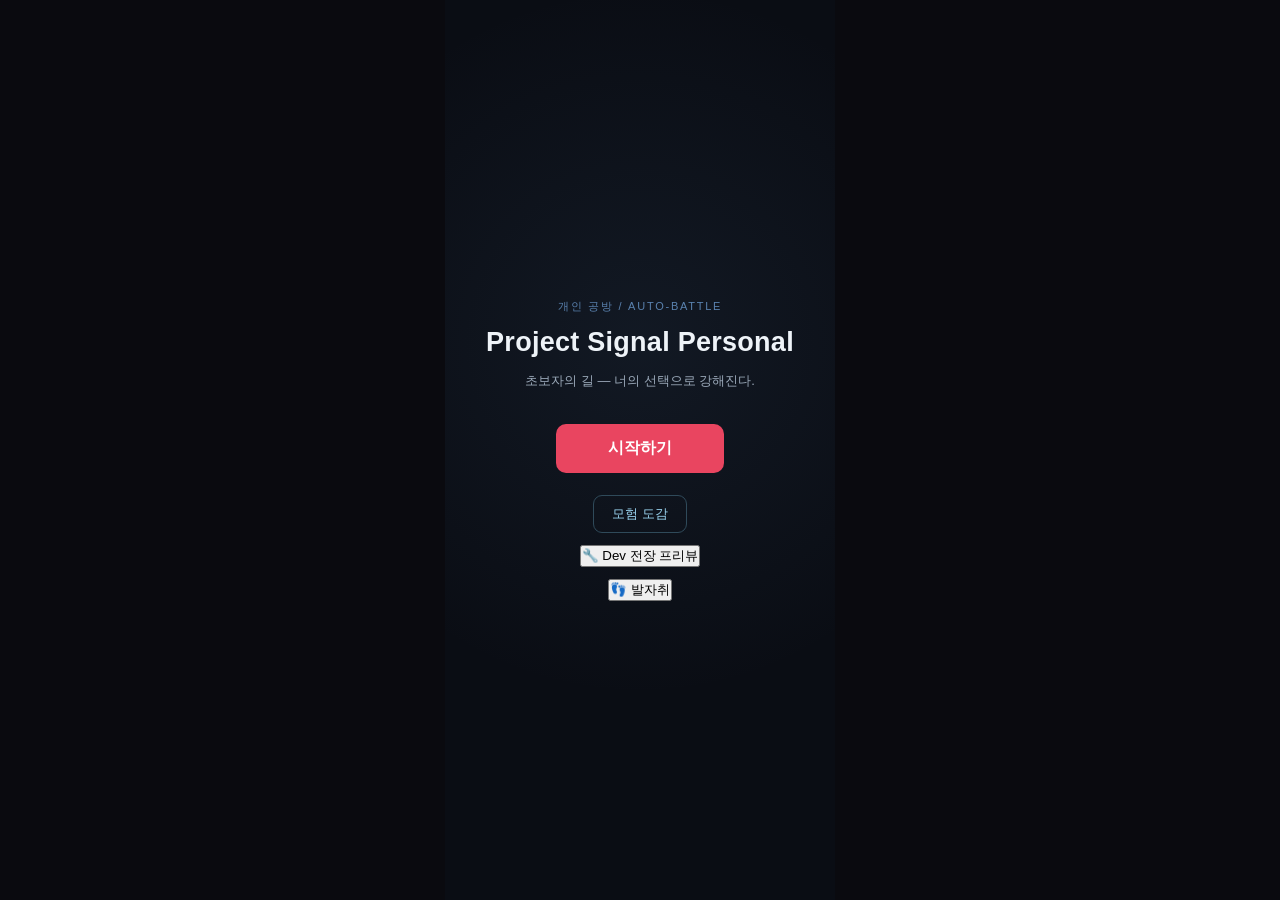
<file: index.html>
<!DOCTYPE html>
<html lang="ko">
<head>
  <meta charset="UTF-8" />
  <meta name="viewport" content="width=device-width, initial-scale=1.0, viewport-fit=cover" />
  <title>Project Signal Personal</title>
  <link rel="stylesheet" href="./src/ui/styles.css" />
  <link rel="stylesheet" href="./src/ui/avatars.css" />
</head>
<body>
  <main id="app">
    <section id="game-frame">

      <!-- 타이틀 화면 -->
      <section id="title-screen" hidden>
        <div id="title-inner">
          <p id="title-kicker">개인 공방 / Auto-Battle</p>
          <h1 id="title-name">Project Signal Personal</h1>
          <p id="title-tagline">초보자의 길 — 너의 선택으로 강해진다.</p>
          <button id="title-start" type="button">시작하기</button>
          <!-- Job Codex Entry Foundation → Discovery Codex Foundation 01: 4탭 도감(영웅/유물/몬스터/발견 현황) -->
          <button id="title-codex" type="button">모험 도감</button>
          <!-- Battlefield Preview & Layout Tune 01: Dev 전장 레이아웃 프리뷰(개발 확인용) -->
          <button id="title-dev-preview" type="button">🔧 Dev 전장 프리뷰</button>
          <!-- Run Footprints 01: 최근 10개 런 결과/현실 전투 시간 기록 패널 진입 -->
          <button id="title-footprints" type="button">👣 발자취</button>
        </div>
      </section>

      <!-- Job Codex Entry Foundation: SR-01~24 직업/아바타 관람 화면 (선택/시작 기능 아님) -->
      <section id="codex-screen" class="av-stage" hidden>
        <div id="codex-inner"></div>
      </section>

      <!-- Start Flow UX Polish 01: 스테이지 테마 선택 (초보자의 길만 진입, 나머지 잠금) -->
      <section id="stage-select" hidden>
        <div id="stage-select-inner"></div>
      </section>

      <!-- Game Flow 01 → Fusion Flow 01: 직업 선택 + 배치 화면
           기본 6직업 중 3명 선택 → 전열2/후열2 슬롯 배치 → 모험 시작.
           30종 확장은 카드 추가만으로 가능. 배치 상태는 main.js가 관리. -->
      <section id="job-select" hidden>
        <div id="job-select-inner">
          <!-- Start Flow UX Polish 01: 파티 준비 화면 좌상단 → 스테이지 선택 복귀 -->
          <div id="job-topbar">
            <button id="to-stage-btn" type="button">← 스테이지 선택</button>
            <p id="job-kicker">초보자의 길</p>
          </div>
          <h2 id="job-heading">함께 출발할 2명을 선택하세요</h2>
          <!-- Combat Readability Polish 02: data-avatar = 전투 유닛과 같은 avatarKey 참조 hook
               (.job-ava.avatar-{key} placeholder — 추후 루다 아바타를 카드/전투 공통 적용) -->
          <!-- Avatar Import 01: data-avatar 칩 placeholder → SR 아바타 미니(.av-stage 컨텍스트).
               figure 마크업은 main.js가 avatarFigureHTML로 주입한다(직업카드/전투 공통 키). -->
          <!-- Visual-First UI Cleanup 01: 카드는 아바타 단독(직업명/역할 텍스트 제거).
               직업 식별은 아바타가, 선택 결과는 하단 배치 슬롯의 직업명이 담당.
               접근성용 이름은 버튼 aria-label로 보존. -->
          <div id="job-grid" class="av-stage">
            <button type="button" class="job-card" data-job="warrior" data-avatar="warrior" aria-label="전사">
              <span class="job-ava" aria-hidden="true"></span>
            </button>
            <button type="button" class="job-card" data-job="guardian" data-avatar="guardian" aria-label="수호자">
              <span class="job-ava" aria-hidden="true"></span>
            </button>
            <button type="button" class="job-card" data-job="archer" data-avatar="archer" aria-label="궁수">
              <span class="job-ava" aria-hidden="true"></span>
            </button>
            <button type="button" class="job-card" data-job="priest" data-avatar="priest" aria-label="사제">
              <span class="job-ava" aria-hidden="true"></span>
            </button>
            <button type="button" class="job-card" data-job="cleric" data-avatar="cleric" aria-label="신관">
              <span class="job-ava" aria-hidden="true"></span>
            </button>
            <button type="button" class="job-card" data-job="trickster" data-avatar="trickster" aria-label="교란꾼">
              <span class="job-ava" aria-hidden="true"></span>
            </button>
          </div>
          <p id="formation-hint">배치 — 슬롯을 눌러 위치를 바꿀 수 있어요</p>
          <div id="formation-grid">
            <button type="button" class="form-slot-box" data-slot="f0"><span class="slot-name">전열 1</span><span class="slot-job">—</span></button>
            <button type="button" class="form-slot-box" data-slot="f1"><span class="slot-name">전열 2</span><span class="slot-job">—</span></button>
            <button type="button" class="form-slot-box" data-slot="b0"><span class="slot-name">후열 1</span><span class="slot-job">—</span></button>
            <button type="button" class="form-slot-box" data-slot="b1"><span class="slot-name">후열 2</span><span class="slot-job">—</span></button>
          </div>
          <button id="job-start" type="button" disabled>모험 시작</button>
        </div>
      </section>

      <!-- Fusion Flow Foundation 01: 합체 화면 (S3/S8 클리어 후) -->
      <section id="fusion-panel" class="flow-panel" hidden>
        <div id="fusion-body"></div>
      </section>

      <!-- Fusion Moment Foundation 01: 합체 결과(탄생) 확인 화면 -->
      <section id="fusion-result-panel" class="flow-panel av-stage" hidden>
        <div id="fusion-result-body"></div>
      </section>

      <!-- Fusion Flow Foundation 01: 동료 영입 화면 (S3 합체 후 / S5 클리어 후) -->
      <section id="recruit-panel" class="flow-panel av-stage" hidden>
        <div id="recruit-body"></div>
      </section>

      <!-- Party & Formation Integrity 01 보강: 재배치 화면 (합체+영입/4인 확장 후) -->
      <section id="arrange-panel" class="flow-panel" hidden>
        <div id="arrange-body"></div>
      </section>

      <!-- Run Structure 01A: 여정 선택 화면 (전투 후 다음 길을 고른다) -->
      <section id="route-panel" class="flow-panel" hidden>
        <div id="route-body"></div>
      </section>

      <!-- Rest Route Polish 01: 이슬 쉼터 휴식 장면 (회복 + 정비 연출 후 여정으로 복귀) -->
      <!-- Rest Grove Avatar Hotfix 02: av-stage 스코프 추가 — 아바타 파츠/티어 링은 .av-stage(또는 #battle-field) 안에서만 렌더된다(recruit/fusion 패널과 동일). 이게 없어 쉼터 아바타가 안 보였다. -->
      <section id="rest-panel" class="flow-panel av-stage" hidden>
        <div id="rest-body"></div>
      </section>

      <!-- 보상 선택 화면 (Reward & Growth 01: 버튼은 REWARDS 데이터에서 렌더) -->
      <section id="growth-panel" hidden>
        <div id="growth-stage-label"></div>
        <div id="growth-subtitle"></div>
        <div id="growth-choices"></div>
        <p id="growth-log"></p>
      </section>

      <!-- 전투 화면 -->
      <div id="battle-view">
        <header id="top-hud">
          <div id="stage-label">Stage 1</div>
          <div id="hud-right">
            <span id="status-label">ready</span>
            <button id="speed-toggle" type="button" aria-label="전투 배속">1x</button>
            <button id="to-title-btn" type="button" aria-label="타이틀로">타이틀</button>
          </div>
        </header>

        <div id="party-bonus" hidden></div>

        <!-- Run Structure 01A: run 표시(심도/보스 열쇠/위험도/여정 타입) -->
        <div id="run-status" hidden></div>

        <!-- Combat Grammar Polish 02: 프리뷰 디버깅 바 제거(사용자 화면에서 숨김).
             dev용 startPreview 함수는 코드에 남아있으나 UI 진입점은 없음. -->

        <section id="battle-field">
          <span class="team-label enemy">enemy side</span>
          <span class="team-label party">party side</span>
          <!-- Combat Readability Polish 02: 보스/정예 전용 정보 HUD (중앙 상단) -->
          <div id="encounter-hud" hidden></div>
          <div id="log-overlay" hidden></div>
          <div id="unit-layer"></div>
          <!-- Combat Visibility — 결속(금제·성벽) 지속선 레이어. 결속이 유지되는 동안 매 렌더 갱신(행동선처럼 사라지지 않음). -->
          <div id="bond-layer"></div>
          <div id="fx-layer"></div>
        </section>

        <!-- Battlefield Preview & Layout Tune 01: Dev 레이아웃 프리뷰 케이스 전환 바(프리뷰에서만 노출) -->
        <div id="dev-bar" hidden></div>

        <!-- 결과 오버레이 (전투 종료 시에만) -->
        <div id="result-overlay" hidden>
          <div id="result-card">
            <div id="result-title"></div>
            <!-- Return & Loot Core 01: 가져온/잃어버린 전리품 영역(클리어/전멸에서만 채워짐) -->
            <div id="result-loot"></div>
            <!-- Run Footprints 01: 직전 발자취 1줄(방금 저장된 최신 기록) -->
            <div id="result-footprint"></div>
            <div class="result-actions">
              <button id="result-restart" type="button"></button>
              <button id="result-title-btn" type="button">타이틀로</button>
            </div>
          </div>
        </div>
      </div>

      <!-- Run Footprints 01: 발자취 패널(최근 10개) — #game-frame 직속(타이틀/전투 어느 화면 위에도 떠야 하므로
           #battle-view 밖에 둔다). gameState.screen과 무관한 가벼운 오버레이 — 닫기/복사/초기화는 main.js가 처리. -->
      <div id="footprints-overlay" hidden>
        <div id="footprints-card">
          <div id="footprints-head">
            <span id="footprints-title">👣 발자취 · 최근 10개</span>
            <button id="footprints-close" type="button" aria-label="닫기">✕</button>
          </div>
          <div id="footprints-list"></div>
          <div id="footprints-actions">
            <button id="footprints-copy" type="button">복사(TSV)</button>
            <button id="footprints-clear" type="button">초기화</button>
          </div>
        </div>
      </div>

    </section>
  </main>
  <script type="module" src="./src/core/main.js"></script>
</body>
</html>
</file>
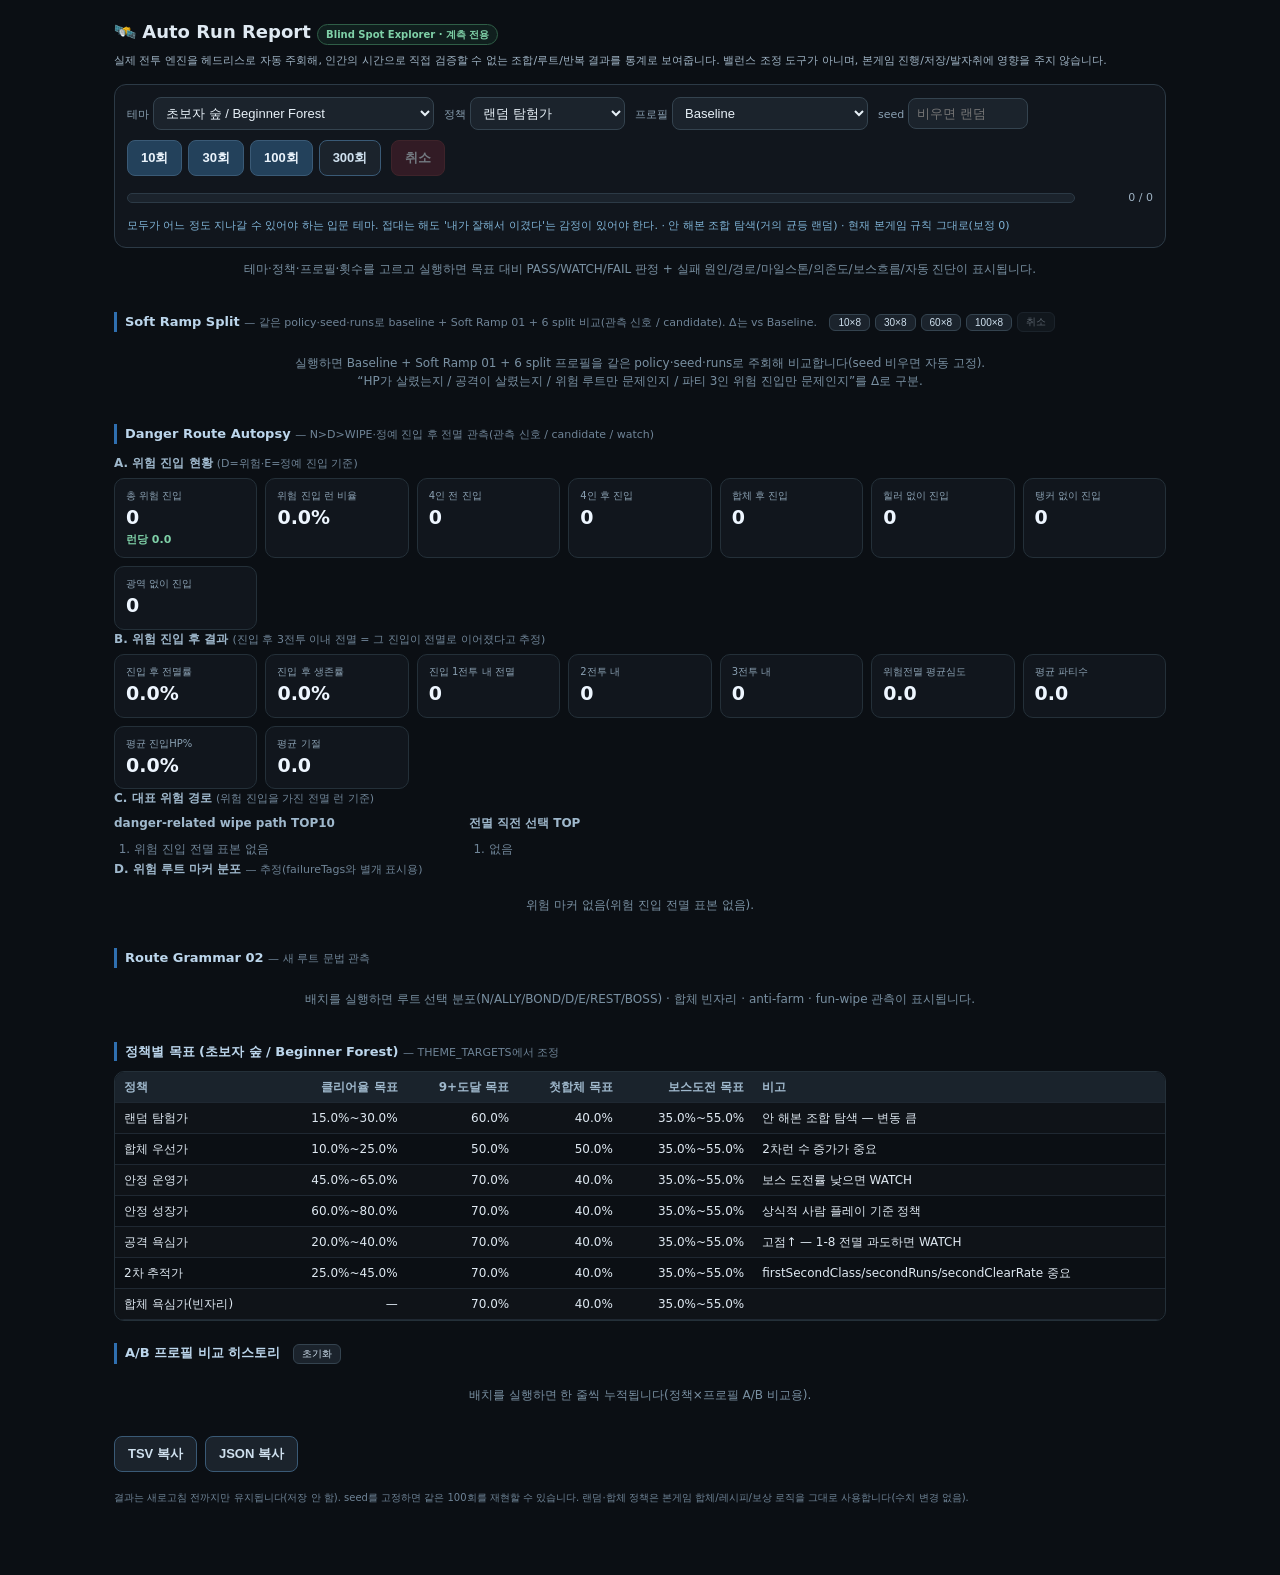
<file: dev/auto-run-report.html>
<!DOCTYPE html>
<html lang="ko">
<head>
  <meta charset="UTF-8" />
  <meta name="viewport" content="width=device-width, initial-scale=1.0" />
  <title>Auto Run Report — Blind Spot Explorer · Signal Personal (Dev)</title>
  <!--
    Auto Run Report 01 — Dev 전용 통계 관측소(별도 엔트리, index.html/본게임과 분리).
    실제 전투 엔진을 헤드리스로 100회+ 자동 주회해 클리어율/도달 심도/전멸 구간/파티·직업 성과를
    대시보드로 보여준다. 밸런스 조정 아님 — 계측 전용. 발자취/localStorage/본게임 state 무오염.
  -->
  <style>
    :root { color-scheme: dark; }
    * { box-sizing: border-box; }
    body { margin: 0; background: #0b0f14; color: #dfe9f2;
      font-family: system-ui, -apple-system, "Segoe UI", Roboto, sans-serif; font-size: 13px; line-height: 1.5; }
    #ar-app { max-width: 1080px; margin: 0 auto; padding: 18px 14px 60px; }
    header h1 { font-size: 18px; margin: 0 0 4px; }
    header .tag { display: inline-block; font-size: 10px; font-weight: 800; color: #7fd1a8;
      border: 1px solid #2f5e47; background: rgba(60,180,120,.1); border-radius: 999px; padding: 2px 8px; }
    header p { color: #9fb3c4; font-size: 11px; margin: 8px 0 0; }
    h3 { font-size: 13px; color: #bcd6ec; border-left: 3px solid #2f6fb0; padding-left: 8px; margin: 22px 0 10px; }
    h4 { font-size: 12px; color: #9fb8cc; margin: 0 0 6px; }

    #ar-controls { display: flex; flex-wrap: wrap; gap: 10px; align-items: center;
      background: #11161d; border: 1px solid #2c3a46; border-radius: 12px; padding: 12px; margin-top: 14px; }
    #ar-controls label { font-size: 11px; color: #8aa0b2; margin-right: 4px; }
    #ar-controls select, #ar-controls input { background: #1b232c; color: #e7f0f7; border: 1px solid #34434f;
      border-radius: 8px; padding: 7px 8px; font-size: 13px; }
    #ar-controls input { width: 120px; }
    #ar-run-btns { display: inline-flex; gap: 6px; }
    .ar-btn { border: 1px solid #3a5a76; border-radius: 8px; background: #23415b; color: #eaf3fb;
      padding: 8px 13px; font-size: 13px; font-weight: 700; cursor: pointer; }
    .ar-btn:active { transform: translateY(1px); }
    .ar-btn:disabled { opacity: .45; cursor: default; }
    .ar-btn.ghost { background: #1b232c; color: #cfe0ee; }
    #ar-cancel { background: #5b2330; border-color: #76343a; }
    #ar-progress { display: flex; align-items: center; gap: 8px; width: 100%; margin-top: 4px; }
    #ar-progress-bar { flex: 1; height: 10px; background: #1b232c; border: 1px solid #2c3a46; border-radius: 999px; overflow: hidden; }
    #ar-progress-fill { height: 100%; width: 0; background: #2f7d50; transition: width .12s linear; }
    #ar-progress-text { font-size: 11px; color: #9fb3c4; min-width: 70px; text-align: right; }
    .ar-desc { width: 100%; margin: 2px 0 0; font-size: 11px; color: #7fb3d6; }
    .ar-verdict { display: inline-block; font-size: 11px; font-weight: 800; border-radius: 6px; padding: 1px 8px; letter-spacing: .03em; }
    .ar-verdict.pass { color: #0c1a12; background: #6fd19a; }
    .ar-verdict.watch { color: #1c1606; background: #e6c578; }
    .ar-verdict.fail { color: #2a0f12; background: #f0a0a0; }
    .ar-flags { margin: 4px 0 0; padding-left: 18px; }
    .ar-flags li { font-size: 12px; color: #cfe0ee; padding: 2px 0; }
    .ar-diag { background: #11161d; border: 1px solid #2c3a46; border-radius: 10px; padding: 10px 12px; }
    .ar-diag div { font-size: 12.5px; color: #dfe9f2; padding: 2px 0; }
    .ar-diag b { color: #bfe3ff; }
    #ar-paths code, #ar-failcause code { font-size: 11px; color: #9fc4dd; background: #161e26; padding: 0 4px; border-radius: 4px; }
    .ar-meta { font-size: 10px; color: #6f8497; font-weight: 400; }
    .ar-mini { font-size: 10px; padding: 2px 8px; margin-left: 8px; border: 1px solid #34434f; border-radius: 6px;
      background: #1b232c; color: #cfe0ee; cursor: pointer; vertical-align: middle; font-weight: 400; }
    .ar-mini:disabled { opacity: .4; cursor: default; }
    /* Observation Batch 01 — Soft Ramp Split / Danger Autopsy */
    .ar-d { font-size: 10px; font-weight: 800; margin-left: 2px; }
    .ar-d.up { color: #7fd1a8; } .ar-d.down { color: #f0a0a0; } .ar-d.zero { color: #6f8497; }
    .ar-splitrow td { background: rgba(150,110,220,.06); }
    .ar-routeline { font-size: 12px; color: #cfe0ee; margin: 4px 0 10px; line-height: 1.6; }
    .ar-distchip { display: inline-block; font-size: 11px; color: #bcd0e4; margin: 0 6px 2px 0; }
    .ar-distchip b { color: #eef6ff; }
    .ar-splitctrl { display: inline-flex; gap: 5px; align-items: center; margin-left: 8px; vertical-align: middle; }
    .ar-splitctrl .ar-mini { margin-left: 0; }

    .ar-cards { display: grid; grid-template-columns: repeat(auto-fill, minmax(130px, 1fr)); gap: 8px; }
    .ar-card { background: #11161d; border: 1px solid #243039; border-radius: 10px; padding: 9px 11px; }
    .ar-card .k { font-size: 10px; color: #8aa0b2; }
    .ar-card .v { font-size: 19px; font-weight: 800; color: #eef6ff; }
    .ar-card .s { font-size: 11px; color: #7fd1a8; font-weight: 700; }
    .ar-meta { font-size: 11px; color: #6f8497; font-weight: 400; }

    .ar-bars { display: flex; flex-direction: column; gap: 6px; }
    .ar-bar-row { display: flex; align-items: center; gap: 8px; }
    .ar-bar-row .lab { width: 64px; font-size: 11px; color: #9fb3c4; }
    .ar-bar-row .bar { flex: 1; height: 16px; background: #11161d; border: 1px solid #243039; border-radius: 6px; overflow: hidden; }
    .ar-bar-row .fill { display: block; height: 100%; background: #b5503e; }
    .ar-bar-row .fill.alt { background: #2f7d50; }
    .ar-bar-row .num { width: 52px; text-align: right; font-size: 12px; font-weight: 700; }

    .ar-cols { display: grid; grid-template-columns: 1fr 1fr; gap: 14px; }
    @media (max-width: 720px) { .ar-cols { grid-template-columns: 1fr; } }
    .ar-tablewrap { overflow-x: auto; border: 1px solid #243039; border-radius: 10px; }
    table { border-collapse: collapse; width: 100%; font-size: 12px; white-space: nowrap; }
    th, td { padding: 6px 9px; border-bottom: 1px solid #1f2832; text-align: right; }
    th.txt, td.txt { text-align: left; }
    thead th { position: sticky; top: 0; background: #1a232c; color: #9fb8cc; font-weight: 700; }
    tbody tr:nth-child(odd) { background: rgba(255,255,255,.015); }
    .ar-2nd { font-size: 9px; color: #f0c674; border: 1px solid #6b5a2a; border-radius: 4px; padding: 0 4px; }
    .ar-empty { color: #7990a2; font-size: 12px; padding: 12px; text-align: center; }

    .ar-rewards { display: grid; grid-template-columns: repeat(3, 1fr); gap: 12px; }
    @media (max-width: 720px) { .ar-rewards { grid-template-columns: 1fr; } }
    .ar-rewardcol ol { margin: 0; padding-left: 20px; }
    .ar-rewardcol li { font-size: 12px; padding: 2px 0; }
    .ar-rewardcol li b { color: #bfe3ff; }

    #ar-exports { display: flex; gap: 8px; margin-top: 20px; }
    .ar-foot { font-size: 10px; color: #6f8497; margin-top: 18px; }
  </style>
</head>
<body>
  <div id="ar-app">
    <header>
      <h1>🛰️ Auto Run Report <span class="tag">Blind Spot Explorer · 계측 전용</span></h1>
      <p>실제 전투 엔진을 헤드리스로 자동 주회해, 인간의 시간으로 직접 검증할 수 없는 조합/루트/반복 결과를 통계로 보여줍니다.
        밸런스 조정 도구가 아니며, 본게임 진행/저장/발자취에 영향을 주지 않습니다.</p>
    </header>

    <div id="ar-controls">
      <span><label>테마</label><select id="ar-theme"></select></span>
      <span><label>정책</label><select id="ar-policy"></select></span>
      <span><label>프로필</label><select id="ar-profile"></select></span>
      <span><label>seed</label><input id="ar-seed" type="number" placeholder="비우면 랜덤" /></span>
      <span id="ar-run-btns">
        <button type="button" class="ar-btn" data-count="10">10회</button>
        <button type="button" class="ar-btn" data-count="30">30회</button>
        <button type="button" class="ar-btn" data-count="100">100회</button>
        <button type="button" class="ar-btn ghost" data-count="300">300회</button>
      </span>
      <button type="button" id="ar-cancel" class="ar-btn" disabled>취소</button>
      <div id="ar-progress" hidden>
        <div id="ar-progress-bar"><div id="ar-progress-fill"></div></div>
        <span id="ar-progress-text">0 / 0</span>
      </div>
      <p id="ar-desc" class="ar-desc"></p>
    </div>

    <section id="ar-validation"><div class="ar-empty">테마·정책·프로필·횟수를 고르고 실행하면 목표 대비 PASS/WATCH/FAIL 판정 + 실패 원인/경로/마일스톤/의존도/보스흐름/자동 진단이 표시됩니다.</div></section>
    <section id="ar-diagnosis"></section>
    <section id="ar-flags"></section>
    <section id="ar-failcause"></section>
    <section id="ar-paths"></section>
    <section id="ar-milestones"></section>
    <section id="ar-survival"></section>
    <section id="ar-dependency"></section>
    <section id="ar-bossflow"></section>
    <!-- Observation Batch 01 — 아래 두 섹션은 기존 섹션을 깨지 않고 추가된 관측 패널입니다 -->
    <section id="ar-splitpanel"></section>
    <section id="ar-danger"></section>
    <!-- Route Grammar 02 Phase 2 — 새 루트 문법 관측 섹션 -->
    <section id="ar-routegrammar"></section>
    <section id="ar-targets"></section>
    <section id="ar-summary"></section>
    <section id="ar-compare"></section>
    <section id="ar-deathband"></section>
    <div class="ar-cols">
      <section id="ar-clearparty"></section>
      <section id="ar-wipeparty"></section>
    </div>
    <section id="ar-jobs"></section>
    <section id="ar-second"></section>
    <section id="ar-rewards"></section>

    <div id="ar-exports" hidden>
      <button type="button" id="ar-copy-tsv" class="ar-btn ghost">TSV 복사</button>
      <button type="button" id="ar-copy-json" class="ar-btn ghost">JSON 복사</button>
    </div>

    <p class="ar-foot">결과는 새로고침 전까지만 유지됩니다(저장 안 함). seed를 고정하면 같은 100회를 재현할 수 있습니다.
      랜덤·합체 정책은 본게임 합체/레시피/보상 로직을 그대로 사용합니다(수치 변경 없음).</p>
  </div>

  <script type="module">
    import { initAutoRunReport } from "../src/dev/autoRunReport.js";
    initAutoRunReport();
  </script>
</body>
</html>
</file>
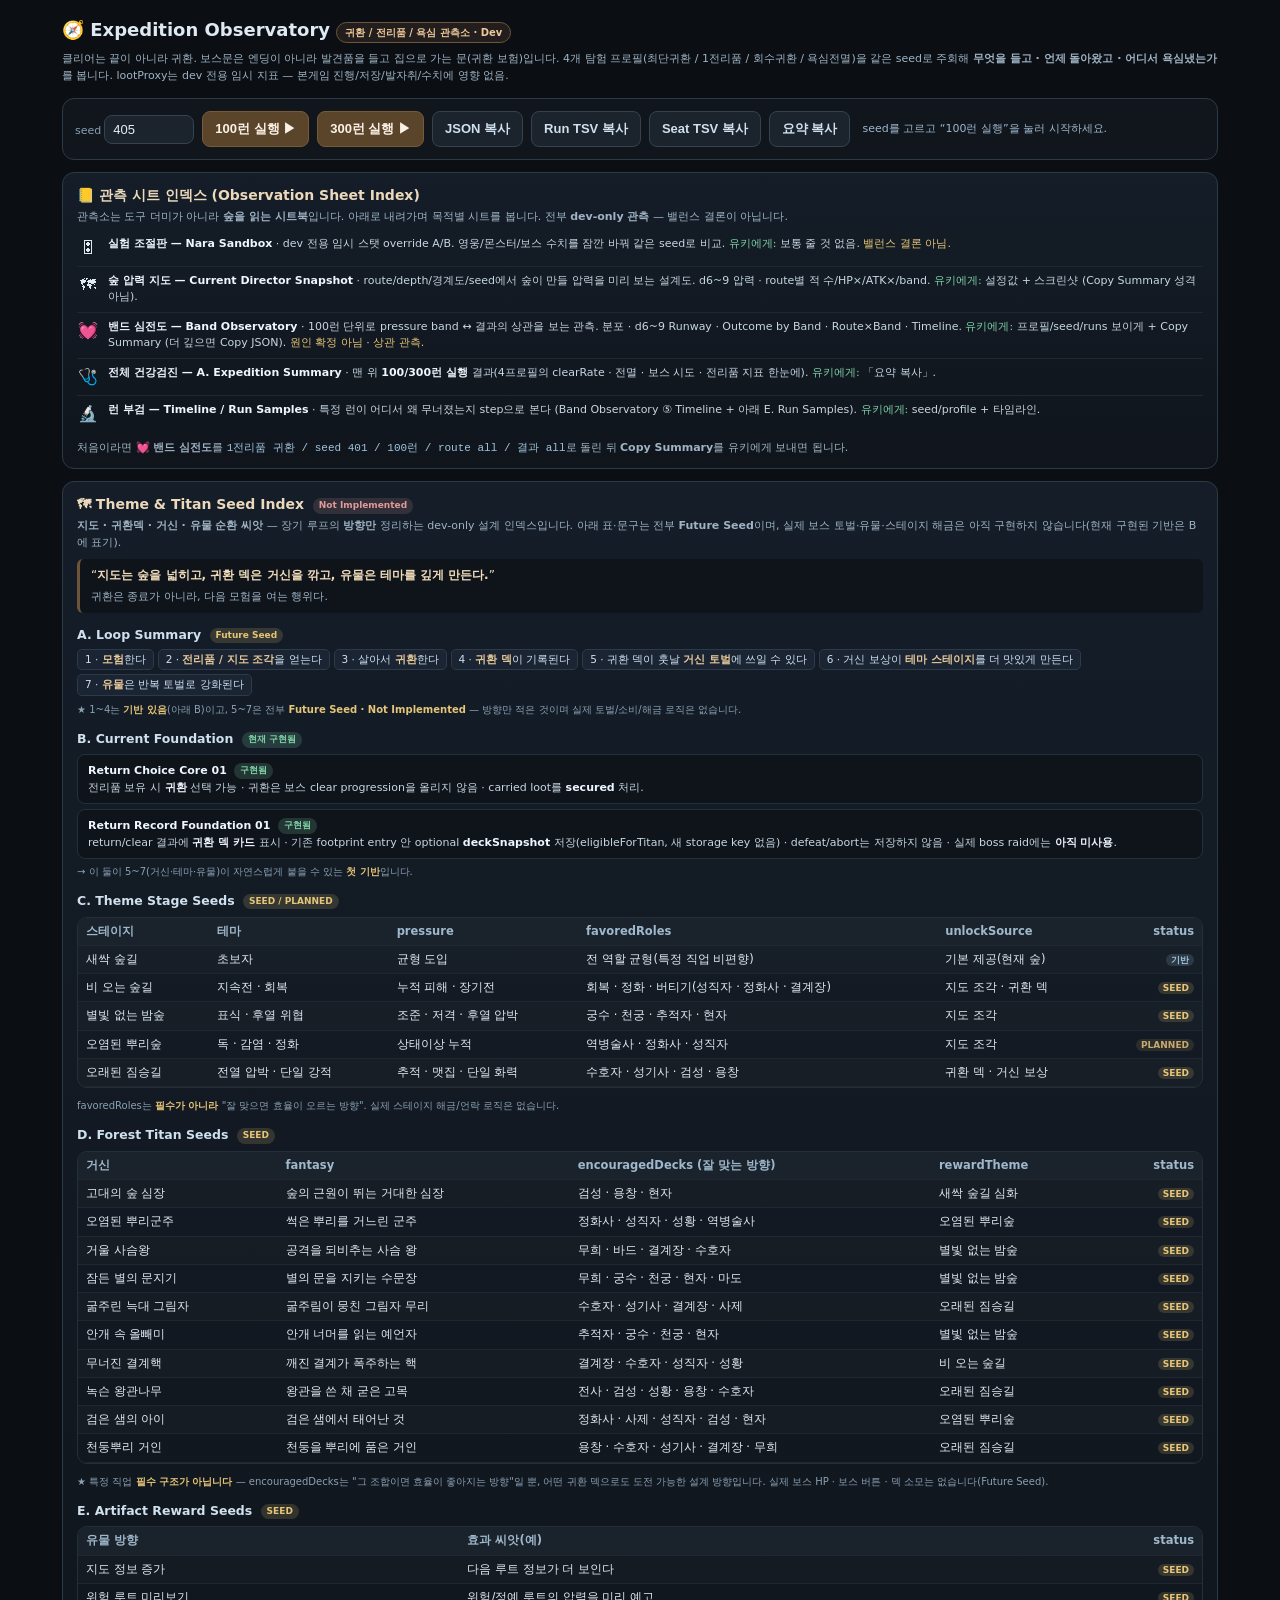
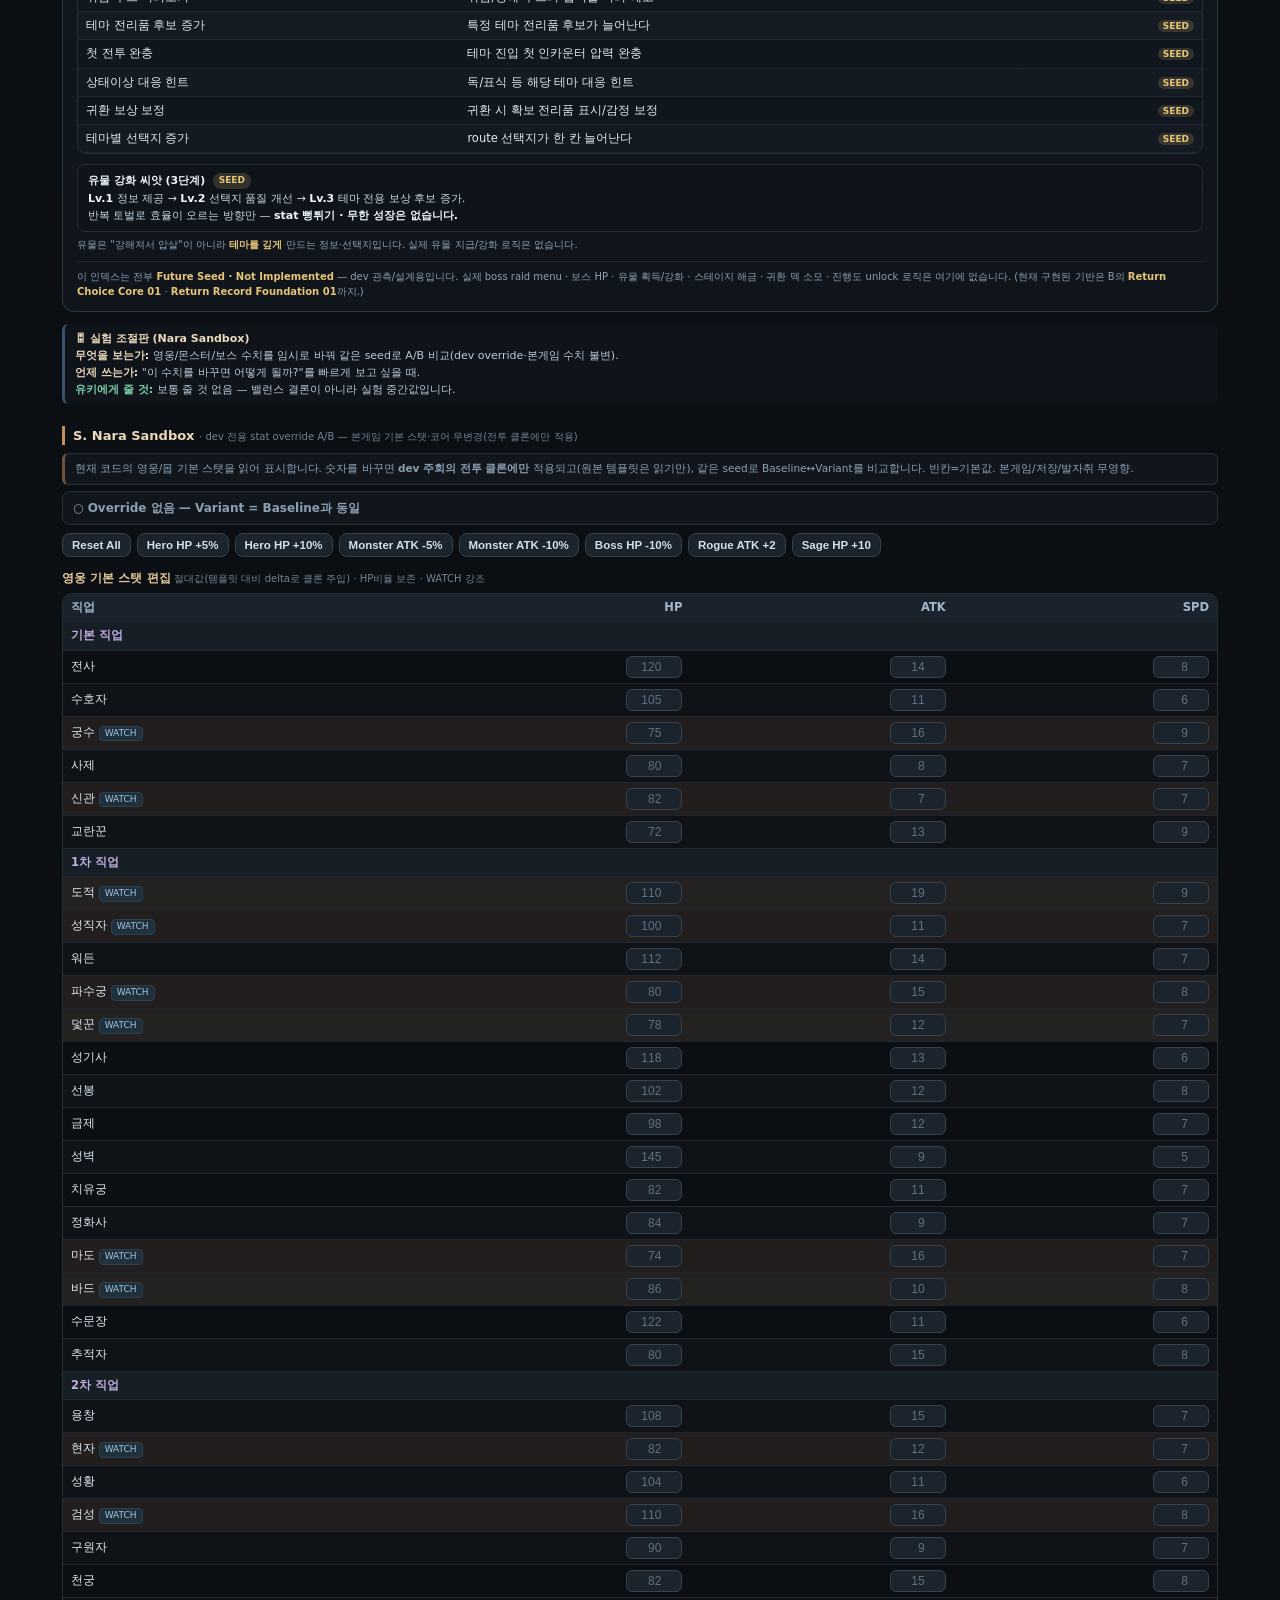
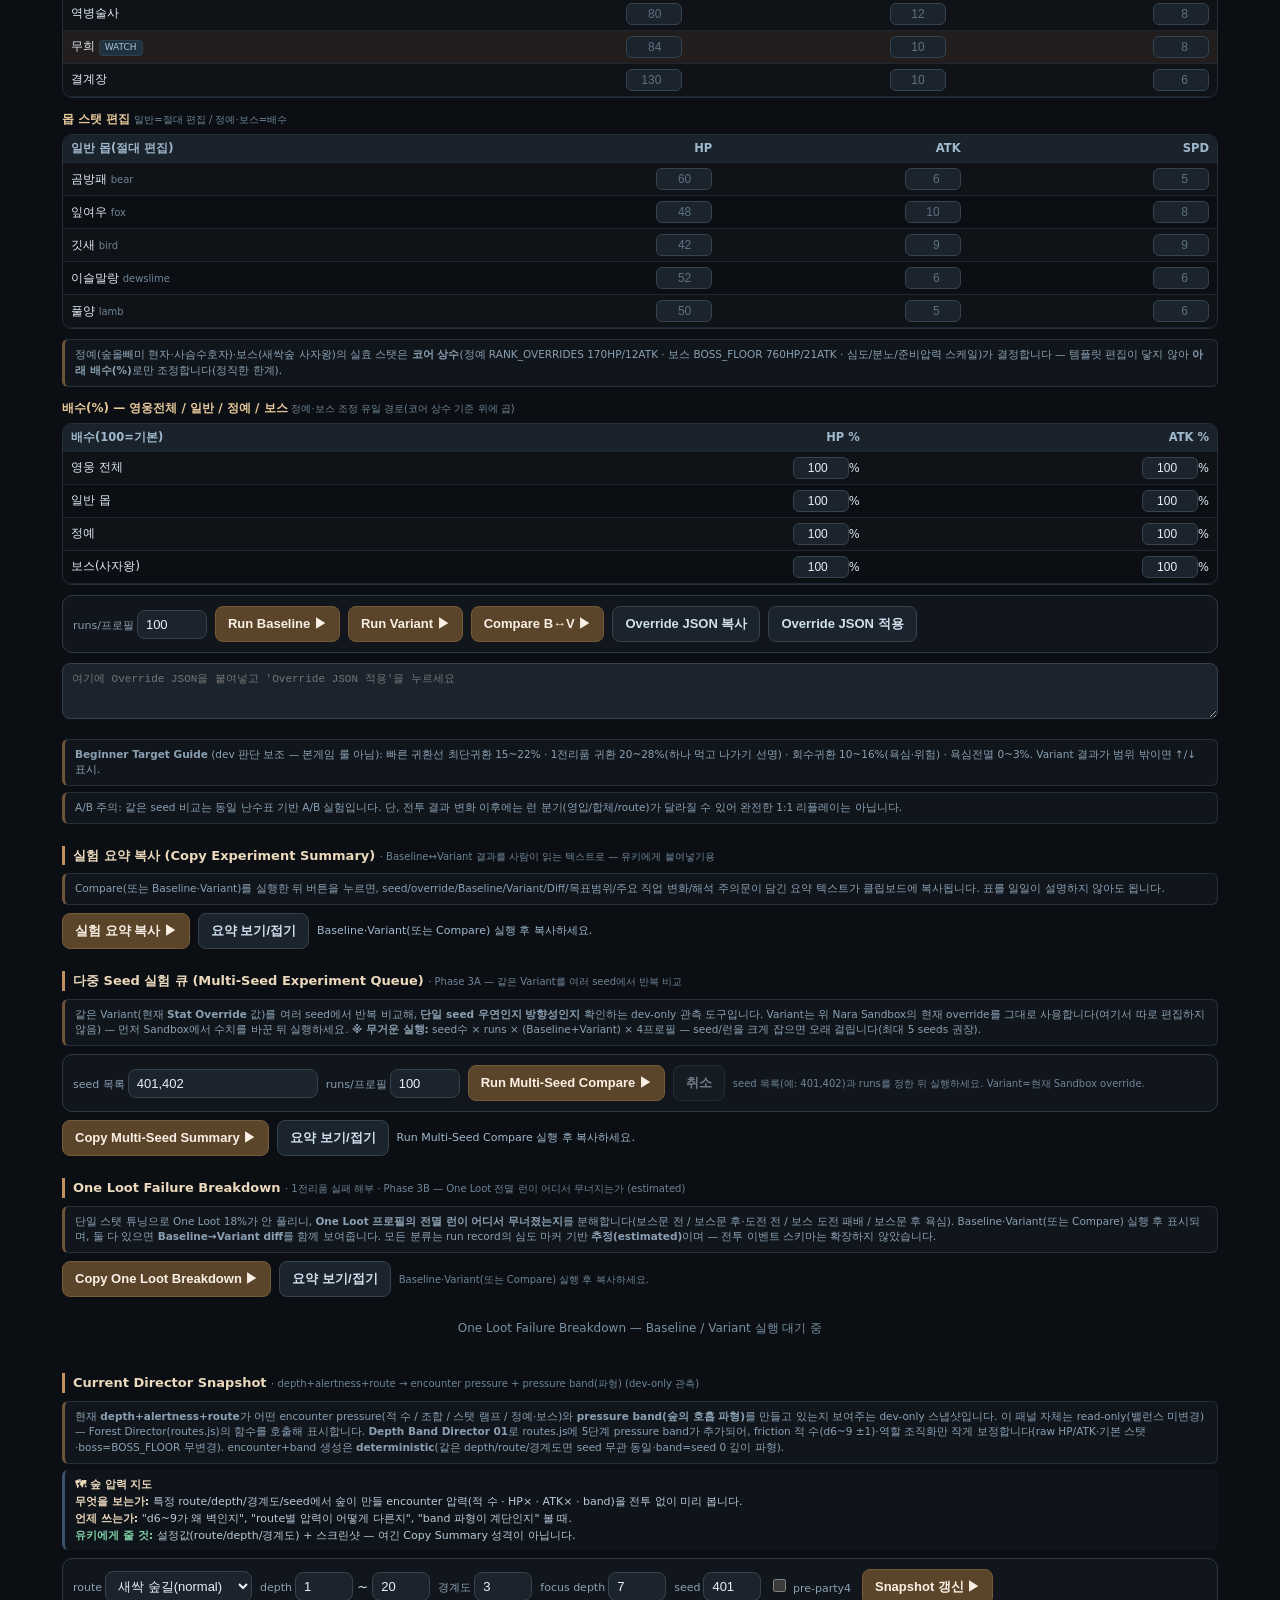
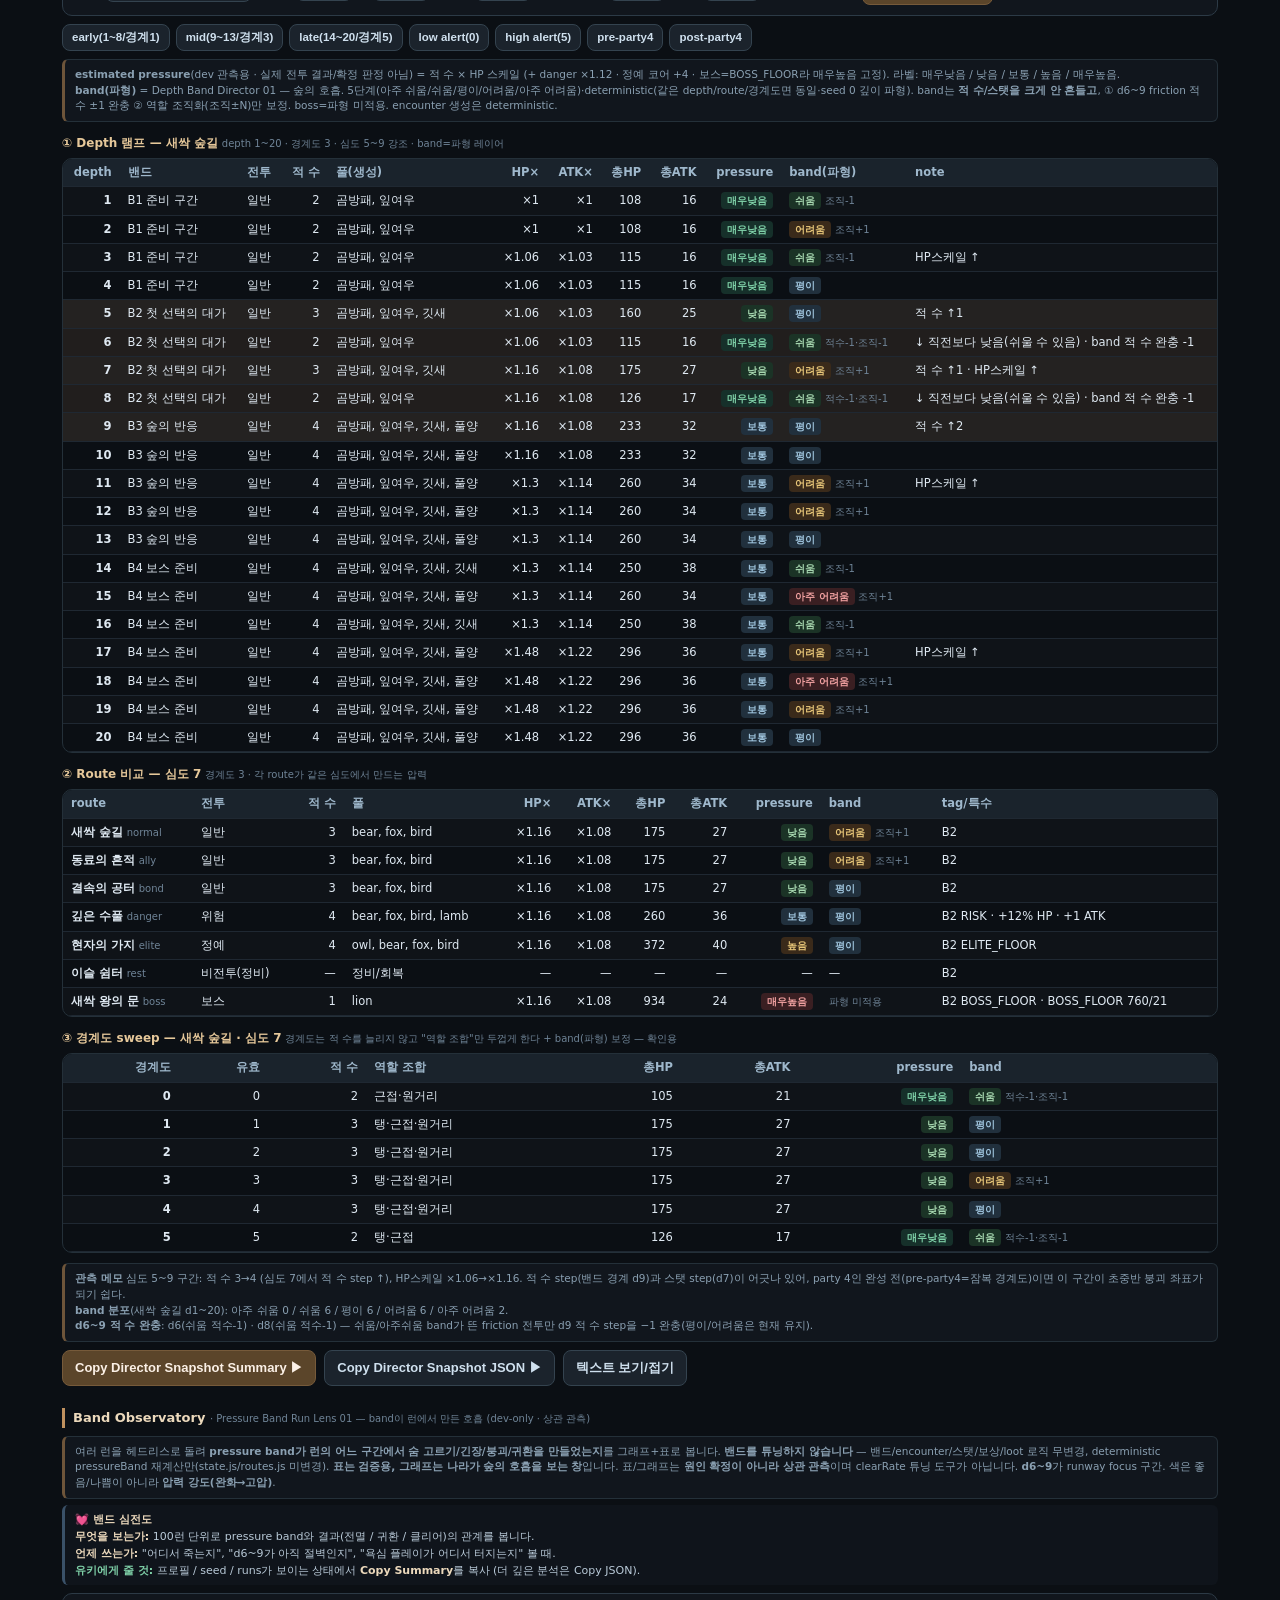
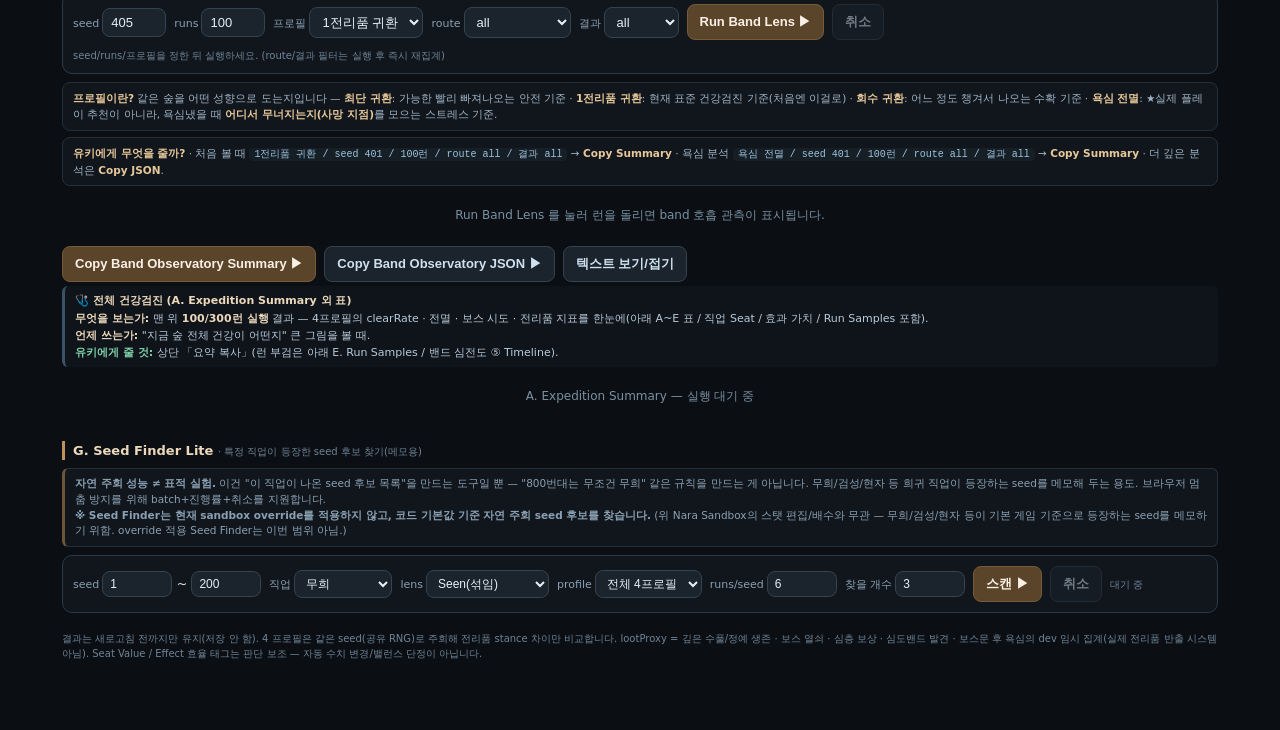
<file: dev/expedition-observatory.html>
<!DOCTYPE html>
<html lang="ko">
<head>
  <meta charset="UTF-8" />
  <meta name="viewport" content="width=device-width, initial-scale=1.0" />
  <link rel="icon" href="data:," />
  <title>Expedition Observatory — 귀환/전리품/욕심 관측소 · Signal Personal (Dev)</title>
  <!--
    Expedition Observatory — Observation Gear Reframe 01 / Phase 1 (Dev 전용 관측소, 본게임/AR/Balance Lab/Run Replay Lab과 분리).
    "클리어 심도 유도"가 아니라 "귀환 / 전리품 프록시(lootProxy) / 욕심 / 조합 가치 / 효과 가치"를 읽는다.
    4 Expedition Profile(최단귀환/1전리품/회수귀환/욕심전멸)을 같은 seed로 주회. 실제 전투 엔진 헤드리스 구동
    (렌더/FX/발자취/localStorage 미발생, gameState 복구). 본게임 수치/route/보스 조건 무변경 — lootProxy는 dev 임시 지표.
  -->
  <style>
    :root { color-scheme: dark; }
    * { box-sizing: border-box; }
    body { margin: 0; background: #0b0f14; color: #dfe9f2; font-family: system-ui, -apple-system, "Segoe UI", Roboto, sans-serif; font-size: 13px; line-height: 1.5; }
    #eo-app { max-width: 1180px; margin: 0 auto; padding: 16px 12px 60px; }
    header h1 { font-size: 18px; margin: 0 0 4px; }
    header .tag { display: inline-block; font-size: 10px; font-weight: 800; color: #f0c89a; border: 1px solid #6e553a; background: rgba(220,170,110,.1); border-radius: 999px; padding: 2px 8px; }
    header p { color: #9fb3c4; font-size: 11px; margin: 8px 0 0; }
    h3 { font-size: 13px; color: #ecd9bc; border-left: 3px solid #c0915f; padding-left: 8px; margin: 22px 0 8px; }
    .eo-meta { font-size: 10px; color: #6f8497; font-weight: 400; }
    .eo-sub { font-size: 9px; color: #7c93a6; font-weight: 400; }
    #eo-controls { display: flex; flex-wrap: wrap; gap: 8px; align-items: center; background: #11161d; border: 1px solid #2c3a46; border-radius: 12px; padding: 12px; margin-top: 14px; }
    #eo-controls label { font-size: 11px; color: #8aa0b2; margin-right: 3px; }
    #eo-controls input { background: #1b232c; color: #e7f0f7; border: 1px solid #34434f; border-radius: 8px; padding: 6px 8px; font-size: 13px; width: 90px; }
    .eo-btn { border: 1px solid #765a3a; border-radius: 8px; background: #5b452a; color: #fbf0e6; padding: 8px 12px; font-size: 13px; font-weight: 700; cursor: pointer; }
    .eo-btn.ghost { background: #1b232c; color: #cfe0ee; border-color: #34434f; }
    .eo-btn:active { transform: translateY(1px); }
    .eo-btn:disabled { opacity: .5; cursor: progress; }
    #eo-status { font-size: 11px; color: #9fb8cc; margin-left: 4px; }
    .eo-cards { display: grid; grid-template-columns: repeat(auto-fill, minmax(250px, 1fr)); gap: 8px; margin: 8px 0; }
    .eo-card { background: #11161d; border: 1px solid #243039; border-radius: 10px; padding: 10px 12px; }
    .eo-card .eo-cn { font-size: 14px; font-weight: 800; color: #eef6ff; }
    .eo-card .eo-cd { font-size: 10.5px; color: #8aa0b2; margin: 3px 0 6px; line-height: 1.4; }
    .eo-crow { display: flex; justify-content: space-between; font-size: 11px; color: #aebfce; padding: 1px 0; }
    .eo-crow b { color: #eef6ff; } .eo-crow b.clear { color: #7fd1a8; } .eo-crow b.wipe { color: #f0a0a0; }
    .eo-tablewrap { overflow-x: auto; border: 1px solid #243039; border-radius: 10px; margin: 6px 0 10px; }
    table { border-collapse: collapse; width: 100%; font-size: 11.5px; white-space: nowrap; }
    th, td { padding: 5px 8px; border-bottom: 1px solid #1f2832; text-align: right; }
    th.txt, td.txt { text-align: left; white-space: normal; }
    thead th { position: sticky; top: 0; background: #1a232c; color: #9fb8cc; font-weight: 700; }
    tbody tr:nth-child(odd) { background: rgba(255,255,255,.015); }
    td.clear, b.clear { color: #7fd1a8; } td.wipe { color: #f0a0a0; }
    .eo-grouprow td { background: #161e26; color: #c0aee0; font-weight: 700; text-align: left; }
    .eo-indent { color: #9fb3c4; }
    .eo-line { font-size: 12px; color: #cfe0ee; margin: 12px 0 2px; } .eo-line b { color: #e6c89a; }
    .eo-line code { background: #161e26; color: #9fc4dd; padding: 1px 5px; border-radius: 4px; font-size: 11px; white-space: normal; }
    .eo-note { font-size: 10.5px; color: #8aa0b2; background: #11161d; border: 1px solid #243039; border-left: 3px solid #6e553a; border-radius: 6px; padding: 7px 10px; margin: 6px 0; }
    .eo-d { font-weight: 700; } .eo-d.up { color: #7fd1a8; } .eo-d.down { color: #f0a0a0; } .eo-d.zero { color: #6f8497; }
    .eo-tag { display: inline-block; font-size: 9px; border-radius: 4px; padding: 0 5px; background: #21303d; color: #9fc4dd; border: 1px solid #2c4150; white-space: nowrap; }
    .eo-tag.hi { background: #1b3326; color: #7fd1a8; border-color: #2f5e47; }
    .eo-tag.lo { background: #3a2a1a; color: #e6c578; border-color: #5a4326; }
    .eo-val { color: #cfe0ee; font-weight: 600; }
    tr.eo-hl td { background: rgba(220,170,110,.10); }
    /* Phase 1.5 — Seat Value lens UI */
    .eo-lenscards { display: grid; grid-template-columns: repeat(auto-fill, minmax(160px, 1fr)); gap: 6px; margin: 6px 0; }
    .eo-lenscard { background: #11161d; border: 1px solid #243039; border-radius: 8px; padding: 6px 9px; opacity: .65; }
    .eo-lenscard.active { opacity: 1; border-color: #6e553a; background: #161e26; }
    .eo-lenscard b { color: #ecd9bc; font-size: 12px; }
    .eo-lenscard .eo-cd { font-size: 10px; color: #8aa0b2; margin-top: 2px; line-height: 1.35; }
    .eo-lenstabs { display: flex; flex-wrap: wrap; gap: 5px; margin: 8px 0 2px; }
    .eo-lens-tab { font-size: 12px; font-weight: 700; padding: 6px 12px; border-radius: 8px; cursor: pointer; background: #1b232c; color: #aebfce; border: 1px solid #34434f; }
    .eo-lens-tab.active { background: #5b452a; color: #fbf0e6; border-color: #765a3a; }
    .eo-lens-tab:active { transform: translateY(1px); }
    .eo-scard { background: #11161d; border: 1px solid #243039; border-radius: 10px; padding: 10px 12px; margin: 8px 0; }
    .eo-sl { font-size: 13px; font-weight: 800; color: #eef6ff; margin-bottom: 4px; }
    .eo-srow { display: flex; flex-wrap: wrap; gap: 4px 14px; font-size: 11px; color: #aebfce; margin: 2px 0; }
    .eo-srow b { color: #eef6ff; }
    .eo-sline { font-size: 11.5px; color: #cfe0ee; margin: 4px 0; } .eo-sline b { color: #e6c89a; }
    .eo-sline code { background: #161e26; color: #9fc4dd; padding: 1px 5px; border-radius: 4px; font-size: 10.5px; white-space: normal; word-break: break-all; }
    .eo-ev { font-size: 10.5px; color: #b9cad8; padding: 1px 0; }
    .eo-empty { color: #7990a2; font-size: 12px; padding: 14px; text-align: center; }
    .eo-foot { font-size: 10px; color: #6f8497; margin-top: 18px; }
    /* Phase 2B — Nara Sandbox / Seed Finder */
    .eo-sbnum { width: 56px; background: #1b232c; color: #e7f0f7; border: 1px solid #34434f; border-radius: 6px; padding: 3px 5px; font-size: 12px; text-align: right; }
    .eo-sbnum::placeholder { color: #5d7282; }
    .eo-sb-ind { font-size: 12px; font-weight: 700; color: #8aa0b2; background: #11161d; border: 1px solid #243039; border-radius: 8px; padding: 7px 10px; margin: 6px 0; }
    .eo-sb-ind.on { color: #f0c89a; border-color: #6e553a; background: rgba(220,170,110,.08); }
    .eo-sb-ind .eo-meta { font-weight: 400; }
    .eo-sb-presets { display: flex; flex-wrap: wrap; gap: 6px; margin: 8px 0; }
    .eo-sb-mini { padding: 5px 9px; font-size: 11.5px; }
    .eo-sb-run { display: flex; flex-wrap: wrap; gap: 8px; align-items: center; background: #11161d; border: 1px solid #2c3a46; border-radius: 10px; padding: 10px; margin: 10px 0 6px; }
    .eo-sb-run label { font-size: 11px; color: #8aa0b2; margin-right: 3px; }
    .eo-sb-run input { background: #1b232c; color: #e7f0f7; border: 1px solid #34434f; border-radius: 8px; padding: 6px 8px; font-size: 13px; width: 70px; }
    .eo-sb-ta { width: 100%; min-height: 56px; background: #1b232c; color: #cfe0ee; border: 1px solid #34434f; border-radius: 8px; padding: 7px 9px; font-size: 11px; font-family: ui-monospace, monospace; margin: 4px 0 8px; resize: vertical; }
    #eo-sf-controls { display: flex; flex-wrap: wrap; gap: 8px; align-items: center; background: #11161d; border: 1px solid #2c3a46; border-radius: 10px; padding: 10px; margin: 8px 0; }
    #eo-sf-controls label { font-size: 11px; color: #8aa0b2; margin-right: 3px; }
    #eo-sf-controls input { width: 70px; background: #1b232c; color: #e7f0f7; border: 1px solid #34434f; border-radius: 8px; padding: 5px 7px; font-size: 12px; }
    #eo-sf-controls select { background: #1b232c; color: #e7f0f7; border: 1px solid #34434f; border-radius: 8px; padding: 5px 7px; font-size: 12px; }
    .eo-sf-chips { display: flex; flex-wrap: wrap; gap: 6px; margin: 6px 0; }
    .eo-sf-chips .eo-tag { font-size: 11px; padding: 2px 8px; }
    /* Phase 2D — Copy Experiment Summary */
    .eo-exp-controls { display: flex; flex-wrap: wrap; gap: 8px; align-items: center; margin: 8px 0; }
    #eo-exp-status { font-size: 11px; color: #9fb8cc; }
    .eo-exp-ta { width: 100%; min-height: 200px; max-height: 420px; background: #0e141b; color: #cfe0ee; border: 1px solid #34434f; border-radius: 8px; padding: 9px 11px; font-size: 11.5px; line-height: 1.55; font-family: ui-monospace, SFMono-Regular, Menlo, monospace; margin: 4px 0 8px; resize: vertical; white-space: pre; overflow: auto; }
    /* Phase 3A — Multi-Seed Experiment Queue */
    #eo-ms-controls { display: flex; flex-wrap: wrap; gap: 8px; align-items: center; background: #11161d; border: 1px solid #2c3a46; border-radius: 10px; padding: 10px; margin: 8px 0; }
    #eo-ms-controls label { font-size: 11px; color: #8aa0b2; margin-right: 3px; }
    #eo-ms-controls input[type="number"] { width: 70px; }
    #eo-ms-controls input { background: #1b232c; color: #e7f0f7; border: 1px solid #34434f; border-radius: 8px; padding: 6px 8px; font-size: 13px; }
    #eo-ms-controls input#eo-ms-seeds { width: 190px; max-width: 60vw; }
    .eo-ms-copyrow { display: flex; flex-wrap: wrap; gap: 8px; align-items: center; margin: 8px 0 2px; }
    #eo-ms-copy-status { font-size: 11px; color: #9fb8cc; }
    /* Current Director Snapshot 01 — depth/alertness/route encounter pressure 관측 패널 */
    #eo-dir-controls { display: flex; flex-wrap: wrap; gap: 8px; align-items: center; background: #11161d; border: 1px solid #2c3a46; border-radius: 10px; padding: 10px; margin: 8px 0; }
    #eo-dir-controls label { font-size: 11px; color: #8aa0b2; margin-right: 3px; }
    #eo-dir-controls input[type="number"] { width: 58px; background: #1b232c; color: #e7f0f7; border: 1px solid #34434f; border-radius: 8px; padding: 6px 8px; font-size: 13px; }
    #eo-dir-controls select { background: #1b232c; color: #e7f0f7; border: 1px solid #34434f; border-radius: 8px; padding: 6px 8px; font-size: 13px; }
    .eo-press { display: inline-block; font-size: 10px; font-weight: 800; border-radius: 4px; padding: 1px 6px; white-space: nowrap; }
    .eo-press--vlo { background: #16302a; color: #7fd1a8; } .eo-press--lo { background: #1b3326; color: #a7d8b0; }
    .eo-press--no { background: #21303d; color: #9fc4dd; } .eo-press--hi { background: #3a2a1a; color: #e6c578; }
    .eo-press--vhi { background: #3a1f22; color: #f0a0a0; }
    tr.eo-dhi td { background: rgba(220, 170, 110, .10); }
    /* Band Observatory 01 — controls + dev-only lightweight charts(외부 라이브러리 없음) */
    #eo-bo-controls { display: flex; flex-wrap: wrap; gap: 8px; align-items: center; background: #11161d; border: 1px solid #2c3a46; border-radius: 10px; padding: 10px; margin: 8px 0; }
    #eo-bo-controls label { font-size: 11px; color: #8aa0b2; margin-right: 3px; }
    #eo-bo-controls input[type="number"] { width: 64px; background: #1b232c; color: #e7f0f7; border: 1px solid #34434f; border-radius: 8px; padding: 6px 8px; font-size: 13px; }
    #eo-bo-controls select { background: #1b232c; color: #e7f0f7; border: 1px solid #34434f; border-radius: 8px; padding: 6px 8px; font-size: 13px; }
    .eo-chart { background: #11161d; border: 1px solid #243039; border-radius: 10px; padding: 9px 11px; margin: 8px 0; }
    .eo-chart-h { font-size: 12px; font-weight: 700; color: #ecd9bc; margin-bottom: 6px; }
    .eo-svg { width: 100%; height: auto; display: block; }
    .eo-bar-row { display: flex; align-items: center; gap: 8px; margin: 3px 0; font-size: 11px; }
    .eo-bar-lab { width: 60px; flex: none; color: #cfe0ee; text-align: right; }
    .eo-bar-track { flex: 1; min-width: 60px; height: 14px; background: #0e141b; border-radius: 4px; overflow: hidden; display: flex; }
    .eo-bar-fill { height: 100%; border-radius: 4px; }
    .eo-seg { height: 100%; display: inline-block; }
    .eo-bar-val { width: 150px; flex: none; color: #9fb3c4; font-size: 10px; text-align: left; }
    .eo-bo-legend { display: flex; flex-wrap: wrap; gap: 8px; margin-top: 6px; font-size: 10px; color: #9fb3c4; }
    .eo-bo-leg { display: inline-flex; align-items: center; gap: 3px; }
    .eo-seg-dot { width: 9px; height: 9px; border-radius: 2px; display: inline-block; }
    .eo-obar-wrap { display: flex; flex-wrap: wrap; gap: 10px; align-items: flex-end; }
    .eo-obar { display: flex; flex-direction: column; align-items: center; gap: 3px; }
    .eo-obar-bars { display: flex; align-items: flex-end; gap: 2px; height: 56px; }
    .eo-mini { width: 12px; height: 56px; background: #0e141b; border-radius: 2px; display: flex; align-items: flex-end; }
    .eo-mini-fill { width: 100%; border-radius: 2px; min-height: 1px; }
    .eo-obar-lab { font-size: 10px; color: #cfe0ee; text-align: center; line-height: 1.2; }
    .eo-strip { margin: 6px 0; }
    .eo-strip-h { font-size: 11.5px; margin-bottom: 3px; }
    .eo-strip-row { display: flex; flex-wrap: wrap; gap: 3px; }
    .eo-strip-cell { font-size: 9px; border: 1px solid; border-radius: 4px; padding: 2px 4px; color: #e7f0f7; white-space: nowrap; line-height: 1.15; text-align: center; }
    .eo-strip-cell b { font-size: 9.5px; }
    .eo-bo-tl { background: #0e141b; border: 1px solid #243039; border-radius: 8px; padding: 7px 9px; margin: 6px 0; }
    .eo-bo-tlh { font-size: 11.5px; margin-bottom: 3px; }
    .eo-bo-steps { display: flex; flex-wrap: wrap; gap: 4px; }
    .eo-bo-step { font-size: 10px; background: #1a2433; border: 1px solid #2c3a4a; border-radius: 5px; padding: 1px 5px; white-space: nowrap; color: #cfe0ee; }
    /* Observation Sheet Index 01 — 시트북 안내/네비게이션(dev-only 텍스트 · 관측 로직과 무관) */
    .eo-sheetbook { background: linear-gradient(180deg, #141d28, #10151c); border: 1px solid #2c3a46; border-radius: 12px; padding: 12px 14px; margin: 12px 0; }
    .eo-sheetbook h2 { font-size: 14px; color: #ecd9bc; margin: 0 0 3px; }
    .eo-sheetbook .eo-sb-lead { font-size: 11px; color: #9fb3c4; margin: 0 0 8px; line-height: 1.5; }
    .eo-sheet-row { display: flex; gap: 9px; padding: 6px 0; border-top: 1px solid #1f2832; }
    .eo-sheet-row:first-of-type { border-top: none; padding-top: 2px; }
    .eo-sheet-ico { font-size: 16px; flex: none; width: 22px; text-align: center; }
    .eo-sheet-body { font-size: 11px; color: #c7d6e2; line-height: 1.5; }
    .eo-sheet-body b { color: #eef6ff; }
    .eo-sheet-give { color: #7fd1a8; }
    .eo-sheet-warn { color: #e6c578; }
    .eo-guide { font-size: 11px; line-height: 1.55; color: #b9cad8; background: #0f141b; border-left: 3px solid #3a5168; border-radius: 6px; padding: 6px 10px; margin: 4px 0 6px; }
    .eo-guide b { color: #ecd9bc; }
    .eo-guide .eo-guide-give b { color: #7fd1a8; }
    .eo-profile-help, .eo-copy-help { font-size: 10.5px; line-height: 1.55; color: #9fb3c4; background: #11161d; border: 1px solid #243039; border-radius: 8px; padding: 7px 10px; margin: 6px 0; }
    .eo-profile-help b, .eo-copy-help b { color: #e6c89a; }
    .eo-copy-help code { background: #161e26; color: #9fc4dd; padding: 1px 5px; border-radius: 4px; font-size: 10px; }
    /* Theme & Titan Seed Index 01 — 지도·귀환덱·거신·유물 순환 설계 인덱스(dev-only 텍스트 · 전부 future seed/미구현 · gameplay/저장 무관) */
    .eo-tt-core { font-size: 12px; line-height: 1.6; color: #ecd9bc; background: #0f141b; border-left: 3px solid #6e553a; border-radius: 6px; padding: 7px 11px; margin: 4px 0 8px; }
    .eo-tt-core b { color: #f0dcbb; }
    .eo-tt-core .eo-tt-aux { display: block; font-size: 11px; color: #9fb3c4; margin-top: 3px; }
    .eo-tt-h3 { font-size: 12.5px; color: #cfe0ee; margin: 13px 0 4px; font-weight: 800; }
    .eo-tt-badge { display: inline-block; font-size: 9px; font-weight: 800; padding: 1px 6px; border-radius: 999px; vertical-align: 1px; margin-left: 4px; white-space: nowrap; }
    .eo-tt-badge--impl { background: rgba(127,209,168,.18); color: #7fd1a8; }
    .eo-tt-badge--base { background: rgba(159,196,221,.16); color: #9fc4dd; }
    .eo-tt-badge--seed { background: rgba(230,197,120,.16); color: #e6c578; }
    .eo-tt-badge--planned { background: rgba(200,168,110,.14); color: #c8a86e; }
    .eo-tt-badge--notimpl { background: rgba(240,160,160,.14); color: #e09a9a; }
    .eo-tt-loop { display: flex; flex-wrap: wrap; gap: 4px; margin: 4px 0 6px; }
    .eo-tt-step { font-size: 10.5px; background: #1a2433; border: 1px solid #2c3a4a; border-radius: 5px; padding: 2px 7px; color: #cfe0ee; }
    .eo-tt-step b { color: #e6c89a; }
    .eo-tt-found { font-size: 11px; line-height: 1.55; color: #c7d6e2; background: #0f141b; border: 1px solid #243039; border-radius: 8px; padding: 7px 10px; margin: 5px 0; }
    .eo-tt-found b { color: #eef6ff; }
    .eo-tt-note { font-size: 10px; color: #8aa0b4; margin: 4px 0 0; line-height: 1.5; }
    .eo-tt-note b { color: #e6c578; }
    .eo-tt-s { font-size: 9px; font-weight: 800; padding: 1px 5px; border-radius: 999px; white-space: nowrap; }
    .eo-tt-s--seed { background: rgba(230,197,120,.16); color: #e6c578; }
    .eo-tt-s--planned { background: rgba(200,168,110,.14); color: #c8a86e; }
    .eo-tt-s--base { background: rgba(159,196,221,.16); color: #9fc4dd; }
  </style>
</head>
<body>
  <div id="eo-app">
    <header>
      <h1>🧭 Expedition Observatory <span class="tag">귀환 / 전리품 / 욕심 관측소 · Dev</span></h1>
      <p>클리어는 끝이 아니라 귀환. 보스문은 엔딩이 아니라 발견품을 들고 집으로 가는 문(귀환 보험)입니다.
        4개 탐험 프로필(최단귀환 / 1전리품 / 회수귀환 / 욕심전멸)을 같은 seed로 주회해 <b>무엇을 들고 · 언제 돌아왔고 · 어디서 욕심냈는가</b>를 봅니다.
        lootProxy는 dev 전용 임시 지표 — 본게임 진행/저장/발자취/수치에 영향 없음.</p>
    </header>

    <div id="eo-controls">
      <span><label>seed</label><input id="eo-seed" type="number" value="405" /></span>
      <button type="button" id="eo-run100" class="eo-btn">100런 실행 ▶</button>
      <button type="button" id="eo-run300" class="eo-btn">300런 실행 ▶</button>
      <button type="button" id="eo-export-json" class="eo-btn ghost">JSON 복사</button>
      <button type="button" id="eo-export-tsv" class="eo-btn ghost">Run TSV 복사</button>
      <button type="button" id="eo-export-seat-tsv" class="eo-btn ghost">Seat TSV 복사</button>
      <button type="button" id="eo-export-txt" class="eo-btn ghost">요약 복사</button>
      <span id="eo-status">seed를 고르고 “100런 실행”을 눌러 시작하세요.</span>
    </div>

    <section id="eo-sheet-index" class="eo-sheetbook">
      <h2>📒 관측 시트 인덱스 (Observation Sheet Index)</h2>
      <p class="eo-sb-lead">관측소는 도구 더미가 아니라 <b>숲을 읽는 시트북</b>입니다. 아래로 내려가며 목적별 시트를 봅니다. 전부 <b>dev-only 관측</b> — 밸런스 결론이 아닙니다.</p>
      <div class="eo-sheet-row"><span class="eo-sheet-ico">🎛</span><span class="eo-sheet-body"><b>실험 조절판 — Nara Sandbox</b> · dev 전용 임시 스탯 override A/B. 영웅/몬스터/보스 수치를 잠깐 바꿔 같은 seed로 비교. <span class="eo-sheet-give">유키에게:</span> 보통 줄 것 없음. <span class="eo-sheet-warn">밸런스 결론 아님.</span></span></div>
      <div class="eo-sheet-row"><span class="eo-sheet-ico">🗺</span><span class="eo-sheet-body"><b>숲 압력 지도 — Current Director Snapshot</b> · route/depth/경계도/seed에서 숲이 만들 압력을 미리 보는 설계도. d6~9 압력 · route별 적 수/HP×/ATK×/band. <span class="eo-sheet-give">유키에게:</span> 설정값 + 스크린샷 (Copy Summary 성격 아님).</span></div>
      <div class="eo-sheet-row"><span class="eo-sheet-ico">💓</span><span class="eo-sheet-body"><b>밴드 심전도 — Band Observatory</b> · 100런 단위로 pressure band ↔ 결과의 상관을 보는 관측. 분포 · d6~9 Runway · Outcome by Band · Route×Band · Timeline. <span class="eo-sheet-give">유키에게:</span> 프로필/seed/runs 보이게 + Copy Summary (더 깊으면 Copy JSON). <span class="eo-sheet-warn">원인 확정 아님 · 상관 관측.</span></span></div>
      <div class="eo-sheet-row"><span class="eo-sheet-ico">🩺</span><span class="eo-sheet-body"><b>전체 건강검진 — A. Expedition Summary</b> · 맨 위 <b>100/300런 실행</b> 결과(4프로필의 clearRate · 전멸 · 보스 시도 · 전리품 지표 한눈에). <span class="eo-sheet-give">유키에게:</span> 「요약 복사」.</span></div>
      <div class="eo-sheet-row"><span class="eo-sheet-ico">🔬</span><span class="eo-sheet-body"><b>런 부검 — Timeline / Run Samples</b> · 특정 런이 어디서 왜 무너졌는지 step으로 본다 (Band Observatory ⑤ Timeline + 아래 E. Run Samples). <span class="eo-sheet-give">유키에게:</span> seed/profile + 타임라인.</span></div>
      <p class="eo-sb-lead" style="margin:8px 0 0">처음이라면 <b>💓 밴드 심전도</b>를 <code style="color:#9fc4dd">1전리품 귀환 / seed 401 / 100런 / route all / 결과 all</code>로 돌린 뒤 <b>Copy Summary</b>를 유키에게 보내면 됩니다.</p>
    </section>

    <!-- Theme & Titan Seed Index 01 — 지도·귀환덱·거신·유물 순환 설계 인덱스. dev-only 설계 씨앗 정리(텍스트/표만).
         ★실제 boss raid·보스 HP·유물 지급/강화·테마 해금·귀환 덱 소모·진행도 unlock은 구현하지 않음(전부 Future Seed).
         core/data/ui/gameplay·storage 무관 — 이 섹션은 정적 HTML 텍스트입니다. -->
    <section id="eo-titan-seed-index" class="eo-sheetbook">
      <h2>🗺 Theme &amp; Titan Seed Index <span class="eo-tt-badge eo-tt-badge--notimpl">Not Implemented</span></h2>
      <p class="eo-sb-lead"><b>지도 · 귀환덱 · 거신 · 유물 순환 씨앗</b> — 장기 루프의 <b>방향만</b> 정리하는 dev-only 설계 인덱스입니다. 아래 표·문구는 전부 <b>Future Seed</b>이며, 실제 보스 토벌·유물·스테이지 해금은 아직 구현하지 않습니다(현재 구현된 기반은 B에 표기).</p>
      <div class="eo-tt-core">“<b>지도는 숲을 넓히고, 귀환 덱은 거신을 깎고, 유물은 테마를 깊게 만든다.</b>”
        <span class="eo-tt-aux">귀환은 종료가 아니라, 다음 모험을 여는 행위다.</span></div>

      <div class="eo-tt-h3">A. Loop Summary <span class="eo-tt-badge eo-tt-badge--seed">Future Seed</span></div>
      <div class="eo-tt-loop">
        <span class="eo-tt-step">1 · <b>모험</b>한다</span>
        <span class="eo-tt-step">2 · <b>전리품 / 지도 조각</b>을 얻는다</span>
        <span class="eo-tt-step">3 · 살아서 <b>귀환</b>한다</span>
        <span class="eo-tt-step">4 · <b>귀환 덱</b>이 기록된다</span>
        <span class="eo-tt-step">5 · 귀환 덱이 훗날 <b>거신 토벌</b>에 쓰일 수 있다</span>
        <span class="eo-tt-step">6 · 거신 보상이 <b>테마 스테이지</b>를 더 맛있게 만든다</span>
        <span class="eo-tt-step">7 · <b>유물</b>은 반복 토벌로 강화된다</span>
      </div>
      <p class="eo-tt-note">★ 1~4는 <b>기반 있음</b>(아래 B)이고, 5~7은 전부 <b>Future Seed · Not Implemented</b> — 방향만 적은 것이며 실제 토벌/소비/해금 로직은 없습니다.</p>

      <div class="eo-tt-h3">B. Current Foundation <span class="eo-tt-badge eo-tt-badge--impl">현재 구현됨</span></div>
      <div class="eo-tt-found"><b>Return Choice Core 01</b> <span class="eo-tt-badge eo-tt-badge--impl">구현됨</span><br>전리품 보유 시 <b>귀환</b> 선택 가능 · 귀환은 보스 clear progression을 올리지 않음 · carried loot를 <b>secured</b> 처리.</div>
      <div class="eo-tt-found"><b>Return Record Foundation 01</b> <span class="eo-tt-badge eo-tt-badge--impl">구현됨</span><br>return/clear 결과에 <b>귀환 덱 카드</b> 표시 · 기존 footprint entry 안 optional <b>deckSnapshot</b> 저장(eligibleForTitan, 새 storage key 없음) · defeat/abort는 저장하지 않음 · 실제 boss raid에는 <b>아직 미사용</b>.</div>
      <p class="eo-tt-note">→ 이 둘이 5~7(거신·테마·유물)이 자연스럽게 붙을 수 있는 <b>첫 기반</b>입니다.</p>

      <div class="eo-tt-h3">C. Theme Stage Seeds <span class="eo-tt-badge eo-tt-badge--seed">SEED / PLANNED</span></div>
      <div class="eo-tablewrap"><table>
        <thead><tr><th class="txt">스테이지</th><th class="txt">테마</th><th class="txt">pressure</th><th class="txt">favoredRoles</th><th class="txt">unlockSource</th><th>status</th></tr></thead>
        <tbody>
          <tr><td class="txt">새싹 숲길</td><td class="txt">초보자</td><td class="txt">균형 도입</td><td class="txt">전 역할 균형(특정 직업 비편향)</td><td class="txt">기본 제공(현재 숲)</td><td><span class="eo-tt-s eo-tt-s--base">기반</span></td></tr>
          <tr><td class="txt">비 오는 숲길</td><td class="txt">지속전 · 회복</td><td class="txt">누적 피해 · 장기전</td><td class="txt">회복 · 정화 · 버티기(성직자 · 정화사 · 결계장)</td><td class="txt">지도 조각 · 귀환 덱</td><td><span class="eo-tt-s eo-tt-s--seed">SEED</span></td></tr>
          <tr><td class="txt">별빛 없는 밤숲</td><td class="txt">표식 · 후열 위협</td><td class="txt">조준 · 저격 · 후열 압박</td><td class="txt">궁수 · 천궁 · 추적자 · 현자</td><td class="txt">지도 조각</td><td><span class="eo-tt-s eo-tt-s--seed">SEED</span></td></tr>
          <tr><td class="txt">오염된 뿌리숲</td><td class="txt">독 · 감염 · 정화</td><td class="txt">상태이상 누적</td><td class="txt">역병술사 · 정화사 · 성직자</td><td class="txt">지도 조각</td><td><span class="eo-tt-s eo-tt-s--planned">PLANNED</span></td></tr>
          <tr><td class="txt">오래된 짐승길</td><td class="txt">전열 압박 · 단일 강적</td><td class="txt">추적 · 맷집 · 단일 화력</td><td class="txt">수호자 · 성기사 · 검성 · 용창</td><td class="txt">귀환 덱 · 거신 보상</td><td><span class="eo-tt-s eo-tt-s--seed">SEED</span></td></tr>
        </tbody>
      </table></div>
      <p class="eo-tt-note">favoredRoles는 <b>필수가 아니라</b> "잘 맞으면 효율이 오르는 방향". 실제 스테이지 해금/언락 로직은 없습니다.</p>

      <div class="eo-tt-h3">D. Forest Titan Seeds <span class="eo-tt-badge eo-tt-badge--seed">SEED</span></div>
      <div class="eo-tablewrap"><table>
        <thead><tr><th class="txt">거신</th><th class="txt">fantasy</th><th class="txt">encouragedDecks (잘 맞는 방향)</th><th class="txt">rewardTheme</th><th>status</th></tr></thead>
        <tbody>
          <tr><td class="txt">고대의 숲 심장</td><td class="txt">숲의 근원이 뛰는 거대한 심장</td><td class="txt">검성 · 용창 · 현자</td><td class="txt">새싹 숲길 심화</td><td><span class="eo-tt-s eo-tt-s--seed">SEED</span></td></tr>
          <tr><td class="txt">오염된 뿌리군주</td><td class="txt">썩은 뿌리를 거느린 군주</td><td class="txt">정화사 · 성직자 · 성황 · 역병술사</td><td class="txt">오염된 뿌리숲</td><td><span class="eo-tt-s eo-tt-s--seed">SEED</span></td></tr>
          <tr><td class="txt">거울 사슴왕</td><td class="txt">공격을 되비추는 사슴 왕</td><td class="txt">무희 · 바드 · 결계장 · 수호자</td><td class="txt">별빛 없는 밤숲</td><td><span class="eo-tt-s eo-tt-s--seed">SEED</span></td></tr>
          <tr><td class="txt">잠든 별의 문지기</td><td class="txt">별의 문을 지키는 수문장</td><td class="txt">무희 · 궁수 · 천궁 · 현자 · 마도</td><td class="txt">별빛 없는 밤숲</td><td><span class="eo-tt-s eo-tt-s--seed">SEED</span></td></tr>
          <tr><td class="txt">굶주린 늑대 그림자</td><td class="txt">굶주림이 뭉친 그림자 무리</td><td class="txt">수호자 · 성기사 · 결계장 · 사제</td><td class="txt">오래된 짐승길</td><td><span class="eo-tt-s eo-tt-s--seed">SEED</span></td></tr>
          <tr><td class="txt">안개 속 올빼미</td><td class="txt">안개 너머를 읽는 예언자</td><td class="txt">추적자 · 궁수 · 천궁 · 현자</td><td class="txt">별빛 없는 밤숲</td><td><span class="eo-tt-s eo-tt-s--seed">SEED</span></td></tr>
          <tr><td class="txt">무너진 결계핵</td><td class="txt">깨진 결계가 폭주하는 핵</td><td class="txt">결계장 · 수호자 · 성직자 · 성황</td><td class="txt">비 오는 숲길</td><td><span class="eo-tt-s eo-tt-s--seed">SEED</span></td></tr>
          <tr><td class="txt">녹슨 왕관나무</td><td class="txt">왕관을 쓴 채 굳은 고목</td><td class="txt">전사 · 검성 · 성황 · 용창 · 수호자</td><td class="txt">오래된 짐승길</td><td><span class="eo-tt-s eo-tt-s--seed">SEED</span></td></tr>
          <tr><td class="txt">검은 샘의 아이</td><td class="txt">검은 샘에서 태어난 것</td><td class="txt">정화사 · 사제 · 성직자 · 검성 · 현자</td><td class="txt">오염된 뿌리숲</td><td><span class="eo-tt-s eo-tt-s--seed">SEED</span></td></tr>
          <tr><td class="txt">천둥뿌리 거인</td><td class="txt">천둥을 뿌리에 품은 거인</td><td class="txt">용창 · 수호자 · 성기사 · 결계장 · 무희</td><td class="txt">오래된 짐승길</td><td><span class="eo-tt-s eo-tt-s--seed">SEED</span></td></tr>
        </tbody>
      </table></div>
      <p class="eo-tt-note">★ 특정 직업 <b>필수 구조가 아닙니다</b> — encouragedDecks는 "그 조합이면 효율이 좋아지는 방향"일 뿐, 어떤 귀환 덱으로도 도전 가능한 설계 방향입니다. 실제 보스 HP · 보스 버튼 · 덱 소모는 없습니다(Future Seed).</p>

      <div class="eo-tt-h3">E. Artifact Reward Seeds <span class="eo-tt-badge eo-tt-badge--seed">SEED</span></div>
      <div class="eo-tablewrap"><table>
        <thead><tr><th class="txt">유물 방향</th><th class="txt">효과 씨앗(예)</th><th>status</th></tr></thead>
        <tbody>
          <tr><td class="txt">지도 정보 증가</td><td class="txt">다음 루트 정보가 더 보인다</td><td><span class="eo-tt-s eo-tt-s--seed">SEED</span></td></tr>
          <tr><td class="txt">위험 루트 미리보기</td><td class="txt">위험/정예 루트의 압력을 미리 예고</td><td><span class="eo-tt-s eo-tt-s--seed">SEED</span></td></tr>
          <tr><td class="txt">테마 전리품 후보 증가</td><td class="txt">특정 테마 전리품 후보가 늘어난다</td><td><span class="eo-tt-s eo-tt-s--seed">SEED</span></td></tr>
          <tr><td class="txt">첫 전투 완충</td><td class="txt">테마 진입 첫 인카운터 압력 완충</td><td><span class="eo-tt-s eo-tt-s--seed">SEED</span></td></tr>
          <tr><td class="txt">상태이상 대응 힌트</td><td class="txt">독/표식 등 해당 테마 대응 힌트</td><td><span class="eo-tt-s eo-tt-s--seed">SEED</span></td></tr>
          <tr><td class="txt">귀환 보상 보정</td><td class="txt">귀환 시 확보 전리품 표시/감정 보정</td><td><span class="eo-tt-s eo-tt-s--seed">SEED</span></td></tr>
          <tr><td class="txt">테마별 선택지 증가</td><td class="txt">route 선택지가 한 칸 늘어난다</td><td><span class="eo-tt-s eo-tt-s--seed">SEED</span></td></tr>
        </tbody>
      </table></div>
      <div class="eo-tt-found"><b>유물 강화 씨앗 (3단계)</b> <span class="eo-tt-badge eo-tt-badge--seed">SEED</span><br>
        <b>Lv.1</b> 정보 제공 → <b>Lv.2</b> 선택지 품질 개선 → <b>Lv.3</b> 테마 전용 보상 후보 증가. <br>
        반복 토벌로 효율이 오르는 방향만 — <b>stat 뻥튀기 · 무한 성장은 없습니다.</b></div>
      <p class="eo-tt-note">유물은 "강해져서 압살"이 아니라 <b>테마를 깊게</b> 만드는 정보·선택지입니다. 실제 유물 지급/강화 로직은 없습니다.</p>

      <p class="eo-tt-note" style="margin-top:9px; border-top:1px solid #1f2832; padding-top:7px">이 인덱스는 전부 <b>Future Seed · Not Implemented</b> — dev 관측/설계용입니다. 실제 boss raid menu · 보스 HP · 유물 획득/강화 · 스테이지 해금 · 귀환 덱 소모 · 진행도 unlock 로직은 여기에 없습니다. (현재 구현된 기반은 B의 <b>Return Choice Core 01</b> · <b>Return Record Foundation 01</b>까지.)</p>
    </section>

    <div class="eo-guide"><b>🎛 실험 조절판 (Nara Sandbox)</b><br><b>무엇을 보는가:</b> 영웅/몬스터/보스 수치를 임시로 바꿔 같은 seed로 A/B 비교(dev override·본게임 수치 불변). <br><b>언제 쓰는가:</b> "이 수치를 바꾸면 어떻게 될까?"를 빠르게 보고 싶을 때. <br><span class="eo-guide-give"><b>유키에게 줄 것:</b></span> 보통 줄 것 없음 — 밸런스 결론이 아니라 실험 중간값입니다.</div>
    <section id="eo-sandbox"></section>
    <section id="eo-compare"></section>

    <section id="eo-experiment">
      <h3>실험 요약 복사 (Copy Experiment Summary) <span class="eo-meta">· Baseline↔Variant 결과를 사람이 읽는 텍스트로 — 유키에게 붙여넣기용</span></h3>
      <div class="eo-note">Compare(또는 Baseline·Variant)를 실행한 뒤 버튼을 누르면, seed/override/Baseline/Variant/Diff/목표범위/주요 직업 변화/해석 주의문이 담긴 요약 텍스트가 클립보드에 복사됩니다. 표를 일일이 설명하지 않아도 됩니다.</div>
      <div class="eo-exp-controls">
        <button type="button" id="eo-exp-copy" class="eo-btn">실험 요약 복사 ▶</button>
        <button type="button" id="eo-exp-toggle" class="eo-btn ghost">요약 보기/접기</button>
        <span id="eo-exp-status" class="eo-meta">Baseline·Variant(또는 Compare) 실행 후 복사하세요.</span>
      </div>
      <textarea id="eo-exp-text" class="eo-exp-ta" readonly placeholder="실험 요약이 여기에 표시됩니다 (길면 내부 스크롤 — 클립보드 실패 시 여기서 직접 선택/복사)" style="display:none"></textarea>
    </section>

    <section id="eo-multiseed">
      <h3>다중 Seed 실험 큐 (Multi-Seed Experiment Queue) <span class="eo-meta">· Phase 3A — 같은 Variant를 여러 seed에서 반복 비교</span></h3>
      <div class="eo-note">같은 Variant(현재 <b>Stat Override</b> 값)를 여러 seed에서 반복 비교해, <b>단일 seed 우연인지 방향성인지</b> 확인하는 dev-only 관측 도구입니다. Variant는 위 Nara Sandbox의 현재 override를 그대로 사용합니다(여기서 따로 편집하지 않음) — 먼저 Sandbox에서 수치를 바꾼 뒤 실행하세요. <b>※ 무거운 실행:</b> seed수 × runs × (Baseline+Variant) × 4프로필 — seed/런을 크게 잡으면 오래 걸립니다(최대 5 seeds 권장).</div>
      <div id="eo-ms-controls">
        <span><label>seed 목록</label><input id="eo-ms-seeds" type="text" value="401,402" placeholder="401,402 (쉼표/공백/줄바꿈, 최대 5개)" /></span>
        <span><label>runs/프로필</label><input id="eo-ms-runs" type="number" value="100" /></span>
        <button type="button" id="eo-ms-run" class="eo-btn">Run Multi-Seed Compare ▶</button>
        <button type="button" id="eo-ms-cancel" class="eo-btn ghost" disabled>취소</button>
        <span id="eo-ms-status" class="eo-meta">seed 목록(예: 401,402)과 runs를 정한 뒤 실행하세요. Variant=현재 Sandbox override.</span>
      </div>
      <div id="eo-ms-out"></div>
      <div class="eo-ms-copyrow">
        <button type="button" id="eo-ms-copy" class="eo-btn">Copy Multi-Seed Summary ▶</button>
        <button type="button" id="eo-ms-toggle" class="eo-btn ghost">요약 보기/접기</button>
        <span id="eo-ms-copy-status" class="eo-meta">Run Multi-Seed Compare 실행 후 복사하세요.</span>
      </div>
      <textarea id="eo-ms-text" class="eo-exp-ta" readonly placeholder="Multi-Seed 요약이 여기에 표시됩니다 (길면 내부 스크롤 — 클립보드 실패 시 여기서 직접 선택/복사)" style="display:none"></textarea>
    </section>

    <section id="eo-oneloot">
      <h3>One Loot Failure Breakdown <span class="eo-meta">· 1전리품 실패 해부 · Phase 3B — One Loot 전멸 런이 어디서 무너지는가 (estimated)</span></h3>
      <div class="eo-note">단일 스탯 튜닝으로 One Loot 18%가 안 풀리니, <b>One Loot 프로필의 전멸 런이 어디서 무너졌는지</b>를 분해합니다(보스문 전 / 보스문 후·도전 전 / 보스 도전 패배 / 보스문 후 욕심). Baseline·Variant(또는 Compare) 실행 후 표시되며, 둘 다 있으면 <b>Baseline→Variant diff</b>를 함께 보여줍니다. 모든 분류는 run record의 심도 마커 기반 <b>추정(estimated)</b>이며 — 전투 이벤트 스키마는 확장하지 않았습니다.</div>
      <div class="eo-exp-controls">
        <button type="button" id="eo-ol-copy" class="eo-btn">Copy One Loot Breakdown ▶</button>
        <button type="button" id="eo-ol-toggle" class="eo-btn ghost">요약 보기/접기</button>
        <span id="eo-ol-status" class="eo-meta">Baseline·Variant(또는 Compare) 실행 후 복사하세요.</span>
      </div>
      <div id="eo-ol-out"><div class="eo-empty">One Loot Failure Breakdown — Baseline / Variant 실행 대기 중</div></div>
      <textarea id="eo-ol-text" class="eo-exp-ta" readonly placeholder="One Loot Breakdown 요약이 여기에 표시됩니다 (클립보드 실패 시 여기서 직접 선택/복사)" style="display:none"></textarea>
    </section>

    <section id="eo-director">
      <h3>Current Director Snapshot <span class="eo-meta">· depth+alertness+route → encounter pressure + pressure band(파형) (dev-only 관측)</span></h3>
      <div class="eo-note">현재 <b>depth+alertness+route</b>가 어떤 encounter pressure(적 수 / 조합 / 스탯 램프 / 정예·보스)와 <b>pressure band(숲의 호흡 파형)</b>를 만들고 있는지 보여주는 dev-only 스냅샷입니다. 이 패널 자체는 read-only(밸런스 미변경) — Forest Director(routes.js)의 함수를 호출해 표시합니다. <b>Depth Band Director 01</b>로 routes.js에 5단계 pressure band가 추가되어, friction 적 수(d6~9 ±1)·역할 조직화만 작게 보정합니다(raw HP/ATK·기본 스탯·boss=BOSS_FLOOR 무변경). encounter+band 생성은 <b>deterministic</b>(같은 depth/route/경계도면 seed 무관 동일·band=seed 0 깊이 파형).</div>
      <div class="eo-guide"><b>🗺 숲 압력 지도</b><br><b>무엇을 보는가:</b> 특정 route/depth/경계도/seed에서 숲이 만들 encounter 압력(적 수 · HP× · ATK× · band)을 전투 없이 미리 봅니다. <br><b>언제 쓰는가:</b> "d6~9가 왜 벽인지", "route별 압력이 어떻게 다른지", "band 파형이 계단인지" 볼 때. <br><span class="eo-guide-give"><b>유키에게 줄 것:</b></span> 설정값(route/depth/경계도) + 스크린샷 — 여긴 Copy Summary 성격이 아닙니다.</div>
      <div id="eo-dir-controls">
        <span><label>route</label><select id="eo-dir-route">
          <option value="normal">새싹 숲길(normal)</option>
          <option value="ally">동료의 흔적(ally)</option>
          <option value="bond">결속의 공터(bond)</option>
          <option value="danger">깊은 수풀(danger)</option>
          <option value="elite">현자의 가지(elite)</option>
          <option value="rest">이슬 쉼터(rest)</option>
          <option value="boss">새싹 왕의 문(boss)</option>
        </select></span>
        <span><label>depth</label><input id="eo-dir-dmin" type="number" value="1" /> ~ <input id="eo-dir-dmax" type="number" value="20" /></span>
        <span><label>경계도</label><input id="eo-dir-alert" type="number" value="3" min="0" max="5" /></span>
        <span><label>focus depth</label><input id="eo-dir-focus" type="number" value="7" /></span>
        <span><label>seed</label><input id="eo-dir-seed" type="number" value="401" /></span>
        <label><input id="eo-dir-pre4" type="checkbox" /> pre-party4</label>
        <button type="button" id="eo-dir-run" class="eo-btn">Snapshot 갱신 ▶</button>
      </div>
      <div id="eo-dir-presets" class="eo-sb-presets">
        <button type="button" class="eo-btn ghost eo-sb-mini" data-dir-preset="early">early(1~8/경계1)</button>
        <button type="button" class="eo-btn ghost eo-sb-mini" data-dir-preset="mid">mid(9~13/경계3)</button>
        <button type="button" class="eo-btn ghost eo-sb-mini" data-dir-preset="late">late(14~20/경계5)</button>
        <button type="button" class="eo-btn ghost eo-sb-mini" data-dir-preset="lowAlert">low alert(0)</button>
        <button type="button" class="eo-btn ghost eo-sb-mini" data-dir-preset="highAlert">high alert(5)</button>
        <button type="button" class="eo-btn ghost eo-sb-mini" data-dir-preset="pre4">pre-party4</button>
        <button type="button" class="eo-btn ghost eo-sb-mini" data-dir-preset="post4">post-party4</button>
      </div>
      <div id="eo-dir-out"></div>
      <div class="eo-ms-copyrow">
        <button type="button" id="eo-dir-copy-sum" class="eo-btn">Copy Director Snapshot Summary ▶</button>
        <button type="button" id="eo-dir-copy-json" class="eo-btn ghost">Copy Director Snapshot JSON ▶</button>
        <button type="button" id="eo-dir-toggle" class="eo-btn ghost">텍스트 보기/접기</button>
        <span id="eo-dir-copy-status" class="eo-meta"></span>
      </div>
      <textarea id="eo-dir-text" class="eo-exp-ta" readonly placeholder="Director Snapshot Summary / JSON이 여기에 표시됩니다 (클립보드 실패 시 직접 선택/복사)" style="display:none"></textarea>
    </section>

    <section id="eo-band-observatory">
      <h3>Band Observatory <span class="eo-meta">· Pressure Band Run Lens 01 — band이 런에서 만든 호흡 (dev-only · 상관 관측)</span></h3>
      <div class="eo-note">여러 런을 헤드리스로 돌려 <b>pressure band가 런의 어느 구간에서 숨 고르기/긴장/붕괴/귀환을 만들었는지</b>를 그래프+표로 봅니다. <b>밴드를 튜닝하지 않습니다</b> — 밴드/encounter/스탯/보상/loot 로직 무변경, deterministic pressureBand 재계산만(state.js/routes.js 미변경). <b>표는 검증용, 그래프는 나라가 숲의 호흡을 보는 창</b>입니다. 표/그래프는 <b>원인 확정이 아니라 상관 관측</b>이며 clearRate 튜닝 도구가 아닙니다. <b>d6~9</b>가 runway focus 구간. 색은 좋음/나쁨이 아니라 <b>압력 강도(완화→고압)</b>.</div>
      <div class="eo-guide"><b>💓 밴드 심전도</b><br><b>무엇을 보는가:</b> 100런 단위로 pressure band와 결과(전멸 / 귀환 / 클리어)의 관계를 봅니다. <br><b>언제 쓰는가:</b> "어디서 죽는지", "d6~9가 아직 절벽인지", "욕심 플레이가 어디서 터지는지" 볼 때. <br><span class="eo-guide-give"><b>유키에게 줄 것:</b></span> 프로필 / seed / runs가 보이는 상태에서 <b>Copy Summary</b>를 복사 (더 깊은 분석은 Copy JSON).</div>
      <div id="eo-bo-controls">
        <span><label>seed</label><input id="eo-bo-seed" type="number" value="405" /></span>
        <span><label>runs</label><input id="eo-bo-runs" type="number" value="100" /></span>
        <span><label>프로필</label><select id="eo-bo-profile">
          <option value="bossRush">최단 귀환</option>
          <option value="oneLoot" selected>1전리품 귀환</option>
          <option value="collector">회수 귀환</option>
          <option value="greed">욕심 전멸</option>
        </select></span>
        <span><label>route</label><select id="eo-bo-route">
          <option value="all">all</option>
          <option value="normal">새싹 숲길</option>
          <option value="ally">동료의 흔적</option>
          <option value="bond">결속의 공터</option>
          <option value="danger">깊은 수풀</option>
          <option value="elite">현자의 가지</option>
          <option value="boss">보스</option>
        </select></span>
        <span><label>결과</label><select id="eo-bo-outcome"><option value="all">all</option><option value="clear">clear</option><option value="defeat">defeat</option></select></span>
        <button type="button" id="eo-bo-run" class="eo-btn">Run Band Lens ▶</button>
        <button type="button" id="eo-bo-cancel" class="eo-btn ghost" disabled>취소</button>
        <span id="eo-bo-status" class="eo-meta">seed/runs/프로필을 정한 뒤 실행하세요. (route/결과 필터는 실행 후 즉시 재집계)</span>
      </div>
      <div class="eo-profile-help"><b>프로필이란?</b> 같은 숲을 어떤 성향으로 도는지입니다 — <b>최단 귀환</b>: 가능한 빨리 빠져나오는 안전 기준 · <b>1전리품 귀환</b>: 현재 표준 건강검진 기준(처음엔 이걸로) · <b>회수 귀환</b>: 어느 정도 챙겨서 나오는 수확 기준 · <b>욕심 전멸</b>: ★실제 플레이 추천이 아니라, 욕심냈을 때 <b>어디서 무너지는지(사망 지점)</b>를 모으는 스트레스 기준.</div>
      <div class="eo-copy-help"><b>유키에게 무엇을 줄까?</b> · 처음 볼 때 <code>1전리품 귀환 / seed 401 / 100런 / route all / 결과 all</code> → <b>Copy Summary</b> · 욕심 분석 <code>욕심 전멸 / seed 401 / 100런 / route all / 결과 all</code> → <b>Copy Summary</b> · 더 깊은 분석은 <b>Copy JSON</b>.</div>
      <div id="eo-bo-out"></div>
      <div class="eo-ms-copyrow">
        <button type="button" id="eo-bo-copy-sum" class="eo-btn">Copy Band Observatory Summary ▶</button>
        <button type="button" id="eo-bo-copy-json" class="eo-btn ghost">Copy Band Observatory JSON ▶</button>
        <button type="button" id="eo-bo-toggle" class="eo-btn ghost">텍스트 보기/접기</button>
        <span id="eo-bo-copy-status" class="eo-meta"></span>
      </div>
      <textarea id="eo-bo-text" class="eo-exp-ta" readonly placeholder="Band Observatory Summary / JSON이 여기에 표시됩니다 (클립보드 실패 시 직접 선택/복사)" style="display:none"></textarea>
    </section>

    <div class="eo-guide"><b>🩺 전체 건강검진 (A. Expedition Summary 외 표)</b><br><b>무엇을 보는가:</b> 맨 위 <b>100/300런 실행</b> 결과 — 4프로필의 clearRate · 전멸 · 보스 시도 · 전리품 지표를 한눈에(아래 A~E 표 / 직업 Seat / 효과 가치 / Run Samples 포함). <br><b>언제 쓰는가:</b> "지금 숲 전체 건강이 어떤지" 큰 그림을 볼 때. <br><span class="eo-guide-give"><b>유키에게 줄 것:</b></span> 상단 「요약 복사」(런 부검은 아래 E. Run Samples / 밴드 심전도 ⑤ Timeline).</div>
    <section id="eo-summary"><div class="eo-empty">A. Expedition Summary — 실행 대기 중</div></section>
    <section id="eo-party"></section>
    <section id="eo-seat"></section>
    <section id="eo-effect"></section>
    <section id="eo-samples"></section>

    <section id="eo-seedfinder">
      <h3>G. Seed Finder Lite <span class="eo-meta">· 특정 직업이 등장한 seed 후보 찾기(메모용)</span></h3>
      <div class="eo-note"><b>자연 주회 성능 ≠ 표적 실험.</b> 이건 "이 직업이 나온 seed 후보 목록"을 만드는 도구일 뿐 — "800번대는 무조건 무희" 같은 규칙을 만드는 게 아닙니다. 무희/검성/현자 등 희귀 직업이 등장하는 seed를 메모해 두는 용도. 브라우저 멈춤 방지를 위해 batch+진행률+취소를 지원합니다.
        <br><b>※ Seed Finder는 현재 sandbox override를 적용하지 않고, 코드 기본값 기준 자연 주회 seed 후보를 찾습니다.</b> (위 Nara Sandbox의 스탯 편집/배수와 무관 — 무희/검성/현자 등이 기본 게임 기준으로 등장하는 seed를 메모하기 위함. override 적용 Seed Finder는 이번 범위 아님.)</div>
      <div id="eo-sf-controls">
        <span><label>seed</label><input id="eo-sf-start" type="number" value="1" /> ~ <input id="eo-sf-end" type="number" value="200" /></span>
        <span><label>직업</label><select id="eo-sf-job"></select></span>
        <span><label>lens</label><select id="eo-sf-lens"><option value="seen">Seen(섞임)</option><option value="final">Final(최종 자리)</option><option value="boss">Boss(보스 시도)</option><option value="clear">Clear(귀환)</option></select></span>
        <span><label>profile</label><select id="eo-sf-profile"></select></span>
        <span><label>runs/seed</label><input id="eo-sf-runs" type="number" value="6" /></span>
        <span><label>찾을 개수</label><input id="eo-sf-count" type="number" value="3" /></span>
        <button type="button" id="eo-sf-run" class="eo-btn">스캔 ▶</button>
        <button type="button" id="eo-sf-cancel" class="eo-btn ghost" disabled>취소</button>
        <span id="eo-sf-prog" class="eo-meta">대기 중</span>
      </div>
      <div id="eo-sf-out"></div>
    </section>

    <p class="eo-foot">결과는 새로고침 전까지만 유지(저장 안 함). 4 프로필은 같은 seed(공유 RNG)로 주회해 전리품 stance 차이만 비교합니다.
      lootProxy = 깊은 수풀/정예 생존 · 보스 열쇠 · 심층 보상 · 심도밴드 발견 · 보스문 후 욕심의 dev 임시 집계(실제 전리품 반출 시스템 아님).
      Seat Value / Effect 효율 태그는 판단 보조 — 자동 수치 변경/밸런스 단정이 아닙니다.</p>
  </div>

  <script type="module">
    import { initExpeditionObservatory } from "../src/dev/expeditionObservatory.js";
    initExpeditionObservatory();
  </script>
</body>
</html>
</file>
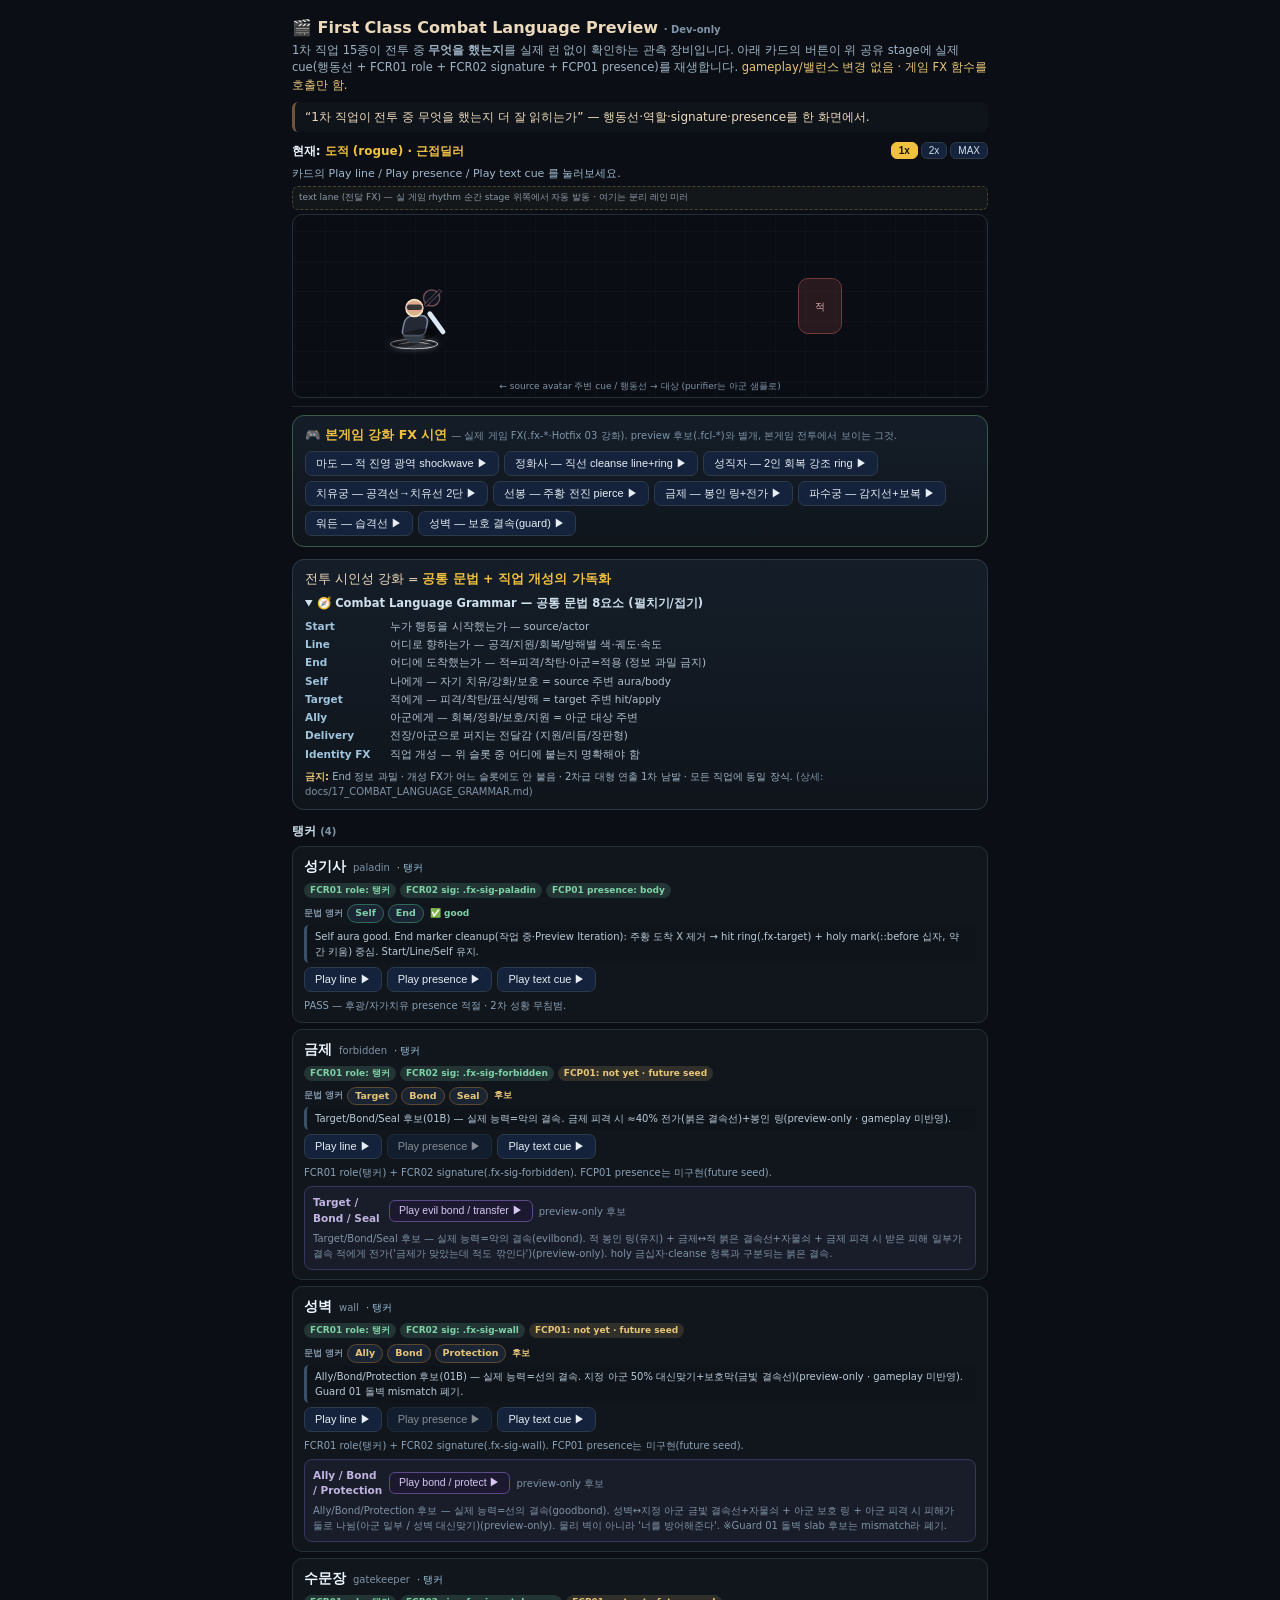
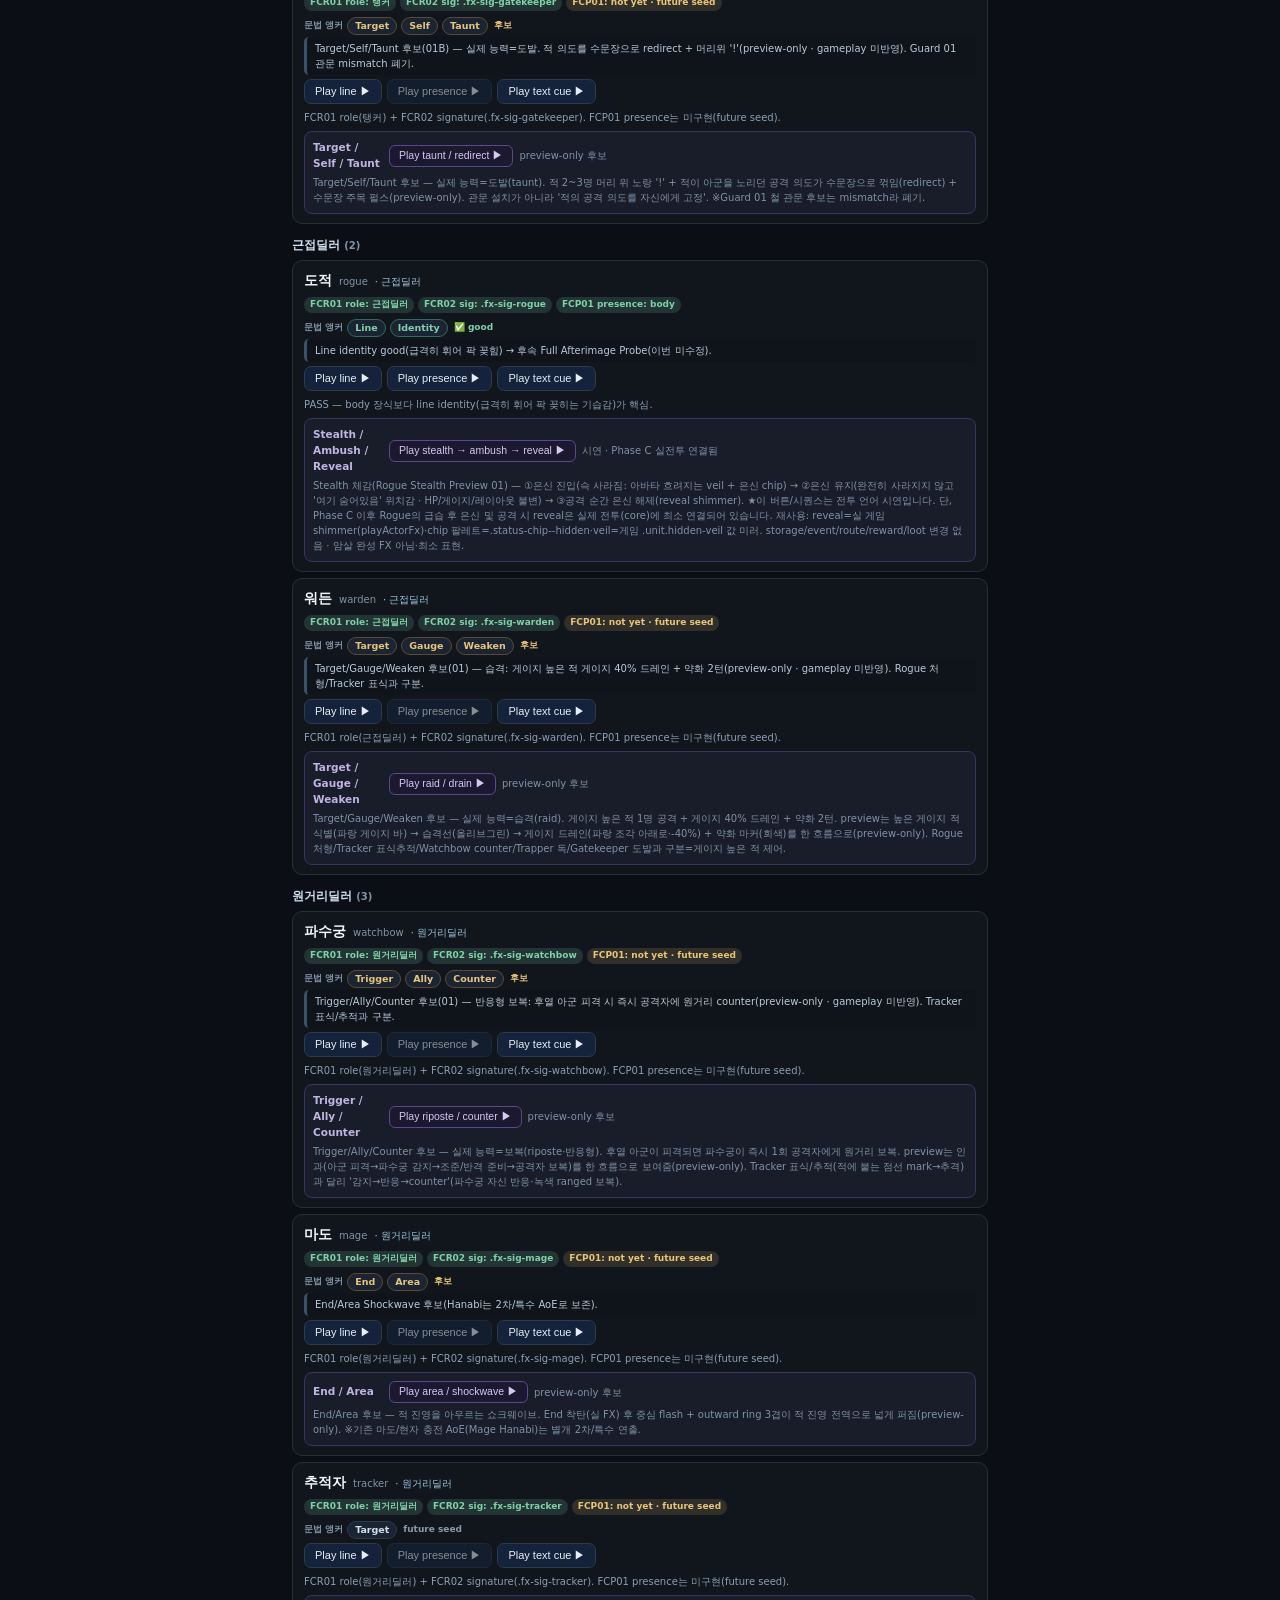
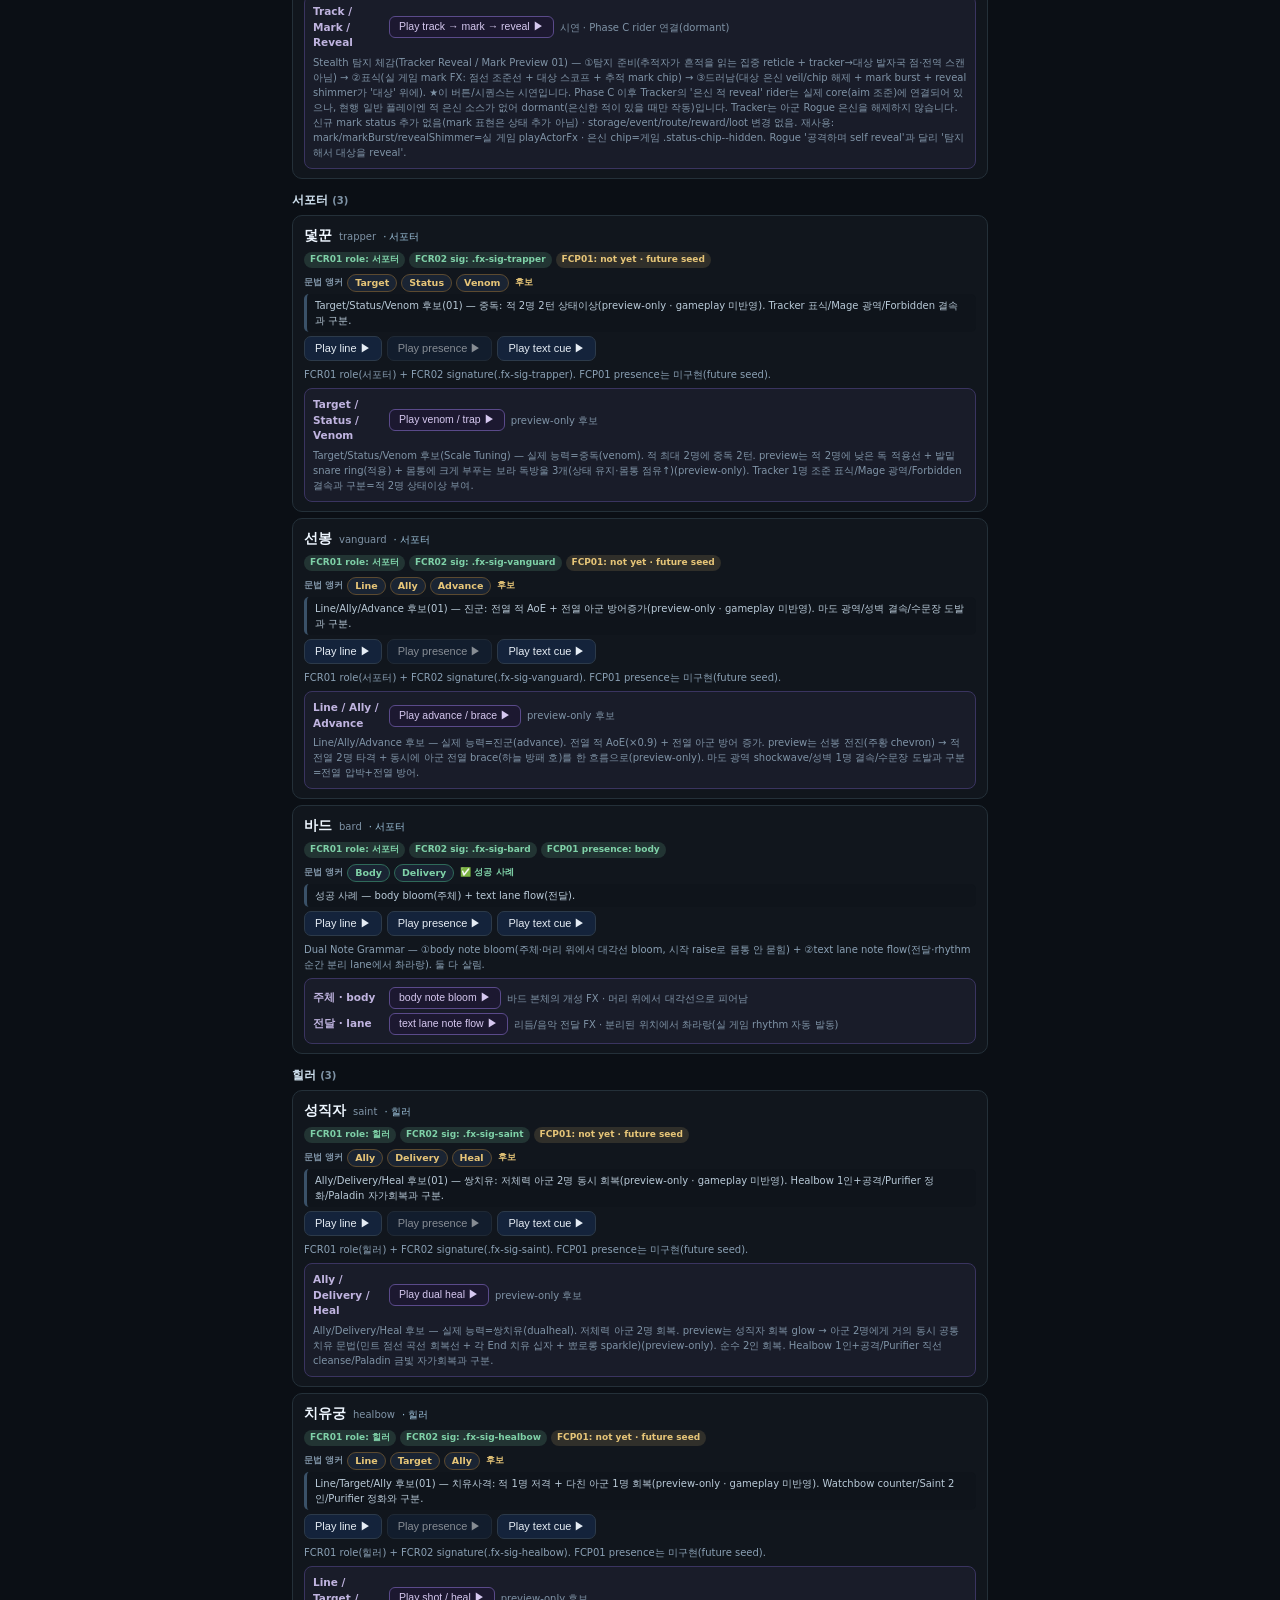
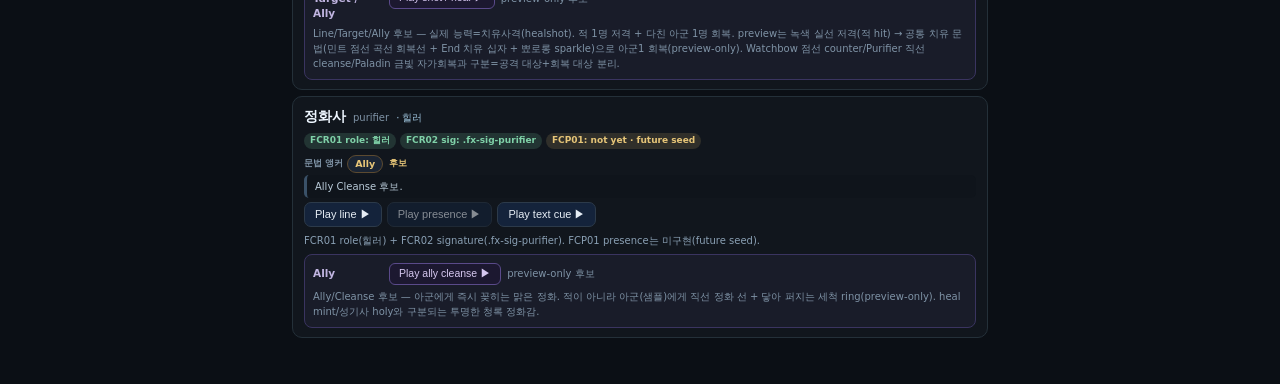
<file: dev/first-class-combat-language-preview.html>
<!doctype html>
<html lang="ko">
<head>
  <meta charset="utf-8" />
  <meta name="viewport" content="width=device-width, initial-scale=1" />
  <title>First Class Combat Language Preview · Dev</title>
  <!-- 실제 게임 FX/아바타 CSS를 그대로 링크해 "진짜 cue"를 프리뷰에서 확인한다(관측용·게임 로직 무관). -->
  <link rel="stylesheet" href="../src/ui/avatars.css" />
  <link rel="stylesheet" href="../src/ui/styles.css" />
  <style>
    /* First Class Combat Language Preview 01 — dev-only 관측 장비.
       ★게임 styles.css/avatars.css를 링크만 함(무변경). 아래는 프리뷰 레이아웃 전용(#fcl- 프리픽스)·
       미니 stage용 #battle-field/#unit-layer 크기 override(링크 뒤 같은 ID 특이도 → 순서로 우선). */
    :root { color-scheme: dark; }
    body { margin: 0; background: #0b0f15; color: #dfe8f1; font: 13px/1.5 system-ui, -apple-system, "Segoe UI", sans-serif; }
    #fcl-app { max-width: 720px; margin: 0 auto; padding: 12px 12px 40px; }
    #fcl-app header h1 { font-size: 16px; margin: 4px 0 2px; color: #ecd9bc; }
    #fcl-app header p { font-size: 11.5px; color: #9fb3c4; margin: 0 0 8px; line-height: 1.5; }
    .fcl-core { font-size: 12px; color: #ecd9bc; background: #0f141b; border-left: 3px solid #6e553a; border-radius: 6px; padding: 6px 10px; margin: 6px 0 10px; }
    .fcl-warn { color: #e6c578; }

    /* 공유 stage */
    #fcl-stage-wrap { position: sticky; top: 0; z-index: 5; background: #0b0f15; padding-bottom: 8px; margin-bottom: 8px; border-bottom: 1px solid #1f2832; }
    .fcl-stage-head { display: flex; flex-wrap: wrap; align-items: center; gap: 8px; margin: 4px 0 6px; }
    .fcl-cur { font-size: 12px; font-weight: 800; color: #eef6ff; }
    .fcl-cur b { color: #f0c040; }
    .fcl-speed { display: inline-flex; gap: 3px; margin-left: auto; }
    .fcl-speed button { font-size: 10px; padding: 2px 7px; border-radius: 6px; border: 1px solid #2c3a4a; background: #14233b; color: #cfe0ee; cursor: pointer; }
    .fcl-speed button.on { background: #f0c040; color: #1a1208; border-color: #f0c040; font-weight: 800; }
    #fcl-status { font-size: 11px; color: #9fb8cc; min-height: 14px; }
    /* 제안(proposed) 텍스트 레인 — bard note pop 개선 후보 위치(preview-only·gameplay 미반영) */
    #fcl-textlane { position: relative; height: 24px; margin: 4px 0; border: 1px dashed #4a4330; border-radius: 6px; background: rgba(200,168,110,0.05); overflow: hidden; }
    #fcl-textlane .fcl-lane-label { position: absolute; left: 6px; top: 50%; transform: translateY(-50%); font-size: 9px; color: #8a98a8; pointer-events: none; }
    .fcl-lane-note { position: absolute; top: 50%; font-size: 14px; font-weight: 700; color: #e8bae8; text-shadow: 0 0 6px rgba(214,150,235,0.6); animation: fcl-lane-note 0.9s ease-out forwards; }
    @keyframes fcl-lane-note { 0% { opacity: 0; transform: translate(0, 4px); } 25% { opacity: 1; transform: translate(0, -2px); } 100% { opacity: 0; transform: translate(28px, -2px); } }

    /* 미니 전장(공유) — 게임 #battle-field를 작게 override. data-instance-id 두 칸만(FX 좌표 기준). */
    #battle-field { width: 100%; height: 184px; min-height: 184px; flex: none; border-radius: 10px; border: 1px solid #243039; }
    #battle-field::before { display: none; }   /* 게임 중앙 음영 가이드 제거(프리뷰는 깔끔하게) */
    .fcl-unit { position: absolute; }
    .fcl-src { left: 16%; top: 50%; transform: translate(-50%, -50%); width: 56px; height: 76px; }
    .fcl-src .av-stage, .fcl-src figure, .fcl-src svg { width: 100% !important; height: 100% !important; }
    .fcl-tgt { left: 76%; top: 50%; transform: translate(-50%, -50%); width: 44px; height: 56px; border-radius: 10px; background: rgba(120,60,60,0.28); border: 1px solid #6e3a3a; display: flex; align-items: center; justify-content: center; font-size: 10px; color: #e0b0b0; }
    .fcl-label { position: absolute; bottom: 4px; font-size: 9px; color: #7f93a6; left: 0; right: 0; text-align: center; }

    /* 직업 목록 */
    .fcl-group-h { font-size: 12px; font-weight: 800; color: #cfe0ee; margin: 12px 0 4px; }
    .fcl-card { background: #11161d; border: 1px solid #243039; border-radius: 10px; padding: 9px 11px; margin: 6px 0; }
    .fcl-card-head { display: flex; align-items: baseline; gap: 7px; flex-wrap: wrap; }
    .fcl-name { font-size: 14px; font-weight: 800; color: #eef6ff; }
    .fcl-id { font-size: 10px; color: #7f93a6; }
    .fcl-role { font-size: 10px; color: #9fc4dd; }
    .fcl-badges { display: flex; flex-wrap: wrap; gap: 4px; margin: 6px 0; }
    .fcl-badge { font-size: 9px; font-weight: 700; padding: 1px 6px; border-radius: 999px; white-space: nowrap; }
    .fcl-badge--on { background: rgba(127,209,168,.16); color: #7fd1a8; }
    .fcl-badge--seed { background: rgba(230,197,120,.14); color: #e6c578; }
    .fcl-btns { display: flex; flex-wrap: wrap; gap: 5px; margin-top: 4px; }
    .fcl-btns button { font-size: 11px; padding: 4px 10px; border-radius: 7px; border: 1px solid #2c3a4a; background: #14233b; color: #e6edf5; cursor: pointer; }
    .fcl-btns button:active { transform: translateY(1px); }
    .fcl-btns button.fcl-na { opacity: .55; }
    .fcl-note { font-size: 10px; color: #8aa0b4; margin: 6px 0 0; line-height: 1.5; }
    .fcl-note b { color: #e6c578; }
    .fcl-compare { margin-top: 6px; padding: 6px 8px; border: 1px solid #3a3460; border-radius: 8px; background: rgba(120,100,180,0.08); font-size: 10.5px; }
    .fcl-compare .fcl-cmp-row { display: flex; align-items: center; gap: 6px; padding: 2px 0; }
    .fcl-compare .fcl-cmp-k { width: 70px; color: #c0b4e0; font-weight: 700; }
    .fcl-compare button { font-size: 10.5px; padding: 3px 9px; border-radius: 6px; border: 1px solid #5a4a8a; background: #1c1830; color: #d6c8f0; cursor: pointer; }
    /* Combat Language Grammar 01 — grammar legend + 직업 카드 문법 앵커(preview 전용·게임 CSS 무관). */
    .fcl-grammar { background: linear-gradient(180deg, #141d28, #10151c); border: 1px solid #2c3a46; border-radius: 12px; padding: 10px 12px; margin: 4px 0 12px; }
    .fcl-grammar-core { font-size: 12.5px; color: #ecd9bc; margin-bottom: 6px; }
    .fcl-grammar-core b { color: #f0c040; }
    .fcl-grammar-d summary { font-size: 11.5px; color: #cfe0ee; cursor: pointer; font-weight: 700; }
    .fcl-grammar-grid { display: grid; grid-template-columns: 1fr; gap: 3px; margin: 7px 0; }
    .fcl-gr-item { display: flex; gap: 7px; align-items: baseline; font-size: 10.5px; line-height: 1.45; }
    .fcl-gr-k { flex: 0 0 78px; font-weight: 800; color: #9fc4dd; }
    .fcl-gr-v { color: #aebfce; }
    .fcl-gr-rule { font-size: 10px; color: #9fb3c4; margin: 4px 0 0; line-height: 1.5; }
    .fcl-gr-rule b { color: #e6c578; }
    .fcl-anchors { display: flex; flex-wrap: wrap; align-items: center; gap: 4px; margin: 5px 0 2px; }
    .fcl-anchor-k { font-size: 9px; font-weight: 700; color: #7f93a6; }
    .fcl-anchor { font-size: 9.5px; font-weight: 800; padding: 1px 7px; border-radius: 999px; background: #1a2433; border: 1px solid #2c3a4a; color: #cfe0ee; }
    .fcl-anchor--success, .fcl-anchor--good { border-color: #2f6a5a; color: #7fd1a8; }
    .fcl-anchor--issue { border-color: #6e553a; color: #f0b860; }
    .fcl-anchor--candidate { border-color: #5c4a30; color: #e6c578; }
    .fcl-anchor-state { font-size: 9px; font-weight: 800; margin-left: 2px; }
    .fcl-anchor-state--success, .fcl-anchor-state--good { color: #7fd1a8; }
    .fcl-anchor-state--issue { color: #f0b860; }
    .fcl-anchor-state--candidate { color: #e6c578; }
    .fcl-anchor-state--seed { color: #8a98a8; }
    .fcl-anchor-note { font-size: 10px; color: #b9cad8; margin: 2px 0 0; line-height: 1.5; background: #0f141b; border-left: 3px solid #3a5168; border-radius: 5px; padding: 4px 8px; }
    /* Coverage 02 — mage Area / purifier Ally 샘플 (preview-only 후보 · gameplay 미반영). 게임 styles.css 무관. */
    .fcl-ally { left: 30%; top: 76%; transform: translate(-50%, -50%); width: 40px; height: 48px; border-radius: 10px; background: rgba(60, 110, 90, 0.28); border: 1px solid #2f6a5a; display: flex; align-items: center; justify-content: center; text-align: center; line-height: 1.2; font-size: 9px; color: #8fe0c0; }
    .fcl-ally[hidden] { display: none; }
    /* mage End/Area shockwave(후보): 중심 flash + outward ring(보라 arcane). 2차 현자/성황급 폭발 아님. */
    .fcl-shock-flash { position: absolute; width: 18px; height: 18px; margin: -9px 0 0 -9px; border-radius: 50%; background: radial-gradient(circle, rgba(214,150,235,0.85) 0 30%, rgba(160,110,230,0.4) 55%, transparent 75%); box-shadow: 0 0 14px rgba(190,150,235,0.6); opacity: 0; pointer-events: none; z-index: 6; animation: fcl-shock-flash 0.4s ease-out forwards; }
    @keyframes fcl-shock-flash { 0% { opacity: 0; transform: scale(0.3); } 30% { opacity: 0.95; transform: scale(1.1); } 100% { opacity: 0; transform: scale(1.4); } }
    /* Coverage 02B — shockwave 최종 반경↑(적 진영 전역을 아우르는 느낌). 방향/색/중심은 유지, 끝 scale만 키움. 2차급 대폭발은 아님(투명 윤곽 링). */
    .fcl-shock-ring { position: absolute; width: 14px; height: 14px; margin: -7px 0 0 -7px; border-radius: 50%; border: 2px solid rgba(190,150,235,0.82); box-shadow: 0 0 12px rgba(190,150,235,0.45); opacity: 0; pointer-events: none; z-index: 5; animation: fcl-shock-ring 0.82s ease-out forwards; }
    .fcl-shock-ring--b { border-width: 1.5px; opacity: 0.7; }
    .fcl-shock-ring--c { border-width: 1px; opacity: 0.55; }
    @keyframes fcl-shock-ring { 0% { opacity: 0; transform: scale(0.5); } 16% { opacity: 1; } 100% { opacity: 0; transform: scale(8.5); } }
    /* purifier Ally/Cleanse(후보): src→ally 맑은 정화 선 + ally 세척 ring(청록·heal mint/holy와 구분되는 투명 정화감). */
    .fcl-cleanse-line { position: absolute; height: 3px; margin-top: -1.5px; border-radius: 2px; transform-origin: 0 50%; background: linear-gradient(90deg, rgba(170,235,255,0.2), rgba(190,245,255,0.92)); box-shadow: 0 0 8px rgba(150,225,255,0.6); opacity: 0; pointer-events: none; z-index: 5; animation: fcl-cleanse-line 0.6s ease-out forwards; }
    @keyframes fcl-cleanse-line { 0% { opacity: 0; } 25% { opacity: 1; } 100% { opacity: 0; } }
    .fcl-cleanse-ring { position: absolute; width: 16px; height: 16px; margin: -8px 0 0 -8px; border-radius: 50%; border: 2px solid rgba(180,240,255,0.85); box-shadow: 0 0 12px rgba(150,225,255,0.5); opacity: 0; pointer-events: none; z-index: 6; animation: fcl-cleanse-ring 0.7s ease-out forwards; }
    /* Coverage 02B — cleanse ring 최종 크기만↑(아군에게 정화가 닿아 퍼짐). 시작 scale(0.4)·속도(0.7s)·중간 pop은 유지, 끝 scale만 키움. 장판은 아님. */
    @keyframes fcl-cleanse-ring { 0% { opacity: 0; transform: scale(0.4); } 30% { opacity: 0.95; transform: scale(1.1); } 100% { opacity: 0; transform: scale(3.8); } }

    /* Guard Grammar Preview 01B — 실제 구현 능력(도발/선의 결속/악의 결속) 기반 재정렬 (preview-only · gameplay 미반영). 게임 styles.css 무관·#fx-layer 안에서만 산다.
       ★Guard 01 관문(.fcl-gate)·돌벽(.fcl-wall)은 실제 능력과 mismatch(나라 판정)라 폐기 — CSS 제거. 봉인 링(.fcl-seal)은 금제 후보로 재사용.
       색은 실제 게임 결속선과 정렬: 선의 결속=금빛 rgba(244,208,126)=styles.css .bond-svg--defense / 악의 결속=붉은 rgba(230,98,112)=.bond-svg--offense / 도발=노랑(.taunt-mark). */
    /* 결속선(사슬 dash) — 두 점 사이 지속선. good=금빛(성벽 선의 결속)·evil=붉은(금제 악의 결속). 애니는 opacity만(inline rotate 보존). */
    .fcl-bond { position: absolute; height: 3px; margin-top: -1.5px; border-radius: 2px; transform-origin: 0 50%; z-index: 5; pointer-events: none; opacity: 0; animation: fcl-bond-in 1.9s ease-out forwards; }
    .fcl-bond--good { background: repeating-linear-gradient(90deg, rgba(244,208,126,0.95) 0 6px, transparent 6px 11px); box-shadow: 0 0 8px rgba(244,208,126,0.55); }
    .fcl-bond--evil { background: repeating-linear-gradient(90deg, rgba(230,98,112,0.95) 0 6px, transparent 6px 11px); box-shadow: 0 0 8px rgba(230,98,112,0.55); }
    @keyframes fcl-bond-in { 0% { opacity: 0; } 18% { opacity: 1; } 82% { opacity: 0.95; } 100% { opacity: 0; } }
    /* 중앙 자물쇠 — 본체 + 고리(::before shackle). "결속/봉인" 모티프(게임 .bond-lock 정렬). */
    .fcl-lock { position: absolute; width: 9px; height: 8px; margin: -4px 0 0 -4.5px; border-radius: 2px; z-index: 6; pointer-events: none; opacity: 0; animation: fcl-bond-in 1.9s ease-out forwards; }
    .fcl-lock::before { content: ""; position: absolute; left: 50%; top: -4px; width: 6px; height: 6px; margin-left: -3px; border: 1.5px solid currentColor; border-bottom: none; border-radius: 4px 4px 0 0; }
    .fcl-lock--good { background: rgba(244,208,126,0.95); color: rgba(244,208,126,0.95); box-shadow: 0 0 6px rgba(244,208,126,0.6); }
    .fcl-lock--evil { background: rgba(230,98,112,0.95); color: rgba(230,98,112,0.95); box-shadow: 0 0 6px rgba(230,98,112,0.6); }
    /* 화살(원래 의도/redirect/전가) — 점선 + 화살촉(::after currentColor). 애니는 opacity만(inline rotate 보존). */
    .fcl-arrow { position: absolute; height: 2px; margin-top: -1px; transform-origin: 0 50%; z-index: 6; pointer-events: none; opacity: 0; animation: fcl-arrow-go 0.85s ease-out forwards; }
    .fcl-arrow::after { content: ""; position: absolute; right: -2px; top: 50%; width: 0; height: 0; border-left: 7px solid currentColor; border-top: 4px solid transparent; border-bottom: 4px solid transparent; transform: translateY(-50%); }
    .fcl-arrow--taunt { color: #f0c84e; background: repeating-linear-gradient(90deg, #f0c84e 0 5px, transparent 5px 9px); box-shadow: 0 0 7px rgba(240,200,80,0.6); }
    .fcl-arrow--intent { color: rgba(150,160,175,0.65); background: repeating-linear-gradient(90deg, rgba(150,160,175,0.55) 0 4px, transparent 4px 8px); }   /* 원래 의도(흐림) */
    .fcl-arrow--share-good { color: rgba(244,208,126,0.95); background: repeating-linear-gradient(90deg, rgba(244,208,126,0.95) 0 5px, transparent 5px 9px); box-shadow: 0 0 7px rgba(244,208,126,0.5); }
    .fcl-arrow--share-evil { color: rgba(230,98,112,0.95); background: repeating-linear-gradient(90deg, rgba(230,98,112,0.95) 0 5px, transparent 5px 9px); box-shadow: 0 0 7px rgba(230,98,112,0.5); }
    @keyframes fcl-arrow-go { 0% { opacity: 0; } 25% { opacity: 1; } 100% { opacity: 0.85; } }
    /* floating 숫자(피해/대신맞기/전가) — preview 예시 수치(실제 수치/gameplay 아님). */
    .fcl-dmg-num { position: absolute; font-size: 13px; font-weight: 800; transform: translate(-50%,-50%); z-index: 7; pointer-events: none; opacity: 0; text-shadow: 0 1px 2px rgba(0,0,0,0.75); animation: fcl-dmg-float 1.0s ease-out forwards; }
    .fcl-dmg-num--hit { color: #ff9a9a; }
    .fcl-dmg-num--share-good { color: #f4d07e; }
    .fcl-dmg-num--share-evil { color: #f08594; }
    @keyframes fcl-dmg-float { 0% { opacity: 0; transform: translate(-50%,-40%) scale(0.7); } 25% { opacity: 1; transform: translate(-50%,-85%) scale(1.05); } 100% { opacity: 0; transform: translate(-50%,-155%) scale(1); } }
    /* 도발 머리 위 "!"(게임 .taunt-mark 정렬·노랑). */
    .fcl-taunt-mark { position: absolute; font-size: 16px; font-weight: 900; color: #ffd34d; transform: translate(-50%,-50%); z-index: 7; pointer-events: none; opacity: 0; text-shadow: 0 0 6px rgba(240,200,80,0.85), 0 1px 2px rgba(0,0,0,0.7); animation: fcl-taunt-pulse 1.2s ease-out forwards; }
    @keyframes fcl-taunt-pulse { 0% { opacity: 0; transform: translate(-50%,-20%) scale(0.5); } 30% { opacity: 1; transform: translate(-50%,-50%) scale(1.18); } 55% { transform: translate(-50%,-50%) scale(1); } 85% { opacity: 1; } 100% { opacity: 0; transform: translate(-50%,-50%) scale(1); } }
    /* 링 — 주목(도발 노랑)·피격(붉은)·보호(선의 결속 금빛). */
    .fcl-ring { position: absolute; border-radius: 50%; z-index: 5; pointer-events: none; opacity: 0; }
    .fcl-aggro-ring { width: 40px; height: 40px; margin: -20px 0 0 -20px; border: 2px solid rgba(240,200,80,0.85); box-shadow: 0 0 12px rgba(240,200,80,0.5); animation: fcl-ring-pop 0.9s ease-out forwards; }
    .fcl-hit-ring { width: 34px; height: 34px; margin: -17px 0 0 -17px; border: 2px solid rgba(255,140,140,0.85); box-shadow: 0 0 10px rgba(255,120,120,0.5); animation: fcl-ring-pop 0.75s ease-out forwards; }
    @keyframes fcl-ring-pop { 0% { opacity: 0; transform: scale(0.5); } 35% { opacity: 0.95; transform: scale(1); } 100% { opacity: 0; transform: scale(1.3); } }
    .fcl-protect-ring { position: absolute; width: 46px; height: 46px; margin: -23px 0 0 -23px; border-radius: 50%; border: 2px solid rgba(244,208,126,0.8); box-shadow: 0 0 12px rgba(244,208,126,0.45); z-index: 5; pointer-events: none; opacity: 0; animation: fcl-protect 1.7s ease-out forwards; }
    @keyframes fcl-protect { 0% { opacity: 0; transform: scale(1.4); } 25% { opacity: 0.9; transform: scale(1); } 80% { opacity: 0.82; transform: scale(1); } 100% { opacity: 0; transform: scale(1.05); } }
    /* forbidden 봉인 링(.fcl-seal) — Guard 01 유지(나라 "단일 봉인 방향 PASS"). 01B에서 붉은 결속선+전가와 함께 재생. holy 금십자·cleanse 청록과 반대의 인디고 봉인(독 보라와 분리). */
    .fcl-seal { position: absolute; width: 54px; height: 54px; margin: -27px 0 0 -27px; z-index: 6; pointer-events: none; opacity: 0; border-radius: 50%;
      border: 2px solid rgba(150,160,225,0.92); box-shadow: 0 0 14px rgba(110,120,200,0.55), inset 0 0 11px rgba(60,55,130,0.6);
      background: radial-gradient(circle, transparent 42%, rgba(70,60,130,0.34) 70%, transparent 78%); animation: fcl-seal 1.0s ease-out forwards; }
    .fcl-seal::before { content: ""; position: absolute; left: 50%; top: 50%; width: 78%; height: 3px; margin: -1.5px 0 0 -39%; background: linear-gradient(90deg, transparent, rgba(175,150,240,0.95), transparent); box-shadow: 0 0 8px rgba(130,110,225,0.7); transform: rotate(45deg); }   /* 금지선(빗금) */
    .fcl-seal::after { content: ""; position: absolute; left: 50%; top: 50%; width: 62%; height: 62%; margin: -31% 0 0 -31%; border-radius: 50%; border: 1px dashed rgba(180,165,240,0.7); }   /* 안쪽 룬 ring */
    @keyframes fcl-seal { 0% { opacity: 0; transform: scale(1.7) rotate(-28deg); } 35% { opacity: 1; transform: scale(1.0) rotate(0deg); } 72% { opacity: 0.95; transform: scale(0.98) rotate(5deg); } 100% { opacity: 0; transform: scale(0.96) rotate(9deg); } }

    /* Watchbow Riposte Preview 01 — 반응형 보복 인과(후열 아군 피격 → 파수궁 감지/반응 → 공격자 즉시 보복). preview-only · gameplay 미반영. #fx-layer 안에서만 산다.
       색 정렬: 보복 화살=녹색 rgba(120,202,104)=실 게임 .fx-svg--ranged / 반응 마커=연두 rgba(204,244,154)=.fx-sig-watchbow / 감지(Trigger)=호박 rgba(240,185,95)(일반 지원선·tracker 표식과 구분). 아군 피격 hit·적 공격선은 기존 .fcl-hit-ring·.fcl-arrow--intent 재사용. */
    .fcl-arrow--detect { color: rgba(240,185,95,0.92); background: repeating-linear-gradient(90deg, rgba(240,185,95,0.88) 0 4px, transparent 4px 8px); box-shadow: 0 0 7px rgba(240,185,95,0.5); }   /* 감지선(아군→파수궁·호박 Trigger) */
    .fcl-arrow--counter { color: rgba(120,202,104,0.96); background: repeating-linear-gradient(90deg, rgba(150,224,122,0.96) 0 6px, transparent 6px 9px); box-shadow: 0 0 8px rgba(120,202,104,0.55); }   /* 보복 화살(파수궁→적·녹색 ranged) */
    /* 파수궁 반응 마커 — 조준/반격 준비(연두 펄스 ring + 조준 십자). tracker 표식(적에 붙는 점선 ring)과 달리 '자기 자신'에 짧게(감지→반응). */
    .fcl-aim-ring { position: absolute; width: 30px; height: 30px; margin: -15px 0 0 -15px; border-radius: 50%; border: 2px solid rgba(204,244,154,0.9); box-shadow: 0 0 10px rgba(180,230,120,0.5); z-index: 6; pointer-events: none; opacity: 0; animation: fcl-aim 0.7s ease-out forwards; }
    .fcl-aim-ring::before, .fcl-aim-ring::after { content: ""; position: absolute; left: 50%; top: 50%; background: rgba(204,244,154,0.95); box-shadow: 0 0 5px rgba(180,230,120,0.7); }
    .fcl-aim-ring::before { width: 14px; height: 1.5px; margin: -0.75px 0 0 -7px; }   /* 조준 십자 가로 */
    .fcl-aim-ring::after { width: 1.5px; height: 14px; margin: -7px 0 0 -0.75px; }    /* 조준 십자 세로 */
    @keyframes fcl-aim { 0% { opacity: 0; transform: scale(1.5); } 35% { opacity: 1; transform: scale(1); } 70% { opacity: 0.95; transform: scale(0.95); } 100% { opacity: 0; transform: scale(0.9); } }
    /* 적 counter End — 짧고 날카로운 녹색 보복 hit(성기사 holy/금제 seal/마도 area와 구분되게 작게). fcl-ring-pop 재사용. */
    .fcl-counter-burst { position: absolute; width: 26px; height: 26px; margin: -13px 0 0 -13px; border-radius: 50%; border: 2px solid rgba(150,224,122,0.92); box-shadow: 0 0 10px rgba(120,202,104,0.5); z-index: 6; pointer-events: none; opacity: 0; animation: fcl-ring-pop 0.6s ease-out forwards; }

    /* Vanguard / Trapper Grammar Preview 01 — 선봉 진군(전열 압박+전열 방어증가) / 덫꾼 중독(2대상 상태). preview-only · gameplay 미반영. #fx-layer 안에서만 산다.
       색 정렬: vanguard 적 압박=주황 chevron(.fx-sig-vanguard rgba255,198,152) / 아군 brace=하늘 defUp(.fx-var--support rgba122,182,240) / trapper 독선·snare=연보라(.fx-sig-trapper rgba234,186,222)·독 wisp=보라(#c79bff poison number). 성벽 금빛/수문장 노랑/마도 보라 area와 형태로 구분. */
    /* vanguard 전진 chevron 펄스(선봉이 앞으로 밀고 나감·돌진 과장 아님). */
    .fcl-advance-push { position: absolute; width: 16px; height: 16px; margin: -8px 0 0 -8px; border-top: 3px solid rgba(255,198,152,0.95); border-right: 3px solid rgba(255,198,152,0.95); border-radius: 2px; box-shadow: 3px -3px 7px rgba(255,170,110,0.4); z-index: 6; pointer-events: none; opacity: 0; animation: fcl-advance 0.75s ease-out forwards; }
    @keyframes fcl-advance { 0% { opacity: 0; transform: translateX(-7px) rotate(45deg) scale(0.7); } 35% { opacity: 1; transform: translateX(0) rotate(45deg) scale(1); } 100% { opacity: 0; transform: translateX(11px) rotate(45deg) scale(1); } }
    .fcl-arrow--advance { color: rgba(255,190,140,0.95); background: linear-gradient(90deg, rgba(255,190,140,0.28), rgba(255,190,140,0.95)); box-shadow: 0 0 7px rgba(255,170,110,0.5); }   /* 전열 타격선(주황 짧은 pierce·광역 아님) */
    /* 아군 전열 brace(방어증가) — 하늘 방패 호(아래 열림). 성벽 금빛 결속과 다름(여러 전열·방패 호·자물쇠 없음). */
    .fcl-brace-ring { position: absolute; width: 38px; height: 38px; margin: -19px 0 0 -19px; border-radius: 50%; border: 2.5px solid rgba(122,182,240,0.85); border-bottom-color: transparent; box-shadow: 0 0 10px rgba(122,182,240,0.45); z-index: 5; pointer-events: none; opacity: 0; animation: fcl-brace 1.3s ease-out forwards; }
    @keyframes fcl-brace { 0% { opacity: 0; transform: scale(0.6) rotate(-8deg); } 30% { opacity: 0.95; transform: scale(1) rotate(0deg); } 78% { opacity: 0.9; transform: scale(1) rotate(0deg); } 100% { opacity: 0; transform: scale(1.05) rotate(0deg); } }
    /* trapper 독 적용선(낮고 짧게 깔림·보라 점선). 일반 화살/광역 아님. */
    .fcl-arrow--venom { color: rgba(199,155,255,0.9); background: repeating-linear-gradient(90deg, rgba(199,155,255,0.85) 0 4px, transparent 4px 9px); box-shadow: 0 0 6px rgba(150,90,255,0.45); }
    /* 적 발밑 독 snare ring(연보라 점선·signature 정렬) — tracker 조준 표식(몸통·1명)과 달리 발밑·2대상. */
    .fcl-venom-snare { position: absolute; width: 26px; height: 26px; margin: -13px 0 0 -13px; border-radius: 50%; border: 1.5px dashed rgba(234,186,222,0.9); box-shadow: 0 0 8px rgba(199,155,255,0.4); z-index: 5; pointer-events: none; opacity: 0; animation: fcl-venom-snare 1.5s ease-out forwards; }
    @keyframes fcl-venom-snare { 0% { opacity: 0; transform: scale(1.4) rotate(0deg); } 30% { opacity: 0.95; transform: scale(1) rotate(20deg); } 80% { opacity: 0.85; transform: scale(1) rotate(40deg); } 100% { opacity: 0; transform: scale(1) rotate(50deg); } }
    /* 독 wisp/방울(보라·올라옴) — 중독 지속 상태 표식(poison 칩 연결). */
    /* Trapper Venom Scale Tuning 01 — 독방울 ≈2배 확대(7→14px)·대상당 3개로 몸통 점유↑("독이 몸에 크게 남아 있다"). 올라가는 양은 줄여 몸통에 머무름(발밑 snare=적용과 역할 분리). 2대상 국소 유지(mage 광역 아님). */
    .fcl-venom-wisp { position: absolute; width: 14px; height: 14px; margin: -7px 0 0 -7px; border-radius: 50%; background: radial-gradient(circle, rgba(199,155,255,0.96) 0 44%, rgba(150,90,255,0.55) 72%, transparent); box-shadow: 0 0 11px rgba(150,90,255,0.6); z-index: 6; pointer-events: none; opacity: 0; animation: fcl-venom-wisp 1.6s ease-out forwards; }
    @keyframes fcl-venom-wisp { 0% { opacity: 0; transform: translateY(6px) scale(0.4); } 22% { opacity: 1; transform: translateY(0) scale(1); } 62% { opacity: 0.9; transform: translateY(-3px) scale(1.06); } 100% { opacity: 0; transform: translateY(-8px) scale(0.98); } }

    /* Healbow / Saint Grammar Preview 01 — 치유궁(적 저격+아군1 회복) / 성직자(아군2 동시 회복). preview-only · gameplay 미반영. #fx-layer 안에서만 산다.
       색 정렬: 저격=녹색 실선(.fx-svg--ranged·watchbow 점선 counter와 형태로 구분) / 회복=민트(heal mint rgba159,230,207·#9fe6cf·성기사 holy 금빛/정화사 cleanse 청록과 구분). */
    /* healbow 적 저격선(녹색 실선·화살촉) — watchbow counter(점선)와 구분(자기 행동). */
    .fcl-arrow--shot { color: rgba(120,202,104,0.96); background: linear-gradient(90deg, rgba(120,202,104,0.32), rgba(150,224,122,0.96)); box-shadow: 0 0 7px rgba(120,202,104,0.5); }
    /* Healer Delivery Grammar Tuning 01 — 단순 치유 공통 문법: 연녹/민트 점선 + 곡선 delivery + End 치유 십자 + 대상 '뾰로롱' 수신.
       ★Healbow(공격 후 회복)·Saint(2인 회복) 공통 사용. Purifier(직선 즉시 cleanse line+ring)·Paladin(금빛 holy self-heal)은 예외(미변경). */
    /* 회복선 — SVG 곡선 점선(민트). 정화사 직선 즉시 cleanse와 달리 부드러운 곡선 점선 delivery. */
    .fcl-heal-curve { position: absolute; left: 0; top: 0; overflow: visible; z-index: 5; pointer-events: none; }
    .fcl-heal-curve path { fill: none; stroke: rgba(159,230,207,0.92); stroke-width: 2.4; stroke-linecap: round; stroke-dasharray: 3 5; opacity: 0; animation: fcl-heal-curve 0.85s ease-out forwards; }
    @keyframes fcl-heal-curve { 0% { opacity: 0; stroke-dashoffset: 16; } 25% { opacity: 1; } 80% { opacity: 0.95; } 100% { opacity: 0; stroke-dashoffset: 0; } }
    /* End 치유 십자 심볼(민트 +) — "회복"임을 바로 알림. 성기사 금빛 holy 십자와 달리 민트. */
    .fcl-heal-cross { position: absolute; width: 16px; height: 16px; margin: -8px 0 0 -8px; z-index: 7; pointer-events: none; opacity: 0; animation: fcl-heal-cross 0.95s ease-out forwards; }
    .fcl-heal-cross::before, .fcl-heal-cross::after { content: ""; position: absolute; left: 50%; top: 50%; background: rgba(159,230,207,0.96); box-shadow: 0 0 7px rgba(120,225,190,0.7); border-radius: 1px; }
    .fcl-heal-cross::before { width: 14px; height: 3px; margin: -1.5px 0 0 -7px; }   /* 가로 */
    .fcl-heal-cross::after { width: 3px; height: 14px; margin: -7px 0 0 -1.5px; }    /* 세로 */
    @keyframes fcl-heal-cross { 0% { opacity: 0; transform: scale(0.4) rotate(-18deg); } 35% { opacity: 1; transform: scale(1.12) rotate(0deg); } 60% { transform: scale(1) rotate(0deg); } 100% { opacity: 0; transform: scale(1) rotate(0deg); } }
    /* 대상 '뾰로롱' 수신 — 작은 밝은 민트 sparkle 3개가 톡톡 튀어오름(--sx/--sy 방향). */
    .fcl-heal-spark { position: absolute; width: 5px; height: 5px; margin: -2.5px 0 0 -2.5px; border-radius: 50%; background: rgba(190,245,222,0.96); box-shadow: 0 0 6px rgba(159,230,207,0.7); z-index: 7; pointer-events: none; opacity: 0; animation: fcl-heal-spark 0.85s ease-out forwards; }
    @keyframes fcl-heal-spark { 0% { opacity: 0; transform: translate(0,0) scale(0.3); } 30% { opacity: 1; transform: translate(var(--sx), var(--sy)) scale(1); } 100% { opacity: 0; transform: translate(calc(var(--sx) * 1.4), calc(var(--sy) * 1.55)) scale(0.55); } }
    /* 회복 숫자(민트 "+N"). */
    .fcl-dmg-num--heal { color: #9fe6cf; }
    /* saint 회복 준비 glow(성직자 자신·민트 부드러운) — 성기사 holy 금빛 공격이 아닌 순수 회복. */
    .fcl-heal-glow { position: absolute; width: 34px; height: 34px; margin: -17px 0 0 -17px; border-radius: 50%; background: radial-gradient(circle, rgba(159,230,207,0.5) 0 40%, rgba(120,225,190,0.2) 65%, transparent 78%); box-shadow: 0 0 12px rgba(120,225,190,0.45); z-index: 5; pointer-events: none; opacity: 0; animation: fcl-heal-glow 0.9s ease-out forwards; }
    @keyframes fcl-heal-glow { 0% { opacity: 0; transform: scale(0.6); } 35% { opacity: 0.9; transform: scale(1); } 100% { opacity: 0; transform: scale(1.1); } }

    /* Warden Raid Preview 01 — 워든 습격(게이지 높은 적 식별 → 습격 → 게이지 드레인 + 약화). preview-only · gameplay 미반영. #fx-layer 안에서만 산다.
       색 정렬: 게이지=파랑(tempo-bar rgba96,165,226·128,196,246·#8cc4f6) / 워든 습격=올리브그린(.fx-sig-warden rgba154,212,124) / 약화=회색(atkDown 칩). 적 hit는 기존 .fcl-hit-ring 재사용. */
    /* 1) 높은 게이지 적 식별 — 적 위 파랑 게이지 바(거의 차오름). tracker 표식(점선 ring)과 달리 게이지 바 형태. */
    .fcl-gauge-mark { position: absolute; width: 26px; height: 6px; margin: -3px 0 0 -13px; border-radius: 3px; background: rgba(255,255,255,0.1); border: 1px solid rgba(128,196,246,0.6); overflow: hidden; z-index: 6; pointer-events: none; opacity: 0; animation: fcl-gauge-mark 1.3s ease-out forwards; }
    .fcl-gauge-mark::before { content: ""; position: absolute; left: 0; top: 0; bottom: 0; width: 88%; background: linear-gradient(90deg, rgba(96,165,226,0.85), rgba(128,196,246,0.95)); box-shadow: 0 0 5px rgba(120,192,245,0.6); }
    @keyframes fcl-gauge-mark { 0% { opacity: 0; transform: translateY(-4px) scale(0.8); } 18% { opacity: 1; transform: translateY(0) scale(1); } 60% { opacity: 1; } 100% { opacity: 0; transform: translateY(0) scale(1); } }
    /* 2) 워든 습격선(올리브그린·날카롭고 짧게) — rogue 처형/tracker 표식과 구분. */
    .fcl-arrow--raid { color: rgba(154,212,124,0.96); background: linear-gradient(90deg, rgba(154,212,124,0.28), rgba(174,224,142,0.96)); box-shadow: 0 0 7px rgba(154,212,124,0.5); }
    /* 3a) 게이지 드레인 — 파랑 게이지 조각이 적 위에서 아래로 뚝뚝 떨어짐(게이지 깎임). 가장 중요한 표현. */
    .fcl-gauge-drop { position: absolute; width: 13px; height: 5px; margin: -2.5px 0 0 -6.5px; border-radius: 2px; background: linear-gradient(90deg, rgba(96,165,226,0.9), rgba(128,196,246,0.95)); box-shadow: 0 0 6px rgba(120,192,245,0.6); z-index: 6; pointer-events: none; opacity: 0; animation: fcl-gauge-drop 0.85s ease-in forwards; }
    @keyframes fcl-gauge-drop { 0% { opacity: 0; transform: translateY(-7px) scale(0.9); } 22% { opacity: 1; transform: translateY(0) scale(1); } 100% { opacity: 0; transform: translateY(22px) rotate(8deg) scale(0.85); } }
    .fcl-dmg-num--gauge { color: #8cc4f6; }   /* -40% 등 게이지 수치(파랑) */
    /* 3b) 약화 — 적 발밑 회색 약화 마커(게이지 드레인 파랑과 구분·보조 정보). */
    .fcl-weaken-mark { position: absolute; font-size: 11px; font-weight: 800; color: #c8c8d0; transform: translate(-50%,-50%); z-index: 7; pointer-events: none; opacity: 0; white-space: nowrap; padding: 1px 5px; border-radius: 7px; background: rgba(70,70,82,0.62); border: 1px solid rgba(150,150,165,0.5); text-shadow: 0 1px 2px rgba(0,0,0,0.7); animation: fcl-weaken 1.1s ease-out forwards; }
    @keyframes fcl-weaken { 0% { opacity: 0; transform: translate(-50%,-30%) scale(0.6); } 30% { opacity: 1; transform: translate(-50%,-50%) scale(1); } 80% { opacity: 0.95; transform: translate(-50%,-50%) scale(1); } 100% { opacity: 0; transform: translate(-50%,-72%) scale(1); } }

    /* Rogue Stealth Preview 01 — 은신 진입/유지/reveal 체감(이 preview CSS는 전투 언어 시연용). #fx-layer/.fcl-src 안에서만 산다.
       ★Phase C 이후 Rogue 급습 후 은신/공격 reveal은 실제 전투(core)에 연결됨(이 CSS는 그 체감을 preview stage에서 재현). Close 01 기준 HOLD 해제·적용 완료.
       ★재사용: reveal 순간=실 게임 .fx-reveal-shimmer(playActorFx) / chip 팔레트=게임 .status-chip--hidden / veil=게임 .unit.hidden-veil 값을 .fcl-src(.unit 아님)에 동일 미러(아래). 암살 완성 FX 아님·최소. */
    /* 게임 hidden veil(.unit.hidden-veil) 값을 preview src(.fcl-src)에 동일 미러 — 아바타만 흐려지고 chip/레이아웃은 유지.
       ★SR 아바타 실제 마운트는 .av-fit>.sig-av(figure/svg/.av-stage 아님)라 .av-fit을 대상으로 흐림 → preview에서 '슥 사라짐'이 실제로 보인다.
       (참고 WATCH: 게임 styles.css의 .unit.hidden-veil은 figure/.av-stage/svg만 겨냥해 현행 SR 마운트에는 미적용 → Phase C/Foundation에서 .av-fit 정렬 필요.) */
    #battle-field .fcl-src.hidden-veil .av-fit,
    #battle-field .fcl-src.hidden-veil figure,
    #battle-field .fcl-src.hidden-veil .av-stage,
    #battle-field .fcl-src.hidden-veil svg { opacity: 0.42; filter: grayscale(0.3) drop-shadow(0 0 3px rgba(120,140,170,0.5)); transition: opacity 0.25s ease, filter 0.25s ease; }
    /* ① 은신 진입 퍼프 — 슥 사라지는 옅은 잿빛 연무(짧게·과하지 않게). */
    .fcl-stealth-in { position: absolute; width: 40px; height: 40px; margin: -20px 0 0 -20px; border-radius: 50%; background: radial-gradient(circle, rgba(150,165,190,0.5) 0 32%, rgba(110,125,150,0.22) 62%, transparent 78%); box-shadow: 0 0 12px rgba(140,160,190,0.4); z-index: 6; pointer-events: none; opacity: 0; animation: fcl-stealth-in 0.55s ease-out forwards; }
    @keyframes fcl-stealth-in { 0% { opacity: 0; transform: scale(0.7); } 30% { opacity: 0.85; transform: scale(1.05); } 100% { opacity: 0; transform: scale(1.35); } }
    /* 은신 chip — 게임 .status-chip--hidden 팔레트 재사용 + 프리뷰 base 형태. 아바타 위에 유지(veil 대상=fig/svg만이라 chip은 선명). */
    .fcl-stealth-chip { position: absolute; top: -7px; left: 50%; transform: translateX(-50%); z-index: 7; font-size: 9px; font-weight: 800; line-height: 1; padding: 2px 6px; border-radius: 999px; white-space: nowrap; pointer-events: none; text-shadow: 0 1px 2px rgba(0,0,0,0.6); }
    /* ② "여기 숨어있음" 발밑 마커 — 흐릿한 점선 타원 링(위치감 유지·완전 소멸 아님). */
    .fcl-stealth-here { position: absolute; width: 34px; height: 14px; margin: -7px 0 0 -17px; border-radius: 50%; border: 1.5px dashed rgba(170,185,210,0.55); box-shadow: 0 0 7px rgba(150,170,200,0.28); z-index: 4; pointer-events: none; opacity: 0; animation: fcl-stealth-here 2.2s ease-out forwards; }
    @keyframes fcl-stealth-here { 0% { opacity: 0; transform: scale(0.8); } 22% { opacity: 0.7; transform: scale(1); } 70% { opacity: 0.5; transform: scale(1.02); } 100% { opacity: 0; transform: scale(1.05); } }
    @media (prefers-reduced-motion: reduce) { .fcl-stealth-in, .fcl-stealth-here { animation-duration: 0.01s; } }

    /* Tracker Reveal / Mark Preview 01 — 은신 대상 탐지→표식→reveal 체감(이 preview CSS는 전투 언어 시연용). #fx-layer/.fcl-tgt 안에서만 산다.
       ★Phase C 이후 Tracker의 '은신 적 reveal' rider는 실제 core(aim 조준)에 연결됨(현행 적 은신 소스 없어 dormant) + Polish 02에서 Tracker aim 진입 시 hidden(조준하며 숨을 죽인다)도 실 전투 연결. Close 01 기준 HOLD 해제.
       ★재사용: mark(점선 조준선+대상 스코프)/markBurst/revealShimmer=실 게임 playActorFx · 은신 chip=게임 .status-chip--hidden.
       Rogue와 구분: Rogue 은신=잿빛 연무(self) / Tracker 탐지=호박 reticle+올리브 발자국(흔적 읽기)→대상 표식. 전역 레이더/암살 느낌 아님. */
    /* 은신 대상(preview DOM) — 대상 박스 흐림(SR 아바타 아닌 박스라 opacity 직접). reveal 시 클래스 제거로 복원. */
    .fcl-tgt.fcl-hidden-tgt { opacity: 0.4; filter: grayscale(0.35); transition: opacity 0.25s ease, filter 0.25s ease; }
    /* ① 탐지 준비 — 추적자 집중 reticle(호박 조준 십자 링). Rogue 잿빛 연무와 색·형태로 구분. */
    .fcl-track-focus { position: absolute; width: 30px; height: 30px; margin: -15px 0 0 -15px; border-radius: 50%; border: 1.5px solid rgba(230,180,90,0.85); box-shadow: 0 0 9px rgba(230,180,90,0.45); z-index: 6; pointer-events: none; opacity: 0; animation: fcl-track-focus 0.9s ease-out forwards; }
    .fcl-track-focus::before, .fcl-track-focus::after { content: ""; position: absolute; left: 50%; top: 50%; background: rgba(240,200,110,0.9); box-shadow: 0 0 5px rgba(230,180,90,0.6); }
    .fcl-track-focus::before { width: 12px; height: 1.5px; margin: -0.75px 0 0 -6px; }
    .fcl-track-focus::after { width: 1.5px; height: 12px; margin: -6px 0 0 -0.75px; }
    @keyframes fcl-track-focus { 0% { opacity: 0; transform: scale(1.5) rotate(-20deg); } 35% { opacity: 1; transform: scale(1) rotate(0deg); } 75% { opacity: 0.9; transform: scale(0.95) rotate(0deg); } 100% { opacity: 0; transform: scale(0.9) rotate(0deg); } }
    /* ① 발자국/흔적 점 — tracker→대상 경로를 따라 켜지는 작은 올리브 점(흔적 읽기). 전역 레이더 아님. */
    .fcl-track-step { position: absolute; width: 8px; height: 8px; margin: -4px 0 0 -4px; border-radius: 50%; background: radial-gradient(circle, rgba(200,220,150,0.9) 0 45%, rgba(150,180,90,0.4) 75%, transparent); box-shadow: 0 0 6px rgba(170,200,110,0.5); z-index: 5; pointer-events: none; opacity: 0; animation: fcl-track-step 1.0s ease-out forwards; }
    @keyframes fcl-track-step { 0% { opacity: 0; transform: scale(0.4); } 30% { opacity: 0.95; transform: scale(1); } 100% { opacity: 0; transform: scale(0.85); } }
    /* ② 추적 표식 chip — 호박(mark 문법 정렬). 대상 박스 아래(은신 회색 chip은 위)라 겹치지 않음. Rogue·은신과 구분되는 Tracker 전용 표식. */
    .fcl-track-chip { position: absolute; left: 50%; bottom: -8px; transform: translate(-50%, 100%); z-index: 7; font-size: 9px; font-weight: 800; line-height: 1; padding: 2px 6px; border-radius: 999px; white-space: nowrap; pointer-events: none; background: rgba(230,180,85,0.92); color: #2a1e08; border: 1px solid rgba(245,205,120,0.9); box-shadow: 0 0 7px rgba(230,180,85,0.45); }
    @media (prefers-reduced-motion: reduce) { .fcl-track-focus, .fcl-track-step { animation-duration: 0.01s; } }
  </style>
</head>
<body>
  <div id="fcl-app">
    <header>
      <h1>🎬 First Class Combat Language Preview <span class="fcl-id">· Dev-only</span></h1>
      <p>1차 직업 15종이 전투 중 <b>무엇을 했는지</b>를 실제 런 없이 확인하는 관측 장비입니다. 아래 카드의 버튼이 위 공유 stage에 실제 cue(행동선 + FCR01 role + FCR02 signature + FCP01 presence)를 재생합니다. <span class="fcl-warn">gameplay/밸런스 변경 없음 · 게임 FX 함수를 호출만 함.</span></p>
      <div class="fcl-core">“1차 직업이 전투 중 무엇을 했는지 더 잘 읽히는가” — 행동선·역할·signature·presence를 한 화면에서.</div>
    </header>

    <section id="fcl-stage-wrap">
      <div class="fcl-stage-head">
        <span class="fcl-cur">현재: <b id="fcl-cur-name">직업을 고르세요</b></span>
        <span class="fcl-speed">
          <button type="button" data-speed="1x" class="on">1x</button>
          <button type="button" data-speed="2x">2x</button>
          <button type="button" data-speed="MAX">MAX</button>
        </span>
      </div>
      <div id="fcl-status">카드의 Play line / Play presence / Play text cue 를 눌러보세요.</div>
      <div id="fcl-textlane"><span class="fcl-lane-label">text lane (전달 FX) — 실 게임 rhythm 순간 stage 위쪽에서 자동 발동 · 여기는 분리 레인 미러</span></div>
      <section id="battle-field" data-speed="1x">
        <div id="unit-layer">
          <div class="fcl-unit fcl-src" data-instance-id="fcl-src" aria-label="source avatar"></div>
          <div class="fcl-unit fcl-ally" data-instance-id="fcl-ally" hidden>아군<br>샘플</div>
          <div class="fcl-unit fcl-tgt" data-instance-id="fcl-tgt">적</div>
          <div class="fcl-label">← source avatar 주변 cue / 행동선 → 대상 (purifier는 아군 샘플로)</div>
        </div>
        <div id="fx-layer"></div>
      </section>
    </section>

    <div id="fcl-list"></div>
  </div>
  <script type="module" src="../src/dev/firstClassCombatLanguagePreview.js"></script>
</body>
</html>
</file>
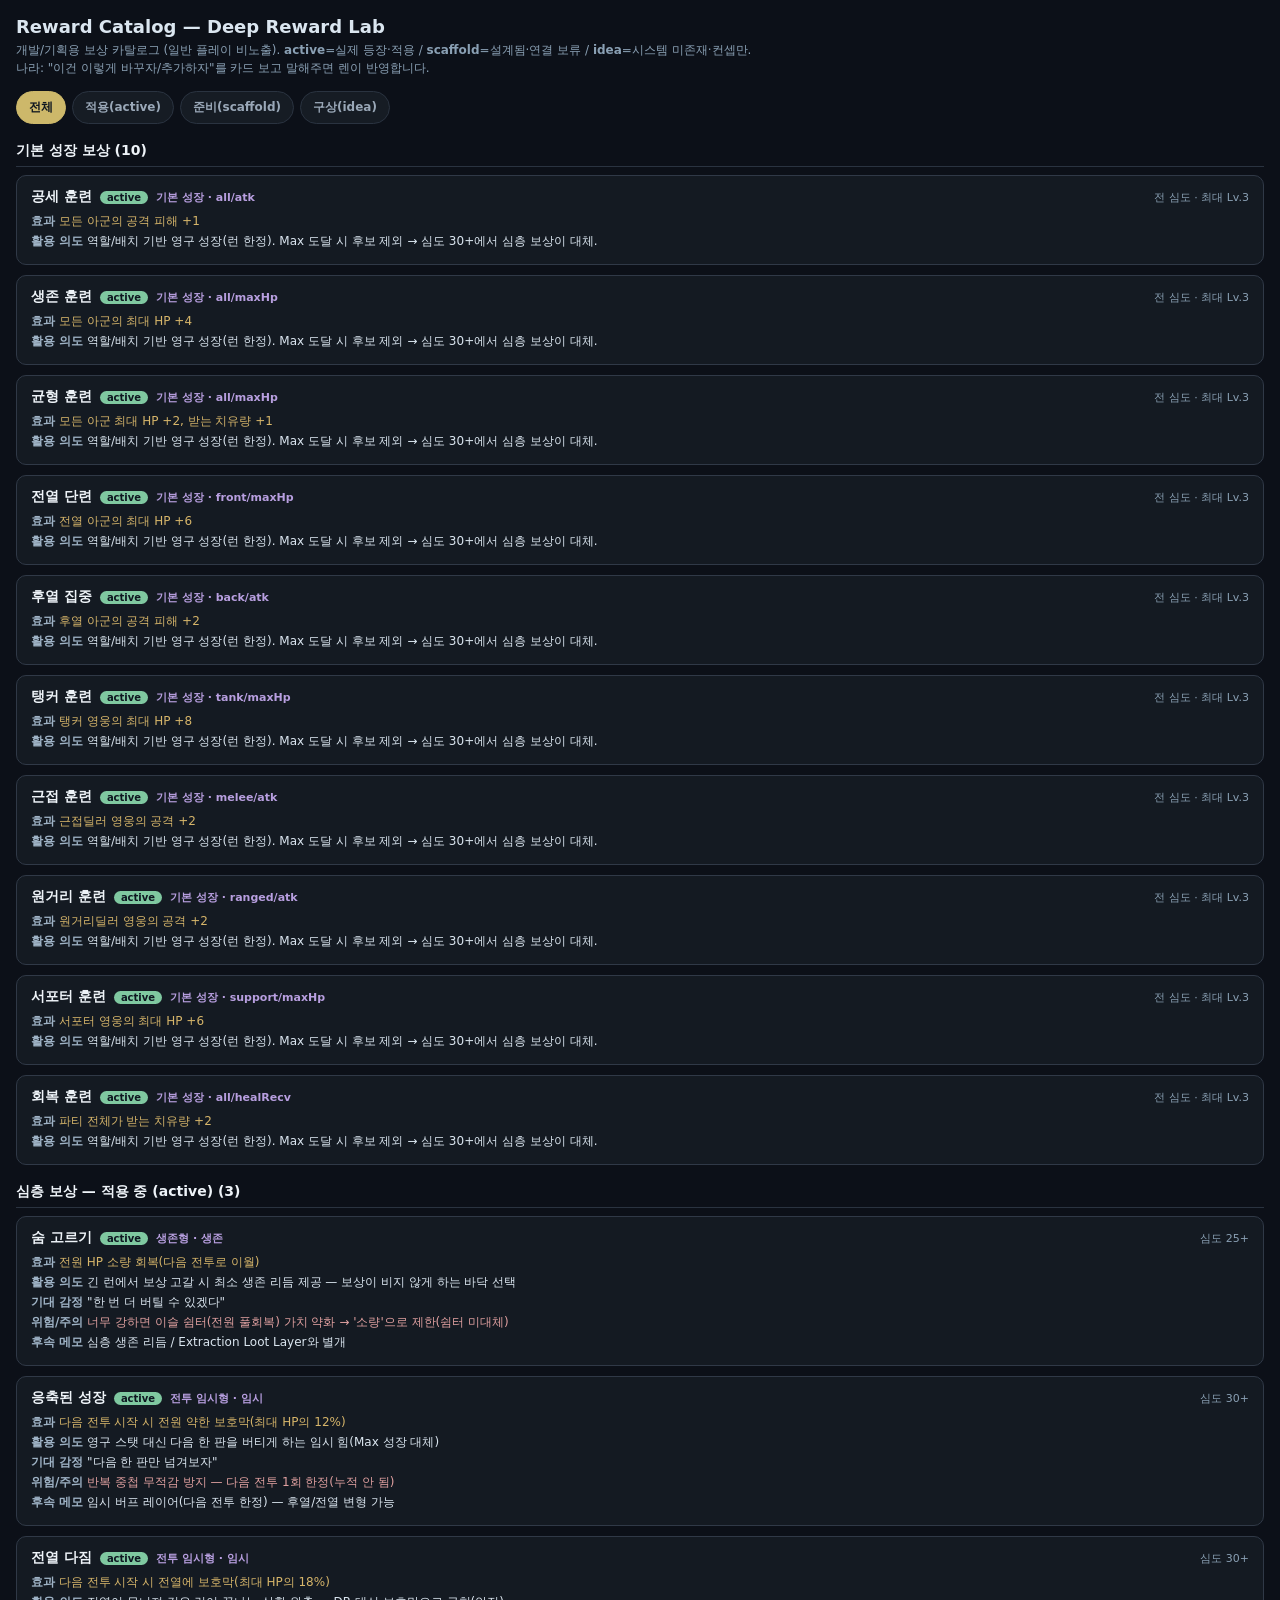
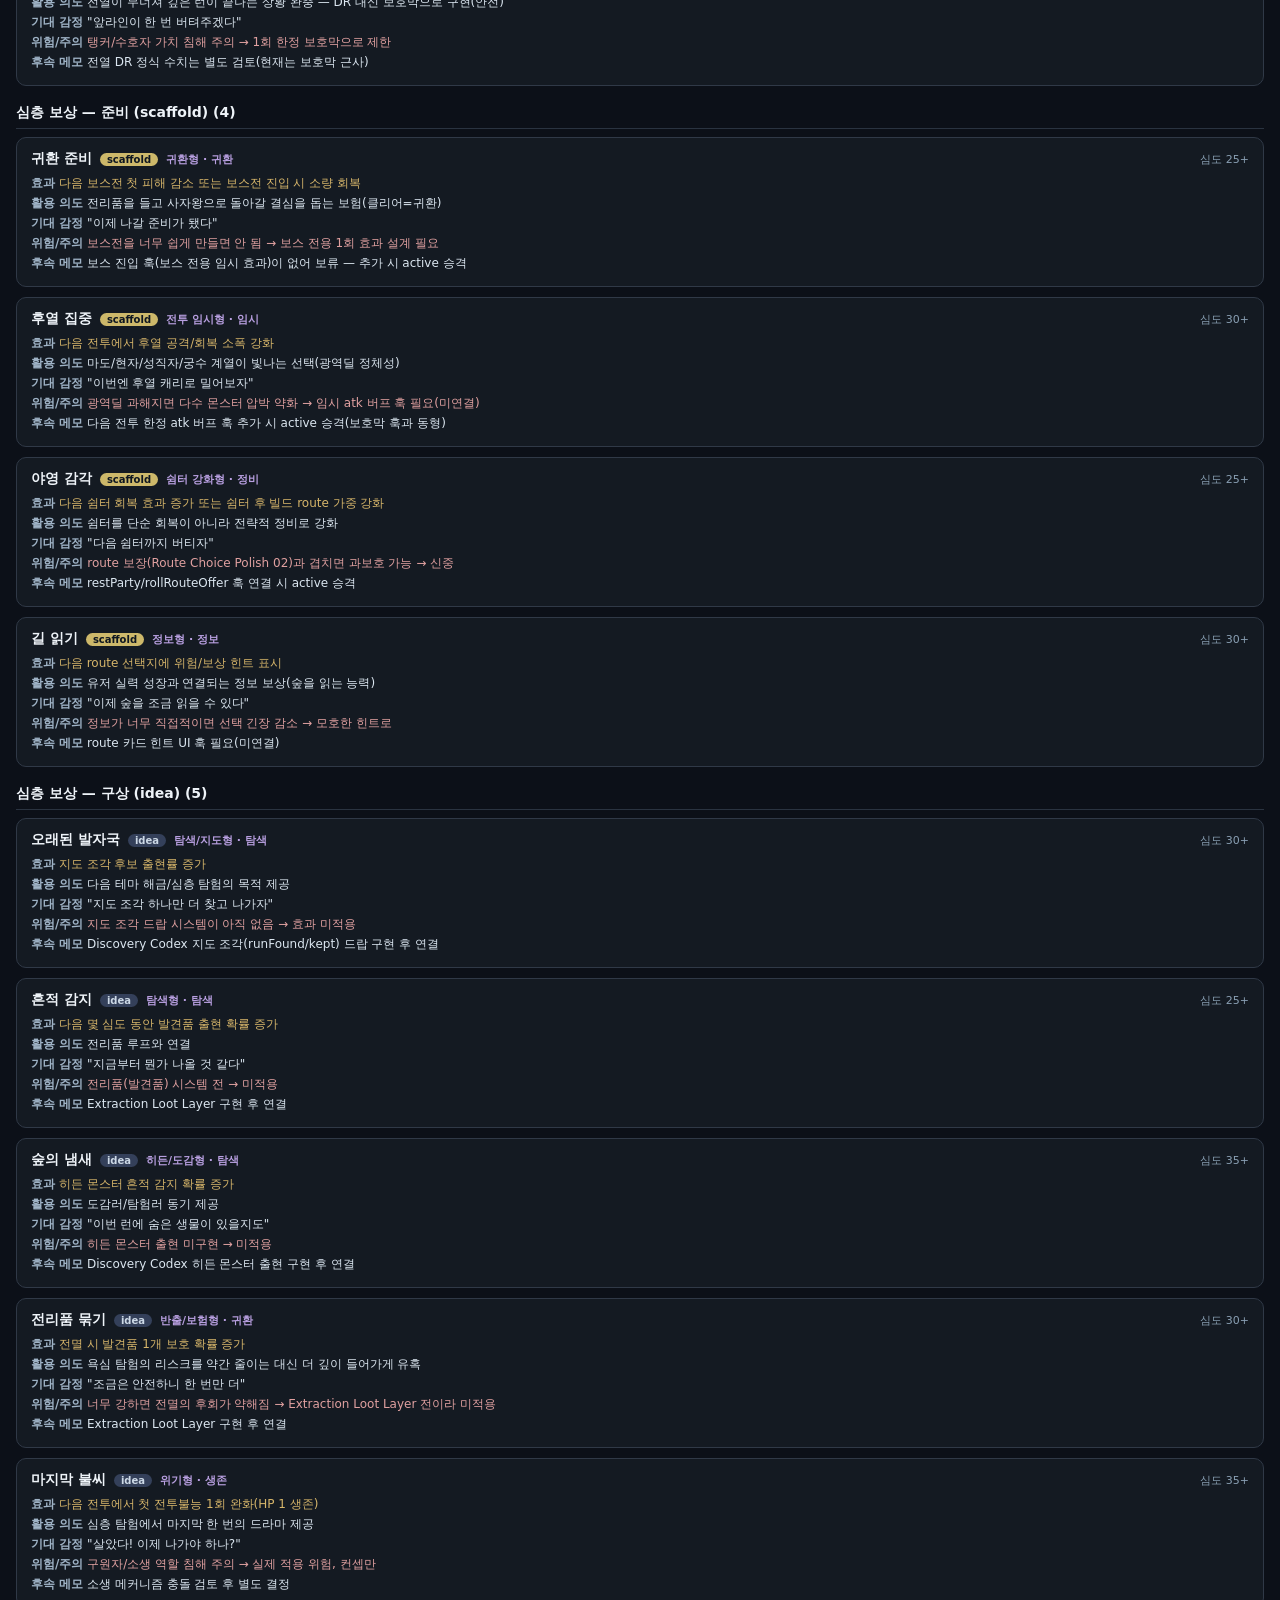
<file: dev/reward-catalog.html>
<!DOCTYPE html>
<!-- Dev Reward Catalog 01 — 개발/기획용 보상 카탈로그(일반 플레이 비노출 · 별도 dev 페이지).
     나라가 보상 아이디어를 읽고 "이건 이렇게 바꾸자/추가하자"를 말할 수 있도록 기본 성장 + 심층 보상 + idea/scaffold를 카드로 표시. -->
<html lang="ko">
<head>
  <meta charset="utf-8" />
  <meta name="viewport" content="width=device-width, initial-scale=1, viewport-fit=cover" />
  <title>Reward Catalog — Deep Reward Lab · Signal Personal (Dev)</title>
  <style>
    :root { color-scheme: dark; }
    body { margin: 0; padding: 16px; background: #0c1018; color: #dbe6f0; font-family: system-ui, -apple-system, "Noto Sans KR", sans-serif; }
    h1 { font-size: 18px; margin: 0 0 4px; }
    .sub { font-size: 12px; color: #8aa0b4; margin: 0 0 14px; line-height: 1.5; }
    .filters { display: flex; gap: 6px; flex-wrap: wrap; margin-bottom: 14px; }
    .filters button { font: inherit; font-size: 12px; font-weight: 700; padding: 7px 12px; border-radius: 999px; cursor: pointer;
      color: #9aa8b8; background: #161c24; border: 1px solid #2a3340; }
    .filters button.on { color: #0e1620; background: #cdb86a; border-color: #cdb86a; }
    h2 { font-size: 14px; margin: 18px 0 8px; color: #eef3f8; border-bottom: 1px solid #2a3340; padding-bottom: 6px; }
    .grid { display: flex; flex-direction: column; gap: 10px; }
    .card { border: 1px solid #303947; border-radius: 10px; background: #141a22; padding: 12px 14px; }
    .card-head { display: flex; align-items: center; gap: 8px; flex-wrap: wrap; margin-bottom: 6px; }
    .name { font-size: 14px; font-weight: 800; color: #eef3f8; }
    .st { font-size: 10px; font-weight: 800; padding: 1px 7px; border-radius: 999px; }
    .st-active { color: #0e1620; background: #7fc8a0; }
    .st-scaffold { color: #0e1620; background: #cdb86a; }
    .st-idea { color: #cdd9e6; background: #34405a; }
    .cat { font-size: 11px; color: #b89fe0; font-weight: 700; }
    .cond { font-size: 11px; color: #8aa0b4; margin-left: auto; }
    .row { font-size: 12px; line-height: 1.5; margin: 2px 0; }
    .row b { color: #9fb3c6; font-weight: 700; }
    .effect { color: #d6b56a; }
    .risk { color: #e0a0a0; }
    .empty { color: #7e8b9c; font-size: 12px; }
  </style>
</head>
<body>
  <h1>Reward Catalog — Deep Reward Lab</h1>
  <p class="sub">개발/기획용 보상 카탈로그 (일반 플레이 비노출). <b>active</b>=실제 등장·적용 / <b>scaffold</b>=설계됨·연결 보류 / <b>idea</b>=시스템 미존재·컨셉만.<br>나라: "이건 이렇게 바꾸자/추가하자"를 카드 보고 말해주면 렌이 반영합니다.</p>
  <div class="filters" id="filters"></div>
  <div id="content"></div>

  <script type="module">
    import { REWARDS, REWARD_MAX_LEVEL } from "../src/data/rewards.js";
    import { DEEP_REWARDS } from "../src/data/deepRewards.js";

    let filter = "all";
    const FILTERS = [
      { id: "all", label: "전체" },
      { id: "active", label: "적용(active)" },
      { id: "scaffold", label: "준비(scaffold)" },
      { id: "idea", label: "구상(idea)" },
    ];
    const esc = (s) => String(s == null ? "" : s).replace(/[&<>]/g, (c) => ({ "&": "&amp;", "<": "&lt;", ">": "&gt;" }[c]));

    function deepCard(r) {
      return `<div class="card">
        <div class="card-head">
          <span class="name">${esc(r.name)}</span>
          <span class="st st-${r.status}">${r.status}</span>
          <span class="cat">${esc(r.category)} · ${esc(r.tag)}</span>
          <span class="cond">심도 ${r.depthMin}+</span>
        </div>
        <div class="row effect"><b>효과</b> ${esc(r.effect)}</div>
        <div class="row"><b>활용 의도</b> ${esc(r.intent)}</div>
        <div class="row"><b>기대 감정</b> "${esc(r.emotion)}"</div>
        <div class="row risk"><b>위험/주의</b> ${esc(r.risk)}</div>
        <div class="row"><b>후속 메모</b> ${esc(r.followup)}</div>
      </div>`;
    }
    function growthCard(r) {
      return `<div class="card">
        <div class="card-head">
          <span class="name">${esc(r.name)}</span>
          <span class="st st-active">active</span>
          <span class="cat">기본 성장 · ${esc(r.target)}/${esc(r.stat)}</span>
          <span class="cond">전 심도 · 최대 Lv.${REWARD_MAX_LEVEL}</span>
        </div>
        <div class="row effect"><b>효과</b> ${esc(r.description)}</div>
        <div class="row"><b>활용 의도</b> 역할/배치 기반 영구 성장(런 한정). Max 도달 시 후보 제외 → 심도 30+에서 심층 보상이 대체.</div>
      </div>`;
    }

    function render() {
      document.getElementById("filters").innerHTML = FILTERS.map((f) =>
        `<button class="${f.id === filter ? "on" : ""}" data-f="${f.id}">${f.label}</button>`).join("");
      const growth = (filter === "all" || filter === "active") ? REWARDS : [];
      const deep = DEEP_REWARDS.filter((r) => filter === "all" || r.status === filter);
      let html = "";
      if (growth.length) html += `<h2>기본 성장 보상 (${growth.length})</h2><div class="grid">${growth.map(growthCard).join("")}</div>`;
      const byStatus = (st) => deep.filter((r) => r.status === st);
      [["active", "심층 보상 — 적용 중 (active)"], ["scaffold", "심층 보상 — 준비 (scaffold)"], ["idea", "심층 보상 — 구상 (idea)"]].forEach(([st, title]) => {
        const list = byStatus(st);
        if (list.length) html += `<h2>${title} (${list.length})</h2><div class="grid">${list.map(deepCard).join("")}</div>`;
      });
      if (!html) html = `<p class="empty">해당 상태의 보상이 없습니다.</p>`;
      document.getElementById("content").innerHTML = html;
    }
    document.getElementById("filters").addEventListener("click", (e) => {
      const b = e.target.closest("[data-f]"); if (!b) return; filter = b.dataset.f; render();
    });
    render();
  </script>
</body>
</html>
</file>
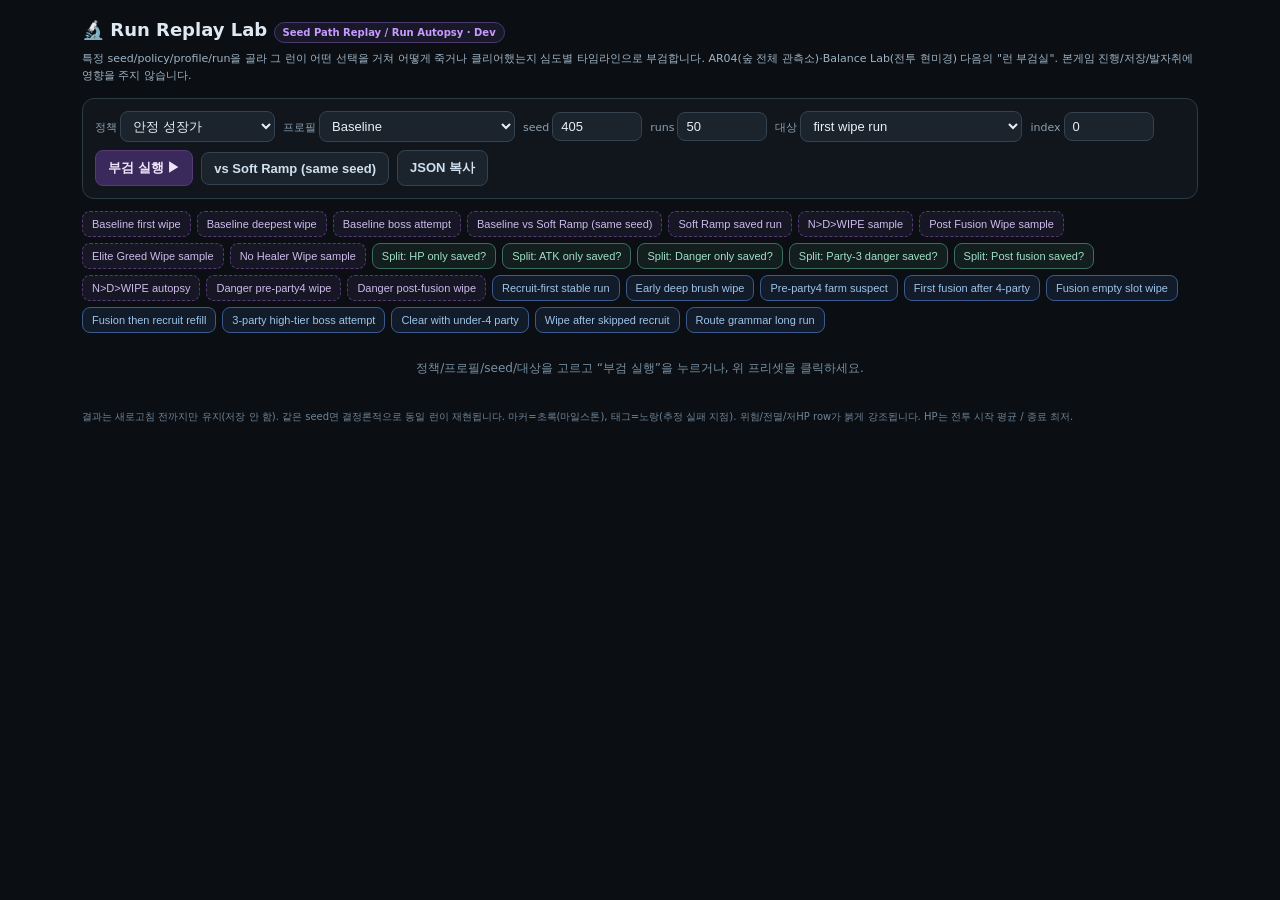
<file: dev/run-replay-lab.html>
<!DOCTYPE html>
<html lang="ko">
<head>
  <meta charset="UTF-8" />
  <meta name="viewport" content="width=device-width, initial-scale=1.0" />
  <title>Run Replay Lab — Seed Path Replay / Run Autopsy · Signal Personal (Dev)</title>
  <!--
    Run Replay Lab 01 — Dev 전용 "런 부검실"(독립 엔트리, 본게임/AR/Balance Lab과 분리).
    특정 seed/policy/profile/run을 골라 그 런이 어떤 선택을 거쳐 어떻게 죽거나 클리어했는지 심도별로 뜯어본다.
    실제 전투 엔진을 헤드리스로 구동(렌더/FX/발자취/localStorage 미발생, gameState 복구). 본게임 데이터/수치 무변경.
  -->
  <style>
    :root { color-scheme: dark; }
    * { box-sizing: border-box; }
    body { margin: 0; background: #0b0f14; color: #dfe9f2; font-family: system-ui, -apple-system, "Segoe UI", Roboto, sans-serif; font-size: 13px; line-height: 1.5; }
    #rl-app { max-width: 1140px; margin: 0 auto; padding: 16px 12px 60px; }
    header h1 { font-size: 18px; margin: 0 0 4px; }
    header .tag { display: inline-block; font-size: 10px; font-weight: 800; color: #c79bff; border: 1px solid #4a3a6e; background: rgba(150,110,220,.1); border-radius: 999px; padding: 2px 8px; }
    header p { color: #9fb3c4; font-size: 11px; margin: 8px 0 0; }
    h3 { font-size: 13px; color: #cdbcec; border-left: 3px solid #7b5fc0; padding-left: 8px; margin: 20px 0 8px; }
    .rl-meta { font-size: 10px; color: #6f8497; font-weight: 400; }
    #rl-controls { display: flex; flex-wrap: wrap; gap: 8px; align-items: center; background: #11161d; border: 1px solid #2c3a46; border-radius: 12px; padding: 12px; margin-top: 14px; }
    #rl-controls label { font-size: 11px; color: #8aa0b2; margin-right: 3px; }
    #rl-controls select, #rl-controls input { background: #1b232c; color: #e7f0f7; border: 1px solid #34434f; border-radius: 8px; padding: 6px 8px; font-size: 13px; }
    #rl-controls input { width: 90px; }
    .rl-btn { border: 1px solid #5a3a76; border-radius: 8px; background: #3a2a5b; color: #eee6fb; padding: 8px 12px; font-size: 13px; font-weight: 700; cursor: pointer; }
    .rl-btn.ghost { background: #1b232c; color: #cfe0ee; border-color: #34434f; }
    .rl-btn:active { transform: translateY(1px); }
    #rl-presets { display: flex; flex-wrap: wrap; gap: 6px; margin: 12px 0; }
    #rl-presets button { font-size: 11px; padding: 6px 9px; border: 1px dashed #5a3a76; border-radius: 8px; background: rgba(150,110,220,.08); color: #cdbcec; cursor: pointer; }
    #rl-presets button.rl-preset-split { border-style: solid; border-color: #3a6e5a; background: rgba(110,200,150,.08); color: #9fe0c4; }
    #rl-presets button.rl-preset-rg { border-style: solid; border-color: #3a5a8e; background: rgba(80,140,220,.10); color: #9fc4e8; }
    .rl-cards { display: grid; grid-template-columns: repeat(auto-fill, minmax(150px, 1fr)); gap: 6px; }
    .rl-card { background: #11161d; border: 1px solid #243039; border-radius: 9px; padding: 7px 10px; }
    .rl-card .k { font-size: 10px; color: #8aa0b2; }
    .rl-card .v { font-size: 14px; font-weight: 800; color: #eef6ff; }
    .rl-card .v.clear { color: #7fd1a8; } .rl-card .v.wipe { color: #f0a0a0; }
    .rl-row { display: flex; flex-wrap: wrap; gap: 5px; margin: 4px 0 8px; }
    .rl-line { font-size: 12px; color: #cfe0ee; margin: 6px 0; } .rl-line code { background: #161e26; color: #9fc4dd; padding: 1px 5px; border-radius: 4px; font-size: 11px; }
    .rl-line b { color: #bfa6e6; }
    .rl-r { font-size: 11px; font-weight: 800; border-radius: 6px; padding: 1px 8px; }
    .rl-r.clear { color: #0c1a12; background: #6fd19a; } .rl-r.wipe { color: #2a0f12; background: #f0a0a0; } .rl-r.inc { color: #1c1606; background: #e6c578; }
    .rl-ax { font-size: 10px; border-radius: 4px; padding: 0 5px; margin-right: 2px; }
    .rl-ax.on { color: #0c1a12; background: #7fd1a8; } .rl-ax.off { color: #6f8497; background: #1b232c; border: 1px solid #2c3a46; }
    .rl-tag { display: inline-block; font-size: 9px; border-radius: 4px; padding: 0 5px; margin: 1px 2px 0 0; background: #21303d; color: #9fc4dd; border: 1px solid #2c4150; white-space: nowrap; }
    .rl-tag.warn { background: #3a2a1a; color: #e6c578; border-color: #5a4326; }
    .rl-mk { display: inline-block; font-size: 9px; border-radius: 4px; padding: 0 5px; margin: 1px 2px 0 0; background: #1b3326; color: #7fd1a8; border: 1px solid #2f5e47; white-space: nowrap; }
    .rl-tablewrap { overflow-x: auto; border: 1px solid #243039; border-radius: 10px; margin-bottom: 6px; }
    table { border-collapse: collapse; width: 100%; font-size: 11.5px; white-space: nowrap; }
    th, td { padding: 5px 8px; border-bottom: 1px solid #1f2832; text-align: right; }
    th.txt, td.txt { text-align: left; }
    thead th { position: sticky; top: 0; background: #1a232c; color: #9fb8cc; font-weight: 700; }
    tbody tr:nth-child(odd) { background: rgba(255,255,255,.015); }
    .rl-tok { display: inline-block; font-size: 10px; font-weight: 800; border-radius: 5px; padding: 1px 7px; min-width: 38px; text-align: center; }
    .rl-tok.normal { background: #23415b; color: #cfe0ee; } .rl-tok.danger { background: #5b3a23; color: #f0c89a; }
    .rl-tok.elite { background: #5b2348; color: #f0a0d8; } .rl-tok.boss { background: #5b2330; color: #f0a0a0; } .rl-tok.evt { background: #2a2438; color: #c0aee0; }
    td.lowhp, td .lowhp { color: #f0a0a0; font-weight: 700; }
    td.clear { color: #7fd1a8; } td.wipe { color: #f0a0a0; }
    tr.row-wipe td, tr.row-danger td { background: rgba(240,120,120,.07); }
    tr.row-clear td { background: rgba(110,200,150,.08); }
    tr.row-fus td { background: rgba(150,110,220,.07); } tr.row-rec td { background: rgba(80,150,200,.06); } tr.row-rest td { background: rgba(120,200,160,.05); }
    .rl-empty { color: #7990a2; font-size: 12px; padding: 14px; text-align: center; }
    .rl-foot { font-size: 10px; color: #6f8497; margin-top: 18px; }
  </style>
</head>
<body>
  <div id="rl-app">
    <header>
      <h1>🔬 Run Replay Lab <span class="tag">Seed Path Replay / Run Autopsy · Dev</span></h1>
      <p>특정 seed/policy/profile/run을 골라 그 런이 어떤 선택을 거쳐 어떻게 죽거나 클리어했는지 심도별 타임라인으로 부검합니다.
        AR04(숲 전체 관측소)·Balance Lab(전투 현미경) 다음의 "런 부검실". 본게임 진행/저장/발자취에 영향을 주지 않습니다.</p>
    </header>

    <div id="rl-controls">
      <span><label>정책</label><select id="rl-policy"></select></span>
      <span><label>프로필</label><select id="rl-profile"></select></span>
      <span><label>seed</label><input id="rl-seed" type="number" value="405" /></span>
      <span><label>runs</label><input id="rl-runs" type="number" value="50" /></span>
      <span><label>대상</label><select id="rl-target">
        <option value="firstWipe">first wipe run</option>
        <option value="deepestWipe">deepest wipe run</option>
        <option value="firstClear">first clear run</option>
        <option value="bossAttempt">boss attempt run</option>
        <option value="ndWipe">N&gt;D&gt;WIPE run</option>
        <option value="postFusion">post fusion wipe</option>
        <option value="eliteGreed">elite greed wipe</option>
        <option value="noHealer">no healer wipe</option>
        <option value="dangerWipe">danger entry wipe</option>
        <option value="dangerPreParty4">danger pre-party4 wipe</option>
        <option value="dangerPostFusion">danger post-fusion wipe</option>
        <optgroup label="Route Grammar 02">
          <option value="recruitFirst">recruit-first stable run</option>
          <option value="earlyDeepBrush">early deep brush wipe</option>
          <option value="farmSuspect">pre-party4 farm suspect</option>
          <option value="firstFusionAfterParty4">first fusion after 4-party</option>
          <option value="fusionEmptySlotWipe">fusion empty slot wipe</option>
          <option value="fusionThenRefill">fusion then recruit refill</option>
          <option value="smallPartyBoss">3-party high-tier boss attempt</option>
          <option value="clearUnder4">clear with under-4 party</option>
          <option value="skippedRecruitWipe">wipe after skipped recruit</option>
          <option value="longRun">route grammar long run</option>
        </optgroup>
        <option value="custom">custom run index</option>
      </select></span>
      <span><label>index</label><input id="rl-index" type="number" value="0" /></span>
      <button type="button" id="rl-run" class="rl-btn">부검 실행 ▶</button>
      <button type="button" id="rl-compare-btn" class="rl-btn ghost">vs Soft Ramp (same seed)</button>
      <button type="button" id="rl-export" class="rl-btn ghost">JSON 복사</button>
    </div>

    <div id="rl-presets"></div>

    <section id="rl-autopsy"><div class="rl-empty">정책/프로필/seed/대상을 고르고 “부검 실행”을 누르거나, 위 프리셋을 클릭하세요.</div></section>
    <section id="rl-timeline"></section>
    <section id="rl-compare"></section>

    <p class="rl-foot">결과는 새로고침 전까지만 유지(저장 안 함). 같은 seed면 결정론적으로 동일 런이 재현됩니다.
      마커=초록(마일스톤), 태그=노랑(추정 실패 지점). 위험/전멸/저HP row가 붉게 강조됩니다. HP는 전투 시작 평균 / 종료 최저.</p>
  </div>

  <script type="module">
    import { initRunReplayLab } from "../src/dev/runReplayLab.js";
    initRunReplayLab();
  </script>
</body>
</html>
</file>
<file: src/ui/styles.css>
* {
  margin: 0;
  padding: 0;
  box-sizing: border-box;
}

[hidden] { display: none !important; }

/* Second Class Test Access 01 — Dev(?dev=1) 전용 2차 직업 테스트 패널(타이틀). URL 플래그로만 생성됨. */
#dev-2nd-panel {
  margin-top: 14px;
  padding: 10px;
  border: 1px dashed rgba(232, 90, 90, 0.7);
  border-radius: 10px;
  background: rgba(232, 90, 90, 0.08);
}
#dev-2nd-panel .dev-2nd-title {
  font-size: 11px; font-weight: 800; color: #f0a0a0; letter-spacing: 0.03em; margin-bottom: 8px; text-align: center;
}
#dev-2nd-panel .dev-2nd-btns { display: grid; grid-template-columns: 1fr 1fr; gap: 6px; }
#dev-2nd-panel button {
  padding: 8px 6px; font-size: 12px; font-weight: 700;
  border: 1px solid #5a3a3a; border-radius: 8px;
  background: #2a1e22; color: #f3dada; cursor: pointer;
}
#dev-2nd-panel button:active { transform: translateY(1px); }

/* Dev Cheat Mode 01 — 불사 테스트 배지(개발자 모드 표시). URL 플래그로만 생성됨. 작고 비차단(상단 우측 고정). */
#dev-immortal-badge {
  position: fixed;
  top: 4px;
  left: 50%;
  transform: translateX(-50%);
  z-index: 200;
  padding: 2px 9px;
  border-radius: 999px;
  background: rgba(232, 90, 90, 0.92);
  color: #fff;
  font-size: 11px;
  font-weight: 800;
  letter-spacing: 0.04em;
  box-shadow: 0 1px 4px rgba(0, 0, 0, 0.5);
  pointer-events: none;
}

body {
  background: #0a0a0f;
  color: #eee;
  font-family: sans-serif;
  min-height: 100dvh;
  display: flex;
  justify-content: center;
  align-items: flex-start;
  overflow-x: hidden;
}

#app {
  width: min(100vw, 390px);
  min-height: 100dvh;
  background: #1a1a2e;
  display: flex;
  flex-direction: column;
}

#game-frame {
  display: flex;
  flex-direction: column;
  flex: 1;
  min-height: 100dvh;
}

/* 상단 HUD — Battlefield Layout Rebuild 01: 액자/테두리 느낌을 줄이고 얇은 한 줄로.
   유지: 짧은 타이틀(여정/심도) · 속도 버튼 · 타이틀로. 전투 영역을 침범하지 않게 최소 높이. */
#top-hud {
  display: flex;
  justify-content: space-between;
  align-items: center;
  padding: 5px 12px;
  background: rgba(12, 16, 26, 0.92);
  font-size: 13px;
  color: #aaa;
  flex-shrink: 0;
}

#stage-label {
  font-weight: bold;
  color: #e0e0e0;
  font-size: 13px;
}

/* status-label(ready/running)은 플레이어용 정보가 아니라 숨긴다(최소 HUD). */
#status-label { display: none; }
#hud-right { display: flex; align-items: center; gap: 8px; }

/* 파티 강화 현황 — 얇은 한 줄(접힌 느낌). 전투 영역을 빼앗지 않게. */
#party-bonus {
  padding: 2px 16px;
  background: rgba(12, 16, 26, 0.85);
  font-size: 10px;
  color: #f0c040;
  text-align: center;
  flex-shrink: 0;
}

/* battle-view가 game-frame을 꽉 채우도록 */
#battle-view {
  display: flex;
  flex-direction: column;
  flex: 1;
  position: relative;
}

/* ====================================================================
   Battle Screen Baseline 01 — 루다 monster-battlefield-mockup "1. 기본 대치" 이식
   #battle-field = .field (어두운 전장)
   유닛은 카드가 아니라 전장 위 absolute 좌표로 서 있는 캐릭터
   ==================================================================== */

/* 배경: 거의 검은 딥네이비 + 아주 약한 시그널식 격자 — 캐릭터가 먼저 보이게 */
#battle-field {
  position: relative;
  flex: 1;
  min-height: 360px;
  overflow: hidden;
  background-color: #0a0d14;
  background-image:
    linear-gradient(rgba(120, 150, 190, 0.04) 1px, transparent 1px),
    linear-gradient(90deg, rgba(120, 150, 190, 0.04) 1px, transparent 1px);
  background-size: 30px 30px;
  background-position: center center;
}

/* 중앙 lane — 행동선이 지나갈 무대 (아주 약한 세로 발광, 공허함 방지) */
#battle-field::before {
  content: "";
  position: absolute;
  left: 50%;
  top: 6%;
  bottom: 6%;
  width: 44%;
  transform: translateX(-50%);
  background: radial-gradient(ellipse at center, rgba(90, 130, 175, 0.07), transparent 72%);
  pointer-events: none;
}

/* Run Structure 01C — 심도 분위기: 깊은 심도일수록 전장에 옅은 붉은 기운.
   배경(background-image)으로만 입혀 유닛/행동선/숫자 위로 덮지 않는다 → 전투 가독성 보장.
   모바일 390px에서도 과하지 않게 보수적 농도. 30+ 위협 / 40+ 분노(조금 더 강하게). */
#battle-field[data-depth-tier="threat"] {
  background-image:
    radial-gradient(130% 80% at 72% 8%, rgba(190, 45, 30, 0.10), transparent 60%),
    linear-gradient(rgba(120, 150, 190, 0.04) 1px, transparent 1px),
    linear-gradient(90deg, rgba(120, 150, 190, 0.04) 1px, transparent 1px);
}
#battle-field[data-depth-tier="fury"] {
  background-color: #120a0c;
  background-image:
    radial-gradient(140% 95% at 70% 6%, rgba(220, 50, 32, 0.18), transparent 62%),
    linear-gradient(rgba(120, 150, 190, 0.04) 1px, transparent 1px),
    linear-gradient(90deg, rgba(120, 150, 190, 0.04) 1px, transparent 1px);
}

/* 심도 분위기 문구(run-status / route-panel) */
.depth-atmo { font-weight: 700; }
.depth-atmo--threat { color: #ff9a6a; }
.depth-atmo--fury { color: #ff6a5a; }
.route-atmo { margin: 2px 0 0; font-size: 12px; font-weight: 700; text-align: center; }
.route-atmo--threat { color: #ff9a6a; }
.route-atmo--fury { color: #ff6a5a; }

/* 유닛 무대 — Battlefield Layout Rebuild 01: 전투 필드가 화면 대부분을 쓰도록 세로 밴드 확대(680px).
   좌표계 = 390×680. 위(top 작음)=몬스터 후열/깊은 숲, 아래(top 큼/ bottom 작음)=영웅. 전열/후열은 Y축으로 읽힌다. */
#unit-layer {
  position: absolute;
  left: 0;
  right: 0;
  top: 50%;
  transform: translateY(-50%);
  height: min(100%, 680px);
}

/* 진영 라벨 — Battlefield Layout Rebuild 01: 전투가 주인공이므로 더 흐리게(방해 최소). */
#battle-field .team-label {
  position: absolute;
  color: rgba(154, 168, 184, 0.4);
  font-size: 9px;
  letter-spacing: 0.04em;
  text-transform: uppercase;
  z-index: 1;
}
#battle-field .team-label.enemy { right: 13px; top: 10px; }
#battle-field .team-label.party { left: 13px; bottom: 10px; }

/* 전장 위 유닛 — 카드가 아니라 "서 있는 말"
   Combat HUD 01a: 이름/HP 숫자 텍스트 제거 → 아바타 + HP바 중심.
   min-height는 아바타(64) + HP바 여백 기준으로 축소 */
#battle-field .unit {
  position: absolute;
  width: 62px;
  min-height: 74px;
  text-align: center;
  z-index: 5;
}

/* 원근감 + Shell 01 확대: 아군 1.2배(가깝고 크게), 적 1.04배(멀고 약간 작게) */
#battle-field .unit.party {
  transform: scale(1.2);
  transform-origin: center bottom;
}
#battle-field .unit.enemy {
  transform: scale(1.04);
  transform-origin: center top;
}

/* 사망 상태 */
#battle-field .unit.dead {
  opacity: 0.4;
  filter: grayscale(0.55);
}

/* 좌표 — 아군 좌하단 / 적 우상단, 서로 대각선 대치
   아군: 전열2(전사·궁수) / 후열(사제) + 4번째 후열 자리 여유
   적: 슬라임·고블린·늑대 간격 확보, 정보(HP/속도/숫자)가 붙어도 안 겹치게 */
/* 아군 진영 — 전열2/후열2 가상 anchor 기반, 진영 공간을 넓게 사용
   front-left 전사 / front-right 궁수 / back-left 사제 / back-right(4번째) 예비 */
/* Living Battle Screen 04A: 상하 50/50 분할 후 각 진영이 "자기 영역을 넓게" 사용.
   좌표계 = unit-layer 390×560. 상단(top 0~280)=적, 하단(bottom 0~280)=아군.
   구석 몰기가 아니라 영역 활용 — 아군은 하단 "좌측 60(x 0~234)" 영역 전체를 사선으로 펼친다.
   전사(맨아래-좌) → 수호자(아래-우) → 궁수(중-좌) → 사제(위-우, 중앙선 근처)로 지그재그 사선.
   x 0~196(<좌측60 경계 234), 높이 차로 HP/게이지/FX 겹침 회피·개별 판독. */
/* LBS 04A Micro Polish: 하단/우하단 무게중심을 좌측60 영역 안에서 살짝 오른쪽으로.
   가장 아래(전사) +32px, 우하단(수호자) +30px만 이동 — 사선/간격/영역 철학 유지. */
#battle-field .warrior-pos { left: 34px;  bottom: 8px; }    /* 하단 끝(아래) — 살짝 우로 */
#battle-field .guardian-pos { left: 130px; bottom: 44px; }  /* 아래-우 — 살짝 우로 */
#battle-field .archer-pos { left: 30px;  bottom: 108px; }   /* 중간-좌 (유지) */
#battle-field .priest-pos { left: 122px; bottom: 172px; }   /* 위-우 (유지) */

/* Formation Visual Fix 01 — Party Slot Anchor Lock.
   전열/후열 = "적과의 거리" 기준(적은 우상단). 전열(f0/f1)=상단 밴드(가까움),
   후열(b0/b1)=하단 밴드(멂). 항상 존재하는 4개의 고정 anchor — 인원수(3/4)와 무관하게
   유닛은 자기 slotKey 좌표에만 선다(빈 슬롯은 빈자리로 남고 재정렬하지 않음).

   [핫픽스 핵심] 이전 좌표는 x가 좌(≈30)/우(≈122) 두 값뿐인 엄격한 2열이라,
   같은 열에 두 명이 들어가면 세로로 정확히 겹쳐 "세로 일렬"로 읽혔다.
   → 행마다 x를 어긋나게(stagger) 한 전향 사다리꼴 진형으로 교체:
     · 전열 2슬롯 = 같은 상단 밴드, x를 넓게 벌린 가로 쌍(적 쪽으로 전진)
     · 후열 2슬롯 = 같은 하단 밴드, x를 넓게 벌린 가로 쌍(좌측으로 후퇴)
     · 전열↔후열 열을 어긋나게 두어 어떤 조합도 세로줄이 되지 않게.
   x 30~162(좌측 영역 안, 우상단 적 zone과 겹치지 않음), 두 밴드 높이차로 판독 분리. */
/* Combat Breath Hotfix 01: 각 행의 가로 간격을 아주 소폭(≈10px) 넓혀 치유선/행동선이
   아바타 사이에 묻히지 않게. 사다리꼴(전열2/후열2) 감각·3인도 4슬롯 원칙·적 진영 거리 유지. */
/* Battlefield Layout Rebuild 01 — 영웅 파티를 화면 최하단에 가깝게(좌하단), 좌하단→우상단 사선 유지.
   전열(f0/f1)=위(몬스터에 가까움)·후열(b0/b1)=아래(최하단). 모두 좌측에 모아 우상단 몬스터 무리를 바라본다. */
/* Hero UX Polish 01C — 전열을 소폭 위로(+24px) 올려 전열 아래 상태칩이 후열 아바타와 겹치지 않게.
   전투 로직/슬롯 의미/타겟 규칙 무관 — 화면 좌표만 조정(후열은 그대로). */
#battle-field .hero-slot-f0 { left: 168px; bottom: 194px; } /* 전열 1 — 적과 최근접(상단·안쪽) */
#battle-field .hero-slot-f1 { left: 60px;  bottom: 170px; } /* 전열 2 — 상단·바깥쪽 */
#battle-field .hero-slot-b0 { left: 138px; bottom: 48px; }  /* 후열 1 — 하단·안쪽 */
#battle-field .hero-slot-b1 { left: 26px;  bottom: 20px; }  /* 후열 2 — 적과 최원거리(최하단·바깥쪽) */

/* 적은 상단 "우측 70(x 117~390)" 영역 전체를 넓게 사용(우상 한 점 정렬 아님).
   top 10~150으로 상단 절반의 폭·높이를 활용해 영역감을 살린다. */
#battle-field .goblin-pos { right: 24px;  top: 10px; }   /* 우-상 */
#battle-field .slime-pos { right: 162px; top: 60px; }    /* 영역 좌측(중앙선 근처)-중 */
#battle-field .wolf-pos { right: 70px;  top: 140px; }    /* 우-하(상단 절반 안) */

/* ===================================================================
   Combat Breath Preview 01 — 프리뷰 전투 장면 (개발/확인용, 정식 배치 아님)
   적 zone(우상단) 안에 slot 그리드로 다수 배치 + 정예/보스 크기 class.
   =================================================================== */
/* Living Battle Screen 04A: 다수전도 상단 "우측 70(x 117~390)" 영역을 꽉 차게 — 3열×2행 spread.
   leftmost도 x≥126(>30/70 경계 117)으로 영역 안에 머물되, 우상 한 점에 몰지 않고 폭을 활용. */
#battle-field .enemy-slot-0 { right: 20px;  top: 10px; }
#battle-field .enemy-slot-1 { right: 102px; top: 26px; }
#battle-field .enemy-slot-2 { right: 186px; top: 12px; }
#battle-field .enemy-slot-3 { right: 50px;  top: 118px; }
#battle-field .enemy-slot-4 { right: 134px; top: 138px; }
#battle-field .enemy-slot-5 { right: 200px; top: 110px; }
/* 보스 단독 — Battlefield Layout Rebuild 01 → Layout Tune 01: 우측 "상단"에 크게(별도 anchor).
   화면 끝에 밀착하지 않게 — 머리 위(상단바)·오른쪽 끝과 소형 몬스터 1개 정도 여백을 둔다. */
#battle-field .enemy-slot-boss { right: 100px; top: 56px; }
/* 보스 2기 레이아웃 스트레스 테스트(Dev 프리뷰 전용) — 화면 좌/우에 사자왕 둘. */
#battle-field .enemy-slot-boss-l { right: 244px; top: 64px; }
#battle-field .enemy-slot-boss-r { right: 70px;  top: 64px; }

/* Battlefield Layout Rebuild 01 — 몬스터 전열/후열을 화면 Y축으로 읽는다.
   위(top 작음)=후열/깊은 숲, 아래(top 큼)=전열/영웅 쪽. 좌우로 갈리던 진형을 위/아래 2밴드 지그재그로 교체.
   후열(eb): 상단 밴드(top 46~130) 가로 지그재그(아치). 전열(ef): 하단 밴드(top 262~345) 가로 지그재그.
   x는 화면 가운데(cx≈100~305)에 모아 가장자리로 삐져나오지 않게. 전열이 후열보다 항상 아래(가까이).
   정예 핵심(ecf 전열중앙 사슴 관문 / ecb 후열·오른쪽 올빼미 지휘)은 밴드 안에서 중앙/우측 핵심으로 선다.
   right = 359 - 중심x (unit 62 / layer 390). 전열6·후열6까지 들어갈 지그재그 슬롯 구조. */
/* Layout Tune 01 — 몬스터 그룹을 전체적으로 위로(상단 여유 활용). 전열 소형과 아군 사이 거리를 늘려
   source→target 행동선이 읽히게. 후열은 상단(로그 영역을 약간 침범해도 OK), 전열은 중상단. */
/* 후열 (상단 밴드 — 가로로 넓게 펼쳐 겹침 방지) */
#battle-field .enemy-slot-eb0 { right: 231px; top: 34px; }
#battle-field .enemy-slot-eb1 { right: 97px;  top: 34px; }
#battle-field .enemy-slot-eb2 { right: 164px; top: 14px; }  /* 후열 정점(가장 깊은 가운데) */
#battle-field .enemy-slot-eb3 { right: 264px; top: 92px; }
#battle-field .enemy-slot-eb4 { right: 64px;  top: 92px; }
#battle-field .enemy-slot-eb5 { right: 124px; top: 108px; }
/* 전열 (중상단 밴드 — 영웅과 충분히 떨어져 행동선 확보). 좌우로 넓게 벌려 정예 핵심과 간격 확보. */
#battle-field .enemy-slot-ef0 { right: 250px; top: 214px; }
#battle-field .enemy-slot-ef1 { right: 62px;  top: 214px; }
#battle-field .enemy-slot-ef2 { right: 159px; top: 280px; }  /* 전열 가운데-아래(지그재그) */
#battle-field .enemy-slot-ef3 { right: 268px; top: 288px; }
#battle-field .enemy-slot-ef4 { right: 50px;  top: 288px; }
#battle-field .enemy-slot-ef5 { right: 119px; top: 252px; }
/* 정예 핵심 — 소형과 "소형 1개 정도" 여백. 사슴은 전열 중앙에서 살짝 위로 서서 호위와 세로로도 분리된다. */
#battle-field .enemy-slot-ecf { right: 164px; top: 170px; } /* 정예 전열 중앙(관문형 사슴 — 영웅 대면) */
#battle-field .enemy-slot-ecb { right: 104px; top: 24px; }  /* 정예 후열·오른쪽(지휘형 올빼미) */

/* 정예/보스처럼 보이게 — 크기만 키운다(.unit.enemy scale 오버라이드, 발밑/머리 고정).
   임시 스타일: 정식 정예/보스 시스템 아님. */
#battle-field .unit.enemy.mon-elite {
  transform: scale(1.5);
  transform-origin: center top;
  z-index: 6;
}
#battle-field .unit.enemy.mon-boss {
  transform: scale(2.8); /* Living Battle Screen 04: 더 크게 우상단에서 버티는 보스 */
  transform-origin: center top;
  z-index: 6;
}
/* 정예/보스 약한 위협 오라(임시) — 실루엣만 살짝 강조 */
#battle-field .unit.enemy.mon-elite .monster { filter: drop-shadow(0 0 5px rgba(239, 125, 106, 0.45)); }
#battle-field .unit.enemy.mon-boss .monster { filter: drop-shadow(0 0 8px rgba(239, 125, 106, 0.55)); }

/* === Combat Readability Polish 02: Boss/Elite Encounter HUD (중앙 상단) === */
/* HUD에 잡힌 적은 아바타 부착 바/게이지/상태슬롯을 숨긴다(정보는 HUD가 담당, 아바타는 위압감만) */
#battle-field .unit.is-encounter .hp-bar,
#battle-field .unit.is-encounter .tempo-bar,
#battle-field .unit.is-encounter .status-slots { display: none; }

#encounter-hud {
  position: absolute;
  top: 8px;
  left: 50%;
  transform: translateX(-50%);
  width: 86%;
  max-width: 320px;
  padding: 8px 11px 9px;
  background: rgba(16, 12, 18, 0.82);
  border: 1px solid rgba(233, 125, 106, 0.4);
  border-radius: 9px;
  z-index: 9;
  pointer-events: none;
}

#encounter-hud[data-tier="boss"] { border-color: rgba(233, 69, 96, 0.55); }

#encounter-hud .enc-top {
  display: flex;
  align-items: center;
  gap: 7px;
  margin-bottom: 6px;
}

#encounter-hud .enc-label {
  font-size: 9px;
  font-weight: 800;
  letter-spacing: 0.1em;
  color: #1a1206;
  background: #e6b455;
  padding: 2px 6px;
  border-radius: 4px;
}
#encounter-hud[data-tier="boss"] .enc-label { background: #e94560; color: #fff; }

#encounter-hud .enc-name {
  font-size: 13px;
  font-weight: 800;
  color: #eef3f8;
}

#encounter-hud .enc-status {
  display: flex;
  gap: 3px;
  margin-left: auto;
}
#encounter-hud .enc-status .status-marker { width: 8px; height: 8px; border-radius: 50%; }

#encounter-hud .enc-hp {
  display: block;
  width: 100%;
  height: 8px;
  background: rgba(255, 255, 255, 0.1);
  border-radius: 4px;
  overflow: hidden;
  margin-bottom: 4px;
}
#encounter-hud .enc-hp-fill {
  display: block;
  height: 100%;
  background: linear-gradient(90deg, #e94560, #ff7a6e);
  transition: width 0.25s ease-out;
}

#encounter-hud .enc-tempo {
  display: block;
  width: 100%;
  height: 4px;
  background: rgba(255, 255, 255, 0.08);
  border-radius: 2px;
  overflow: hidden;
}
#encounter-hud .enc-tempo-fill {
  display: block;
  height: 100%;
  background: #6fa8e0;
  transition: width 0.2s linear;
}

/* === Combat Readability Polish 02: Avatar Scaffold ===
   .avatar-{key}는 추후 루다 CSS 아바타가 꽂힐 자리(전투 유닛 / 직업 카드 공통).
   지금은 placeholder만 — 전투 유닛엔 시각 변화를 주지 않는다(기존 donor 파츠 유지).
   직업 카드의 작은 .job-ava 칩만 키별 색으로 "스캐폴드가 존재함"을 표시한다. */
/* Avatar Import 01: 칩 placeholder → SR 아바타 미니 호스트.
   .av-fit는 transform-scale이라 레이아웃 박스(76×82)가 유지되므로,
   호스트를 고정 크기 + overflow:hidden + place-items:center로 두고 가운데 정렬·클립한다. */
.job-card .job-ava {
  width: 54px;
  height: 56px;
  display: grid;
  place-items: center;
  overflow: hidden;
  background: transparent;
  border: none;
}
.job-card .job-ava.avatar-warrior { background: #5a3a32; }
.job-card .job-ava.avatar-guardian { background: #2f4a63; }
.job-card .job-ava.avatar-archer { background: #41522f; }
.job-card .job-ava.avatar-priest { background: #5a4f2f; }
.job-card .job-ava.avatar-cleric { background: #2f5a52; }
.job-card .job-ava.avatar-trickster { background: #432f5a; }

/* 공통 idle — 전투 직전 숨 쉬며 대치하는 느낌 (발밑 고정, 약한 호흡) */
@keyframes sig-idle {
  0%, 100% { transform: translateY(0) scaleY(1); }
  50%      { transform: translateY(-1.6px) scaleY(1.025); }
}

/* 유닛 몸체 컨테이너 */
#battle-field .avatar,
#battle-field .monster {
  position: relative;
  width: 62px;
  height: 64px;
  margin: 0 auto;
  transform-origin: center bottom;
  animation: sig-idle 2.6s ease-in-out infinite;
}

/* 캐릭터별 박자 분산 — 기계적 동기화 방지 */
#battle-field .avatar.warrior { animation-delay: 0s; }
#battle-field .avatar.priest { animation-delay: -0.7s; }
#battle-field .avatar.archer { animation-delay: -1.2s; }
#battle-field .avatar.guardian { animation-delay: -1.9s; }
#battle-field .monster.slime { animation-delay: -0.4s; animation-duration: 3s; }
#battle-field .monster.goblin { animation-delay: -0.9s; animation-duration: 2.3s; }
#battle-field .monster.wolf { animation-delay: -1.5s; }

/* 사망 유닛 / 모션 최소화 환경 — idle 정지 */
#battle-field .unit.dead .avatar,
#battle-field .unit.dead .monster {
  animation: none;
}
@media (prefers-reduced-motion: reduce) {
  #battle-field .avatar,
  #battle-field .monster {
    animation: none;
  }
}

#battle-field .part {
  position: absolute;
  display: block;
}

/* 공통 파츠 — 발밑 그림자 / 베이스 / 자세 / 몸통 / 머리 / 오라 */
#battle-field .shadow {
  left: 9px; bottom: 1px;
  width: 44px; height: 7px;
  border-radius: 50%;
  background: rgba(0, 0, 0, 0.34);
}
#battle-field .base {
  left: 10px; bottom: 0;
  width: 42px; height: 7px;
  border-radius: 50%;
  background: rgba(0, 0, 0, 0.35);
}
#battle-field .stance {
  left: 18px; bottom: 7px;
  width: 26px; height: 8px;
  border-left: 8px solid transparent;
  border-right: 8px solid transparent;
  border-top: 8px solid #526071;
}
#battle-field .body {
  left: 20px; top: 27px;
  width: 24px; height: 25px;
  border-radius: 8px 8px 6px 6px;
  background: #78889a;
  border: 2px solid #d5dde6;
}
#battle-field .head {
  left: 22px; top: 10px;
  width: 19px; height: 19px;
  border-radius: 50%;
  background: #f0c9a2;
  border: 2px solid #f8e5c8;
}
#battle-field .aura {
  inset: 4px 5px 2px;
  border-radius: 50%;
  border: 2px solid transparent;
  opacity: 0.65;
}

/* ---- 전사: 넓은 자세 + 큰 방패 ---- */
#battle-field .warrior .body {
  left: 17px; width: 29px;
  background: #6d7685;
  border-color: #f0c36a;
}
#battle-field .warrior .stance {
  left: 12px; width: 38px;
  border-left-width: 13px;
  border-right-width: 13px;
  border-top-color: #7c6c4a;
}
#battle-field .warrior .shield {
  left: -1px; top: 25px;
  width: 25px; height: 32px;
  border-radius: 11px 11px 15px 15px;
  background: #455160;
  border: 3px solid #f0c36a;
  box-shadow: inset 0 0 0 3px rgba(240, 195, 106, 0.22);
  transform: rotate(-7deg);
  z-index: 2;
}

/* ---- 사제: 로브 + 오라 + 지팡이 빛 ---- */
#battle-field .priest .body {
  left: 21px; width: 21px; height: 28px;
  background: #446b62;
  border-color: #9fe6cf;
  border-radius: 14px 14px 8px 8px;
}
#battle-field .priest .aura {
  border-color: rgba(159, 230, 207, 0.72);
  box-shadow: 0 0 16px rgba(159, 230, 207, 0.34);
}
#battle-field .priest .staff {
  right: 4px; top: 11px;
  width: 4px; height: 46px;
  border-radius: 4px;
  background: #d6f8ec;
  transform: rotate(3deg);
}
#battle-field .priest .staff::before {
  content: "";
  position: absolute;
  left: -8px; top: -9px;
  width: 20px; height: 20px;
  border-radius: 50%;
  border: 3px solid #9fe6cf;
  background: rgba(159, 230, 207, 0.2);
  box-shadow: 0 0 8px rgba(159, 230, 207, 0.32);
}

/* ---- 궁수: 기울어진 몸체 + 활 + 화살 ---- */
#battle-field .archer .body {
  left: 24px; width: 21px;
  background: #536a3e;
  border-color: #a8d46a;
  transform: skewX(-8deg);
}
#battle-field .archer .stance {
  left: 16px; width: 34px;
  border-left-width: 5px;
  border-right-width: 16px;
  border-top-color: #5f753f;
  transform: skewX(-15deg);
}
#battle-field .archer .bow {
  left: 1px; top: 13px;
  width: 31px; height: 47px;
  border-left: 5px solid #a8d46a;
  border-radius: 50% 0 0 50%;
  transform: rotate(-13deg);
}
#battle-field .archer .arrow {
  left: 27px; top: 35px;
  width: 31px; height: 3px;
  border-radius: 3px;
  background: #dce8c4;
  transform: rotate(-14deg);
  z-index: 3;
}

/* ---- 수호자(Party Join 01): 묵직한 방어형 몸체 + 창(lance) ----
   기존 공통 파츠 위에 색(강철+자수정)과 창 하나로 최소 실루엣 구분.
   전사(방패)·사제(지팡이+오라)·궁수(활)와 겹치지 않는 폴암 윤곽. */
#battle-field .guardian .body {
  left: 18px; width: 27px; height: 27px;
  background: #5a6275;
  border-color: #9aa6d0;
  border-radius: 9px 9px 6px 6px;
}
#battle-field .guardian .stance {
  left: 13px; width: 36px;
  border-left-width: 12px;
  border-right-width: 12px;
  border-top-color: #3f4a63;
}
#battle-field .guardian .head {
  border-color: #cdd6f0;
}
#battle-field .guardian .lance {
  right: 5px; top: 5px;
  width: 4px; height: 50px;
  border-radius: 3px;
  background: #c8cfe6;
  box-shadow: 0 0 4px rgba(154, 166, 208, 0.4);
  transform: rotate(16deg);
  z-index: 2;
}
#battle-field .guardian .lance::before { /* 창끝 */
  content: "";
  position: absolute;
  left: -3px; top: -9px;
  border-left: 5px solid transparent;
  border-right: 5px solid transparent;
  border-bottom: 12px solid #e6ebfa;
}

/* ---- 슬라임: 둥근 물방울 몸체 + 광택 + 눈 ---- */
#battle-field .slime .slime-body {
  left: 7px; bottom: 8px;
  width: 50px; height: 43px;
  border-radius: 52% 52% 42% 42%;
  background: #8fd9b6;
  border: 3px solid #d8f8eb;
  box-shadow: inset 0 -10px 0 rgba(52, 120, 100, 0.18);
}
#battle-field .slime .shine {
  left: 19px; top: 21px;
  width: 12px; height: 7px;
  border-radius: 50%;
  background: rgba(255, 255, 255, 0.55);
  transform: rotate(-22deg);
}
#battle-field .slime .eye,
#battle-field .goblin .eye,
#battle-field .wolf .eye {
  border-radius: 50%;
  background: #182027;
}
#battle-field .slime .eye { top: 37px; width: 5px; height: 6px; }
#battle-field .slime .eye.left { left: 23px; }
#battle-field .slime .eye.right { right: 23px; }

/* ---- 고블린: 양쪽 귀 + 둥근 머리 + 눈 + 입 + 작은 몸 ---- */
#battle-field .goblin .ear {
  top: 22px;
  width: 19px; height: 15px;
  background: #a8c96b;
  border: 3px solid #ddeaab;
  clip-path: polygon(0 50%, 100% 0, 78% 100%);
}
#battle-field .goblin .ear.left { left: 4px; transform: rotate(155deg); }
#battle-field .goblin .ear.right { right: 4px; transform: rotate(25deg); }
#battle-field .goblin .goblin-head {
  left: 15px; top: 18px;
  width: 38px; height: 37px;
  border-radius: 43% 43% 40% 40%;
  background: #a8c96b;
  border: 3px solid #ddeaab;
  box-shadow: inset 0 -8px 0 rgba(72, 96, 45, 0.18);
}
#battle-field .goblin .eye {
  top: 32px;
  width: 7px; height: 5px;
  border-radius: 8px;
}
#battle-field .goblin .eye.left { left: 22px; transform: rotate(-10deg); }
#battle-field .goblin .eye.right { right: 22px; transform: rotate(10deg); }
#battle-field .goblin .mouth {
  left: 28px; top: 44px;
  width: 14px; height: 5px;
  border-bottom: 2px solid #171d20;
  border-radius: 0 0 10px 10px;
}
#battle-field .goblin .goblin-body {
  left: 22px; bottom: 9px;
  width: 25px; height: 18px;
  border-radius: 8px 8px 5px 5px;
  background: #6f7c49;
  border: 2px solid #f0c36a;
}

/* ---- 늑대: 옆모습 + 꼬리 + 다리 + 귀 + 주둥이 ---- */
#battle-field .wolf .tail {
  left: 5px; bottom: 23px;
  width: 23px; height: 12px;
  border-radius: 12px 0 0 12px;
  background: #7d8998;
  border: 2px solid #d7dee8;
  transform: rotate(-24deg);
}
#battle-field .wolf .wolf-body {
  left: 18px; bottom: 17px;
  width: 39px; height: 24px;
  border-radius: 45% 45% 35% 35%;
  background: #9ba8bb;
  border: 3px solid #d7dee8;
  box-shadow: inset 0 -7px 0 rgba(65, 75, 88, 0.18);
}
#battle-field .wolf .wolf-head {
  right: 7px; top: 18px;
  width: 31px; height: 28px;
  border-radius: 42% 46% 36% 42%;
  background: #9ba8bb;
  border: 3px solid #d7dee8;
  transform: rotate(-8deg);
}
#battle-field .wolf .snout {
  right: 0; top: 30px;
  width: 22px; height: 13px;
  border-radius: 0 12px 12px 0;
  background: #d7dee8;
  transform: rotate(-7deg);
}
#battle-field .wolf .ear {
  top: 9px;
  width: 13px; height: 16px;
  background: #9ba8bb;
  border: 3px solid #d7dee8;
  clip-path: polygon(50% 0, 100% 100%, 0 100%);
}
#battle-field .wolf .ear.left { right: 29px; transform: rotate(-18deg); }
#battle-field .wolf .ear.right { right: 13px; transform: rotate(16deg); }
#battle-field .wolf .eye { right: 25px; top: 29px; width: 5px; height: 5px; }
#battle-field .wolf .leg {
  bottom: 8px;
  width: 5px; height: 12px;
  border-radius: 5px;
  background: #d7dee8;
}
#battle-field .wolf .leg.one { left: 26px; }
#battle-field .wolf .leg.two { left: 47px; }

/* ===================================================================
   Beginner Theme Actor 01 — 초보자 "동물 연합 / 새싹 숲" 액터
   -------------------------------------------------------------------
   루다 presentation-lab avatar-museum-01.html의 조합형 .bt 구조를 본게임 전장으로 이식.
   박스 76×82(R&D .avatar 동일) → 좌표계를 그대로 유지하고, 아군 SR 아바타와 동일한 .av-fit
   래퍼(전투 scale 0.8)로 유닛 박스에 맞춘다(idle은 .monster가 담당, 합성).
   모든 규칙은 #battle-field 스코프 + .bt 클래스로 specificity를 올려 레거시 파츠(.body/.head 등)와
   충돌을 차단한다. 규칙 순서(베이스→역할→개체→등급→사자/올빼미→사슴뿔)는 R&D 원본을 따라야
   동률 specificity의 override가 의도대로 해소된다(예: 올빼미 정예 = 올빼미 extra 우선).
   정예/보스 등급 표현은 btClass(bt-elite/bt-boss)에 내장 — 파츠가 등급별로 커지므로
   컨테이너 과확대(mon-elite 1.5 / mon-boss 2.8)는 .is-bt 오버라이드로 낮춘다.
   =================================================================== */
#battle-field .monster.bt-actor { width: 76px; height: 82px; margin: 0 auto; }
/* 개체별 idle 박자 분산(기계적 동기화 방지) */
#battle-field .bt-actor.bt-fox { animation-delay: -0.5s; }
#battle-field .bt-actor.bt-bird { animation-delay: -1.1s; animation-duration: 2.3s; }
#battle-field .bt-actor.bt-slime { animation-delay: -0.3s; animation-duration: 3s; }
#battle-field .bt-actor.bt-lamb { animation-delay: -1.7s; }
#battle-field .bt-actor.bt-owl { animation-delay: -0.8s; }
#battle-field .bt-actor.bt-deer { animation-delay: -1.4s; }

#battle-field .bt { --main: #9fdc82; --edge: #e8f59d; --deep: #3f5b45; --glow: color-mix(in srgb, var(--edge) 34%, transparent); }
#battle-field .bt::before { content: ""; position: absolute; left: 10px; right: 10px; top: 8px; bottom: 8px; border-radius: 50%; background: radial-gradient(circle at 24% 62%, var(--glow) 0 7px, transparent 8px), radial-gradient(circle at 76% 32%, var(--glow) 0 5px, transparent 6px); opacity: .55; z-index: 2; }
#battle-field .bt .shadow { left: 14px; bottom: 3px; width: 50px; height: 9px; background: rgba(0,0,0,.28); z-index: 1; }
#battle-field .bt .body { left: 20px; top: 34px; width: 38px; height: 34px; border: 2px solid rgba(255,255,255,.2); border-radius: 18px 18px 11px 11px; background: linear-gradient(180deg, var(--main), var(--deep)); box-shadow: inset 0 -7px 0 rgba(0,0,0,.12); z-index: 4; }
#battle-field .bt .head { left: 24px; top: 13px; width: 30px; height: 27px; border: 2px solid var(--edge); border-radius: 50% 50% 42% 42%; background: var(--main); filter: drop-shadow(0 0 4px var(--glow)); z-index: 6; }
#battle-field .bt .head::before { content: ""; position: absolute; left: 8px; top: 12px; width: 4px; height: 4px; border-radius: 50%; background: #10151d; box-shadow: 10px 0 0 #10151d; }
#battle-field .bt .head::after { content: ""; position: absolute; left: 10px; bottom: 4px; width: 10px; height: 5px; border-radius: 50%; background: rgba(255,255,255,.45); }
#battle-field .bt .ears { left: 22px; top: 6px; width: 10px; height: 12px; border-radius: 50% 50% 20% 20%; background: var(--edge); box-shadow: 24px 0 0 var(--edge); z-index: 5; }
#battle-field .bt .extra { left: 7px; top: 34px; width: 64px; height: 34px; border: 3px solid var(--glow); border-bottom-color: transparent; border-radius: 50%; opacity: .8; z-index: 3; }
#battle-field .bt .role { z-index: 8; filter: drop-shadow(0 0 3px var(--glow)); }
#battle-field .bt-tank .role { left: 4px; top: 37px; width: 28px; height: 30px; border: 4px solid var(--edge); border-radius: 14px 14px 18px 18px; background: rgba(255,255,255,.08); }
#battle-field .bt-melee .role { right: 5px; top: 38px; width: 31px; height: 22px; border-right: 5px solid var(--edge); border-bottom: 5px solid var(--edge); border-radius: 0 0 18px 0; transform: rotate(-20deg); }
#battle-field .bt-ranged .role { right: 1px; top: 34px; width: 34px; height: 9px; border: 3px solid var(--edge); border-radius: 10px; transform: rotate(-12deg); }
#battle-field .bt-ranged .role::after { content: ""; position: absolute; right: -10px; top: 1px; width: 8px; height: 8px; border-radius: 50%; background: var(--main); }
#battle-field .bt-support .role { left: 10px; top: 18px; width: 5px; height: 47px; border-radius: 5px; background: var(--edge); transform: rotate(-10deg); }
#battle-field .bt-support .role::before { content: ""; position: absolute; left: 2px; top: 3px; width: 23px; height: 16px; border-radius: 12px 6px 6px 12px; background: var(--main); }
#battle-field .bt-healer .role { right: 5px; top: 13px; width: 23px; height: 23px; border-radius: 50%; background: var(--edge); box-shadow: 0 0 12px var(--glow); }
#battle-field .bt-healer .role::before, #battle-field .bt-healer .role::after { content: ""; position: absolute; left: 9px; top: 4px; width: 5px; height: 15px; border-radius: 4px; background: #faffef; }
#battle-field .bt-healer .role::after { transform: rotate(90deg); }
#battle-field .bt-bear { --main: #b99c72; --edge: #f3df9a; --deep: #674e3a; }
#battle-field .bt-bear .body { left: 16px; width: 46px; height: 38px; border-radius: 22px 22px 12px 12px; }
#battle-field .bt-bear .ears { border-radius: 50%; }
#battle-field .bt-fox { --main: #d8a45f; --edge: #fff0a8; --deep: #7d5631; }
#battle-field .bt-fox .ears { clip-path: polygon(50% 0, 100% 100%, 0 100%); border-radius: 0; }
#battle-field .bt-fox .extra { left: 6px; top: 42px; width: 24px; height: 18px; border: 0; border-top: 8px solid var(--edge); border-radius: 50%; transform: rotate(-30deg); }
#battle-field .bt-bird { --main: #8db7d9; --edge: #f0f7b0; --deep: #36566a; }
#battle-field .bt-bird .body { left: 24px; top: 36px; width: 31px; height: 30px; border-radius: 50%; }
#battle-field .bt-bird .head { left: 27px; top: 15px; width: 25px; height: 24px; }
#battle-field .bt-bird .head::after { left: 22px; bottom: 8px; width: 10px; height: 7px; clip-path: polygon(0 0, 100% 50%, 0 100%); background: var(--edge); }
#battle-field .bt-bird .ears { display: none; }
#battle-field .bt-bird .extra { left: 12px; top: 38px; width: 23px; height: 21px; border: 0; border-left: 8px solid var(--edge); border-radius: 50%; transform: rotate(-16deg); }
#battle-field .bt-slime { --main: #8de1a2; --edge: #e6f8a3; --deep: #3c7659; }
#battle-field .bt-slime .head, #battle-field .bt-slime .ears { display: none; }
#battle-field .bt-slime .extra, #battle-field .bt-slime.bt-support .role { display: none; }
#battle-field .bt-slime .body { left: 14px; top: 25px; width: 50px; height: 44px; border-radius: 54% 54% 38% 38%; background: radial-gradient(circle at 33px 11px, rgba(255,255,255,.58) 0 5px, transparent 6px), radial-gradient(circle at 18px 21px, #16211c 0 4px, transparent 5px), radial-gradient(circle at 33px 22px, #16211c 0 4px, transparent 5px), linear-gradient(180deg, var(--main), var(--deep)); box-shadow: inset 0 -8px 0 rgba(0,0,0,.12), 0 0 14px rgba(141,225,162,.18); }
#battle-field .bt-slime .body::before { content: ""; position: absolute; left: 19px; top: 21px; width: 3px; height: 3px; border-radius: 50%; background: rgba(255,255,255,.78); box-shadow: 15px 1px 0 rgba(255,255,255,.68); }
#battle-field .bt-slime .body::after { content: ""; position: absolute; left: 18px; bottom: 8px; width: 15px; height: 6px; border-bottom: 2px solid rgba(255,255,255,.62); border-radius: 50%; }
#battle-field .bt-deer { --main: #c9a878; --edge: #f2e79f; --deep: #69563b; }
#battle-field .bt-deer .ears { left: 21px; top: 7px; width: 8px; height: 12px; transform: rotate(-18deg); box-shadow: 28px 9px 0 var(--edge); }
#battle-field .bt-deer .extra { left: 18px; top: 3px; width: 42px; height: 18px; border: 0; border-top: 4px solid var(--edge); border-radius: 50%; }
#battle-field .bt-lamb { --main: #e4ddc4; --edge: #f8f2b0; --deep: #8a806a; }
#battle-field .bt-lamb.bt-healer .role { display: none; }
#battle-field .bt-lamb .extra { border: 0; background: radial-gradient(circle at 17px 11px, rgba(248,242,229,.45) 0 8px, transparent 9px), radial-gradient(circle at 44px 14px, rgba(248,242,229,.35) 0 7px, transparent 8px); }
#battle-field .bt-lamb .body { left: 16px; top: 37px; width: 46px; height: 31px; border-radius: 20px 22px 13px 13px; background: radial-gradient(circle at 10px 8px, #f8f2e5 0 8px, transparent 9px), radial-gradient(circle at 27px 12px, #f8f2e5 0 9px, transparent 10px), radial-gradient(circle at 36px 8px, #f8f2e5 0 7px, transparent 8px), var(--main); }
#battle-field .bt-lamb .head { left: 25px; top: 16px; width: 28px; height: 25px; background: radial-gradient(circle at 7px 3px, #f8f2e5 0 6px, transparent 7px), radial-gradient(circle at 18px 2px, #f8f2e5 0 6px, transparent 7px), var(--main); }
#battle-field .bt-lamb .ears { left: 17px; top: 18px; width: 11px; height: 10px; border-radius: 50%; box-shadow: 32px 0 0 var(--edge); }
#battle-field .bt-elite .body { left: 15px; top: 28px; width: 48px; height: 42px; border-width: 3px; }
#battle-field .bt-elite .head { left: 21px; top: 7px; width: 36px; height: 31px; border-width: 3px; }
#battle-field .bt-elite .extra { left: 4px; top: 22px; width: 70px; height: 48px; border: 5px solid var(--glow); border-top-color: var(--edge); border-bottom-color: transparent; }
#battle-field .bt-elite .role { left: 19px; top: 0; width: 40px; height: 19px; background: var(--edge); clip-path: polygon(0 100%, 0 45%, 22% 75%, 50% 5%, 78% 75%, 100% 45%, 100% 100%); }
#battle-field .bt-boss .body { left: 9px; top: 26px; width: 60px; height: 48px; border-width: 4px; }
#battle-field .bt-boss .head { left: 18px; top: 4px; width: 42px; height: 36px; border-width: 4px; }
#battle-field .bt-boss .extra { left: 0; top: 5px; width: 78px; height: 58px; border: 6px solid var(--edge); border-bottom-color: transparent; border-radius: 50%; opacity: .84; }
#battle-field .bt-boss .role { left: 2px; bottom: 5px; width: 74px; height: 22px; border-top: 7px solid var(--edge); border-radius: 50%; }
#battle-field .bt-lion { --main: #d6ad5d; --edge: #fff09c; --deep: #7a542f; }
#battle-field .bt-lion.bt-boss .extra { left: 6px; top: -2px; width: 66px; height: 64px; border: 0; border-radius: 50%; background: linear-gradient(180deg, var(--edge), #e0b95d 68%, var(--deep)); clip-path: polygon(50% 0, 58% 13%, 70% 4%, 73% 20%, 91% 17%, 83% 33%, 100% 43%, 84% 51%, 93% 69%, 74% 67%, 70% 88%, 56% 74%, 50% 100%, 42% 75%, 28% 88%, 25% 67%, 6% 69%, 16% 51%, 0 43%, 17% 33%, 9% 17%, 27% 20%, 30% 4%, 42% 13%); opacity: .9; filter: drop-shadow(0 0 9px rgba(255,240,156,.28)); }
#battle-field .bt-lion .head { background: var(--main); box-shadow: 0 0 0 5px rgba(255,240,156,.18); }
#battle-field .bt-lion .head::after { left: 9px; bottom: 4px; width: 22px; height: 11px; border-radius: 50%; background: radial-gradient(circle at 50% 35%, #3c271f 0 2px, transparent 3px), #f4d89a; }
#battle-field .bt-lion .ears { left: 18px; top: 4px; border-radius: 50%; box-shadow: 32px 0 0 var(--edge); }
/* Boss Early Challenge Pressure 01 + Lion Face Hotfix — 사자왕 얼굴(보스 전용) 정렬.
   보스 크기 head(border-box 42×36, padding box 34×28)에서 기존 눈동자(::before)는 작은 머리 기준
   좌표라 오른쪽 눈이 코(::after 머즐 내부 점)와 겹쳐 읽혔다. 보스 한정으로만 눈을 위로 올리고
   좌우 대칭(코 중심 x17 기준)으로 두고, 코는 머즐 안쪽 아래(62%)로 내려 눈/코가 겹치지 않게 한다.
   .bt-lion(비보스)은 게임에 등장하지 않으며, 스코프가 .bt-boss로 한정돼 다른 bt 액터엔 무영향. */
#battle-field .bt-lion.bt-boss .head::before { left: 7px; top: 7px; width: 5px; height: 5px; box-shadow: 15px 0 0 #10151d; }
#battle-field .bt-lion.bt-boss .head::after { left: 6px; bottom: 3px; width: 22px; height: 12px; background: radial-gradient(circle at 50% 62%, #3c271f 0 2.5px, transparent 3.5px), #f4d89a; }
#battle-field .bt-owl { --main: #9cb98a; --edge: #f1ef9c; --deep: #4a5a45; }
#battle-field .bt-owl .head { border-radius: 15px 15px 50% 50%; }
#battle-field .bt-owl .ears { left: 20px; top: 1px; width: 13px; height: 14px; clip-path: polygon(0 0, 100% 100%, 0 100%); border-radius: 0; box-shadow: 25px 0 0 var(--edge); }
#battle-field .bt-owl .extra { background: radial-gradient(circle at 19px 19px, rgba(241,239,156,.26) 0 14px, transparent 15px), radial-gradient(circle at 51px 19px, rgba(241,239,156,.2) 0 14px, transparent 15px); }
#battle-field .bt-deer.bt-elite .ears, #battle-field .bt-deer.bt-boss .ears { left: 17px; top: -1px; width: 11px; height: 18px; border-radius: 999px; box-shadow: 33px 0 0 var(--edge); }
#battle-field .bt-deer.bt-elite .ears::before, #battle-field .bt-deer.bt-elite .ears::after, #battle-field .bt-deer.bt-boss .ears::before, #battle-field .bt-deer.bt-boss .ears::after { content: ""; position: absolute; top: -8px; width: 18px; height: 15px; border-top: 4px solid var(--edge); border-radius: 50%; filter: drop-shadow(0 0 5px var(--edge)); }
#battle-field .bt-deer.bt-elite .ears::before, #battle-field .bt-deer.bt-boss .ears::before { left: -8px; border-left: 4px solid var(--edge); transform: rotate(-18deg); }
#battle-field .bt-deer.bt-elite .ears::after, #battle-field .bt-deer.bt-boss .ears::after { right: -41px; border-right: 4px solid var(--edge); transform: rotate(18deg); }

/* is-bt 등급 컨테이너 스케일 — bt-elite/bt-boss가 파츠를 이미 키우므로 mon-elite(1.5)/mon-boss(2.8)를
   낮춰 보스가 상단 HUD/행동선 공간을 침범하지 않게(av-fit 0.8 합성 감안). transform-origin/z-index는
   덜 구체적인 mon-* 규칙에서 그대로 상속(transform만 덮음). */
#battle-field .unit.enemy.is-bt.mon-elite { transform: scale(1.42); }
#battle-field .unit.enemy.is-bt.mon-boss { transform: scale(2.2); }
#battle-field .unit.enemy.is-bt.mon-elite .monster { filter: drop-shadow(0 0 5px rgba(159, 220, 130, 0.5)); }
#battle-field .unit.enemy.is-bt.mon-boss .monster { filter: drop-shadow(0 0 9px rgba(255, 240, 156, 0.5)); }

/* ===================================================================
   Avatar Facing 규칙 (Combat HUD 01a 1차)
   -------------------------------------------------------------------
   전투 구도: 아군 = 좌하단 / 적 = 우상단.
     - 아군 아바타는 오른쪽 위(NE)를 향해 싸운다  → .face-ne
     - 적/상대 진영 아바타는 왼쪽 아래(SW)를 향한다 → .face-sw
   방향의 단일 진입점은 .face-ne / .face-sw 클래스(render.js에서 부여).
   team이 아니라 facing 클래스로 무기/시선 방향을 제어해야,
   미래에 상대 진영 영웅(아군 직업이지만 SW를 향함)도 표현할 수 있다.

   1차 범위: 아군(face-ne) 전사/궁수의 무기 방향만 최소 조정.
     - 사제: 지팡이가 이미 우측(NE)을 향함 → 조정 없음
     - 큰 아바타 재작업 금지. 부위 위치/각도 미세 조정만.
     - face-sw(적 방향 좌우반전) variant는 Avatar Facing 01 후보로 분리.
   =================================================================== */

/* 전사: 방패를 전방(우측 = 적 방향)으로 옮겨 NE를 막는 자세 */
#battle-field .face-ne .warrior .shield {
  left: auto;
  right: -1px;
  top: 22px;
  transform: rotate(8deg);
}

/* 궁수: 화살을 우상단(NE 적 고도)으로 살짝 더 세움 */
#battle-field .face-ne .archer .arrow {
  transform: rotate(-21deg);
}

/* 수호자: 창끝을 전방(우상단 = 적 방향)으로 겨눔 */
#battle-field .face-ne .guardian .lance {
  right: 1px;
  transform: rotate(24deg);
}

/* ===================================================================
   Hit Reaction 01 — 피격/회복 리액션
   -------------------------------------------------------------------
   .fig-react = reaction 전용 transform 레이어.
     - 부모 .unit(scale) / 자식 .avatar(idle) 와 충돌 없이 합성
     - transform-origin 발밑 고정 → 튀거나 밀려 보이지 않게
   hit  : 짧고 날카로운 좌우 흔들림 + 흰 flash (충격)
   heal : 느리고 부드러운 scale pulse + 초록 glow (치유) — hit과 결이 다름
   =================================================================== */
#battle-field .fig-react {
  display: block;
  transform-origin: center bottom;
  will-change: transform, filter;
}

#battle-field .fig-react.react-hit {
  animation: sig-hit 0.32s ease-out;
}
#battle-field .fig-react.react-heal {
  animation: sig-heal 0.5s ease-out;
}

/* 피격: 작은 흔들림(±2px, 순변위 0) + 짧은 밝기 flash */
@keyframes sig-hit {
  0%   { transform: translateX(0);      filter: brightness(1); }
  18%  { transform: translateX(-2px);   filter: brightness(1.85); }
  42%  { transform: translateX(1.5px);  filter: brightness(1.35); }
  68%  { transform: translateX(-1px);   filter: brightness(1.1); }
  100% { transform: translateX(0);      filter: brightness(1); }
}

/* 회복: 부드러운 scale pulse + 초록 glow */
@keyframes sig-heal {
  0%   { transform: scale(1);    filter: brightness(1) drop-shadow(0 0 0 rgba(159, 230, 207, 0)); }
  38%  { transform: scale(1.05); filter: brightness(1.22) drop-shadow(0 0 7px rgba(159, 230, 207, 0.82)); }
  100% { transform: scale(1);    filter: brightness(1) drop-shadow(0 0 0 rgba(159, 230, 207, 0)); }
}

/* ===================================================================
   Action Emphasis 01 — 행동 선언 cue ("나야 지금!")
   -------------------------------------------------------------------
   행동선은 결과. 그 전에 source unit이 짧게 "내가 행동한다"를 선언한다.
   .fig-react(reaction 레이어)에 얹어 idle(.avatar)/scale(.unit)과 합성.
   transform-origin 발밑 고정 → 커지되 위치가 밀려 보이지 않음.
   시선 우선순위: acting > line > target reaction > idle (JS에서 reaction 생략 처리).
   =================================================================== */
#battle-field .fig-react.acting { animation: sig-act 0.34s ease-out; }
#battle-field .fig-react.acting-soft { animation: sig-act-soft 0.4s ease-out; }
/* 2x: 과하지 않게 — 리듬만 살게 짧게 */
#battle-field[data-fast="1"] .fig-react.acting { animation-duration: 0.26s; }
#battle-field[data-fast="1"] .fig-react.acting-soft { animation-duration: 0.3s; }

/* 공격/몬스터 선언: 짧고 또렷한 scale pop + 살짝 들썩 + brightness.
   Action Line Visibility 01 — "나 지금 행동" 체감 강화로 이동량 소폭 상향(발밑 고정이라 진형 안 밀림). */
@keyframes sig-act {
  0%   { transform: scale(1) translateY(0);        filter: brightness(1); }
  28%  { transform: scale(1.16) translateY(-4px);  filter: brightness(1.34); }
  52%  { transform: scale(1.09) translateY(-2px);  filter: brightness(1.15); }
  100% { transform: scale(1) translateY(0);        filter: brightness(1); }
}
/* 회복/원거리 선언: 돌진보다 살짝 들썩임/상체 반응(과한 전진 X) — 이동량 소폭만 상향. */
@keyframes sig-act-soft {
  0%   { transform: scale(1) translateY(0);         filter: brightness(1); }
  34%  { transform: scale(1.12) translateY(-3px);   filter: brightness(1.2); }
  100% { transform: scale(1) translateY(0);         filter: brightness(1); }
}

/* 모션 최소화 환경 — 위치 이동 제거, idle과 동일 정책 */
@media (prefers-reduced-motion: reduce) {
  #battle-field .fig-react.react-hit,
  #battle-field .fig-react.react-heal,
  #battle-field .fig-react.acting,
  #battle-field .fig-react.acting-soft {
    animation: none;
  }
}

/* ===================================================================
   Combat Lifecycle Polish 01 — 사망 연출(Death Reaction) + Field Cleanup
   -------------------------------------------------------------------
   HP 0 → .unit.dying: 짧은 퇴장(opacity fade) + .fig-react 무너짐(아래로 꺼지며 작아짐).
   .unit 자체 fade 애니메이션 종료 시 JS가 DOM 제거(전장 정리). 0.5s(2x) / MAX 0.34s.
   =================================================================== */
#battle-field .unit.dying {
  pointer-events: none;
  animation: sig-death-fade 0.5s ease-in forwards;
}
#battle-field .unit.dying .fig-react {
  animation: sig-death 0.5s ease-in forwards;
}
/* 사망 중 idle/게이지 정지 + HP/속도바 즉시 정리(판독 방해 방지) */
#battle-field .unit.dying .avatar,
#battle-field .unit.dying .monster { animation: none; }
#battle-field .unit.dying .hp-bar,
#battle-field .unit.dying .tempo-bar { opacity: 0; }
/* FX Density Guard: MAX에선 더 짧게 */
#battle-field[data-speed="MAX"] .unit.dying,
#battle-field[data-speed="MAX"] .unit.dying .fig-react { animation-duration: 0.34s; }

@keyframes sig-death-fade {
  0%   { opacity: 1; }
  65%  { opacity: 0.55; }
  100% { opacity: 0; }
}
/* 무너짐: 짧은 흔들림 → 발밑 고정으로 아래로 꺼지며 작아짐 */
@keyframes sig-death {
  0%   { transform: translateX(0) translateY(0) scale(1); }
  14%  { transform: translateX(-2.5px) translateY(0) scale(1); }
  30%  { transform: translateX(2px) translateY(1px) scale(0.97); }
  100% { transform: translateX(0) translateY(11px) scale(0.8); }
}
@media (prefers-reduced-motion: reduce) {
  #battle-field .unit.dying,
  #battle-field .unit.dying .fig-react { animation-duration: 0.01s; }
}

/* 사망 dust — 쓰러진 자리 약한 먼지 한 번(과하지 않게) */
.fx-dust {
  position: absolute;
  width: 28px; height: 13px;
  margin: -6px 0 0 -14px;
  border-radius: 50%;
  background: radial-gradient(ellipse at center, rgba(176, 178, 188, 0.30), transparent 72%);
  opacity: 0;
  pointer-events: none;
  animation: fx-dust 0.5s ease-out forwards;
}
.fx-dust--party {
  background: radial-gradient(ellipse at center, rgba(158, 180, 212, 0.28), transparent 72%);
}
#battle-field[data-speed="MAX"] .fx-dust { animation-duration: 0.34s; }
@keyframes fx-dust {
  0%   { opacity: 0; transform: scale(0.5); }
  35%  { opacity: 1; transform: scale(1); }
  100% { opacity: 0; transform: scale(1.55); }
}

/* ===================================================================
   Combat Readability Foundation 01 — 신호 레이어
   Target Signal(대상 ring) / Status Slot(상태 마커) / Role Signal(역할 pip)
   전투 계산 무관 — "누구를 노리고 어떤 상태/역할인지" 읽히는 표시 기반.
   =================================================================== */

/* Target Signal — 대상에 짧게 "잡혔다" ring. 크게 빨간 경고가 아니라 보조 신호(약하게).
   바깥에서 좁혀 들어오며 lock 되는 느낌 → actor cue보다 약하다. 색은 currentColor. */
.fx-target {
  position: absolute;
  border-radius: 50%;
  border: 2px solid currentColor;
  box-sizing: border-box;
  transform: translate(-50%, -50%);
  pointer-events: none;
  opacity: 0;
  color: rgba(240, 150, 110, 0.82);              /* 공격 대상 — 따뜻한 coral */
  animation: fx-target 0.45s ease-out forwards;
}
.fx-target--heal { color: rgba(150, 226, 198, 0.78); } /* 회복 대상 — 부드러운 민트 */
#battle-field[data-speed="MAX"] .fx-target { animation-duration: 0.3s; }
@keyframes fx-target {
  0%   { opacity: 0;    transform: translate(-50%, -50%) scale(1.38); }
  32%  { opacity: 0.85; transform: translate(-50%, -50%) scale(1.0); }
  100% { opacity: 0;    transform: translate(-50%, -50%) scale(0.9); }
}
@media (prefers-reduced-motion: reduce) {
  .fx-target { animation-duration: 0.01s; }
}

/* Status Slot — 유닛 상단 중앙, 작은 마커 최대 3개(가로 행). HP/속도바/숫자와 안 겹침. */
#battle-field .unit .status-slots {
  position: absolute;
  top: -7px;
  left: 0;
  right: 0;
  display: flex;
  justify-content: center;
  gap: 3px;
  z-index: 7;
  pointer-events: none;
}
#battle-field .unit .status-marker {
  width: 8px;
  height: 8px;
  border-radius: 50%;
  box-shadow: 0 0 3px rgba(0, 0, 0, 0.55);
}
.status-marker.sm-poison { background: #7ec96b; }                     /* 중독 — 초록 점 */
.status-marker.sm-guard  { background: #6fa8e0; border-radius: 2px; } /* 보호 — 파란 사각 */
.status-marker.sm-mark   { background: #e6b455; }                    /* 표식 — 호박 점 */
.status-marker.sm-buff   { background: #d3a4ef; border-radius: 1px; transform: rotate(45deg); } /* 강화 — 보라 마름모 */
/* First Class Expansion 01 — 확장 상태 마커 */
.status-marker.sm-taunt   { background: #ef6a5a; }  /* 도발 — 빨강 */
.status-marker.sm-slow    { background: #7fc8ff; }  /* 감속 — 하늘 */
.status-marker.sm-atkdown { background: #9aa8b8; }  /* 공격력↓ — 회색 */
.status-marker.sm-rhythm  { background: #f0d36a; border-radius: 1px; transform: rotate(45deg); } /* 리듬 — 금 마름모 */

/* First Loop Micro Polish 01 — role-pip(좌상단 역할 도형) 완전 제거.
   SR 아바타가 직업/역할을 실루엣으로 구분하므로 별도 pip/badge를 두지 않는다.
   (emission은 render.js에서 제거됨 — 여기 dead CSS도 정리해 잔여 도형 가능성 차단.)
   상태이상 마커(.status-marker)·Boss HUD·선택 테두리 등 시스템 UI는 유지. */

/* ===================================================================
   Boss Presence Foundation 01 — 정예/보스 존재감 기반
   "일반 적은 전장의 일부, 정예/보스는 전장의 중심 사건." UI 늘리지 않고 묵직함만.
   data-tier="elite"/"boss"에만 적용 — 일반 적/아군 영향 없음.
   =================================================================== */

/* 존재감 aura — 아바타 뒤 약한 호흡 glow. "보스다!"가 아니라 "묵직하다" 정도(낮은 강도). */
#battle-field .unit .presence-aura {
  position: absolute;
  left: 50%;
  top: 52%;
  width: 70%;
  height: 56%;
  transform: translate(-50%, -50%);
  border-radius: 50%;
  z-index: 0;            /* fig-react(이하)보다 뒤 */
  pointer-events: none;
  opacity: 0;
}
#battle-field .unit[data-tier] .fig-react { position: relative; z-index: 1; } /* 아바타를 aura 위로 */

#battle-field .unit[data-tier="elite"] .presence-aura {
  background: radial-gradient(ellipse at center, rgba(239, 125, 106, 0.22), transparent 70%);
  animation: presence-breathe 3.6s ease-in-out infinite;
}
#battle-field .unit[data-tier="boss"] .presence-aura {
  width: 78%; height: 62%;
  background: radial-gradient(ellipse at center, rgba(239, 110, 92, 0.30), transparent 72%);
  animation: presence-breathe 4.6s ease-in-out infinite; /* 보스는 더 느린 호흡 = 더 묵직 */
}
/* 느린 존재감 호흡 — 미세한 scale + opacity pulse(번쩍임 아님) */
@keyframes presence-breathe {
  0%, 100% { opacity: 0.34; transform: translate(-50%, -50%) scale(0.94); }
  50%      { opacity: 0.62; transform: translate(-50%, -50%) scale(1.06); }
}
@media (prefers-reduced-motion: reduce) {
  #battle-field .unit .presence-aura { animation: none; opacity: 0.4; }
}

/* Boss Hit Reaction Foundation — 정예/보스는 덜 튕기고 더 묵직하게(이동 작게·duration 길게).
   기존 hit reaction 구조 유지: react-hit 클래스에 tier별 애니메이션만 교체. */
#battle-field .unit[data-tier="elite"] .fig-react.react-hit { animation: sig-hit-heavy 0.4s ease-out; }
#battle-field .unit[data-tier="boss"] .fig-react.react-hit  { animation: sig-hit-heavy 0.46s ease-out; }
/* MAX에선 묵직 반응도 단축(억제) */
#battle-field[data-speed="MAX"] .unit[data-tier] .fig-react.react-hit { animation-duration: 0.3s; }
/* 작은 흔들림(±1px) + 부드러운 flash — 일반(±2px, 0.32s)보다 묵직 */
@keyframes sig-hit-heavy {
  0%   { transform: translateX(0);     filter: brightness(1); }
  22%  { transform: translateX(-1px);  filter: brightness(1.4); }
  55%  { transform: translateX(0.6px); filter: brightness(1.16); }
  100% { transform: translateX(0);     filter: brightness(1); }
}
@media (prefers-reduced-motion: reduce) {
  #battle-field .unit[data-tier] .fig-react.react-hit { animation: none; }
}

/* Boss Death Foundation — 정예/보스 사망은 살짝 더 느리고 묵직하게. aura가 먼저 꺼지고 몸체 정리.
   Field Cleanup/Victory Finish 흐름 유지(duration만 소폭↑, finishDelay 640ms 안에 들어옴). */
#battle-field .unit[data-tier="elite"].dying,
#battle-field .unit[data-tier="elite"].dying .fig-react { animation-duration: 0.56s; }
#battle-field .unit[data-tier="boss"].dying,
#battle-field .unit[data-tier="boss"].dying .fig-react { animation-duration: 0.6s; }
/* 사망 시작과 함께 존재감 aura 먼저 빠르게 꺼짐 */
#battle-field .unit[data-tier].dying .presence-aura { animation: presence-out 0.18s ease-in forwards; }
@keyframes presence-out {
  to { opacity: 0; transform: translate(-50%, -50%) scale(0.8); }
}
/* MAX에선 보스/정예 사망도 단축 */
#battle-field[data-speed="MAX"] .unit[data-tier].dying,
#battle-field[data-speed="MAX"] .unit[data-tier].dying .fig-react { animation-duration: 0.36s; }

/* ===================================================================
   Combat HUD 01 — HP 게이지 (01a: 이름/HP 숫자 제거 후 아바타 바로 아래로 정렬)
   얇은 트랙. 캐릭터·행동선·숫자를 가리지 않게.
   =================================================================== */

/* 트랙 (빈 게이지 배경) — 아바타 발밑에서 살짝 띄우고 폭을 좁혀 아바타에 귀속 */
#battle-field .unit .hp-bar {
  position: relative;            /* shield overlay anchor */
  display: block;
  width: 78%;
  margin: 5px auto 0;
  height: 3px;
  border-radius: 2px;
  background: rgba(255, 255, 255, 0.06);
  overflow: hidden;
}

/* Combat Grammar Polish 02 — 보호막 덮개: HP바 위 파랑/청색, 왼쪽부터 shield 비율만큼.
   HP가 비쳐 보이도록 반투명. shield 줄면 width도 같이 줄어듦. */
#battle-field .unit .hp-shield {
  position: absolute;
  left: 0; top: 0;
  height: 100%;
  border-radius: 2px;
  background: rgba(90, 170, 245, 0.7);
  box-shadow: 0 0 4px rgba(90, 170, 245, 0.55);
  transition: width 0.18s linear;
  pointer-events: none;
}

/* 채움 — Combat Feel Polish 01: 진영(아군/적) 무관하게 통일.
   HP/속도는 진영 정보가 아니라 "상태 정보"이므로 정보 종류로 색을 고정:
   체력 = 빨강(양 진영 동일). 진영 구분은 위치/실루엣이 이미 담당. */
#battle-field .unit .hp-bar-fill {
  display: block;
  height: 100%;
  border-radius: 2px;
  background: rgba(228, 92, 80, 0.62);
}

/* 사망 유닛 — HP바 숨김 (dead 전체 opacity 0.4 이미 적용) */
#battle-field .unit.dead .hp-bar {
  opacity: 0;
}

/* ===================================================================
   Combat Tempo 01 — 속도 게이지 (actionGauge 진행도)
   -------------------------------------------------------------------
   HP바와 혼동되지 않게 의도적으로 다르게:
     - 더 얇게(2px<3px) + 더 짧게(52%<78%)  → 보조 채널로 읽힘
     - HP는 진영색(teal/적coral) = 생명 / Tempo는 양 진영 공통 amber = 박자
       → 색 채널 자체가 "이건 체력이 아니라 기척"을 말함
   "가득 차면 곧 행동한다"만 읽히면 충분. 숫자 없음.
   =================================================================== */
/* Combat Feel Polish 01: 폭을 HP바와 동일(78%)하게 맞춰 "어디까지 차면 행동"
   인지성을 높인다. HP바 바로 아래에 같은 폭으로 정렬, 간격은 축소(2px).
   얇기(2px)는 유지 → HP(3px)와 두께로 구분, UI판처럼 보이지 않게 조용히. */
#battle-field .unit .tempo-bar {
  display: block;
  width: 78%;
  margin: 2px auto 0;
  height: 2px;
  border-radius: 2px;
  background: rgba(255, 255, 255, 0.05);
  overflow: hidden;
}

/* 채움 — Combat Feel Polish 01: 상태 정보 색 규칙 통일. 속도 = 파랑(양 진영 동일).
   체력(빨강)과 색 종류로 분리 → 진영이 아니라 "무슨 상태인지"가 먼저 읽힌다.
   Tempo Smooth 01: 요소 유지로 width 보간 유효. 새 호흡(500ms)에 맞춘 transition. */
/* Combat Breath Preview 01: transition을 --tick(현재 tick 간격)에 정합 →
   1x~MAX 어떤 배속에서도 게이지 보간이 cadence를 따라가며 끊기지 않는다. */
#battle-field .unit .tempo-bar-fill {
  display: block;
  height: 100%;
  border-radius: 2px;
  background: rgba(96, 165, 226, 0.6);
  transition: width var(--tick, 450ms) linear;
}

/* 가득 차기 직전(>=88%) — 곧 행동할 기척만 아주 약하게(파랑 계열 glow) */
#battle-field .unit .tempo-bar.ready-soon .tempo-bar-fill {
  background: rgba(128, 196, 246, 0.92);
  box-shadow: 0 0 4px rgba(120, 192, 245, 0.55);
}

/* 사망 유닛 — 속도 게이지 숨김 (행동하지 않음) */
#battle-field .unit.dead .tempo-bar {
  opacity: 0;
}

/* === Combat Grammar Foundation 01 — 버프/디버프 상태칩 (HP/속도 게이지 하단) === */
/* Status Chip Layout Stabilize 01: absolute 계층으로 분리해 아바타·HP바 기준점이 흔들리지 않게.
   칩 0개·1개·여러 개 모두 .unit 박스 높이 불변 — transform-origin도 영향 없음. */
#battle-field .unit .status-chips {
  position: absolute;
  bottom: -18px;
  left: 0;
  right: 0;
  display: flex;
  justify-content: center;
  flex-wrap: wrap;
  gap: 2px;
  pointer-events: none;
}
#battle-field .unit .status-chip {
  font-size: 8px;
  line-height: 1;
  font-weight: 800;
  padding: 1px 2px;
  border-radius: 3px;
  color: #0c1018;
  background: #9aa8b8;
  white-space: nowrap;
  box-shadow: 0 1px 2px rgba(0, 0, 0, 0.5);
}
#battle-field .unit .status-chip--up    { background: #7fd6a0; }  /* 증가 — 초록 */
#battle-field .unit .status-chip--down  { background: #e89a7e; }  /* 감소 — 주황빨강 */
#battle-field .unit .status-chip--taunt { background: #f5d250; }  /* 도발 — 노랑 */
/* Hero Readability Polish 01A — 독(중독 표식) / 보복 준비(파수궁) 칩 색 */
#battle-field .unit .status-chip--poison { background: #9bd365; }  /* 독 — 독성 연두 */
#battle-field .unit .status-chip--ready  { background: #7fc4f6; }  /* 보복 준비 — 하늘 */
/* Hero Readability Polish 01B — 표식(추적자) / 충전(마도) / 결속(금제·성벽) 칩 색 */
#battle-field .unit .status-chip--mark   { background: #e6b455; }  /* 표식 — 호박 */
#battle-field .unit .status-chip--charge { background: #c7a2ff; }  /* 충전 — 보라 */
#battle-field .unit .status-chip--bond   { background: #6fa8e0; }  /* 결속 — 청람 */
#battle-field .unit .status-chip--sanctuary { background: #f3d877; } /* Combat Grammar Follow-up 01 — 성역(성황) 금빛 보호 */
#battle-field .unit .status-chip--aegis { background: #8fc8d6; } /* Job Identity Tuning 01 — 수호 오오라(받는 피해 감소) 방어칩 */
#battle-field .unit .status-chip--ward  { background: #79d6c4; } /* Job Identity Tuning 02 — 결계장 파티 결속(결계) 청록 */
#battle-field .unit .status-chip--crush { background: #f0a85a; color: #2a1c0a; } /* Job Identity Tuning 02 — 검성 분쇄 스택(주황) */
#battle-field .unit.dead .status-chips { opacity: 0; }
#battle-field .unit.is-encounter .status-chips { display: none; } /* 보스 HUD가 따로 — 칩 중복 방지 */

/* 도발 머리 위 "!" — 작지만 명확. 행동 후 제거. */
#battle-field .unit .taunt-mark {
  position: absolute;
  top: -14px;
  left: 50%;
  transform: translateX(6px);
  font-size: 15px;
  font-weight: 900;
  color: #f5d250;
  text-shadow: 0 0 5px rgba(245, 200, 60, 0.7), 0 1px 2px rgba(0, 0, 0, 0.7);
  z-index: 8;
  pointer-events: none;
  animation: taunt-mark-pulse 0.9s ease-in-out infinite;
}
@keyframes taunt-mark-pulse {
  0%, 100% { transform: translateX(6px) scale(1); }
  50% { transform: translateX(6px) scale(1.22); }
}

/* 상태 적용 FX — 머리 위 작은 기호 팝(공↑/속↓ 등). 과하지 않게 살짝 떠올랐다 사라진다. */
.fx-status-pop {
  position: absolute;
  margin: -7px 0 0 -7px;
  font-size: 12px;
  font-weight: 800;
  line-height: 1;
  color: #e6edf5;
  text-shadow: 0 1px 2px rgba(0, 0, 0, 0.7);
  opacity: 0;
  pointer-events: none;
  z-index: 9;
  animation: fx-status-pop 0.8s ease-out forwards;
}
.fx-status-pop--up { color: #8fe6b0; }
.fx-status-pop--down { color: #ffa784; }
#battle-field[data-speed="MAX"] .fx-status-pop { animation-duration: 0.5s; }
@keyframes fx-status-pop {
  0% { opacity: 0; transform: translateY(3px) scale(0.85); }
  25% { opacity: 1; transform: translateY(-3px) scale(1.05); }
  100% { opacity: 0; transform: translateY(-13px) scale(1); }
}

/* === Monster Identity 02 — Actor 역할 읽힘 FX (유닛 중심 확장 링 / 투사체 / 추격 lunge) ===
   단일 링 1개·0.3~0.5초. 과한 파티클 금지, readability 우선. color로 역할 구분. */
.fx-ring {
  position: absolute;
  width: 26px; height: 26px;
  margin: -13px 0 0 -13px;
  border-radius: 50%;
  border: 2px solid currentColor;
  opacity: 0;
  pointer-events: none;
  z-index: 8;
  animation: fx-ring 0.45s ease-out forwards;
}
@keyframes fx-ring {
  0% { opacity: 0; transform: scale(0.5); }
  30% { opacity: 0.85; transform: scale(1.3); }
  100% { opacity: 0; transform: scale(2.4); }
}
.fx-ring--guard   { color: rgba(240, 211, 138, 0.9); }   /* 보호/결계 — 금빛 */
.fx-ring--heal    { color: rgba(150, 226, 198, 0.9); box-shadow: 0 0 8px rgba(150,226,198,.35) inset; } /* 회복 — 청록 */
.fx-ring--command { color: rgba(255, 220, 150, 0.92); }  /* 지휘 — 금/주황 */
.fx-ring--rage    { color: rgba(235, 96, 82, 0.8); border-width: 2px; } /* 위압/분노 — 빨강(은은) */
#battle-field[data-speed="MAX"] .fx-ring { animation-duration: 0.32s; }
/* 포효 예고 gather — 바깥에서 안으로 수축(긴장) */
.fx-ring--gather {
  color: rgba(245, 130, 90, 0.85);
  border-width: 3px;
  animation: fx-ring-gather 0.34s ease-in forwards;
}
@keyframes fx-ring-gather {
  0% { opacity: 0; transform: scale(2.6); }
  55% { opacity: 0.95; transform: scale(0.9); }
  100% { opacity: 0.5; transform: scale(0.6); }
}
/* 포효 순간 radial shock — 크게 퍼지는 충격(보스 존재감) */
.fx-ring--roar {
  color: rgba(245, 110, 90, 0.95);
  border-width: 3px;
  width: 34px; height: 34px; margin: -17px 0 0 -17px;
  animation: fx-ring-roar 0.55s ease-out forwards;
}
@keyframes fx-ring-roar {
  0% { opacity: 0; transform: scale(0.4); }
  22% { opacity: 1; transform: scale(2.1); }
  100% { opacity: 0; transform: scale(5); }
}

/* 깃새 투사체 — 작은 점이 source→target으로 날아간다(선보다 약한 보조 감각) */
.fx-proj {
  position: absolute;
  width: 7px; height: 7px;
  margin: -3px 0 0 -3px;
  border-radius: 50%;
  background: rgba(150, 220, 130, 0.95);
  box-shadow: 0 0 6px rgba(150, 220, 130, 0.6);
  pointer-events: none;
  z-index: 9;
  transition: transform 0.3s ease-out, opacity 0.3s ease-out;
}

/* 잎여우 추격 lunge — 짧은 전진 들썩(아바타만, 위치는 .unit 기준이라 안 밀림) */
#battle-field .unit.enemy .fig-react.lunge { animation: fx-lunge 0.3s ease-out; }
/* Action Line Visibility 01 — 몬스터 lunge(영웅 방향 좌하단)도 "지금 행동" 체감 강화로 이동량 소폭 상향. */
@keyframes fx-lunge {
  0% { transform: translate(0, 0) scale(1); }
  40% { transform: translate(-8px, 8px) scale(1.12); }
  100% { transform: translate(0, 0) scale(1); }
}
@media (prefers-reduced-motion: reduce) {
  .fx-ring, .fx-proj { animation-duration: 0.01s; transition-duration: 0.01s; }
}

/* === Action Feedback 01: source → target 행동선 / 피격 / 숫자 === */
#fx-layer {
  position: absolute;
  inset: 0;
  pointer-events: none;
  z-index: 10;
  overflow: hidden;
}

/* ===================================================================
   Combat Feel Polish 01 — 행동선 (SVG 곡선)
   -------------------------------------------------------------------
   직선 레이저 → 약한 곡선(bow) path. source→target/anchor 구조는 동일.
   - 그라데이션: 시작점 투명 → 끝점 선명 (render.js linearGradient)
   - 끝점 쐐기(.fx-head): "대상에 꽂혔다"
   - 타이밍: 빠른 draw-in(꽂힘) → 느린 fade(잔상). 색은 currentColor.
   =================================================================== */
.fx-svg {
  position: absolute;
  left: 0;
  top: 0;
  pointer-events: none;
  overflow: visible;
  opacity: 0;
  /* 전체 수명(느린 fade) — 자식 path/head는 currentColor를 상속.
     Action Line Variety 01: disappearance를 약간 느리게(0.95→1.1s, 잔상 강화)
     First Loop Micro Polish 01: end linger를 위해 1.1→1.25s(전체 속도는 크게 안 늦춤) */
  animation: fx-svg-life 1.25s ease-out forwards;
}
/* 빠른 배속(>1x)에서는 잔상을 줄여 선이 과하게 쌓이지 않게 */
#battle-field[data-fast="1"] .fx-svg {
  animation-duration: 0.78s;
}
/* FX Density Guard 01: MAX에선 한 단계 더 짧게(누적 방지). data-fast와 동일 특이도라 뒤에 둔다. */
#battle-field[data-speed="MAX"] .fx-svg {
  animation-duration: 0.5s;
}

/* base path: 공통 stroke만. 그리기 방식(dash-draw / 점선)은 타입별로. */
.fx-svg .fx-path {
  fill: none;
  stroke-width: 2;
  stroke-linecap: round;
}

/* dash-draw 타입(궁수/전사): pathLength=1 정규화 → dashoffset 1→0 "팟! 꽂힘" */
.fx-svg--straight .fx-path,
.fx-svg--slash .fx-path {
  stroke-dasharray: 1;
  stroke-dashoffset: 1;
  animation: fx-draw 0.2s ease-out forwards;
}

.fx-svg .fx-head {
  opacity: 0;
  /* 선이 거의 다 그려진 뒤 등장(부모 수명이 함께 fade아웃) */
  animation: fx-head-on 0.3s ease-out 0.16s forwards;
}

/* 직업/진영별 색 토큰 (currentColor) */
.fx-svg--straight { color: rgba(217, 232, 134, 0.92); }  /* (legacy) 궁수 — 연두 */
.fx-svg--heal { color: rgba(150, 226, 198, 0.9); }       /* 회복 — 청록 민트 */
.fx-svg--slash { color: rgba(240, 195, 106, 0.9); }      /* (legacy) 전사/수호자 — amber */
.fx-svg--enemy { color: rgba(208, 96, 84, 0.86); }       /* (legacy) 적 — 어두운 coral */

/* === Basic Action Breath 01 — 기본 공격(빨강 곡선·X) / 원거리(녹색 큰 곡선·과녁) === */
.fx-svg--attack { color: rgba(235, 96, 82, 0.94); }      /* 기본 공격 — 빨강(영웅·몬스터 공통) */
.fx-svg--ranged { color: rgba(120, 202, 104, 0.94); }    /* 원거리 기본 공격 — 녹색 */
.fx-svg--attack .fx-path,
.fx-svg--ranged .fx-path {
  stroke-dasharray: 1;
  stroke-dashoffset: 1;
  animation: fx-draw 0.2s ease-out forwards;
}
.fx-svg--attack .fx-path { stroke-width: 3; }
.fx-svg--ranged .fx-path { stroke-width: 2.7; }
/* Combat Visibility Polish 01 — 2라인(잔상선)은 이제 원거리 전용(일반공격은 단일 흰선). */
.fx-svg--ranged .fx-path--ghost { stroke-width: 1.6; opacity: 0.42; }

/* Combat Visibility Polish 01 — 서포터/지원 행동선: 얇은 점선(공격/회복선과 구분). 색은 variant(support 하늘 / guard 금). */
.fx-svg--support .fx-path {
  stroke-width: 2.2;
  stroke-dasharray: 2 5;
}
.fx-svg--support .fx-head { animation: fx-head-soft 0.5s ease-out 0.12s forwards; }

/* =====================================================================
   Combat Visibility Job Grammar 01 — 직업 문법 색/선형 + 신규 FX(집속/확산/스코프/burst).
   ===================================================================== */
.fx-var--pierce { color: rgba(245, 140, 70, 0.96); }        /* 용창 관통 — 붉은/주황 공격 스킬색 */
.fx-svg--pierce .fx-path { stroke-width: 3; }                /* 단일 굵은 선(체인 관통) */
.fx-svg--mark .fx-path { stroke-width: 2; stroke-dasharray: 3 4; } /* 추적자/천궁 표식 — 점선 조준선(보라빛 special) */

/* 도발 노랑 점선 — 조금 더 천천히 사라지게(영웅·몬스터 공통 fade 늦춤).
   2x/MAX 배속 override(#battle-field[data-fast/speed] .fx-svg, id 특이도)보다 뒤에 같은 특이도로 둬서 우선. */
.fx-svg--taunt { animation-duration: 1.9s; }
#battle-field[data-fast="1"] .fx-svg--taunt { animation-duration: 1.35s; }   /* 2x: 일반 0.78s보다 느리게 */
#battle-field[data-speed="MAX"] .fx-svg--taunt { animation-duration: 0.95s; } /* MAX: 일반 0.5s보다 느리게 */

/* 마도/현자 집중: 적 진영 중앙 "마력이 모이는 점"(바깥→안 수렴). */
.fx-gather {
  position: absolute; width: 40px; height: 40px; margin: -20px 0 0 -20px;
  border-radius: 50%; border: 2px solid currentColor;
  box-shadow: 0 0 14px currentColor inset, 0 0 10px currentColor;
  opacity: 0; pointer-events: none; z-index: 3;
  animation: fx-gather 0.9s ease-in forwards;
}
@keyframes fx-gather {
  0%   { opacity: 0;    transform: scale(2.2); }
  40%  { opacity: 0.85; transform: scale(1.2); }
  100% { opacity: 0.2;  transform: scale(0.5); }
}
/* Combat Feedback Polish 02 — 광역 발동: 중앙에서 굵은 충격파 원이 커지며 적 전체로 확산(확실히 보이게). --aoe-r = 도달 반경. */
/* Mage/Sage AoE Shockwave Polish 01 — 충격파 원: 더 두껍고, "바깥으로 이동하는 동안" 또렷이 유지(중앙에서만 번쩍하지 않게). */
/* Mage/Sage Shockwave Presence Polish 02 — 외곽 링 선명도/두께/잔존감 소폭 강화(테두리 4→5px·글로우 ↑).
   곡선은 무희 피날레(.fx-finale-wave)/결계장(.fx-wardwave)이 공유하는 fx-aoe-spread와 분리한 fx-aoe-shock를 쓴다. */
.fx-aoe-spread {
  position: absolute; width: 12px; height: 12px; margin: -6px 0 0 -6px;
  border-radius: 50%; border: 6px solid currentColor;
  background: radial-gradient(circle, transparent 0 56%, currentColor 70%, transparent 84%);
  box-shadow: 0 0 34px currentColor, inset 0 0 16px currentColor;
  opacity: 0; pointer-events: none; z-index: 3;
  animation: fx-aoe-shock 1.05s ease-out forwards;  /* Hotfix 03 — 폰 체감: 지속↑(0.82→1.05s) */
}
/* 무희 피날레/결계장 파동이 그대로 쓰는 공유 곡선(변경 금지 — 마도/현자만 fx-aoe-shock로 분리). */
@keyframes fx-aoe-spread {
  0%   { opacity: 0;    transform: scale(0.6); }
  12%  { opacity: 1;    }
  62%  { opacity: 0.6;  }  /* 바깥으로 퍼지는 도중에도 또렷 — 압력이 밀려나가는 느낌 */
  100% { opacity: 0;    transform: scale(calc(var(--aoe-r, 120px) / 6)); }
}
/* 마도/현자 충격파 전용 곡선 — "웨이브가 끝까지 퍼졌다"는 도달감 강화: 바깥으로 가는 동안 더 또렷이 유지하고,
   외곽(선두)에 거의 도달할 때까지 윤곽이 읽히게(끝에서만 사라짐). 템포(0.82s)·스케일 종점은 유지. */
@keyframes fx-aoe-shock {
  0%   { opacity: 0;    transform: scale(0.6); }
  12%  { opacity: 1;    }
  68%  { opacity: 0.78; }  /* 퍼지는 동안 선두 윤곽이 더 또렷(폰 가시성) */
  90%  { opacity: 0.5;  }  /* 외곽 원형 웨이브가 끝까지 퍼진 게 보이게 */
  100% { opacity: 0;    transform: scale(calc(var(--aoe-r, 120px) / 5)); }  /* Hotfix 03 — 종점 확대(/6→/5·적 진영 전역감) */
}
/* 약한 잔향 링(3번째) — 1차 강한 파동 뒤 한 번 더 밀려나가는 여운. 외곽 도달감 강화로 소폭 또렷하게(2→3px·0.55→0.62). */
.fx-aoe-spread--echo { border-width: 3px; filter: opacity(0.62); }
/* Combat Feedback Polish 02 — "팡!" 폭죽 코어: 그 자리에서 밝은 보라가 터지듯 부풀었다 사라진다(폭발 시작점 강조). */
.fx-blast-core {
  position: absolute; width: 34px; height: 34px; margin: -17px 0 0 -17px;
  border-radius: 50%;
  background: radial-gradient(circle, currentColor 0 22%, rgba(190,150,235,0.35) 48%, transparent 72%);
  box-shadow: 0 0 26px currentColor;
  opacity: 0; pointer-events: none; z-index: 3;
  animation: fx-blast-core 0.42s ease-out forwards;
}
@keyframes fx-blast-core {
  0%   { opacity: 0;    transform: scale(0.3); }
  28%  { opacity: 0.95; transform: scale(1.15); }
  100% { opacity: 0;    transform: scale(1.5); }
}
/* Mage AoE Presence 01 — 적 진영 전체를 덮는 큰 마력 파동(dome): 두껍고 느리게 확산(광역 스케일). --aoe-r=도달 반경. */
.fx-aoe-dome {
  position: absolute; width: 16px; height: 16px; margin: -8px 0 0 -8px;
  border-radius: 50%; border: 6px solid currentColor;
  background: radial-gradient(circle, transparent 0 58%, rgba(190,150,235,0.22) 72%, transparent 88%);
  box-shadow: 0 0 38px currentColor, inset 0 0 20px currentColor;
  opacity: 0; pointer-events: none; z-index: 3;
  animation: fx-aoe-dome 1.2s cubic-bezier(.2,.7,.3,1) forwards;  /* Hotfix 03 — 지속↑(0.95→1.2s) */
}
@keyframes fx-aoe-dome {
  0%   { opacity: 0;    transform: scale(0.6); }
  16%  { opacity: 0.95; }
  60%  { opacity: 0.58; }  /* 적 전체 덮는 파동이 밀려나가는 동안 더 유지(폰 가시성) */
  100% { opacity: 0;    transform: scale(calc(var(--aoe-r, 140px) / 6.5)); }  /* Hotfix 03 — 종점 확대(/8→/6.5) */
}
/* Mage AoE Presence 01 — 적별 동시 피격 펄스(광역성 가독): 각 적 위치에서 보라 잔광이 한 번 터진다. */
.fx-aoe-hit {
  position: absolute; width: 26px; height: 26px; margin: -13px 0 0 -13px;
  border-radius: 50%;
  background: radial-gradient(circle, rgba(214,180,255,0.95) 0 30%, rgba(160,110,230,0.4) 55%, transparent 75%);
  box-shadow: 0 0 16px currentColor;
  opacity: 0; pointer-events: none; z-index: 4;
  animation: fx-aoe-hit 0.5s ease-out forwards;
}
@keyframes fx-aoe-hit {
  0%   { opacity: 0; transform: scale(0.3); }
  35%  { opacity: 1; transform: scale(1.25); }
  100% { opacity: 0; transform: scale(0.7); }
}
/* Mage Shockwave Hanabi 01 — AoE Firework Presence 01:
   마도/현자 광역 발동 시 중앙에서 "한 번 크게 숨을 터뜨리는" 폭죽 링.
   청보라 글로우(box-shadow) + 금빛 윤곽(border)의 crisp 링이 짧고 선명하게 외곽으로 퍼진다.
   채움이 아니라 투명한 윤곽 링 → 화면을 덮지 않고, 피해 숫자(머리 위)도 가리지 않는다.
   기존 보라 spread/dome/hit 위에 "한 번 크게 터졌다"는 인상만 더한다(per-target hit/숫자는 그대로 뒤따름).
   --aoe-r = 적 진영을 덮는 도달 반경(spawnAoeSpread가 주입). width 18 → scale(aoe-r/9)면 지름 ≈ 2·aoe-r. */
.fx-hanabi-ring {
  position: absolute; width: 18px; height: 18px; margin: -9px 0 0 -9px;
  border-radius: 50%;
  border: 3px solid rgba(248, 226, 150, 0.95);   /* 금빛 윤곽 */
  box-shadow: 0 0 24px rgba(168, 140, 236, 0.68), inset 0 0 11px rgba(214, 196, 255, 0.65); /* 청보라 글로우 */
  opacity: 0; pointer-events: none; z-index: 4;
  animation: fx-hanabi-ring 0.56s cubic-bezier(.16,.74,.3,1) forwards;
}
@keyframes fx-hanabi-ring {
  0%   { opacity: 0;    transform: scale(0.5); }
  14%  { opacity: 1;    }                        /* 팟! — 중앙에서 선명하게 켜진다 */
  70%  { opacity: 0.5;  }                        /* 외곽으로 퍼지는 동안 윤곽 유지(밀려나가는 압력) */
  100% { opacity: 0;    transform: scale(calc(var(--aoe-r, 140px) / 9)); }
}
/* 약한 잔향 링(폭죽 여운) — 한 박자 늦게 한 번 더 밀려나간다(가늘고 옅게, 청보라 쪽). */
.fx-hanabi-ring--echo {
  border-width: 1.5px;
  border-color: rgba(214, 196, 255, 0.82);
  filter: opacity(0.6);
}
/* MAX/2x 배속에서 잔상 누적 없이 더 짧고 선명하게(기존 AoE 배속 override 문법과 동일 특이도). */
#battle-field[data-fast="1"] .fx-hanabi-ring { animation-duration: 0.44s; }
#battle-field[data-speed="MAX"] .fx-hanabi-ring { animation-duration: 0.34s; }
/* Mage AoE Presence 01 — 광역 폭발 시 전장 작은 흔들림(꽈광). 폭발 순간 한 번만(triggerFieldShake가 클래스 토글). */
@keyframes fx-field-shake {
  0%, 100% { transform: translate(0, 0); }
  15% { transform: translate(-3px, 1px); }
  30% { transform: translate(3px, -2px); }
  45% { transform: translate(-2px, 2px); }
  60% { transform: translate(2px, -1px); }
  80% { transform: translate(-1px, 1px); }
}
#battle-field.fx-field-shake { animation: fx-field-shake 0.38s ease-in-out; }
/* 추적자/천궁 스코프 표식(대상 몸통 조준점). */
.fx-scope {
  position: absolute; width: 26px; height: 26px; margin: -13px 0 0 -13px;
  border-radius: 50%; border: 1.5px solid currentColor;
  opacity: 0; pointer-events: none; z-index: 3;
  animation: fx-scope 0.7s ease-out forwards;
}
.fx-scope::before, .fx-scope::after { content: ""; position: absolute; background: currentColor; }
.fx-scope::before { left: 50%; top: -4px; width: 1.5px; height: 34px; margin-left: -0.75px; }
.fx-scope::after  { top: 50%; left: -4px; height: 1.5px; width: 34px; margin-top: -0.75px; }
@keyframes fx-scope {
  0%   { opacity: 0;   transform: scale(1.6) rotate(0deg); }
  40%  { opacity: 0.9; transform: scale(1) rotate(0deg); }
  100% { opacity: 0;   transform: scale(0.9) rotate(45deg); }
}
/* 표식 추적 성공 burst — 일반 hit ring보다 큼·강함(주황). */
.fx-markburst {
  position: absolute; width: 30px; height: 30px; margin: -15px 0 0 -15px;
  border-radius: 50%; border: 3px solid rgba(255, 196, 120, 0.95);
  box-shadow: 0 0 20px rgba(255, 170, 90, 0.7);
  opacity: 0; pointer-events: none; z-index: 4;
  animation: fx-markburst 0.5s ease-out forwards;
}
@keyframes fx-markburst {
  0%   { opacity: 0; transform: scale(0.4); }
  30%  { opacity: 1; transform: scale(1.1); }
  100% { opacity: 0; transform: scale(1.9); }
}
@media (prefers-reduced-motion: reduce) {
  .fx-gather, .fx-aoe-spread, .fx-scope, .fx-markburst, .fx-blast-core, .fx-aoe-dome, .fx-aoe-hit { animation-duration: 0.01s; }
  /* Mage Shockwave Hanabi 01 — 신규 폭죽 링/잔향도 reduced-motion에서 사실상 비활성(즉시 정리). */
  .fx-hanabi-ring { animation-duration: 0.01s; }
  #battle-field.fx-field-shake { animation: none; }
}

/* Combat Grammar Follow-up 01 — 성황 성역 파동: 노랑빛 원이 성황 중심에서 아군 전체로 퍼진다(방어/보호의 권위). */
.fx-sanctuary {
  position: absolute; width: 14px; height: 14px; margin: -7px 0 0 -7px;
  border-radius: 50%; border: 2px solid rgba(248, 224, 130, 0.95);
  box-shadow: 0 0 18px rgba(245, 210, 110, 0.7);
  opacity: 0; pointer-events: none; z-index: 3;
  animation: fx-sanctuary 0.85s ease-out forwards;
}
@keyframes fx-sanctuary {
  0%   { opacity: 0;   transform: scale(1); }
  25%  { opacity: 0.9; }
  100% { opacity: 0;   transform: scale(calc(var(--aoe-r, 130px) / 7)); }
}
@media (prefers-reduced-motion: reduce) { .fx-sanctuary { animation-duration: 0.01s; } }

/* Job Identity Tuning 01 — 성황 수호의 오오라: 아바타보다 큰 이글이글 오오라(금/주황 방어 글로우, 성황 중심). */
.fx-aura {
  position: absolute; width: 92px; height: 92px; margin: -46px 0 0 -46px;
  border-radius: 50%;
  background: radial-gradient(circle, rgba(248, 214, 130, 0.28) 0 40%, rgba(245, 180, 90, 0.14) 60%, transparent 74%);
  border: 2px solid rgba(248, 220, 140, 0.7);
  box-shadow: 0 0 26px rgba(245, 200, 110, 0.6), inset 0 0 22px rgba(248, 214, 130, 0.4);
  opacity: 0; pointer-events: none; z-index: 2;
  animation: fx-aura 1.1s ease-out forwards;
}
@keyframes fx-aura {
  0%   { opacity: 0;   transform: scale(0.55); }
  30%  { opacity: 0.95; transform: scale(1.08); }
  60%  { opacity: 0.7;  transform: scale(0.96); }
  100% { opacity: 0;   transform: scale(1.18); }
}

/* Combat Feedback Polish 02 — 무희 피날레: 분홍 뾰로롱을 더 크게·로망 있게. 알파 그라데이션으로 투명하게 사라진다(짧고 선명). */
.fx-finale {
  position: absolute; width: 32px; height: 32px; margin: -16px 0 0 -16px;
  border-radius: 50%;
  background: radial-gradient(circle, rgba(255, 200, 234, 0.95) 0 24%, rgba(255, 165, 216, 0.55) 50%, rgba(255, 150, 210, 0) 78%);
  box-shadow: 0 0 18px rgba(255, 150, 210, 0.85);
  opacity: 0; pointer-events: none; z-index: 4;
  animation: fx-finale 0.66s ease-out forwards;
}
@keyframes fx-finale {
  0%   { opacity: 0;    transform: translateY(6px) scale(0.45); }
  32%  { opacity: 1;    transform: translateY(-3px) scale(1.2); }
  100% { opacity: 0;    transform: translateY(-18px) scale(0.85); }
}
.fx-finale-wave {
  position: absolute; width: 12px; height: 12px; margin: -6px 0 0 -6px;
  border-radius: 50%; border: 2px solid rgba(255, 160, 214, 0.85);
  box-shadow: 0 0 14px rgba(255, 150, 210, 0.6);
  opacity: 0; pointer-events: none; z-index: 3;
  animation: fx-aoe-spread 0.6s ease-out forwards;
}
@media (prefers-reduced-motion: reduce) { .fx-aura, .fx-finale, .fx-finale-wave { animation-duration: 0.01s; } }

/* Status Presence 01 — Body Aura Foundation 01:
   효과가 "몸에서 드러나는" 공통 body presence. variant별로 색·방향·형태가 다르다.
   투명도 낮게(HP바/피해 숫자/로그 안 가림)·짧은 duration·transform/opacity·#fx-layer 안에서만 산다.
   ★확장 후보(이번 미구현·네이밍만 정돈): --guard/--ward(감싸는 링)·--regen(위로 부드럽게)·--bind(아래로 감김)·--mark·--rhythm. */
.fx-presence {
  position: absolute; pointer-events: none; z-index: 3;
  opacity: 0;
}
/* Poison / Toxic — 발밑에서 보라 독기가 위로 짧게 피어오름(끈적·오염). fx-number--poison 보라와 어울림. */
.fx-presence--poison {
  width: 15px; height: 15px; margin: -8px 0 0 -7px;
  border-radius: 50% 50% 48% 52% / 56% 56% 44% 44%;   /* 살짝 방울/연기진 형태 */
  background: radial-gradient(circle at 50% 60%, rgba(180, 122, 232, 0.5) 0 40%, rgba(150, 92, 210, 0.22) 64%, transparent 80%);
  box-shadow: 0 0 10px rgba(168, 110, 224, 0.38);
  animation: fx-presence-poison 0.92s ease-out forwards;
}
.fx-presence--poison.fx-presence--b { margin-left: 1px; animation-delay: 0.16s; animation-duration: 0.82s; }
@keyframes fx-presence-poison {
  0%   { opacity: 0;    transform: translate(0, 5px) scale(0.5); }
  30%  { opacity: 0.65; }
  100% { opacity: 0;    transform: translate(-3px, -22px) scale(1.05); }   /* 위로 피어오르며 옅게 흩어짐 */
}
/* 독 틱은 매 턴 발동 — MAX/2x에선 더 짧게(잔상 누적 방지·기존 숫자/Hanabi 배속 override와 동일 문법). */
#battle-field[data-fast="1"] .fx-presence--poison { animation-duration: 0.72s; }
#battle-field[data-speed="MAX"] .fx-presence--poison { animation-duration: 0.56s; }
/* Speed / Haste — 몸통 옆으로 "슝" 스치는 은빛·하늘빛 streak(가속/박자). 위로 피어오르는 독과 방향이 반대. */
.fx-presence--speed {
  width: 30px; height: 4px; margin: -2px 0 0 -15px; border-radius: 2px;
  background: linear-gradient(90deg, transparent 0, rgba(190, 226, 255, 0.85) 42%, rgba(214, 196, 255, 0.6) 72%, transparent 100%);
  box-shadow: 0 0 8px rgba(170, 210, 255, 0.5);
  animation: fx-presence-speed 0.5s cubic-bezier(.2,.7,.3,1) forwards;
}
.fx-presence--speed.fx-presence--b { margin-top: 6px; animation-delay: 0.08s; filter: opacity(0.7); }
@keyframes fx-presence-speed {
  0%   { opacity: 0;   transform: translateX(12px) scaleX(0.6); }
  25%  { opacity: 0.9; }
  100% { opacity: 0;   transform: translateX(-22px) scaleX(1.15); }        /* 뒤로 스치며 빠져나감 */
}
@media (prefers-reduced-motion: reduce) {
  .fx-presence--poison, .fx-presence--speed { animation-duration: 0.01s; }
}

/* First Class Presence 01 — Paladin/Bard/Rogue Body Cue Probe.
   FCR02 ::before signature 위에, 나라님이 언급한 3직업만 "source 아바타 주변" presence를 얕게 얹는다(probe).
   ★기존 .fx-presence base(opacity:0·z-index:3) 재사용 — poison/speed 변종과 분리(무침범). 강도: 2차(성황/무희/검성)보다 작고 짧게.
   짧은 DOM FX(1~2개/행동·source별 220ms 쓰로틀·chained 제외)·animationend 정리·MAX 누적 완화. */
/* paladin — 아바타를 감싸는 금빛 오오라 shell(성황 fx-aura 92px보다 작은 54px). heal mint 무침범(금빛). */
.fx-presence--paladin {
  width: 54px; height: 54px; margin: -27px 0 0 -27px; border-radius: 50%;
  background: radial-gradient(circle, rgba(248, 222, 140, 0.28) 0 38%, rgba(245, 205, 120, 0.15) 60%, transparent 76%);
  border: 1.5px solid rgba(248, 224, 150, 0.5);
  box-shadow: 0 0 16px rgba(246, 212, 130, 0.42), inset 0 0 14px rgba(248, 222, 150, 0.28);
  animation: fx-fcp-paladin 0.8s ease-out forwards;
}
@keyframes fx-fcp-paladin {
  0%   { opacity: 0;    transform: scale(0.6); }
  30%  { opacity: 0.95; transform: scale(1); }
  100% { opacity: 0;    transform: scale(1.12); }   /* 아바타를 잠깐 감쌌다 옅게 퍼지며 사라짐 */
}
/* bard — 캐릭터 좌우에서 올라오는 작은 음표(♪♫) "뾰로롱". 무희 finale처럼 파티 전체를 감싸지 않음(source 옆 1~2개). */
.fx-presence--bard {
  width: auto; height: auto; margin: 0;
  font-size: 14px; line-height: 1; font-weight: 700;
  color: rgba(232, 186, 236, 0.96);
  text-shadow: 0 0 6px rgba(214, 150, 235, 0.6), 0 1px 2px rgba(0, 0, 0, 0.5);
  animation: fx-fcp-note 0.72s ease-out forwards;
}
.fx-presence--bard.fx-presence--b { color: rgba(190, 212, 246, 0.96); animation-delay: 0.1s; } /* 2번째 음표 하늘빛 변주 */
/* Bard Presence 02 — 위로만이 아니라 대각선으로 퍼진다(--nx: 좌상/위/우상). 시작 raise는 JS가 처리(머리 위에서 생성). */
@keyframes fx-fcp-note {
  0%   { opacity: 0; transform: translate(0, 2px) scale(0.55); }
  28%  { opacity: 1; transform: translate(calc(var(--nx, 0px) * 0.45), -9px) scale(1); }
  100% { opacity: 0; transform: translate(var(--nx, 0px), -24px) scale(0.9); }   /* 머리 위에서 대각선으로 뾰로롱 흩어짐 */
}
/* rogue — source 옆 짧은 암습 잔상(검성 slash보다 작고 짧게·shake 없음). 빠르게 스치고 빠지는 0.45초. */
.fx-presence--rogue {
  width: 9px; height: 16px; margin: -8px 0 0 -4.5px; border-radius: 42%;
  background: linear-gradient(180deg, rgba(74, 64, 96, 0.55), rgba(40, 35, 55, 0.18));
  box-shadow: 0 0 8px rgba(52, 42, 72, 0.5);
  animation: fx-fcp-rogue 0.45s ease-out forwards;
}
.fx-presence--rogue.fx-presence--b { animation-delay: 0.07s; filter: opacity(0.7); }   /* 한 박자 늦은 스침 잔상 */
@keyframes fx-fcp-rogue {
  0%   { opacity: 0;   transform: translateX(2px) scaleX(1); }
  25%  { opacity: 0.7; transform: translateX(-6px) scaleX(0.82); }
  100% { opacity: 0;   transform: translateX(-17px) scaleX(0.5); }   /* 옆으로 짧게 스쳐 빠짐 */
}
/* MAX/2x에선 더 짧게(누적 완화·기존 presence 배속 문법과 동일). */
#battle-field[data-fast="1"] .fx-presence--paladin { animation-duration: 0.64s; }
#battle-field[data-speed="MAX"] .fx-presence--paladin { animation-duration: 0.5s; }
#battle-field[data-speed="MAX"] .fx-presence--bard { animation-duration: 0.56s; }
#battle-field[data-speed="MAX"] .fx-presence--rogue { animation-duration: 0.36s; }
@media (prefers-reduced-motion: reduce) {
  .fx-presence--paladin, .fx-presence--bard, .fx-presence--rogue { animation-duration: 0.01s; }
}

/* Bard Presence 02 — 음악 전달 FX(text lane note flow / 전달 layer).
   바드 위쪽(아바타와 분리된 lane)에서 음표 3개가 오른쪽으로 "촤라랑" 흘러나간다 — body bloom(주체)과 역할 분리.
   ★body bloom(.fx-presence--bard)과 다른 클래스 — poison/speed/paladin/rogue presence와 무침범. 짧은 duration·시차 cascade. */
.fx-note-flow {
  position: absolute; font-size: 13px; line-height: 1; font-weight: 700;
  color: rgba(228, 186, 236, 0.96);
  text-shadow: 0 0 6px rgba(214, 150, 235, 0.6), 0 1px 2px rgba(0, 0, 0, 0.5);
  opacity: 0; pointer-events: none; z-index: 4;
  animation: fx-note-flow 0.86s ease-out forwards;
}
.fx-note-flow--b { color: rgba(190, 212, 246, 0.96); }
@keyframes fx-note-flow {
  0%   { opacity: 0; transform: translate(0, 2px) scale(0.65); }
  22%  { opacity: 1; transform: translate(12px, -3px) scale(1); }
  100% { opacity: 0; transform: translate(42px, -9px) scale(0.9); }   /* 오른쪽 위로 촤라랑 흘러 전장으로 퍼짐 */
}
#battle-field[data-speed="MAX"] .fx-note-flow { animation-duration: 0.6s; }
@media (prefers-reduced-motion: reduce) { .fx-note-flow { animation-duration: 0.01s; } }

/* Combat Feedback Polish 02 — 아군 게이지 상승 마커: 오른 구간을 분홍으로 차오르듯(왼→오 성장). 새 위치(오른 끝)를 밝게 강조
   = "리듬을 받아 밀려나감". 적 게이지 감소(보라, 오른 끝에서 깎임)와 색·방향이 반대로 읽힌다. */
.tempo-rise {
  position: absolute; top: -1px; bottom: -1px;
  background: linear-gradient(90deg, rgba(255, 190, 230, 0), rgba(255, 165, 216, 0.8));
  border-right: 2px solid rgba(255, 200, 238, 0.98);
  box-shadow: 0 0 8px rgba(255, 150, 210, 0.75);
  pointer-events: none;
  animation: tempo-rise 0.62s ease-out forwards;
}
@keyframes tempo-rise {
  0%   { opacity: 0; transform: scaleX(0.5); transform-origin: left; }
  28%  { opacity: 1; transform: scaleX(1);   transform-origin: left; }
  100% { opacity: 0; transform: scaleX(1);   transform-origin: left; }
}
@media (prefers-reduced-motion: reduce) { .tempo-rise { animation-duration: 0.01s; } }

/* Job Identity Tuning 02 — 성기사 자가 회복: 노란 숫자 + 성휘 뾰로롱(민트 치유와 구분). */
.fx-number--selfheal { color: #ffd76a; text-shadow: 0 0 8px rgba(255,200,80,0.6), 0 1px 2px rgba(0,0,0,0.6); }
.fx-selfheal {
  position: absolute; width: 30px; height: 30px; margin: -15px 0 0 -15px;
  border-radius: 50%;
  background: radial-gradient(circle, rgba(255,224,140,0.95) 0 26%, rgba(250,205,90,0.5) 52%, rgba(250,205,90,0) 78%);
  box-shadow: 0 0 16px rgba(250,205,90,0.8);
  opacity: 0; pointer-events: none; z-index: 4;
  animation: fx-finale 0.6s ease-out forwards; /* 떠오르며 페이드 — 무희 피날레 모션 재사용, 색만 노랑 */
}
/* Job Identity Tuning 02 — 결계장: 결계 파동(청록, 성황 금빛과 구분) + 피해 분산 튐 + 본체 지속 오오라. */
.fx-wardwave {
  position: absolute; width: 13px; height: 13px; margin: -6.5px 0 0 -6.5px;
  border-radius: 50%; border: 2px solid rgba(110, 224, 200, 0.9);
  box-shadow: 0 0 18px rgba(100, 220, 195, 0.65);
  opacity: 0; pointer-events: none; z-index: 3;
  animation: fx-aoe-spread 0.8s ease-out forwards;
}
.fx-wardsplash {
  position: absolute; width: 13px; height: 13px; margin: -6.5px 0 0 -6.5px;
  border-radius: 50%;
  background: radial-gradient(circle, rgba(120,228,205,0.8) 0 40%, transparent 72%);
  box-shadow: 0 0 9px rgba(100,220,195,0.6);
  opacity: 0; pointer-events: none; z-index: 4;
  animation: fx-pulse 0.45s ease-out forwards;
}
/* 결계장 지속 오오라 — 본체 뒤 청록 ring(발동 중 계속). .fig-react 애니메이션과 충돌 없게 .unit::after로. */
#battle-field .unit.has-ward-aura::after {
  content: ""; position: absolute;
  left: 50%; top: 48%; width: 54px; height: 54px; margin: -27px 0 0 -27px;
  border-radius: 50%;
  border: 1.5px solid rgba(110, 224, 200, 0.55);
  box-shadow: 0 0 14px rgba(100, 220, 195, 0.45), inset 0 0 12px rgba(110,224,200,0.22);
  pointer-events: none; z-index: 0;
  animation: ward-aura-pulse 2.2s ease-in-out infinite;
}
@keyframes ward-aura-pulse {
  0%, 100% { opacity: 0.55; transform: scale(0.95); }
  50%      { opacity: 0.9;  transform: scale(1.06); }
}
@media (prefers-reduced-motion: reduce) {
  .fx-selfheal, .fx-wardwave, .fx-wardsplash { animation-duration: 0.01s; }
  #battle-field .unit.has-ward-aura::after { animation: none; }
}

/* Combat Grammar Follow-up 01 — 특수 공격선 family 후속 확장(분쇄/처형). 색은 fx-var--pierce(주황), 모양만 분기. */
.fx-svg--crush .fx-path   { stroke-width: 3.2; }
.fx-svg--crush .fx-path--ghost { stroke-width: 1.8; opacity: 0.42; }
.fx-svg--execute .fx-path { stroke-width: 3; }

/* =====================================================================
   Combat Visibility (추가) — 속도 게이지 감소 마커 + 결속 지속선.
   ===================================================================== */
/* 게이지 감소 마커: 깎인 구간(보라)을 게이지 위에 잠깐 보여줬다 사라지게("여기였는데 깎였다"). */
.tempo-bar { position: relative; }
/* Hotfix 03 — 폰 가시성: 게이지 드레인 마커(워든 습격 등)가 더 굵고 오래 보이게(깎인 구간 강조). */
.tempo-drop {
  position: absolute;
  top: -1px; bottom: -1px;
  background: linear-gradient(90deg, rgba(208, 150, 240, 0), rgba(208, 150, 240, 0.88));
  border-right: 3px solid rgba(232, 178, 252, 0.98);
  box-shadow: 0 0 10px rgba(208, 150, 240, 0.7);
  pointer-events: none;
  animation: tempo-drop 0.9s ease-out forwards;
}
@keyframes tempo-drop {
  0%   { opacity: 0; transform: scaleX(0.6); transform-origin: right; }
  22%  { opacity: 1; transform: scaleX(1);   transform-origin: right; }
  70%  { opacity: 0.95; transform: scaleX(1); transform-origin: right; }
  100% { opacity: 0; transform: scaleX(1);   transform-origin: right; }
}

/* Combat Target-Link Polish 01 — 결속(금제 악의 / 성벽 선의) 지속선: 연결 코어(가는 실선) + 체인 마디(흐르는 dash) +
   중앙 자물쇠(본체+고리). "봉인/연결/결속 상태"의 시각 언어 — 행동선처럼 떴다 사라지지 않고 결속 유지 동안 계속 노출. */
#bond-layer { position: absolute; inset: 0; pointer-events: none; z-index: 6; }
.bond-svg { position: absolute; left: 0; top: 0; overflow: visible; }
/* Hotfix 03 — 폰 가시성: 결속선 색 진하게 + 사슬 굵게(wall 금빛/forbidden 붉은이 묻히지 않게). */
.bond-svg--offense { color: rgba(234, 104, 118, 0.85); }   /* 악의 결속 — 붉은 사슬 */
.bond-svg--defense { color: rgba(248, 212, 132, 0.88); }  /* 선의 결속 — 금빛 사슬 */
/* 연결 코어 — 끊기지 않고 묶여 있다는 연속감(체인 dash 아래 깔림). */
.bond-core {
  fill: none; stroke: currentColor; stroke-width: 1.4; opacity: 0.42; stroke-linecap: round;
}
/* 체인 마디 — 둥근 짧은 dash로 "사슬 고리". 흐르며 지속 강조. */
.bond-chain {
  fill: none; stroke: currentColor; stroke-width: 3.4;
  stroke-dasharray: 1.8 6; stroke-linecap: round;
  opacity: 0.95; animation: bond-flow 1.4s linear infinite;
}
@keyframes bond-flow { to { stroke-dashoffset: -14.4; } }
/* 중앙 자물쇠 — 본체(rect) + 고리(shackle): "봉인/결속" 모티프. */
.bond-lock-body { fill: currentColor; stroke: rgba(255, 255, 255, 0.6); stroke-width: 0.8; opacity: 0.92; }
.bond-lock-shackle { fill: none; stroke: currentColor; stroke-width: 1.5; stroke-linecap: round; opacity: 0.95; }
@media (prefers-reduced-motion: reduce) {
  .bond-chain { animation: none; }
  .tempo-drop { animation-duration: 0.01s; }
}

/* Combat Target-Link Polish 01 — 추적 사격 저격선: 시작 굵고 끝 얇은 테이퍼(필드 폴리곤) + 화살촉(녹색 variant 유지). */
.fx-taper { stroke: none; }
.fx-svg--snipe .fx-head--arrow { fill: currentColor; }

/* X 타격점(기본 공격) */
.fx-head--x .fx-xcut {
  fill: none; stroke: currentColor; stroke-width: 2.8; stroke-linecap: round;
}
.fx-head--x .fx-xcut--b { stroke-width: 2.2; opacity: 0.85; }
/* 과녁/조준점(원거리) */
.fx-head--target .fx-ring { fill: none; stroke: currentColor; stroke-width: 2; }
.fx-head--target .fx-ring--in { stroke-width: 1.6; opacity: 0.8; }
.fx-head--target .fx-bull { fill: currentColor; }
/* 회복 십자가(치유) */
.fx-head--cross .fx-crossline {
  fill: none; stroke: currentColor; stroke-width: 2.4; stroke-linecap: round;
}
.fx-head--cross .fx-mote { fill: currentColor; opacity: 0.85; }

/* 행동 텍스트 외침 — "공격!"(basic, 가장 작음) / 스킬명(skill, 더 큼).
   얼굴 근처에서 떠올라 위로 fade. 스킬명은 더 크고 색이 진하게(액션 텍스트 계층). */
.fx-shout {
  position: absolute;
  transform: translate(-50%, -50%);
  font-size: 11px; font-weight: 800;
  color: #f4f7fb;  /* "공격!" 기본 행동 — 흰색 통일(직업색 없음) */
  text-shadow: 0 1px 2px rgba(0, 0, 0, 0.75);
  opacity: 0; pointer-events: none; white-space: nowrap; z-index: 7;
  animation: fx-shout 0.7s ease-out forwards;
}
.fx-shout--skill {
  font-size: 16px; font-weight: 900;
  text-shadow: 0 1px 3px rgba(0, 0, 0, 0.8), 0 0 8px rgba(0, 0, 0, 0.4);
  animation-duration: 0.85s;
}
/* 스킬명 색 계층(kind별) */
.fx-shout--attack  { color: #ff9a5f; }   /* 공격계 — 주황/빨강 */
.fx-shout--ranged  { color: #9be07a; }   /* 원거리 — 초록 */
.fx-shout--heal    { color: #9fe6cf; }   /* 치유 — 청록 */
.fx-shout--support { color: #ffe1a2; }   /* 지원/보호 — 금빛 */
.fx-shout--disrupt { color: #e7a8ff; }   /* 교란 — 보라/분홍 */
.fx-shout--taunt   { color: #f5d250; }   /* 도발 — 노랑 */
#battle-field[data-speed="MAX"] .fx-shout { animation-duration: 0.5s; }
@keyframes fx-shout {
  0%   { opacity: 0;    transform: translate(-50%, -42%) scale(0.85); }
  28%  { opacity: 0.95; transform: translate(-50%, -64%) scale(1); }
  100% { opacity: 0;    transform: translate(-50%, -96%) scale(1); }
}

/* Hero Skill 01 — 교란 왜곡선(보라) */
.fx-svg--disrupt { color: rgba(208, 150, 240, 0.92); }
.fx-svg--disrupt .fx-path { stroke-width: 2.4; stroke-dasharray: 4 3; }
/* Combat Grammar Foundation 01 — 도발선: 노랑 점선(공격선 빨강·회복선 청록과 구분). */
.fx-svg--taunt { color: rgba(245, 210, 80, 0.95); }
.fx-svg--taunt .fx-path { stroke-width: 2.4; stroke-dasharray: 5 4; }

/* =====================================================================
   Action Line Visibility 01 — 공통 행동선 variant 색(선 + 시작 ring 공통 currentColor).
   lineType 색 규칙 "뒤"에 둬서 variant가 우선(같은 1-class 특이도 → 소스 순서). 모양은 lineType 유지.
   영웅/몬스터 공통 — 같은 lineType/kind 경로를 쓰므로 자동 적용.
   ===================================================================== */
/* Combat Visibility Polish 01 — 일반 공격(근접/기본)은 흰색 단일 선으로 통일(단순·명확). */
.fx-var--normal  { color: rgba(238, 243, 250, 0.95); } /* 일반 공격 — 흰색 */
.fx-var--melee   { color: rgba(238, 243, 250, 0.95); } /* 근접 기본공격 — 흰색(통일) */
.fx-var--ranged  { color: rgba(120, 202, 104, 0.94); } /* 원거리 — 녹색 */
.fx-var--heal    { color: rgba(150, 226, 198, 0.92); } /* 치유 — 민트 */
.fx-var--guard   { color: rgba(245, 210, 80, 0.95); }  /* 보호·도발 — 금색 */
.fx-var--support { color: rgba(122, 182, 240, 0.94); } /* 버프·응원 — 하늘색 */
.fx-var--debuff  { color: rgba(208, 150, 240, 0.93); } /* 교란·약화 — 보라 */
.fx-var--special { color: rgba(190, 150, 235, 0.93); } /* 특수(2차 등) — 보라빛 fallback */

/* 행동선 시작점 ring — "이 actor가 출발점" 신호. 작게(16px)·짧게(0.42s), 숫자/HP바/피격 FX를 가리지 않게. */
.fx-startpulse {
  position: absolute;
  width: 16px;
  height: 16px;
  margin: -8px 0 0 -8px;
  border-radius: 50%;
  border: 2px solid currentColor;
  box-shadow: 0 0 6px currentColor;
  opacity: 0;
  pointer-events: none;
  z-index: 3;
  animation: fx-startpulse 0.42s ease-out forwards;
}
#battle-field[data-fast="1"] .fx-startpulse { animation-duration: 0.3s; }
@keyframes fx-startpulse {
  0%   { opacity: 0;    transform: scale(0.45); }
  32%  { opacity: 0.85; transform: scale(1); }
  100% { opacity: 0;    transform: scale(1.7); }
}
@media (prefers-reduced-motion: reduce) {
  .fx-startpulse { animation-duration: 0.01s; }
}

/* Combat Breath Hotfix 01 — 치유선 가독성: 끝 잔상을 공격보다 약간 더 길게(잘 보이게). */
.fx-svg--heal { animation-duration: 1.6s; }
.fx-svg--heal .fx-path { stroke-width: 2.8; }
.fx-head--cross .fx-crossline { stroke-width: 3; }  /* 십자가 더 또렷이 */

/* 수호/축복/성역 guard 부여 — 방패 느낌의 금빛 pulse(피격 pulse와 구분) */
.fx-pulse--guard {
  background: rgba(240, 211, 138, 0.22);
  border: 2px solid rgba(240, 211, 138, 0.8);
  box-shadow: 0 0 12px rgba(240, 211, 138, 0.45);
}

/* === 궁수 straight: 거의 직선 + 날카로운 채운 화살촉 → "꽂혔다" === */
.fx-svg--straight .fx-head--arrow { fill: currentColor; }

/* === 전사/수호자 slash: 큰 호 + 베기 잔상 + 교차 컷 (빔 아님) === */
.fx-svg--slash .fx-path { stroke-width: 3; }
.fx-svg--slash .fx-path--ghost {
  stroke-width: 1.6;
  opacity: 0.4;
  /* 본선보다 살짝 늦게 휘둘러져 베기 sweep 잔상 */
  animation: fx-draw 0.26s ease-out 0.05s forwards;
}
.fx-head--slash .fx-cut {
  fill: none;
  stroke: currentColor;
  stroke-linecap: round;
}
.fx-head--slash .fx-cut--a { stroke-width: 2.6; }
.fx-head--slash .fx-cut--b { stroke-width: 1.6; opacity: 0.6; }

/* === 사제 heal: 점선 + 따뜻한 +·입자 → 회복(공격과 다른 결) === */
.fx-svg--heal .fx-path {
  stroke-width: 2.4;
  stroke-dasharray: 1 6;          /* dotted — 부드럽게 */
  /* draw 애니메이션 없음: 부모 opacity로 살며시 등장 */
}
.fx-svg--heal .fx-head { animation: fx-head-soft 0.5s ease-out 0.12s forwards; }
.fx-head--spark .fx-plus {
  fill: none;
  stroke: currentColor;
  stroke-width: 1.8;
  stroke-linecap: round;
  opacity: 0.9;
}
.fx-head--spark .fx-mote { fill: currentColor; opacity: 0.85; }

/* === 몬스터 enemy: 거친 점선 + 갈퀴 → 어둡고 다른 결 === */
.fx-svg--enemy .fx-path {
  stroke-width: 2;
  stroke-dasharray: 5 3;          /* 거친 점선 */
}
.fx-head--claw .fx-claw {
  fill: none;
  stroke: currentColor;
  stroke-width: 2.4;
  stroke-linecap: round;
  stroke-linejoin: round;
}
.fx-head--claw .fx-claw--dim { stroke-width: 1.6; opacity: 0.5; }

/* 피격 pulse — target 주변 작게, 화면 흔들림 없음 */
.fx-pulse {
  position: absolute;
  width: 14px;
  height: 14px;
  margin: -7px 0 0 -7px;
  border-radius: 50%;
  background: rgba(239, 125, 106, 0.7);
  box-shadow: 0 0 10px rgba(239, 125, 106, 0.4);
  opacity: 0;
  pointer-events: none;
  animation: fx-pulse 0.5s ease-out forwards;
}
.fx-pulse--heal {
  background: rgba(159, 230, 207, 0.68);
  box-shadow: 0 0 10px rgba(159, 230, 207, 0.4);
}
/* Combat Visibility Polish 01 — 버프/지원 end: 하늘빛 ring이 위로 솟음("능력치 상승" — 회복/방패와 결 구분). */
.fx-pulse--buff {
  background: rgba(140, 195, 245, 0.12);
  border: 2px solid rgba(150, 200, 248, 0.9);
  box-shadow: 0 0 12px rgba(150, 200, 248, 0.5);
  animation: fx-pulse-buff 0.6s ease-out forwards;
}
@keyframes fx-pulse-buff {
  0%   { opacity: 0; transform: translateY(4px) scale(0.7); }
  30%  { opacity: 1; transform: translateY(0) scale(1); }
  100% { opacity: 0; transform: translateY(-10px) scale(1.1); }
}

/* Hit Effect Identity 01 — Role Tint Foundation 01. 역할별 임팩트 펄스 색(직업이 다르면 "터지는 모양"의 첫 인상이 다르게).
   ★색/글로우만 변경 — 새 애니메이션 0(기존 fx-pulse 모션 그대로 → prefers-reduced-motion 자동 유지)·heal 펄스(:not(.fx-pulse--heal))와 피해 숫자 색(damageNumberClass)은 불변(가독성).
   combatRoleOf 5역할 + neutral(미지/null=기존 살몬 그대로). 세밀 구분(마도 폭죽/독 오라/제어/결계)은 다음 단계로 분리. */
.fx-pulse[data-fx-role="tank"]:not(.fx-pulse--heal)    { background: rgba(150, 178, 200, 0.62); box-shadow: 0 0 13px rgba(150, 178, 200, 0.45); }                                          /* 회청/은 — 묵직·넓은 글로우 */
.fx-pulse[data-fx-role="melee"]:not(.fx-pulse--heal)   { background: rgba(240, 184, 128, 0.72); box-shadow: 0 0 8px rgba(240, 158, 92, 0.5); border: 1px solid rgba(255, 220, 170, 0.65); } /* 흰/주황 — 짧고 날카로운 섬광 */
.fx-pulse[data-fx-role="ranged"]:not(.fx-pulse--heal)  { background: rgba(180, 232, 124, 0.62); box-shadow: 0 0 7px rgba(180, 232, 124, 0.45); border: 1px solid rgba(206, 244, 158, 0.6); }  /* 연두/별빛 — 얇고 또렷한 관통(피해 숫자는 빨강 유지) */
.fx-pulse[data-fx-role="support"]:not(.fx-pulse--heal) { background: rgba(224, 168, 208, 0.60); box-shadow: 0 0 11px rgba(224, 168, 208, 0.4); }                                          /* 분홍/하늘 — 부드러운 리듬의 씨앗 */
.fx-pulse[data-fx-role="healer"]:not(.fx-pulse--heal)  { background: rgba(240, 210, 138, 0.62); box-shadow: 0 0 10px rgba(240, 210, 138, 0.4); }                                          /* 금빛 — heal 민트와 구분 */
/* neutral(미지/null) = 기존 피해 펄스(살몬) 그대로 — override 없음 */

/* First Class Readability 01 — 1차 직업 임팩트 "정의 레이어"(Role Tint 색 위에 윤곽만 더함).
   기본직업=기존 펄스(무표식) / 1차=역할군이 한 단계 또렷한 윤곽 링 / 2차=무표식(자체 FX 보존·data-fx-tier 없음).
   ★::after는 새 DOM/애니메이션이 아님 — 정적 opacity로 부모 .fx-pulse 애니메이션(opacity 0→1→0 · scale 0.7→1.15)을
   그대로 타고 함께 페이드한다(reduced-motion에서 부모 animation-duration 0.01s면 같이 즉시 정리 · MAX 누적 0 · 펄스 수명과 동일).
   색은 Role Tint(배경/글로우)를 건드리지 않고 역할색 윤곽(--fc)만 입혀 "한 단계 또렷" — 화면을 덮지 않는 작은 링. heal 펄스 제외.
   ★base 규칙에 :not(.fx-pulse--heal)을 두지 않는다 — fx-first-class는 JS(!isHeal 가드)로 heal에 절대 안 붙으므로 중복이고,
   두면 특이도가 올라가 아래 역할군 변주(크기/점선 등)를 덮어버린다. base와 역할군 규칙을 같은 특이도로 두고 순서로 변주가 이기게 한다. */
.fx-pulse.fx-first-class::after {
  content: ""; position: absolute; left: 50%; top: 50%;
  width: 20px; height: 20px; margin: -10px 0 0 -10px;
  border-radius: 50%; border: 1.5px solid var(--fc, rgba(230, 236, 244, 0.7));
  opacity: 0.6; pointer-events: none;
}
.fx-pulse.fx-first-tank::after    { --fc: rgba(176, 200, 220, 0.85); border-width: 2px; width: 23px; height: 23px; margin: -11.5px 0 0 -11.5px; } /* 묵직한 보호 링(전열 가드) */
.fx-pulse.fx-first-melee::after   { --fc: rgba(255, 208, 154, 0.9);  width: 17px; height: 17px; margin: -8.5px 0 0 -8.5px; }                    /* 작고 날카로운 정의(베고 찌름) */
.fx-pulse.fx-first-ranged::after  { --fc: rgba(202, 244, 152, 0.85); border-style: dashed; }                                                   /* 점선 조준 링(후열 조준) */
.fx-pulse.fx-first-support::after { --fc: rgba(232, 184, 220, 0.78); width: 24px; height: 24px; margin: -12px 0 0 -12px; opacity: 0.5; }        /* 넓고 부드러운 리듬 링 */
.fx-pulse.fx-first-healer::after  { --fc: rgba(245, 222, 158, 0.85); }                                                                          /* 금빛 정의(회복/정화) */

/* First Class Readability 02 — 1차 직업 "개별 대표" signature accent(::before).
   FCR 01의 ::after(역할군 윤곽 링)와 분리된 ::before에 직업별 "대표 냄새"만 얕게 더한다(15종).
   ★::before도 정적 opacity라 부모 .fx-pulse 애니메이션(opacity 0→1→0 · scale 0.7→1.15)을 그대로 타고 함께 페이드
   = 새 DOM·새 애니메이션 0(reduced-motion에서 부모 0.01s면 같이 정리 · MAX 누적 0 · 펄스 수명 동일). heal 펄스 제외(JS 가드).
   강도 기준: 기본직업 < 1차(이 accent) < 2차 — 작은 점/링/짧은 막대/얇은 선 수준(화면 안 덮음). */
.fx-pulse[data-fx-signature]::before {
  content: ""; position: absolute; left: 50%; top: 50%;
  width: 4px; height: 4px; margin: -2px 0 0 -2px; border-radius: 50%;
  background: var(--sig, rgba(240, 240, 245, 0.7)); opacity: 0.85; pointer-events: none;
}
/* tank — 문/방패/봉인/벽 */
.fx-sig-gatekeeper::before { --sig: rgba(182, 206, 226, 0.95); width: 2px; height: 11px; margin: -5.5px 0 0 -4px; border-radius: 1px; box-shadow: 6px 0 0 var(--sig); } /* 세로 gate bar 2개 */
/* Impact Grammar Cleanup 01 — 성기사 End holy mark 약간 키움(X 제거 후 "성기사 착탄"이 읽히게). 2px→2.4px·±5→±6.5px·중심 soft glow. 2차 성황급은 아님. */
.fx-sig-paladin::before    { --sig: rgba(248, 228, 158, 0.98); width: 2.4px; height: 2.4px; box-shadow: 0 -6.5px 0 var(--sig), 0 6.5px 0 var(--sig), -6.5px 0 0 var(--sig), 6.5px 0 0 var(--sig), 0 0 5px rgba(246, 212, 130, 0.5); } /* 금빛 십자(holy impact mark) */
/* Impact Grammar Cleanup 01 — paladin End 정리: 성기사 행동선(주황 pierce)의 도착 X 제거 → hit ring(.fx-target) + holy mark(::before 십자) 중심으로 단순화.
   ★paladin signature 행동선에만(data-fx-signature=paladin) — 용창/vanguard 등 다른 pierce 선의 X는 유지(공통 hit grammar 불변). */
.fx-svg[data-fx-signature="paladin"] .fx-head--x { display: none; }
.fx-sig-forbidden::before  { --sig: rgba(140, 150, 222, 0.92); width: 11px; height: 11px; margin: -5.5px 0 0 -5.5px; background: transparent; border: 1.5px solid var(--sig); } /* 봉인 ring(인디고 — 독 보라와 분리) */
.fx-sig-wall::before       { --sig: rgba(170, 180, 192, 0.95); width: 13px; height: 3px; margin: 3px 0 0 -6.5px; border-radius: 1px; } /* 낮은 가로 plate(아래) */
/* melee — 베기/뿌리 */
.fx-sig-rogue::before      { --sig: rgba(255, 224, 184, 0.97); width: 14px; height: 2px; margin: -1px 0 0 -7px; border-radius: 1px; transform: rotate(-42deg); } /* 짧은 대각 slash */
.fx-sig-warden::before     { --sig: rgba(154, 212, 124, 0.92); width: 3px; height: 7px; margin: 1px 0 0 -1.5px; border-radius: 1px; transform: rotate(12deg); } /* 발밑 짧은 root nick */
/* ranged — 조준/마법/추적 */
.fx-sig-watchbow::before   { --sig: rgba(204, 244, 154, 0.95); width: 1.5px; height: 2px; box-shadow: 0 -6px 0 var(--sig), 0 6px 0 var(--sig); } /* 얇은 aim tick */
.fx-sig-mage::before       { --sig: rgba(216, 152, 236, 0.97); width: 2px; height: 2px; box-shadow: 0 -5px 0 -0.5px var(--sig), 0 5px 0 -0.5px var(--sig), -5px 0 0 -0.5px var(--sig), 5px 0 0 -0.5px var(--sig); } /* 작은 arcane flare(Hanabi와 분리) */
.fx-sig-tracker::before    { --sig: rgba(255, 202, 150, 0.97); width: 5px; height: 5px; margin: -8px 0 0 -2.5px; background: transparent; border: 1.5px solid var(--sig); } /* 위쪽 짧은 mark blip(visual-only) */
/* support — 선봉/덫/리듬 */
.fx-sig-vanguard::before   { --sig: rgba(255, 198, 152, 0.95); width: 6px; height: 6px; margin: -3px 0 0 -4px; background: transparent; border-top: 2px solid var(--sig); border-right: 2px solid var(--sig); transform: rotate(45deg); } /* 앞으로 미는 chevron */
.fx-sig-trapper::before    { --sig: rgba(234, 186, 222, 0.92); width: 11px; height: 11px; margin: 2px 0 0 -5.5px; background: transparent; border: 1.5px dashed var(--sig); } /* 발밑 dotted snare ring */
.fx-sig-bard::before       { --sig: rgba(226, 182, 236, 0.97); width: 3px; height: 3px; box-shadow: 3px -5px 0 -0.5px var(--sig); } /* 작은 음표(머리+stem) */
/* healer — 활/성/정화 (heal일 땐 mint 우선 → 공격성 행동에서 약하게) */
.fx-sig-healbow::before    { --sig: rgba(196, 236, 184, 0.92); width: 2px; height: 9px; margin: -4.5px 0 0 -1px; border-radius: 1px; transform: rotate(-45deg); } /* mint-gold arrow shimmer */
.fx-sig-saint::before      { --sig: rgba(246, 226, 162, 0.92); width: 2px; height: 8px; margin: -10px 0 0 -1px; border-radius: 1px; } /* 위 바깥 얇은 holy shimmer */
.fx-sig-purifier::before   { --sig: rgba(190, 226, 246, 0.92); width: 2px; height: 10px; margin: -5px 0 0 -1px; border-radius: 1px; } /* 위로 맑은 wash line(독 presence 반대 결) */

/* 피해/회복 숫자 — 작게, target 주변에서 떠오름 */
/* First Loop Micro Polish 01 — 피해/치유 숫자 약 1.5배 확대(13→20px), 모바일 가독↑.
   margin도 비례 보정(중앙 정렬 유지). queue/stagger·Density Guard는 그대로. */
.fx-number {
  position: absolute;
  margin: -9px 0 0 -9px;
  font-size: 20px;
  font-weight: 800;
  line-height: 1;
  text-shadow: 0 1px 2px rgba(0, 0, 0, 0.6);
  opacity: 0;
  pointer-events: none;
  animation: fx-number 0.9s ease-out forwards;
}
/* FX Density Guard 01: MAX에선 숫자도 더 빨리 사라지게(누적 방지) */
#battle-field[data-speed="MAX"] .fx-number { animation-duration: 0.55s; }
/* Run Structure 01C — 피해 숫자 규격화: 의미별로만 색을 둔다(임의 색 줄이기).
   기본=빨강 / 치명=주황 / 중독=보라 / 회복=청록. 영웅·몬스터 동일 규칙. */
.fx-number--dmg { color: #ff8f7e; }            /* 기본 공격 — 빨강 계열(통일) */
.fx-number--heal { color: #9fe6cf; }           /* 회복 — 청록 */
.fx-number--poison { color: #c79bff; text-shadow: 0 0 6px rgba(150,90,255,.45), 0 1px 2px rgba(0,0,0,.6); } /* 중독 — 보라(기본과 동일 크기) */
/* 치명타 — 주황·굵게·크게, 폭발 후 제자리 축소+fade. (타입 준비 — 실제 치명 시스템은 후속) */
.fx-number--crit {
  color: #ffb24d;
  font-size: 28px;
  font-weight: 900;
  text-shadow: 0 0 9px rgba(255,150,40,.65), 0 1px 2px rgba(0,0,0,.6);
  animation: fx-number-crit 0.72s ease-out forwards;
}
#battle-field[data-speed="MAX"] .fx-number--crit { animation-duration: 0.5s; }
/* 향후 특수 피해 태그(관통/분쇄/처형) — 빨강 숫자 앞 짧은 텍스트. 구조만 준비. */
.fx-number--tagged { white-space: nowrap; }
.fx-number-tag { font-size: 11px; font-weight: 700; opacity: 0.85; margin-right: 3px; vertical-align: 1px; }
/* 같은 대상 동시 숫자 — queue offset (늦게, 우상단으로) */
.fx-number--queued {
  animation-name: fx-number-queued;
  animation-delay: 0.12s;
}

/* 전체 수명: 빠르게 또렷 → 길게 유지 → 천천히 잔상 fade ("스스슥").
   First Loop Micro Polish 01: end 잔상 강화 — 유지 구간을 늘리고(58%) 끝부분에 옅은
   afterimage plateau(78% @0.42)를 둬 "닿았다"는 잔상이 조금 더 남게. (draw-in 속도는 불변) */
@keyframes fx-svg-life {
  0% { opacity: 0; }
  9% { opacity: 1; }
  58% { opacity: 1; }
  78% { opacity: 0.42; }
  100% { opacity: 0; }
}
/* 선 그리기: dashoffset 1→0 (빠른 꽂힘) */
@keyframes fx-draw {
  0% { stroke-dashoffset: 1; }
  100% { stroke-dashoffset: 0; }
}
/* 끝점 쐐기 등장(부모 수명이 fade를 담당) */
@keyframes fx-head-on {
  0% { opacity: 0; }
  100% { opacity: 1; }
}
/* heal 입자: 부드럽게(천천히) 등장 — opacity-only.
   (SVG transform 속성으로 위치를 잡으므로 CSS transform 애니메이션은 금지:
    CSS transform이 속성 translate를 대체해 입자가 원점으로 튄다.) */
@keyframes fx-head-soft {
  0% { opacity: 0; }
  70% { opacity: 0.95; }
  100% { opacity: 0.9; }
}
@keyframes fx-pulse {
  0% { opacity: 0; transform: scale(0.7); }
  30% { opacity: 1; transform: scale(1); }
  100% { opacity: 0; transform: scale(1.15); }
}
@keyframes fx-number {
  0% { opacity: 0; transform: translateY(2px); }
  22% { opacity: 1; transform: translateY(-5px); }
  100% { opacity: 0; transform: translateY(-20px); }
}
@keyframes fx-number-queued {
  0% { opacity: 0; transform: translate(0, 2px); }
  30% { opacity: 1; transform: translate(9px, -6px); }
  100% { opacity: 0; transform: translate(11px, -22px); }
}
/* 치명타 — 크게 등장 → 제자리 축소 + fade(폭발 의미). 기본 피해의 위로-떠오름과 결을 구분. */
@keyframes fx-number-crit {
  0% { opacity: 0; transform: scale(1.7); }
  18% { opacity: 1; transform: scale(1.25); }
  55% { opacity: 1; transform: scale(1.0); }
  100% { opacity: 0; transform: scale(0.85) translateY(-8px); }
}
@media (prefers-reduced-motion: reduce) {
  .fx-svg, .fx-svg .fx-path, .fx-svg .fx-head,
  .fx-pulse, .fx-number, .fx-shout { animation-duration: 0.01s; }
}

/* === Shell 01: 타이틀 화면 === */
#title-screen {
  display: flex;
  flex-direction: column;
  align-items: center;
  justify-content: center;
  flex: 1;
  min-height: 100dvh;
  padding: 32px 24px;
  text-align: center;
  background:
    radial-gradient(circle at 50% 38%, rgba(90, 130, 175, 0.10), transparent 60%),
    #0a0d14;
}

#title-inner {
  display: flex;
  flex-direction: column;
  align-items: center;
  gap: 12px;
}

#title-kicker {
  color: #5a82af;
  font-size: 11px;
  letter-spacing: 0.16em;
  text-transform: uppercase;
}

#title-name {
  font-size: 27px;
  font-weight: 800;
  color: #eef3f8;
  letter-spacing: 0.01em;
  line-height: 1.25;
}

#title-tagline {
  color: #9aa8b8;
  font-size: 13px;
}

#title-start {
  margin-top: 22px;
  padding: 14px 52px;
  font-size: 16px;
  font-weight: bold;
  color: #fff;
  background: #e94560;
  border: none;
  border-radius: 10px;
  cursor: pointer;
}

#title-start:active {
  background: #c73652;
}

/* === Game Flow Foundation 01: 직업 선택 화면 === */
#job-select {
  display: flex;
  flex-direction: column;
  align-items: center;
  justify-content: center;
  flex: 1;
  min-height: 100dvh;
  padding: 32px 24px;
  background:
    radial-gradient(circle at 50% 30%, rgba(90, 130, 175, 0.10), transparent 60%),
    #0a0d14;
}

#job-select-inner {
  display: flex;
  flex-direction: column;
  align-items: center;
  gap: 14px;
  width: 100%;
  max-width: 340px;
}

#job-kicker {
  color: #5a82af;
  font-size: 11px;
  letter-spacing: 0.16em;
  text-transform: uppercase;
}

#job-heading {
  font-size: 19px;
  font-weight: 800;
  color: #eef3f8;
}

#job-grid {
  display: grid;
  grid-template-columns: 1fr 1fr;
  gap: 12px;
  width: 100%;
  margin-top: 8px;
}

.job-card {
  display: flex;
  flex-direction: column;
  align-items: center;
  gap: 5px;
  padding: 18px 10px;
  background: #131a26;
  border: 2px solid #243245;
  border-radius: 10px;
  cursor: pointer;
  opacity: 0.55;
}

.job-card.selected {
  border-color: #3a6ea8;
  background: #16213e;
  opacity: 1;
}

.job-card .job-name {
  font-size: 15px;
  font-weight: 800;
  color: #eef3f8;
}

.job-card .job-role {
  font-size: 11px;
  color: #8aa0b4;
}

#job-start {
  margin-top: 16px;
  width: 100%;
  padding: 14px;
  font-size: 16px;
  font-weight: bold;
  color: #fff;
  background: #e94560;
  border: none;
  border-radius: 10px;
  cursor: pointer;
}

#job-start:active {
  background: #c73652;
}

#job-start:disabled {
  background: #3a2733;
  color: #8a7480;
  cursor: default;
}

/* Fusion Flow Foundation 01: 배치(전열2/후열2) 그리드 */
#formation-hint {
  margin-top: 10px;
  font-size: 11px;
  color: #8aa0b4;
}

#formation-grid,
#arrange-grid {
  display: grid;
  grid-template-columns: 1fr 1fr;
  gap: 8px;
  width: 100%;
}

/* 재배치 화면 확정 버튼 */
#arrange-done {
  margin-top: 14px;
  width: 100%;
  padding: 14px;
  font-size: 15px;
  font-weight: bold;
  color: #fff;
  background: #e94560;
  border: none;
  border-radius: 10px;
  cursor: pointer;
}

.form-slot-box {
  display: flex;
  flex-direction: column;
  align-items: center;
  gap: 3px;
  padding: 10px 8px;
  background: #10161f;
  border: 1px dashed #2a3a4a;
  border-radius: 8px;
  cursor: pointer;
}

.form-slot-box .slot-name {
  font-size: 10px;
  color: #5a82af;
  letter-spacing: 0.08em;
}

.form-slot-box .slot-job {
  font-size: 13px;
  font-weight: 800;
  color: #eef3f8;
}

.form-slot-box.filled { border-style: solid; border-color: #3a6ea8; }
.form-slot-box.picked { border-color: #e94560; box-shadow: 0 0 0 1px #e94560 inset; }

/* === Fusion Flow Foundation 01: 합체 / 영입 화면 === */
.flow-panel {
  display: flex;
  flex-direction: column;
  align-items: center;
  justify-content: center;
  flex: 1;
  min-height: 100dvh;
  padding: 32px 24px;
  background:
    radial-gradient(circle at 50% 30%, rgba(233, 69, 96, 0.06), transparent 60%),
    #0a0d14;
}

.flow-panel > div {
  display: flex;
  flex-direction: column;
  align-items: center;
  gap: 14px;
  width: 100%;
  max-width: 340px;
}

.flow-kicker {
  color: #5a82af;
  font-size: 11px;
  letter-spacing: 0.14em;
}

.flow-heading {
  font-size: 20px;
  font-weight: 800;
  color: #eef3f8;
}

.flow-formation {
  display: grid;
  grid-template-columns: 1fr 1fr;
  gap: 6px;
  width: 100%;
}

.flow-formation .form-slot {
  display: flex;
  flex-direction: column;
  align-items: center;
  gap: 2px;
  padding: 7px 6px;
  font-size: 10px;
  color: #5a82af;
  background: #10161f;
  border: 1px solid #2a3a4a;
  border-radius: 7px;
}

.flow-formation .form-slot b { font-size: 12px; color: #eef3f8; }
.flow-formation .form-slot.empty { border-style: dashed; opacity: 0.6; }
.flow-formation .form-slot.hl { border-color: #e94560; }

.flow-note {
  font-size: 12px;
  color: #9aa8b8;
  text-align: center;
}

#fusion-list, #recruit-list {
  display: flex;
  flex-direction: column;
  gap: 10px;
  width: 100%;
}

.fusion-row {
  display: flex;
  align-items: center;
  justify-content: space-between;
  gap: 10px;
  padding: 13px 14px;
  background: #16213e;
  border: 2px solid #3a6ea8;
  border-radius: 10px;
}

.fusion-row .fusion-formula { font-size: 13px; color: #cdd9e5; }
.fusion-row .fusion-formula b { color: #f0d36a; }
.fusion-row .fusion-arrow { color: #5a82af; margin: 0 2px; }

.flow-note--dim { font-size: 11px; color: #6c7c8c; }

/* === Rest Route Polish 01: 이슬 쉼터 휴식 장면 (CSS/HTML 기반 가벼운 연출) === */
.rest-scene {
  display: flex;
  flex-direction: column;
  align-items: center;
  gap: 18px;
  width: 100%;
  padding: 12px 0 6px;
}
/* Rest Grove Avatar Hotfix 02 — 모닥불 아바타 줄 제거 후, 모닥불만 두는 슬림 연출(아래 기능 그리드가 파티 표시). */
.rest-scene--slim { gap: 0; padding: 6px 0 2px; }
/* Rest Grove Mood 01 — "밤의 숲 캠프" 분위기: 별빛 밤하늘 그라데이션 + 모닥불 따뜻한 글로우. 기능 그리드는 아래 그대로. */
.rest-scene--night {
  position: relative;
  gap: 0;
  padding: 14px 0 8px;
  border-radius: 14px;
  background: radial-gradient(120% 80% at 50% 120%, rgba(255,168,92,0.16), transparent 55%),
              linear-gradient(180deg, #0b1226 0%, #121a30 60%, #16203a 100%);
  overflow: hidden;
}
.rest-stars { position: absolute; inset: 0; pointer-events: none; }
.rest-star {
  position: absolute; width: 2px; height: 2px; border-radius: 50%;
  background: #eaf2ff; box-shadow: 0 0 4px #cfe0ff;
  opacity: 0.3; animation: rest-twinkle 2.8s ease-in-out infinite;
}
@keyframes rest-twinkle { 0%,100% { opacity: 0.2; } 50% { opacity: 0.95; } }
/* 모닥불 글로우 — 불꽃 뒤에서 번지는 따뜻한 빛(밤 + 캠프 감성). */
.rest-campfire .rest-glow {
  position: absolute; left: 50%; bottom: 0; width: 96px; height: 64px;
  transform: translateX(-50%);
  background: radial-gradient(circle at 50% 85%, rgba(255,196,110,0.55), rgba(255,150,80,0.18) 45%, transparent 72%);
  filter: blur(2px); pointer-events: none;
  animation: rest-glow-pulse 2.4s ease-in-out infinite;
}
@keyframes rest-glow-pulse { 0%,100% { opacity: 0.7; } 50% { opacity: 1; } }
@media (prefers-reduced-motion: reduce) {
  .rest-star, .rest-campfire .rest-glow { animation: none; }
}
.rest-heroes {
  display: flex;
  justify-content: center;
  flex-wrap: wrap;
  gap: 14px;
}
.rest-hero {
  position: relative;
  width: 56px;
  height: 56px;
  display: flex;
  align-items: flex-end;
  justify-content: center;
  animation: rest-breathe 2.6s ease-in-out infinite;
}
.rest-hero .rest-hp {
  position: absolute;
  top: -6px; right: -2px;
  font-size: 14px;
  font-weight: 800;
  color: #9fe6cf;
  text-shadow: 0 0 6px rgba(159, 230, 207, 0.6);
  animation: rest-hpfloat 2.2s ease-in-out infinite;
}
@keyframes rest-breathe { 0%, 100% { transform: translateY(0); } 50% { transform: translateY(-2px); } }
@keyframes rest-hpfloat { 0%, 100% { opacity: 0.35; transform: translateY(0); } 50% { opacity: 1; transform: translateY(-4px); } }

/* 작은 모닥불 — 통나무 + 흔들리는 불꽃 + 불씨 */
.rest-campfire { position: relative; width: 72px; height: 48px; }
.rest-campfire .rest-logs {
  position: absolute;
  left: 50%; bottom: 2px;
  width: 46px; height: 9px;
  transform: translateX(-50%);
  background: linear-gradient(#6b4a2e, #3c2a1a);
  border-radius: 3px;
  box-shadow: 0 0 12px rgba(255, 150, 60, 0.3);
}
.rest-campfire .rest-flame,
.rest-campfire .rest-flame--b {
  position: absolute;
  left: 50%; bottom: 8px;
  width: 18px; height: 30px;
  transform: translateX(-50%);
  background: radial-gradient(circle at 50% 80%, #ffd24d, #ef7d6a 60%, transparent 76%);
  border-radius: 50% 50% 50% 50% / 60% 60% 40% 40%;
  animation: rest-flicker 0.9s ease-in-out infinite;
}
.rest-campfire .rest-flame--b {
  width: 11px; height: 20px;
  background: radial-gradient(circle at 50% 80%, #fff0a0, #ffd24d 65%, transparent 80%);
  animation-duration: 0.7s;
  animation-delay: 0.15s;
}
.rest-campfire .rest-embers {
  position: absolute;
  left: 50%; bottom: 12px;
  width: 3px; height: 3px;
  transform: translateX(-50%);
  background: #ffd24d;
  border-radius: 50%;
  box-shadow: 0 -14px 0 -0.5px rgba(255, 210, 80, 0.7), 7px -22px 0 -1px rgba(255, 160, 80, 0.55), -8px -18px 0 -1px rgba(255, 180, 90, 0.5);
  animation: rest-ember 1.8s linear infinite;
}
@keyframes rest-flicker {
  0%, 100% { transform: translateX(-50%) scaleY(1) skewX(0deg); opacity: 0.92; }
  50%      { transform: translateX(-50%) scaleY(1.12) skewX(-3deg); opacity: 1; }
}
@keyframes rest-ember { 0% { opacity: 0.8; } 50% { opacity: 0.3; } 100% { opacity: 0.8; } }

.rest-continue { align-items: center; text-align: center; font-weight: 800; margin-top: 4px; }

@media (prefers-reduced-motion: reduce) {
  .rest-hero, .rest-hero .rest-hp,
  .rest-campfire .rest-flame, .rest-campfire .rest-flame--b, .rest-campfire .rest-embers { animation: none; }
}

/* === Fusion Moment 01: 합체 결과(탄생) 화면 — 재료 2 → 결과 1 흐름 === */
.fusion-cast {
  display: flex;
  align-items: center;
  justify-content: center;
  gap: 8px;
  width: 100%;
  margin: 6px 0;
}

.fusion-cast .cast-card {
  padding: 13px 14px;
  font-size: 13px;
  font-weight: 800;
  border-radius: 10px;
  white-space: nowrap;
}

.fusion-cast .cast-mat {
  color: #9aa8b8;
  background: #131a26;
  border: 1px solid #2a3a4a;
}

.fusion-cast .cast-plus,
.fusion-cast .cast-arrow { color: #5a82af; font-size: 14px; }

.fusion-cast .cast-result {
  color: #1a1206;
  background: #f0d36a;
  border: 1px solid #f6e7a8;
  box-shadow: 0 0 14px rgba(240, 211, 106, 0.35);
  animation: cast-born 0.5s ease-out;
}

@keyframes cast-born {
  0% { transform: scale(0.86); opacity: 0; }
  60% { transform: scale(1.06); opacity: 1; }
  100% { transform: scale(1); }
}

#fusion-continue {
  margin-top: 12px;
  width: 100%;
  padding: 14px;
  font-size: 15px;
  font-weight: bold;
  color: #fff;
  background: #e94560;
  border: none;
  border-radius: 10px;
  cursor: pointer;
}

.fusion-row button {
  padding: 9px 14px;
  font-size: 13px;
  font-weight: bold;
  color: #fff;
  background: #e94560;
  border: none;
  border-radius: 8px;
  cursor: pointer;
  white-space: nowrap;
}

.recruit-card {
  width: 100%;
  /* Recruit Card Compact Hotfix 01 — 모바일 세로 다이어트: 패딩 15px → 10/12px(가독성 유지, 카드 높이 축소). */
  padding: 10px 12px;
  font-size: 14px;
  font-weight: bold;
  color: #eee;
  background: #16213e;
  border: 2px solid #3a6ea8;
  border-radius: 10px;
  cursor: pointer;
}

.recruit-card:active { background: #1e3a5f; }

.recruit-card {
  display: flex;
  align-items: center;
  justify-content: space-between;
}

.recruit-card .recruit-slot { font-size: 11px; font-weight: normal; color: #8aa0b4; }

.flow-next {
  margin-top: 6px;
  width: 100%;
  padding: 12px;
  font-size: 13px;
  color: #8aa0b4;
  background: transparent;
  border: 1px solid #2a3a4a;
  border-radius: 8px;
  cursor: pointer;
}

/* === Recruit UX Rebuild 01 — 단일 화면 영입(현재 파티 미리보기 + 후보 3 + 다음 여정으로) === */
.party-preview-grid {
  display: grid;
  grid-template-columns: 1fr 1fr;
  gap: 8px;
  width: 100%;
  max-width: 270px;
  margin: 4px auto 8px;
}
/* Recruit Panel Polish/Arrange Hotfix 01 — 슬롯은 "아바타 중심" 프레임(탭하면 위치 교체되는 버튼).
   전열/후열·직업명 텍스트는 화면에 노출하지 않는다(aria-label로만 보존). 빈자리는 ＋ + "빈자리". */
.pf-slot {
  display: flex;
  flex-direction: column;
  align-items: center;
  justify-content: center;
  gap: 2px;
  min-height: 96px;
  padding: 8px 4px;
  border: 1px solid #2a3a4a;
  border-radius: 10px;
  background: #14233b;
  cursor: pointer;
  overflow: hidden;
}
.pf-slot:active { transform: translateY(1px); }
.pf-slot.empty { border-style: dashed; border-color: #3a4d63; background: #121f33; }
.pf-slot.picked { border-color: #f0c040; box-shadow: 0 0 9px rgba(240, 192, 64, 0.5); background: #26344f; }
/* Recruit Panel Frame Polish 01: av-fit layout box(76×82)에 맞춰 확장 — 아바타가 프레임 안에 온전히 표시. */
/* Rest Grove Avatar Hotfix 02 — flex 컬럼 안에서 아바타가 짓눌리지 않게 flex-shrink:0(쉼터/영입 그리드 공용). */
.pf-ava { display: block; width: 76px; height: 82px; flex-shrink: 0; }
.pf-empty-mark { font-size: 26px; color: #4a5d75; line-height: 1; }
.pf-empty-label { font-size: 10px; color: #6a7d92; }
/* Rest Grove Visual Hotfix 01 / Avatar Hotfix 02 — 쉼터 "현재 파티" 슬롯: 전열/후열 + 아바타 + 직업명 + HP바.
   (#rest-panel.av-stage 덕분에 아바타 파츠가 렌더된다. min-height를 아바타 레이아웃 박스(82px)+텍스트에 맞춰 충분히.) */
.party-preview-grid--rest { max-width: 290px; }
.pf-slot--rest { min-height: 142px; justify-content: flex-start; gap: 3px; padding: 6px 4px; }
.pf-slot--rest.empty { min-height: 142px; }
.pf-slot--rest .pf-hpbar { width: 86%; height: 6px; background: #0e1a2a; border: 1px solid #243a52; border-radius: 4px; overflow: hidden; margin-top: 1px; }
.pf-slot--rest .pf-hpfill { display: block; height: 100%; background: #4fbf6a; }
/* Route Choice & Recruit UX Rework 01 (D) — 영입 화면 "현재 파티" 정적 슬롯(재배치 없음): 전열/후열 + 아바타 + 직업명. */
.pf-slot--static { min-height: 120px; justify-content: flex-start; gap: 3px; padding: 6px 4px; cursor: default; }
.pf-slot--static:active { transform: none; }
.pf-slot--rest .pf-row, .pf-slot--static .pf-row { font-size: 9px; color: #7f93a8; letter-spacing: .04em; }
.pf-slot--rest .pf-name, .pf-slot--static .pf-name { font-size: 10.5px; color: #cfe0ee; max-width: 100%; overflow: hidden; text-overflow: ellipsis; white-space: nowrap; }
/* Recipe Hint Preview 01 — 합체 결과 역할 태그(결속의 공터 공용). */
.fusion-role { font-size: 11px; color: #7fb3d6; font-weight: 700; }
.recruit-arrange-note { margin-top: -2px; }
/* Route Choice & Recruit UX Rework 01 (C) — 동료 영입 = 세로 리스트(아바타 왼쪽 + 정보 오른쪽).
   합체 힌트가 좌/가운데/우 3열에서 줄바꿈으로 지저분해지던 문제 해결 — 한 줄 카드라 가로 폭을 충분히 쓴다. */
/* 리스트=flex column / 카드=flex row / 아바타 타일 레이아웃은 avatars.css가 소유(C 재디자인).
   여기선 선택 하이라이트 + 정보/역할/합체 힌트 스타일만 둔다. (방어적으로 리스트 방향만 한 번 더 못박음.) */
#recruit-body #recruit-list { display: flex; flex-direction: column; grid-template-columns: none; gap: 8px; }
.recruit-card--row.selected {
  border-color: #f0c040;
  background: #26344f;
  box-shadow: 0 0 9px rgba(240, 192, 64, 0.4);
}
/* Recruit Card Compact Hotfix 01 — 정보 컬럼/힌트 간격 다이어트(가독성 유지). */
.recruit-info { display: flex; flex-direction: column; gap: 3px; min-width: 0; flex: 1; }
.recruit-headline { font-size: 13px; line-height: 1.2; }
.recruit-headline .recruit-name { font-size: 13.5px; color: #eef3f8; }
.recruit-role { font-size: 11px; color: #9fb3c6; font-weight: normal; }
.recruit-hints { display: flex; flex-direction: column; gap: 2px; }
/* "합체 가능" 녹색 배지 → 작고 약한 "합체 힌트" 라벨로 축소(세로 공간/시선 점유 최소화). */
.recruit-hint-label {
  align-self: flex-start;
  font-size: 9px; font-weight: 700; color: #6f93b0; letter-spacing: .04em;
}
.recruit-hint-line { font-size: 10.5px; line-height: 1.25; color: #cfe7d8; word-break: keep-all; }
.recruit-hint-role { color: #7fb3d6; }
.recruit-hints--none { font-size: 10.5px; color: #8295a8; }
/* 다음 여정으로 — 주요 액션. 미선택이면 딤드/비활성. */
/* Recruit Card Compact Hotfix 01 — 후보 3장이 길어 CTA가 fold 아래로 밀리는 경우 대비: recruit 화면 한정으로 하단 고정(sticky).
   기존 동작(후보 선택해야 활성)·플로우는 그대로. 스크롤되는 카드가 비치지 않게 위쪽 페이드(box-shadow) + 불투명 배경. */
.recruit-next {
  position: sticky; bottom: 8px; z-index: 5;
  color: #eef3f8; border-color: #3a6ea8; background: #1b2c4a; font-weight: 700;
  box-shadow: 0 -10px 16px 10px rgba(10, 13, 20, 0.92);
}
.flow-next.is-disabled, .flow-next:disabled { opacity: 0.4; cursor: default; }
/* 비활성 CTA도 sticky 배경이 불투명해야 카드가 비치지 않음(기존 transparent → 어두운 단색, opacity 복원). */
.recruit-next.is-disabled { background: #15243c; color: #7286a0; opacity: 1; }

/* === Battlefield Preview & Layout Tune 01 → Dev Preview Access Hotfix 01 — 케이스 전환 바 ===
   가로 한 줄(스크롤) 대신 여러 줄로 wrap + 세로 스크롤 → 13개 전부 모바일에서 터치 가능(잘림 없음). */
#dev-bar {
  position: absolute;
  left: 0; right: 0; bottom: 0;
  z-index: 30;
  display: flex;
  flex-wrap: wrap;
  align-items: center;
  gap: 6px;
  padding: 6px 8px;
  background: rgba(10, 14, 22, 0.96);
  border-top: 1px solid #2a3a4a;
  max-height: 45%;
  overflow-y: auto;
}
.dev-bar-label { font-size: 10px; color: #8aa0b4; flex-shrink: 0; width: 100%; }
.dev-case {
  flex: 0 0 auto;
  font-size: 11px;
  padding: 6px 10px;
  border-radius: 6px;
  background: #16213e;
  color: #c7d2dd;
  border: 1px solid #2a3a4a;
  cursor: pointer;
}
.dev-case.active { background: #2a4a6a; color: #fff; border-color: #3f6e9e; }
.dev-exit { background: #3a1f2a; border-color: #6e3a4a; color: #ffb0bd; }

/* === Run Structure 01A — 여정 선택 화면 / run 표시 === */
.route-status {
  display: flex;
  justify-content: center;
  gap: 14px;
  font-size: 11px;
  color: #8aa0b4;
}
.route-status b { color: #e6edf5; }

/* Run Structure 01B — 압박 안내 문구(심도/경계도 설명). 작게, 모바일에서 답답하지 않게. */
.route-help {
  margin: -2px 0 2px;
  font-size: 10.5px;
  line-height: 1.4;
  text-align: center;
  color: #6c7c8c;
}

#route-list {
  display: flex;
  flex-direction: column;
  gap: 10px;
  width: 100%;
}

.route-card {
  display: flex;
  flex-direction: column;
  align-items: flex-start;
  gap: 3px;
  width: 100%;
  padding: 14px 16px;
  background: #14233b;
  border: 1px solid #2a3a4a;
  border-radius: 10px;
  color: #e6edf5;
  cursor: pointer;
  text-align: left;
}
.route-card:hover { border-color: #3f5d7e; background: #182a44; }
.route-card:active { transform: translateY(1px); }
.route-title { font-size: 15px; font-weight: 800; }
.route-sub { font-size: 12px; color: #9aa8b8; }
.route-timing { font-size: 11px; color: #f0c040; margin-top: 2px; }
/* Reward Pressure 01 — 여정 카드 보상·위험 성격 태그(고민하는 맛). 보상 등급별 색. */
.route-reward-tag { display: block; font-size: 11px; font-weight: 700; margin-top: 3px; color: #9fb4cf; }
.route-reward-tag--low  { color: #8fa6bd; }   /* 일반 — 차분 */
.route-reward-tag--high { color: #f0c040; }   /* 위험/정예 — 금빛(보상 좋음) */
.route-reward-tag--none { color: #7f9a8c; }   /* 휴식 — 청록(회복) */
/* 보상 화면 — 남은 선택 횟수 강조 */
.growth-picks { color: #f0c040; font-weight: 800; }

/* 타입별 색 신호(읽힘 보조) */
.route-card--danger { border-color: #6e3a3a; }
.route-card--danger:hover { border-color: #9a4a4a; }
.route-card--elite { border-color: #4f4a8a; }
.route-card--elite:hover { border-color: #6a5fb0; }
.route-card--rest { border-color: #2f5a4a; }
.route-card--rest:hover { border-color: #3f7a64; }
.route-card--boss {
  border-color: #b9434f;
  background: linear-gradient(180deg, rgba(185, 67, 79, 0.22), #181018);
}
.route-card--boss:hover { border-color: #e0606c; }
/* Boss Early Challenge Pressure 01 — 보스 카드 준비 상태(현재/권장)와 무모/성급 경고.
   보스문은 그대로 누를 수 있다 — 색/문구는 "이대로 가면 압도당한다"는 신호일 뿐(하드락 아님). */
.route-readiness { font-size: 11px; color: #c7d2dd; margin-top: 3px; line-height: 1.35; }
.route-readiness b { font-weight: 800; }
.route-readiness--hasty { color: #f0c040; }
.route-readiness--reckless { color: #ff8a93; }
.route-recommend { font-size: 10px; color: #8a98a8; }
.route-card--boss-pressure { border-color: #c45a55; }

/* Route Grammar 02 — 동료의 흔적(ally)/결속의 공터(bond): 전투 없는 준비 루트(청록/보라 톤). */
.route-card--ally { border-color: #2f6a5a; }
.route-card--ally:hover { border-color: #3f8a74; }
.route-card--bond { border-color: #5a4a8a; }
.route-card--bond:hover { border-color: #7a64b0; }
/* 4인 전 위험/정예 진입 경고 — 즉시 처벌이 아니라 "큰 피해 예고". */
.route-card--prewarn { border-color: #b07a3a; }
.route-prewarn { display: block; font-size: 10.5px; color: #f0b860; margin-top: 3px; line-height: 1.35; }

/* Return Choice Core 01 — Carry Loot Exit Decision 01: route 선택 구간의 carry 요약 + 귀환 카드.
   route/band/Forest Director 계산과 무관한 별도 액션(data-return). "지금 들고 나갈까 vs 더 깊이"를 모바일에서 짧게 읽힌다.
   전리품 0개면 렌더 안 함(render.js에서 분기) — 과노출 방지. */
.carry-loot {
  margin: 8px 0 2px; padding: 8px 10px; border-radius: 10px;
  background: rgba(200, 168, 110, 0.10); border: 1px solid #5c4a30;
}
.carry-loot-head { font-size: 12px; font-weight: 800; color: #e6c89a; text-align: center; }
.carry-loot-head .rl-count { display: inline-block; min-width: 16px; margin-left: 4px; padding: 0 5px; font-size: 10px; border-radius: 999px; background: rgba(255, 255, 255, .08); color: #f0dcbb; }
.carry-loot-list { margin-top: 6px; }
.carry-loot-risk { margin: 6px 0 0; font-size: 10.5px; line-height: 1.4; color: #c9b48f; text-align: center; }
.rl-chip--more { color: #cfe0ee; border-color: #3a4a5c; font-weight: 700; }
/* 귀환 카드 — 보스/위험 카드와 다른 "회수/귀환"의 따뜻한 금빛. 클릭=전투 없이 결과 화면(전리품 확보). */
.route-card--return {
  border-color: #6e553a;
  background: linear-gradient(180deg, rgba(200, 168, 110, 0.16), #16233a);
  margin-top: 2px;
}
.route-card--return:hover { border-color: #b08a52; background: linear-gradient(180deg, rgba(200, 168, 110, 0.24), #18263e); }
.route-card--return .route-title { color: #f0dcbb; }
.return-secure { font-size: 11px; color: #e6c89a; margin-top: 3px; font-weight: 700; }
/* 잠복 경계도 표시(4인 전) + 4인 전 준비 구간/파밍 예고 라인. */
.route-latent, .hud-latent { color: #c79bff; font-weight: 700; }
.route-runway { font-size: 11px; line-height: 1.4; margin: 6px 0 2px; padding: 5px 8px; border-radius: 8px;
  background: rgba(120, 100, 180, 0.12); border: 1px solid #3a3460; color: #c0b4e0; text-align: center; }
.route-runway--1 { color: #f0c878; border-color: #5a4a26; background: rgba(180, 150, 80, 0.12); }
.route-runway--2 { color: #f0a060; border-color: #6a4326; background: rgba(180, 110, 60, 0.14); }
.route-runway--ready { color: #7fd6b0; border-color: #2f5e47; background: rgba(80, 180, 120, 0.12); }
/* Boss Readiness Pressure 02 — Elite Key Seal: 보스 카드 위압 남음/해제 상태(열쇠 진행도).
   위압 남음 = 경고색(빨강 톤) / 위압 해제 = 안정색(청록 톤). 하드락 아님 — 상태 읽힘용. */
.route-menace { display: block; font-size: 11px; line-height: 1.4; margin-top: 3px; }
.route-menace b { font-weight: 800; }
.route-menace--active { color: #ff9aa2; }
.route-menace--sealed { color: #7fd6b0; }

/* 상단 run 표시 한 줄(심도/열쇠/위험도/타입) */
/* Battlefield Layout Rebuild 01 — run 표시도 얇은 한 줄(접힌 느낌). 전투 영역 보존. */
#run-status {
  display: flex;
  justify-content: center;
  gap: 10px;
  padding: 2px 12px;
  background: rgba(12, 16, 26, 0.85);
  font-size: 10px;
  color: #9fb4cf;
  flex-shrink: 0;
}
#run-status b { color: #f0c040; }
#run-status .depth-atmo { font-size: 10px; }

/* Fusion Flow 01: 신규 직업 비주얼 — donor 파츠 + 틴트(전용 실루엣 전 임시) */
#battle-field .avatar.job-cleric { filter: hue-rotate(150deg) brightness(1.05); }
#battle-field .avatar.job-trickster { filter: hue-rotate(255deg) saturate(1.15); }
#battle-field .avatar.job-rogue { filter: hue-rotate(-45deg) saturate(1.25) brightness(0.95); }
#battle-field .avatar.job-saint { filter: saturate(1.35) brightness(1.22); }

/* Fusion Flow 01: 신규 직업 role-pip */
#battle-field .unit .role-pip.role-cleric { background: #7fd4c1; border-radius: 50%; }
#battle-field .unit .role-pip.role-trickster { background: #b07fe0; border-radius: 1px; transform: rotate(45deg); }
#battle-field .unit .role-pip.role-rogue { background: #e0605f; clip-path: polygon(0 0, 100% 50%, 0 100%); }
#battle-field .unit .role-pip.role-saint { background: #f6e7a8; border-radius: 50%; }

/* === Shell 01: 상단 HUD 우측 (상태 + 배속 + 타이틀로) === */
#hud-right {
  display: flex;
  align-items: center;
  gap: 10px;
}

#to-title-btn {
  background: transparent;
  border: 1px solid #2a3a4a;
  color: #8aa0b4;
  font-size: 11px;
  padding: 3px 9px;
  border-radius: 5px;
  cursor: pointer;
}

#to-title-btn:active {
  background: #1a2433;
}

/* Battle Speed 01: 배속 토글 (1x/2x). 타이틀 버튼과 같은 결, 2x일 때만 amber 강조 */
#speed-toggle {
  background: transparent;
  border: 1px solid #2a3a4a;
  color: #8aa0b4;
  font-size: 11px;
  padding: 3px 9px;
  border-radius: 5px;
  cursor: pointer;
  min-width: 32px;
  font-variant-numeric: tabular-nums;
}

#speed-toggle:active {
  background: #1a2433;
}

#speed-toggle.fast {
  border-color: #f0c36a;
  color: #f0c36a;
}

/* === Combat Breath Preview 01: 개발/프리뷰용 장면 선택 바 (정식 UI 아님) === */
#preview-bar {
  display: flex;
  align-items: center;
  gap: 5px;
  padding: 4px 8px;
  flex-wrap: wrap;
}
#preview-bar .preview-tag {
  font-size: 9px;
  letter-spacing: 0.08em;
  color: #5a6b7d;
  border: 1px dashed #2a3a4a;
  border-radius: 4px;
  padding: 1px 5px;
}
#preview-bar button {
  background: transparent;
  border: 1px solid #2a3a4a;
  color: #8aa0b4;
  font-size: 11px;
  padding: 3px 10px;
  border-radius: 5px;
  cursor: pointer;
}
#preview-bar button:active {
  background: #1a2433;
  color: #d8e2ec;
}

/* === Shell 01: 로그 오버레이 — 전장 상단 좌측 약하게 (빈 대각 코너) === */
#log-overlay {
  position: absolute;
  top: 10px;
  left: 12px;
  max-width: 62%;
  display: flex;
  flex-direction: column;
  gap: 3px;
  align-items: flex-start;
  pointer-events: none;
  z-index: 6;
}

#log-overlay .log-line {
  max-width: 100%;
  padding: 2px 8px;
  border-radius: 6px;
  background: rgba(10, 13, 20, 0.42);
  color: rgba(154, 168, 184, 0.6);
  font-size: 11px;
  line-height: 1.35;
  overflow: hidden;
  text-overflow: ellipsis;
  white-space: nowrap;
}

/* === Shell 01: 결과 오버레이 — 전투 종료 시에만 === */
#result-overlay {
  position: absolute;
  inset: 0;
  display: flex;
  align-items: center;
  justify-content: center;
  background: rgba(8, 10, 16, 0.55);
  z-index: 20;
}

#result-card {
  display: flex;
  flex-direction: column;
  align-items: center;
  gap: 18px;
  padding: 26px 30px;
  border-radius: 14px;
  background: #141b26;
  border: 1px solid #2a3a4a;
  box-shadow: 0 8px 30px rgba(0, 0, 0, 0.5);
}

#result-title {
  font-size: 20px;
  font-weight: bold;
  color: #eef3f8;
}

.result-actions {
  display: flex;
  gap: 12px;
}

.result-actions button {
  padding: 12px 22px;
  font-size: 14px;
  font-weight: bold;
  border-radius: 9px;
  cursor: pointer;
}

#result-restart {
  background: #e94560;
  color: #fff;
  border: none;
}

#result-restart:active {
  background: #c73652;
}

#result-title-btn {
  background: transparent;
  color: #8aa0b4;
  border: 1px solid #3a4a5a;
}

#result-title-btn:active {
  background: #1a2433;
}

/* Run Footprints 01 — 결과 카드 직전 발자취 1줄 + 발자취 패널 + 런 포기 버튼 */
#result-footprint {
  max-width: 300px;
  font-size: 11px;
  line-height: 1.45;
  color: #9fb3c6;
  text-align: center;
  word-break: keep-all;
}
#result-footprint:empty { display: none; }

/* Return Record Foundation 01 — Returned Deck Card 01: return/clear 결과의 "살아 돌아온 덱" 카드.
   기존 loot 영역 아래 작은 카드(보스 토벌 본체 아님 — 기록 감정 + future titan hint). 390 모바일 overflow 0. */
.deck-card {
  width: 100%; max-width: 300px; box-sizing: border-box;
  display: flex; flex-direction: column; gap: 7px;
  padding: 10px 12px; border-radius: 10px;
  background: rgba(200, 168, 110, 0.07); border: 1px solid #4a4330;
}
.deck-card[hidden] { display: none; }
.deck-head { display: flex; align-items: center; justify-content: center; gap: 8px; }
.deck-title { font-size: 13px; font-weight: 800; color: #e6c89a; letter-spacing: .02em; }
.deck-badge { font-size: 10px; font-weight: 800; padding: 1px 8px; border-radius: 999px; }
.deck-badge--return { background: rgba(200, 168, 110, 0.20); color: #f0dcbb; }
.deck-badge--clear { background: rgba(233, 99, 122, 0.20); color: #ffb9c3; }
.deck-rows { display: flex; flex-direction: column; gap: 3px; }
.deck-row { display: flex; gap: 8px; align-items: baseline; font-size: 12px; }
.deck-row-label { flex: 0 0 30px; font-size: 10px; font-weight: 700; color: #8aa0b4; }
.deck-row-jobs { color: #dbe6f0; font-weight: 700; word-break: keep-all; }
.deck-stats { display: flex; flex-wrap: wrap; justify-content: center; gap: 4px 10px; }
.deck-stat { font-size: 10.5px; color: #9fb3c6; }
.deck-stat b { color: #cfe0ee; font-weight: 800; }
.deck-stat--time { color: #7f93a6; }
.deck-hint { margin: 1px 0 0; font-size: 10px; line-height: 1.4; color: #b0a07e; text-align: center; word-break: keep-all; }
/* Return Deck Foundation 01 — "이번 귀환이 다음 토벌 준비로 쌓였다" 소형 블록(카드게임 UI 아님·390 안전·표시 전용). */
.deck-prep { display: flex; flex-direction: column; gap: 3px; padding: 6px 8px; border-radius: 8px; background: rgba(200, 168, 110, 0.08); border: 1px dashed rgba(200, 168, 110, 0.35); }
.deck-prep-row { display: flex; flex-wrap: wrap; align-items: baseline; justify-content: center; gap: 4px 8px; }
.deck-prep-label { font-size: 10px; font-weight: 800; color: #cdb98a; letter-spacing: .02em; }
.deck-prep-gain { font-size: 11px; font-weight: 800; color: #f0dcbb; }
.deck-prep-total { font-size: 10px; color: #9fb3c6; word-break: keep-all; }
.deck-prep-total b { color: #e6c89a; font-weight: 800; }
.deck-prep-stage { margin: 0; font-size: 10px; line-height: 1.4; color: #d8c49a; text-align: center; word-break: keep-all; }

/* Return & Loot Core 01 — 결과 카드 전리품 영역(가져온/잃어버린). 작은 칩 · 390px 대응 · 카드 리듬 유지 */
#result-loot { max-width: 300px; width: 100%; display: flex; flex-direction: column; align-items: center; gap: 6px; }
#result-loot:empty { display: none; }
.rl-head { font-size: 12px; font-weight: 800; letter-spacing: .02em; }
.rl-head--won { color: #e6c89a; }
.rl-head--lost { color: #d39a9a; }
.rl-head .rl-count { display: inline-block; min-width: 16px; margin-left: 4px; padding: 0 5px; font-size: 10px; border-radius: 999px; background: rgba(255, 255, 255, .08); color: #cfe0ee; }
.rl-list { display: flex; flex-wrap: wrap; gap: 5px; justify-content: center; }
.rl-chip { display: inline-flex; align-items: baseline; gap: 4px; max-width: 100%; padding: 3px 8px; border-radius: 999px; background: #1a2433; border: 1px solid #2c3a4a; font-size: 11px; color: #dbe6f0; }
.rl-chip .rl-tier { font-size: 9px; font-weight: 700; color: #6f8497; }
.rl-chip .rl-name { font-weight: 700; }
.rl-chip .rl-depth { font-size: 9px; color: #6f8497; }
.rl-chip--uncommon { border-color: #2f5a6e; }
.rl-chip--uncommon .rl-tier { color: #7fc4dd; }
.rl-chip--rare { border-color: #6e553a; background: #20283a; }
.rl-chip--rare .rl-tier { color: #e6c89a; }
.rl-chip--rare .rl-name { color: #f0dcbb; }
.rl-chip--lost { opacity: .6; }
.rl-chip--lost .rl-name { text-decoration: line-through; text-decoration-color: rgba(211, 154, 154, .6); }
.rl-note { font-size: 11px; color: #9fb3c6; text-align: center; word-break: keep-all; }
.rl-note--lost { color: #c98a8a; }
.rl-empty { font-size: 11px; line-height: 1.5; color: #8aa0b4; text-align: center; max-width: 280px; word-break: keep-all; }

/* 발자취 패널 — result-overlay와 같은 가벼운 오버레이(화면 점유 최소, 390px 대응) */
#footprints-overlay {
  position: absolute;
  inset: 0;
  display: flex;
  align-items: center;
  justify-content: center;
  padding: 18px;
  background: rgba(8, 10, 16, 0.62);
  z-index: 30;
}
#footprints-card {
  display: flex;
  flex-direction: column;
  width: 100%;
  max-width: 340px;
  max-height: 80vh;
  gap: 12px;
  padding: 16px;
  border-radius: 12px;
  background: #141b26;
  border: 1px solid #2a3a4a;
  box-shadow: 0 8px 30px rgba(0, 0, 0, 0.5);
}
#footprints-head {
  display: flex;
  align-items: center;
  justify-content: space-between;
}
#footprints-title { font-size: 14px; font-weight: bold; color: #eef3f8; }
#footprints-close {
  background: transparent;
  border: none;
  color: #8aa0b4;
  font-size: 16px;
  cursor: pointer;
  padding: 2px 6px;
}
#footprints-list {
  display: flex;
  flex-direction: column;
  gap: 6px;
  overflow-y: auto;
  -webkit-overflow-scrolling: touch;
}
.fp-empty { font-size: 12px; color: #7e91a4; text-align: center; padding: 14px 4px; }
.fp-row {
  display: flex;
  flex-direction: column;
  gap: 5px;
  padding: 8px 9px;
  border-radius: 8px;
  background: #0f1722;
  border-left: 3px solid #3a4a5a;
}
.fp-row--clear  { border-left-color: #3fae6a; }
.fp-row--defeat { border-left-color: #e94560; }
.fp-row--abort  { border-left-color: #b08a3a; }
/* 메타 줄: 결과 · 심도/경계도 · 실측/x2환산 */
.fp-meta {
  display: flex;
  flex-wrap: wrap;
  align-items: baseline;
  gap: 4px 8px;
}
.fp-result { font-size: 11px; font-weight: bold; color: #cfe0ef; }
.fp-stat { font-size: 11px; color: #8aa0b4; }
.fp-time { font-size: 11px; color: #9fb3c6; margin-left: auto; }
/* 최종 파티 아바타 미니 줄 (전열 | 후열). av-stage 스코프로 파츠·티어 링 렌더 */
.fp-party {
  display: flex;
  align-items: flex-end;
  gap: 3px;
}
.fp-ava-group { display: flex; gap: 1px; }
.fp-sep {
  width: 1px;
  align-self: stretch;
  margin: 2px 4px;
  background: #2a3a4a;
}
.fp-ava {
  width: 30px;
  height: 38px;
  position: relative;
  overflow: hidden;
  flex: 0 0 auto;
}
.fp-ava .av-fit.av-fit--fp {
  position: absolute;
  left: 50%;
  bottom: -2px;
  margin-left: -38px; /* sig-av 박스 폭(76)의 절반 — 박스를 가로 중앙에 */
  transform: scale(0.4);
  transform-origin: center bottom;
}
#footprints-actions {
  display: flex;
  gap: 8px;
  justify-content: flex-end;
}
#footprints-actions button {
  padding: 8px 14px;
  font-size: 12px;
  font-weight: bold;
  border-radius: 8px;
  cursor: pointer;
  background: transparent;
  color: #8aa0b4;
  border: 1px solid #3a4a5a;
}
#footprints-actions button:active { background: #1a2433; }

/* 여정 화면 "런 포기" — 여정 카드와 분리된 작은 보조 버튼(기존 타이틀 버튼과 의미 구분) */
.route-abandon {
  align-self: center;
  margin-top: 10px;
  padding: 7px 14px;
  font-size: 11px;
  border-radius: 8px;
  background: transparent;
  color: #7e91a4;
  border: 1px dashed #3a4a5a;
  cursor: pointer;
}
.route-abandon:active { background: #1a2433; color: #c6d4e2; }

/* 성장 선택 화면 */
#growth-panel {
  display: flex;
  flex-direction: column;
  align-items: center;
  justify-content: center;
  flex: 1;
  min-height: 100dvh;
  padding: 32px 24px;
  gap: 24px;
  background: #1a1a2e;
}

#growth-stage-label {
  font-size: 20px;
  font-weight: bold;
  color: #e0e0e0;
}

#growth-subtitle {
  font-size: 14px;
  color: #aaa;
  text-align: center;
}

#growth-log {
  font-size: 13px;
  color: #7ec8e3;
  text-align: center;
}

#growth-choices {
  display: flex;
  flex-direction: column;
  gap: 16px;
  width: 100%;
}

#growth-choices button {
  width: 100%;
  padding: 18px;
  background: #16213e;
  color: #eee;
  font-size: 15px;
  font-weight: bold;
  border: 2px solid #3a6ea8;
  border-radius: 10px;
  cursor: pointer;
}

#growth-choices button:active {
  background: #1e3a5f;
  border-color: #7ec8e3;
}

/* Reward & Growth 01: 보상 카드 이름/설명 2줄 + 안내/요약 */
#growth-choices button {
  display: flex;
  flex-direction: column;
  align-items: center;
  gap: 5px;
}

#growth-choices .reward-name { font-size: 15px; font-weight: bold; }
#growth-choices .reward-desc { font-size: 12px; font-weight: normal; color: #9ab4cc; }
/* Run Reward Diversification 02 — 훈련 Lv/MAX 표시(제목 옆, 작게) */
#growth-choices .reward-lv { font-size: 11px; font-weight: 700; color: #f0c36a; }
/* Deep Reward Pool 01 — 심층 보상 태그(일반 성장과 구분: 보라 칩 "심층·임시/생존/귀환…"). */
#growth-choices .reward-tag { font-size: 10px; font-weight: 800; color: #0e1620; background: #b89fe0; border-radius: 999px; padding: 1px 7px; letter-spacing: .02em; }

#growth-subtitle .growth-hint { font-size: 12px; color: #8aa0b4; }

/* =====================================================================
   Start Flow UX Polish 01 — 스테이지 선택 / 파티준비 내비 / 한 화면 컴팩트
   ===================================================================== */

/* 스테이지 선택 화면 */
#stage-select {
  min-height: 100dvh;
  padding: 18px 16px 28px;
  overflow-y: auto;
}
.stage-header { display: flex; align-items: center; gap: 10px; margin-bottom: 16px; }
#stage-back {
  flex: 0 0 auto; padding: 8px 11px;
  background: #1a2230; color: #cdd9e6;
  border: 1px solid #2f4156; border-radius: 999px;
  font: inherit; font-size: 12px; cursor: pointer;
}
.stage-title-wrap h2 { margin: 0; font-size: 20px; color: #eef3f8; }
.stage-title-wrap p { margin: 3px 0 0; color: #9aa8b8; font-size: 11px; line-height: 1.4; }
.stage-title-wrap b { color: #9fe6cf; }

.theme-list { display: flex; flex-direction: column; gap: 11px; }
.theme-card {
  position: relative;
  display: block; width: 100%;
  padding: 16px 16px;
  text-align: left;
  background: linear-gradient(180deg, rgba(255,255,255,0.04), transparent 50%), #16213e;
  border: 1px solid #2f4156; border-radius: 12px;
  color: #eef3f8; font: inherit; cursor: pointer;
}
.theme-card .theme-name { display: block; font-size: 17px; font-weight: 800; }
.theme-card .theme-desc { display: block; margin-top: 4px; font-size: 12px; color: #9aa8b8; }
.theme-card .theme-go {
  position: absolute; right: 16px; top: 50%; transform: translateY(-50%);
  color: #6fb0e8; font-size: 16px;
}
.theme-card .theme-lock {
  position: absolute; right: 14px; top: 50%; transform: translateY(-50%);
  font-size: 11px; color: #8a93a3;
  background: rgba(154,168,184,0.12); padding: 3px 9px; border-radius: 999px;
}
.theme-card.locked {
  opacity: 0.5; cursor: not-allowed;
  background: #121722; border-style: dashed;
}

/* 파티 준비 화면 좌상단 내비 바 */
#job-topbar {
  display: flex; align-items: center; gap: 10px;
  width: 100%; margin-bottom: 4px;
}
#to-stage-btn {
  flex: 0 0 auto; padding: 7px 11px;
  background: #1a2230; color: #cdd9e6;
  border: 1px solid #2f4156; border-radius: 999px;
  font: inherit; font-size: 12px; cursor: pointer;
}
#job-topbar #job-kicker { margin: 0; }

/* "동료 3명을 선택하세요" — 한 화면 컴팩트(모험 시작이 스크롤 없이 보이게).
   6직업 3열×2행 + 배치 슬롯 + 시작 버튼을 세로로 압축. */
#job-select { min-height: 100dvh; }
#job-select-inner { padding-top: 12px; padding-bottom: 16px; gap: 8px; }
#job-heading { font-size: 17px; margin: 2px 0; }
#job-grid { grid-template-columns: repeat(3, 1fr); gap: 8px; margin-top: 4px; }
/* Visual-First UI Cleanup 01: 카드 = 아바타 단독 → 패딩 줄이고 아바타가 프레임을 채운다. */
#job-grid .job-card { padding: 8px 4px; gap: 0; }
#job-grid .job-card .job-ava { width: 100%; height: 88px; }
#formation-hint { margin: 6px 0 2px; font-size: 11px; }
#job-select #formation-grid { gap: 6px; }
#job-select .form-slot-box { padding: 7px 6px; }
#job-start { margin-top: 10px; }

/* ===================================================================
   First Class Combat Language In-Game Apply 01B — Runtime Signal Parity
   -------------------------------------------------------------------
   preview 승인 5문법(전가/감지/redirect/cleanse/venom body)을 실 전투 FX로.
   전부 visual-only(battle.js는 playActorFx 신호만)·#fx-layer 안·animationend 정리.
   색: 전가=붉은(.bond-svg--offense) / 감지=호박 / redirect=노랑(taunt) / cleanse=청록 / venom=보라(poison).
   =================================================================== */
/* Hotfix 03 — 폰 가시성: 신호 FX 굵기/크기/지속 강화. */
.fx-transfer-line { position: absolute; height: 3px; margin-top: -1.5px; border-radius: 2px; transform-origin: 0 50%; background: linear-gradient(90deg, rgba(230,98,112,0.3), rgba(240,110,124,0.98)); box-shadow: 0 0 10px rgba(230,98,112,0.65); pointer-events: none; opacity: 0; animation: fx-signal-shoot 0.75s ease-out forwards; }
.fx-transfer-hit { position: absolute; width: 24px; height: 24px; margin: -12px 0 0 -12px; border-radius: 50%; border: 2.5px solid rgba(240,110,124,0.95); box-shadow: 0 0 12px rgba(230,98,112,0.6); pointer-events: none; opacity: 0; animation: fx-signal-pop 0.75s ease-out forwards; }
.fx-detect-line { position: absolute; height: 3px; margin-top: -1.5px; transform-origin: 0 50%; background: repeating-linear-gradient(90deg, rgba(245,195,105,0.96) 0 5px, transparent 5px 9px); box-shadow: 0 0 9px rgba(240,185,95,0.6); pointer-events: none; opacity: 0; animation: fx-signal-shoot 0.9s ease-out forwards; }
.fx-detect-pulse { position: absolute; width: 34px; height: 34px; margin: -17px 0 0 -17px; border-radius: 50%; border: 2.5px solid rgba(245,205,125,0.9); box-shadow: 0 0 12px rgba(240,185,95,0.55); pointer-events: none; opacity: 0; animation: fx-signal-pop 0.9s ease-out forwards; }
.fx-redirect-line { position: absolute; height: 2px; margin-top: -1px; transform-origin: 0 50%; background: repeating-linear-gradient(90deg, #f0c84e 0 5px, transparent 5px 9px); box-shadow: 0 0 7px rgba(240,200,80,0.55); pointer-events: none; opacity: 0; animation: fx-signal-shoot 0.5s ease-out forwards; }
.fx-redirect-pulse { position: absolute; width: 30px; height: 30px; margin: -15px 0 0 -15px; border-radius: 50%; border: 2px solid rgba(240,200,80,0.85); box-shadow: 0 0 10px rgba(240,200,80,0.5); pointer-events: none; opacity: 0; animation: fx-signal-pop 0.65s ease-out forwards; }
/* Hotfix 03 — purifier: 공통 heal 곡선과 확실히 다르게 = 더 굵고 곧은 직선 cleanse + 크고 선명한 ring. */
.fx-cleanse-line { position: absolute; height: 4.5px; margin-top: -2.25px; border-radius: 2px; transform-origin: 0 50%; background: linear-gradient(90deg, rgba(170,235,255,0.3), rgba(195,248,255,0.98)); box-shadow: 0 0 11px rgba(150,225,255,0.75); pointer-events: none; opacity: 0; animation: fx-signal-shoot 0.7s ease-out forwards; }
.fx-cleanse-ring { position: absolute; width: 42px; height: 42px; margin: -21px 0 0 -21px; border-radius: 50%; border: 3px solid rgba(190,245,255,0.92); box-shadow: 0 0 14px rgba(150,225,255,0.6); pointer-events: none; opacity: 0; animation: fx-signal-cleansering 1.0s ease-out forwards; }
.fx-venom-orb { position: absolute; width: 14px; height: 14px; margin: -7px 0 0 -7px; border-radius: 50%; background: radial-gradient(circle, rgba(199,155,255,0.96) 0 44%, rgba(150,90,255,0.55) 72%, transparent); box-shadow: 0 0 10px rgba(150,90,255,0.6); pointer-events: none; opacity: 0; animation: fx-venom-orb 1.4s ease-out forwards; }
@keyframes fx-signal-shoot { 0% { opacity: 0; } 25% { opacity: 1; } 100% { opacity: 0; } }
@keyframes fx-signal-pop { 0% { opacity: 0; transform: scale(0.5); } 35% { opacity: 0.95; transform: scale(1); } 70% { opacity: 0.7; transform: scale(1.2); } 100% { opacity: 0; transform: scale(1.45); } }
@keyframes fx-signal-cleansering { 0% { opacity: 0; transform: scale(0.4); } 30% { opacity: 0.95; transform: scale(1); } 72% { opacity: 0.7; transform: scale(1.5); } 100% { opacity: 0; transform: scale(2.0); } }
@keyframes fx-venom-orb { 0% { opacity: 0; transform: translateY(5px) scale(0.4); } 22% { opacity: 1; transform: translateY(0) scale(1); } 62% { opacity: 0.9; transform: translateY(-3px) scale(1.05); } 100% { opacity: 0; transform: translateY(-7px) scale(0.95); } }
/* Hotfix 02 — 악의 결속 봉인 링(붉은 톤·결속선 .bond-svg--offense와 정렬·"대상을 봉한다"). */
.fx-forbidden-seal { position: absolute; width: 52px; height: 52px; margin: -26px 0 0 -26px; border-radius: 50%; border: 2.5px solid rgba(235,105,120,0.95); box-shadow: 0 0 15px rgba(230,98,112,0.6), inset 0 0 11px rgba(150,40,70,0.55); pointer-events: none; opacity: 0; animation: fx-forbidden-seal 1.25s ease-out forwards; }
.fx-forbidden-seal::before { content: ""; position: absolute; left: 50%; top: 50%; width: 74%; height: 2.5px; margin: -1.25px 0 0 -37%; background: linear-gradient(90deg, transparent, rgba(240,120,135,0.95), transparent); box-shadow: 0 0 7px rgba(230,98,112,0.6); transform: rotate(45deg); }
.fx-forbidden-seal::after { content: ""; position: absolute; left: 50%; top: 50%; width: 60%; height: 60%; margin: -30% 0 0 -30%; border-radius: 50%; border: 1px dashed rgba(240,140,150,0.7); }
@keyframes fx-forbidden-seal { 0% { opacity: 0; transform: scale(1.5) rotate(-20deg); } 35% { opacity: 1; transform: scale(1) rotate(0deg); } 75% { opacity: 0.92; transform: scale(1) rotate(4deg); } 100% { opacity: 0; transform: scale(0.96) rotate(8deg); } }
/* Hotfix 03 — saint 2인 동시 회복 대상별 민트 강조 ring(공통 heal 점선곡선/십자/뾰로롱 위에 saint만 추가·"두 명 모두 회복" 가독). */
.fx-saint-heal-ring { position: absolute; width: 34px; height: 34px; margin: -17px 0 0 -17px; border-radius: 50%; border: 2.5px solid rgba(159,230,207,0.9); box-shadow: 0 0 12px rgba(120,225,190,0.55); pointer-events: none; opacity: 0; animation: fx-saint-heal-ring 0.95s ease-out forwards; }
@keyframes fx-saint-heal-ring { 0% { opacity: 0; transform: scale(0.5); } 35% { opacity: 0.95; transform: scale(1); } 75% { opacity: 0.8; transform: scale(1.12); } 100% { opacity: 0; transform: scale(1.32); } }
@media (prefers-reduced-motion: reduce) { .fx-saint-heal-ring { animation-duration: 0.01s; } }

/* ===================================================================
   Stealth Foundation 01 — Minimal Hidden State Contract
   -------------------------------------------------------------------
   최소 은신 표현: 아바타 살짝 투명 veil + 작은 은신 chip + reveal 짧은 shimmer.
   ★foundation·화려한 잔상/암살 느낌 아님·기존 unit 레이아웃/전투 언어 무영향. normal gameplay엔 hidden 미부여.
   =================================================================== */
.status-chip--hidden { background: rgba(90, 100, 120, 0.5); color: #cdd6e2; border: 1px solid rgba(150, 160, 180, 0.5); }
/* Stealth In-Game Apply 01 (선행 FIX) — 아바타만 흐리게(HP바/게이지/status chip/레이아웃 불변).
   ★실제 SR 아군 아바타 마운트는 .av-fit>.sig-av, 적 몬스터는 .monster(또는 .av-fit>.monster) → 이 둘을 포함해야 실 전투에서 은신 아바타가 실제로 흐려진다.
   (기존 figure/.av-stage/svg는 도감/카드 등 다른 컨텍스트 호환용으로 유지.) 전부 .unit.hidden-veil 스코프 안 = 비은신 유닛엔 영향 0. */
#battle-field .unit.hidden-veil .av-fit,
#battle-field .unit.hidden-veil .monster,
#battle-field .unit.hidden-veil figure,
#battle-field .unit.hidden-veil .av-stage,
#battle-field .unit.hidden-veil svg { opacity: 0.42; filter: grayscale(0.3) drop-shadow(0 0 3px rgba(120, 140, 170, 0.5)); transition: opacity 0.25s ease, filter 0.25s ease; }
.fx-reveal-shimmer { position: absolute; width: 40px; height: 40px; margin: -20px 0 0 -20px; border-radius: 50%; background: radial-gradient(circle, rgba(205, 218, 238, 0.5) 0 30%, rgba(160, 180, 210, 0.2) 60%, transparent 78%); box-shadow: 0 0 12px rgba(180, 200, 225, 0.5); pointer-events: none; opacity: 0; animation: fx-reveal-shimmer 0.6s ease-out forwards; }
@keyframes fx-reveal-shimmer { 0% { opacity: 0; transform: scale(0.6); } 35% { opacity: 0.9; transform: scale(1); } 100% { opacity: 0; transform: scale(1.3); } }
@media (prefers-reduced-motion: reduce) { .fx-reveal-shimmer { animation-duration: 0.01s; } }
/* Stealth Polish 02 (작업 A) — Rogue 급습 은신 해제 등장 연기("나타났다!!"). shimmer 보조 · 회색보라 그림자 연무 · 아바타 전신 범위(전장 안 덮음) · 0.6s 짧게 · 폭발/암살/궁극기 느낌 아님. */
.fx-reveal-smoke { position: absolute; width: 52px; height: 64px; margin: -38px 0 0 -26px; border-radius: 50%; background: radial-gradient(ellipse 52% 56% at 50% 56%, rgba(150,140,172,0.5) 0 34%, rgba(112,102,138,0.32) 60%, rgba(92,86,122,0.13) 78%, transparent 88%); filter: blur(1.5px); pointer-events: none; opacity: 0; z-index: 6; animation: fx-reveal-smoke 0.6s ease-out forwards; }
@keyframes fx-reveal-smoke { 0% { opacity: 0; transform: translateY(6px) scale(0.7); } 30% { opacity: 0.9; transform: translateY(0) scale(1); } 65% { opacity: 0.66; transform: translateY(-3px) scale(1.06); } 100% { opacity: 0; transform: translateY(-9px) scale(1.12); } }
@media (prefers-reduced-motion: reduce) { .fx-reveal-smoke { animation-duration: 0.01s; } }
@media (prefers-reduced-motion: reduce) {
  .fx-transfer-line, .fx-transfer-hit, .fx-detect-line, .fx-detect-pulse, .fx-redirect-line, .fx-redirect-pulse,
  .fx-cleanse-line, .fx-cleanse-ring, .fx-venom-orb, .fx-forbidden-seal { animation-duration: 0.01s; }
}
</file>
<file: src/ui/avatars.css>
/* =====================================================================
   Avatar Import 01 — 시그널R&D SR-01~24 CSS 아바타 (본게임 이식)
   소스: presentation-lab/avatar-museum-01.html 의 .sr 아바타 시스템.

   격리 설계:
   - 박물관 아바타는 `.body/.head/.aura/.shadow` 같은 일반 part 클래스를 쓰는데,
     본게임 전투엔 `#battle-field .body { }`(ID 특이도) 규칙이 이미 있어 충돌한다.
   - 그래서 전용 컴포넌트 `.sig-av`(76×82, 박물관 좌표계)로 옮기고, 모든 규칙을
     `:is(#battle-field, .av-stage)` 로 감싸 ID 특이도를 확보 → 전투/도감/카드 한 벌로
     동작하면서 기존 레거시 part 규칙을 이긴다.
   - `.av-fit` 래퍼가 컨텍스트별 scale을 담당(전투 유닛 박스/카드/도감 크기).
   - 적(.monster)·포메이션 anchor·Boss HUD·숫자큐는 전혀 건드리지 않는다.
   - SR-25~30(신규 6종)은 미이식.
   ===================================================================== */

/* 컨텍스트별 크기 래퍼 — 레이아웃 박스는 sig-av(76×82) 기준, scale만 다르게. */
.av-fit {
  display: block;
  width: 76px;
  height: 82px;
  transform-origin: center bottom;
}
.av-fit.av-fit--card { transform: scale(0.86); }   /* 직업 선택 카드(아바타 단독·전신) */
.av-fit.av-fit--codex { transform: scale(0.92); }  /* 도감 카드 */
.av-fit.av-fit--cast { transform: scale(0.66); }   /* 합체 결과 — 프레임 안 전신 */
.av-fit.av-fit--recruit { transform: scale(0.94); } /* 영입 카드 — 아바타 단독·전신 강조 */
#battle-field .av-fit { transform: scale(0.8); }   /* 전투 유닛 박스(≈61px) */

:is(#battle-field, .av-stage) .sig-av {
  position: relative;
  display: block;
  width: 76px;
  height: 82px;
  margin: 0 auto;
}
/* 전투에서만 idle 호흡(도감/카드는 정지 — 모바일 부담 방지). sig-idle 키프레임 재사용. */
#battle-field .sig-av { animation: sig-idle 2.6s ease-in-out infinite; }
#battle-field .unit.dead .sig-av,
#battle-field .unit.dying .sig-av { animation: none; }
@media (prefers-reduced-motion: reduce) {
  #battle-field .sig-av { animation: none; }
}

:is(#battle-field, .av-stage) .sig-av .part { position: absolute; display: block; }

/* ---- 공통 베이스 part ---- */
:is(#battle-field, .av-stage) .sig-av .shadow {
  left: 14px; bottom: 2px; width: 48px; height: 8px;
  border-radius: 50%; background: rgba(0, 0, 0, 0.35);
}

/* =====================================================================
   Avatar Main Game Port 01 — 공통 티어 발밑 링 문법
   기본 직업: 기존 그림자만 / 1차: 은색 발밑 링 / 2차: 금색 발밑 링.
   직업 sr-class 그룹으로 티어를 판정(개별 SR 번호 하드코딩 아님). 발밑 링은
   직업 개별 이펙트가 아니라 티어 구분용 공통 문법 — 본체/무기/하단 실루엣을 가리지 않음.
   ===================================================================== */
:is(#battle-field, .av-stage) .sig-av:is(.sr-thief, .sr-warden, .sr-watchbow, .sr-trapper, .sr-paladin, .sr-vanguard, .sr-sentinel, .sr-forbidden, .sr-wall, .sr-healbow, .sr-purifier, .sr-mage, .sr-bard, .sr-gatekeeper, .sr-cleric, .sr-tracker) {
  --tier-ring: rgba(244, 248, 255, 0.9);
  --tier-soft: rgba(232, 240, 252, 0.2);
  --tier-glow: rgba(232, 240, 252, 0.28);
  --tier-mark: rgba(255, 255, 255, 0.9);
}
:is(#battle-field, .av-stage) .sig-av:is(.sr-dragonspear, .sr-sage, .sr-sunlord, .sr-swordsaint, .sr-redeemer, .sr-skyarcher, .sr-plaguebringer, .sr-dancer, .sr-wardkeeper) {
  --tier-ring: rgba(240, 195, 106, 0.72);
  --tier-soft: rgba(240, 195, 106, 0.16);
  --tier-glow: rgba(240, 195, 106, 0.22);
  --tier-mark: rgba(255, 240, 187, 0.78);
}
/* 티어 var가 정의된 직업(1차/2차)만 발밑 링으로 교체. 기본 직업은 var가 없어 기존 그림자 유지. */
:is(#battle-field, .av-stage) .sig-av:is(.sr-thief, .sr-warden, .sr-watchbow, .sr-trapper, .sr-paladin, .sr-vanguard, .sr-sentinel, .sr-forbidden, .sr-wall, .sr-healbow, .sr-purifier, .sr-mage, .sr-bard, .sr-gatekeeper, .sr-cleric, .sr-tracker, .sr-dragonspear, .sr-sage, .sr-sunlord, .sr-swordsaint, .sr-redeemer, .sr-skyarcher, .sr-plaguebringer, .sr-dancer, .sr-wardkeeper) .shadow {
  left: 8px; bottom: 1px; width: 60px; height: 13px;
  border-radius: 50%;
  border: 1px solid var(--tier-ring);
  background:
    radial-gradient(ellipse at center, var(--tier-soft) 0 38%, transparent 68%),
    rgba(0, 0, 0, 0.3);
  box-shadow: inset 0 0 0 2px var(--tier-soft), 0 0 8px var(--tier-glow);
}
/* 링 위 작은 티어 마크(은/금) — 소형에서도 티어가 살짝 읽히게(과하지 않게). */
:is(#battle-field, .av-stage) .sig-av:is(.sr-thief, .sr-warden, .sr-watchbow, .sr-trapper, .sr-paladin, .sr-vanguard, .sr-sentinel, .sr-forbidden, .sr-wall, .sr-healbow, .sr-purifier, .sr-mage, .sr-bard, .sr-gatekeeper, .sr-cleric, .sr-tracker, .sr-dragonspear, .sr-sage, .sr-sunlord, .sr-swordsaint, .sr-redeemer, .sr-skyarcher, .sr-plaguebringer, .sr-dancer, .sr-wardkeeper) .shadow::before {
  content: ""; position: absolute; left: 10px; top: 3px;
  width: 40px; height: 7px; border-radius: 50%;
  border-top: 1px solid var(--tier-mark);
  pointer-events: none;
}
:is(#battle-field, .av-stage) .sig-av .feet {
  left: 23px; bottom: 9px; width: 30px; height: 9px;
  border-left: 9px solid transparent; border-right: 9px solid transparent;
  border-top: 9px solid #526071;
}
:is(#battle-field, .av-stage) .sig-av .body {
  left: 24px; top: 35px; width: 29px; height: 31px;
  border-radius: 9px 9px 7px 7px; background: #78889a; border: 2px solid #d5dde6;
}
:is(#battle-field, .av-stage) .sig-av .head {
  left: 27px; top: 16px; width: 23px; height: 23px;
  border-radius: 50%; background: #f0c9a2; border: 2px solid #f8e5c8;
}
:is(#battle-field, .av-stage) .sig-av .mask {
  left: 29px; top: 24px; width: 19px; height: 7px; border-radius: 7px; background: #293241;
}
:is(#battle-field, .av-stage) .sig-av .aura {
  inset: 7px 8px 4px; border-radius: 50%; border: 2px solid transparent; opacity: 0.45;
}

/* ---- .sr 베이스 (몸/머리 보정 + 무기/장식 part 라이브러리) ---- */
:is(#battle-field, .av-stage) .sig-av .body { left: 23px; top: 34px; width: 31px; height: 32px; border-radius: 10px 10px 7px 7px; background: #526071; border-color: #d8e0ea; }
:is(#battle-field, .av-stage) .sig-av .head { left: 27px; top: 15px; width: 23px; height: 23px; }
:is(#battle-field, .av-stage) .sig-av .sword,
:is(#battle-field, .av-stage) .sig-av .lance,
:is(#battle-field, .av-stage) .sig-av .staff,
:is(#battle-field, .av-stage) .sig-av .bow,
:is(#battle-field, .av-stage) .sig-av .dagger,
:is(#battle-field, .av-stage) .sig-av .rifle,
:is(#battle-field, .av-stage) .sig-av .banner,
:is(#battle-field, .av-stage) .sig-av .lute,
:is(#battle-field, .av-stage) .sig-av .key { border-radius: 4px; z-index: 4; }
:is(#battle-field, .av-stage) .sig-av .shield { left: 8px; top: 33px; width: 28px; height: 35px; border-radius: 14px 14px 17px 17px; border: 3px solid #e7d08a; background: #48515e; z-index: 5; }
:is(#battle-field, .av-stage) .sig-av .sword { right: 8px; top: 14px; width: 7px; height: 47px; border-radius: 6px 6px 2px 2px; background: linear-gradient(to top, #aeb8c5 0 68%, #f7fbff 69% 100%); transform: rotate(16deg); z-index: 6; }
:is(#battle-field, .av-stage) .sig-av .sword::before { content: ""; position: absolute; left: -8px; bottom: 11px; width: 23px; height: 5px; border-radius: 5px; background: #f0c36a; }
:is(#battle-field, .av-stage) .sig-av .sword::after { content: ""; position: absolute; left: 1px; bottom: -5px; width: 5px; height: 10px; border-radius: 4px; background: #7a5d33; }
:is(#battle-field, .av-stage) .sig-av .lance { right: 9px; top: 8px; width: 4px; height: 66px; background: #d9ecf8; transform: rotate(24deg); }
:is(#battle-field, .av-stage) .sig-av .lance::before { content: ""; position: absolute; left: -5px; top: -8px; border-left: 7px solid transparent; border-right: 7px solid transparent; border-bottom: 13px solid #f0c36a; }
:is(#battle-field, .av-stage) .sig-av .staff { left: 13px; top: 15px; width: 5px; height: 56px; background: #d9fff3; box-shadow: inset 0 0 0 1px rgba(35,42,52,.32); z-index: 6; }
:is(#battle-field, .av-stage) .sig-av .staff::before { content: ""; position: absolute; left: -6px; top: -9px; width: 17px; height: 17px; border-radius: 50%; border: 3px solid #9fe6cf; background: #253d3b; }
:is(#battle-field, .av-stage) .sig-av .staff::after { content: ""; position: absolute; left: -4px; top: 9px; width: 13px; height: 4px; border-radius: 4px; background: #9fe6cf; }
:is(#battle-field, .av-stage) .sig-av .bow { right: 7px; top: 12px; width: 37px; height: 58px; border-right: 5px solid #a8d46a; border-radius: 0 50% 50% 0; transform: rotate(14deg); }
:is(#battle-field, .av-stage) .sig-av .bow::before { content: ""; position: absolute; right: 7px; top: 3px; width: 1px; height: 51px; border-radius: 2px; background: rgba(231, 239, 208, 0.88); transform: rotate(-8deg); transform-origin: center; }
:is(#battle-field, .av-stage) .sig-av .bow::after { content: ""; position: absolute; right: 4px; top: 27px; width: 8px; height: 8px; border-radius: 50%; background: rgba(231, 239, 208, 0.82); }
:is(#battle-field, .av-stage) .sig-av .arrow { left: 15px; top: 37px; width: 43px; height: 3px; border-radius: 3px; background: #e7efd0; transform: rotate(-25deg); }
:is(#battle-field, .av-stage) .sig-av .dagger { right: 8px; top: 29px; width: 8px; height: 25px; border-radius: 6px 6px 2px 2px; background: linear-gradient(to top, #aeb8c5, #f7fbff); transform: rotate(32deg); z-index: 7; }
:is(#battle-field, .av-stage) .sig-av .dagger::before { content: ""; position: absolute; left: -6px; bottom: 3px; width: 21px; height: 4px; border-radius: 4px; background: #9ba8bb; }
:is(#battle-field, .av-stage) .sig-av .dagger::after { content: ""; position: absolute; left: 3px; bottom: -9px; width: 4px; height: 12px; border-radius: 4px; background: #2b3441; }
:is(#battle-field, .av-stage) .sig-av .rifle { left: 3px; top: 39px; width: 65px; height: 7px; border-radius: 5px; background: #d8dfe8; transform: rotate(-13deg); z-index: 8; }
:is(#battle-field, .av-stage) .sig-av .rifle::before { content: ""; position: absolute; left: 3px; top: 5px; width: 18px; height: 13px; border-radius: 4px 3px 8px 8px; background: #4b382c; transform: rotate(22deg); }
:is(#battle-field, .av-stage) .sig-av .rifle::after { content: ""; position: absolute; right: -9px; top: 2px; width: 14px; height: 3px; border-radius: 3px; background: #9ba8bb; }
:is(#battle-field, .av-stage) .sig-av .cloak { left: 17px; top: 23px; width: 43px; height: 48px; border-radius: 50% 50% 12px 12px; background: rgba(48, 55, 69, 0.88); border: 2px solid #778399; }
:is(#battle-field, .av-stage) .sig-av .hood { left: 17px; top: 10px; width: 43px; height: 34px; border-radius: 50% 50% 36% 36%; border: 3px solid #778399; background: #262d3a; z-index: 6; clip-path: polygon(50% 0, 94% 36%, 82% 100%, 18% 100%, 6% 36%); }
:is(#battle-field, .av-stage) .sig-av .halo { left: 22px; top: 6px; width: 33px; height: 13px; border: 3px solid rgba(240, 195, 106, 0.78); border-bottom-color: transparent; border-radius: 50%; }
:is(#battle-field, .av-stage) .sig-av .aura { border-color: rgba(159, 230, 207, 0.32); box-shadow: 0 0 14px rgba(159,230,207,.12); }
:is(#battle-field, .av-stage) .sig-av .orb { right: 8px; top: 12px; width: 17px; height: 17px; border-radius: 50%; background: #9fe6cf; box-shadow: 0 0 12px rgba(159,230,207,.42); }
:is(#battle-field, .av-stage) .sig-av .seal { left: 26px; top: 10px; width: 25px; height: 25px; border-radius: 50%; border: 3px solid #ef9a9a; box-shadow: 0 0 10px rgba(239,154,154,.28); }
:is(#battle-field, .av-stage) .sig-av .spark { width: 12px; height: 12px; background: #9ad4f0; clip-path: polygon(50% 0, 61% 37%, 100% 50%, 61% 63%, 50% 100%, 39% 63%, 0 50%, 39% 37%); z-index: 6; }
:is(#battle-field, .av-stage) .sig-av .ribbon { left: 9px; top: 24px; width: 58px; height: 33px; border-top: 4px solid #ef9a9a; border-radius: 50%; transform: rotate(-22deg); z-index: 5; }
:is(#battle-field, .av-stage) .sig-av .trap { left: 23px; bottom: 12px; width: 31px; height: 12px; border: 3px solid #9ba8bb; border-top: none; border-radius: 0 0 15px 15px; z-index: 6; }
:is(#battle-field, .av-stage) .sig-av .wall { left: 7px; top: 35px; width: 62px; height: 32px; border: 3px solid #d8dfe8; border-radius: 7px; background: linear-gradient(90deg, rgba(255,255,255,.18) 1px, transparent 1px) 0 0/18px 100%, #4b5664; z-index: 4; }
:is(#battle-field, .av-stage) .sig-av .book,
:is(#battle-field, .av-stage) .sig-av .scroll { left: 8px; top: 38px; width: 24px; height: 19px; border-radius: 5px; background: #e8ddc0; border: 2px solid #c7b27a; z-index: 6; }
:is(#battle-field, .av-stage) .sig-av .lute { left: 7px; top: 33px; width: 25px; height: 32px; border-radius: 50% 50% 12px 12px; border: 3px solid #f0c36a; background: #5b412c; transform: rotate(-13deg); }
:is(#battle-field, .av-stage) .sig-av .lute::before { content: ""; position: absolute; left: 9px; top: -20px; width: 4px; height: 23px; border-radius: 4px; background: #f0c36a; }
:is(#battle-field, .av-stage) .sig-av .note { right: 8px; top: 9px; width: 17px; height: 29px; border-left: 4px solid #f0c36a; border-bottom: 4px solid #f0c36a; border-radius: 0 0 11px 11px; z-index: 6; }
:is(#battle-field, .av-stage) .sig-av .note::before { content: ""; position: absolute; left: -8px; bottom: -8px; width: 13px; height: 11px; border-radius: 50%; background: #f0c36a; }
:is(#battle-field, .av-stage) .sig-av .note::after { content: ""; position: absolute; left: 2px; top: 1px; width: 15px; height: 8px; border-top: 4px solid #f0c36a; border-radius: 50%; transform: rotate(-18deg); }
:is(#battle-field, .av-stage) .sig-av .crown { left: 24px; top: 5px; width: 30px; height: 16px; background: #f0c36a; clip-path: polygon(0 100%, 0 35%, 22% 80%, 50% 10%, 78% 80%, 100% 35%, 100% 100%); z-index: 6; }
:is(#battle-field, .av-stage) .sig-av .sun { left: 20px; top: 0; width: 38px; height: 38px; border-radius: 50%; background: rgba(240,195,106,.2); border: 3px solid rgba(240,195,106,.75); box-shadow: 0 0 16px rgba(240,195,106,.3); }
:is(#battle-field, .av-stage) .sig-av .horn { top: 7px; width: 15px; height: 17px; background: #d9ecf8; clip-path: polygon(50% 0, 100% 100%, 0 100%); z-index: 6; }
:is(#battle-field, .av-stage) .sig-av .horn.left { left: 18px; transform: rotate(-22deg); }
:is(#battle-field, .av-stage) .sig-av .horn.right { right: 18px; transform: rotate(22deg); }
:is(#battle-field, .av-stage) .sig-av .trident { right: 7px; top: 8px; width: 5px; height: 62px; border-radius: 5px; background: #d9ecf8; transform: rotate(18deg); z-index: 6; }
:is(#battle-field, .av-stage) .sig-av .trident::before { content: ""; position: absolute; left: -8px; top: -10px; width: 22px; height: 17px; border-top: 4px solid #d9ecf8; border-left: 4px solid #d9ecf8; border-right: 4px solid #d9ecf8; border-radius: 10px 10px 0 0; }
:is(#battle-field, .av-stage) .sig-av .trident::after { content: ""; position: absolute; left: -1px; top: -14px; width: 7px; height: 18px; border-radius: 6px; background: #d9ecf8; }
:is(#battle-field, .av-stage) .sig-av .headband { left: 25px; top: 22px; width: 28px; height: 5px; border-radius: 5px; background: #f0c36a; box-shadow: 0 0 8px rgba(240,195,106,.42); z-index: 8; }
:is(#battle-field, .av-stage) .sig-av .wing { left: 4px; top: 24px; width: 27px; height: 36px; border-radius: 70% 18% 70% 28%; border: 3px solid #9ad4f0; background: rgba(154,212,240,.2); transform: rotate(-21deg); z-index: 3; }
:is(#battle-field, .av-stage) .sig-av .tail { left: 7px; bottom: 13px; width: 41px; height: 22px; border-bottom: 5px solid #9ad4f0; border-radius: 50%; transform: rotate(-18deg); z-index: 3; }

/* ---- 직업별 모디파이어 (SR-01~24) ---- */
:is(#battle-field, .av-stage) .sig-av.sr-warrior .body { left: 22px; width: 33px; border-color: var(--gold, #f0c36a); background: #68717e; }
/* Avatar Main Game Port 02 — SR-01 전사 정본: 방패 제거, 검 단독 공격형. (수호자와 방패 유무로 분리) */
:is(#battle-field, .av-stage) .sig-av.sr-warrior .shield { display: none; }
:is(#battle-field, .av-stage) .sig-av.sr-warrior .sword { right: 8px; top: 8px; width: 9px; height: 58px; transform: rotate(11deg); }
:is(#battle-field, .av-stage) .sig-av.sr-guardian .body,
:is(#battle-field, .av-stage) .sig-av.sr-wall .body { border-color: #d8dfe8; background: #4c5662; }
:is(#battle-field, .av-stage) .sig-av.sr-priest .body,
:is(#battle-field, .av-stage) .sig-av.sr-shrine .body,
:is(#battle-field, .av-stage) .sig-av.sr-cleric .body { border-color: #9fe6cf; background: #3f665d; }
:is(#battle-field, .av-stage) .sig-av.sr-archer .body,
:is(#battle-field, .av-stage) .sig-av.sr-watchbow .body,
:is(#battle-field, .av-stage) .sig-av.sr-tracker .body { border-color: #a8d46a; background: #536a3e; transform: skewX(-8deg); }
:is(#battle-field, .av-stage) .sig-av.sr-disruptor .body,
:is(#battle-field, .av-stage) .sig-av.sr-thief .body { border-color: #c7a2ff; background: #372b52; }
:is(#battle-field, .av-stage) .sig-av.sr-warden .body,
:is(#battle-field, .av-stage) .sig-av.sr-trapper .body { border-color: #a8d46a; background: #405c3f; }
:is(#battle-field, .av-stage) .sig-av.sr-paladin .body,
:is(#battle-field, .av-stage) .sig-av.sr-vanguard .body { border-color: var(--gold, #f0c36a); background: #5f604f; }
:is(#battle-field, .av-stage) .sig-av.sr-forbidden .body,
:is(#battle-field, .av-stage) .sig-av.sr-mage .body { border-color: #c7a2ff; background: #332d4f; }
:is(#battle-field, .av-stage) .sig-av.sr-healbow .body,
:is(#battle-field, .av-stage) .sig-av.sr-purifier .body { border-color: #9fe6cf; background: #49695f; }
:is(#battle-field, .av-stage) .sig-av.sr-bard .body { border-color: #f0c36a; background: #5a4d35; }
:is(#battle-field, .av-stage) .sig-av.sr-dragonspear .body { border-color: #79d88a; background: #6b2f2d; box-shadow: inset 0 -8px 0 rgba(121,216,138,.12); }
:is(#battle-field, .av-stage) .sig-av.sr-sage .body { border-color: #c7a2ff; background: #464061; }
:is(#battle-field, .av-stage) .sig-av.sr-sunlord .body { border-color: var(--gold, #f0c36a); background: #6b5940; }

:is(#battle-field, .av-stage) .sig-av.sr-sentinel .banner { left: 9px; top: 24px; width: 4px; height: 39px; background: #d8dfe8; transform: rotate(-13deg); }
:is(#battle-field, .av-stage) .sig-av.sr-sentinel .banner::before { content: ""; position: absolute; right: 3px; top: 2px; width: 18px; height: 13px; border-radius: 10px 4px 4px 10px; background: #ef9a9a; }
:is(#battle-field, .av-stage) .sig-av.sr-vanguard .lance { right: 8px; top: 18px; height: 50px; transform: rotate(21deg); opacity: .88; }
:is(#battle-field, .av-stage) .sig-av.sr-vanguard .lance::before { left: -4px; top: -7px; border-left-width: 6px; border-right-width: 6px; border-bottom-width: 11px; }
:is(#battle-field, .av-stage) .sig-av.sr-warden .horn.left,
:is(#battle-field, .av-stage) .sig-av.sr-warden .horn.right { background: #a8d46a; opacity: .9; }
:is(#battle-field, .av-stage) .sig-av.sr-watchbow .tower { right: 4px; bottom: 10px; width: 20px; height: 52px; border-radius: 5px 5px 3px 3px; border: 3px solid #d8dfe8; background: #495463; z-index: 5; }
:is(#battle-field, .av-stage) .sig-av.sr-watchbow .beacon { right: 5px; top: 5px; width: 20px; height: 20px; border-radius: 50%; background: #9ad4f0; box-shadow: 0 0 12px rgba(154,212,240,.38); z-index: 6; }
:is(#battle-field, .av-stage) .sig-av.sr-mage .orb { background: #c7a2ff; box-shadow: 0 0 14px rgba(199,162,255,.42); }
:is(#battle-field, .av-stage) .sig-av.sr-gatekeeper .key { right: 8px; top: 18px; width: 5px; height: 50px; background: #f0c36a; transform: rotate(17deg); z-index: 7; }
:is(#battle-field, .av-stage) .sig-av.sr-gatekeeper .key::before { content: ""; position: absolute; left: -7px; top: -9px; width: 18px; height: 18px; border: 4px solid #f0c36a; border-radius: 50%; }
:is(#battle-field, .av-stage) .sig-av.sr-dragonspear .lance::before { border-bottom-color: #79d88a; }
:is(#battle-field, .av-stage) .sig-av.sr-sage .scroll { transform: rotate(-9deg); }
:is(#battle-field, .av-stage) .sig-av.sr-shrine .staff { left: auto; right: 5px; top: 9px; height: 63px; width: 6px; background: #e9fff8; box-shadow: 0 0 0 4px rgba(159,230,207,.14); transform: rotate(4deg); z-index: 7; }
:is(#battle-field, .av-stage) .sig-av.sr-shrine .staff::before { left: -8px; top: -9px; width: 20px; height: 17px; border: 3px solid #e9fff8; border-bottom-color: transparent; border-radius: 50% 50% 0 0; background: transparent; box-shadow: 0 0 10px rgba(159,230,207,.28); }
:is(#battle-field, .av-stage) .sig-av.sr-shrine .staff::after { left: -5px; top: 10px; width: 16px; height: 5px; background: #9fe6cf; }
:is(#battle-field, .av-stage) .sig-av.sr-shrine .halo { left: 25px; top: 3px; width: 27px; height: 9px; border-width: 2px; opacity: .45; }
:is(#battle-field, .av-stage) .sig-av.sr-guardian .shield { left: 9px; top: 39px; width: 23px; height: 28px; border-width: 3px; border-color: #d8dfe8; opacity: .92; }
:is(#battle-field, .av-stage) .sig-av.sr-guardian .lance { right: 4px; opacity: .95; z-index: 6; }
:is(#battle-field, .av-stage) .sig-av.sr-priest .orb { right: 3px; top: 8px; width: 22px; height: 22px; }
:is(#battle-field, .av-stage) .sig-av.sr-cleric .book { left: 5px; top: 33px; width: 35px; height: 26px; transform: rotate(-8deg); }
:is(#battle-field, .av-stage) .sig-av.sr-cleric .halo { opacity: .35; transform: scale(.82); }
:is(#battle-field, .av-stage) .sig-av.sr-purifier .flame { right: 4px; top: 4px; width: 22px; height: 31px; border-radius: 50% 50% 50% 0; background: linear-gradient(135deg, #f7fff9 0 42%, #9fe6cf 43% 100%); box-shadow: 0 0 13px rgba(159,230,207,.42); transform: rotate(-35deg); z-index: 6; }
:is(#battle-field, .av-stage) .sig-av.sr-sunlord .staff { left: 10px; opacity: .55; }
:is(#battle-field, .av-stage) .sig-av.sr-watchbow .bow,
:is(#battle-field, .av-stage) .sig-av.sr-tracker .bow { opacity: .52; transform: scale(.88) rotate(14deg); }
:is(#battle-field, .av-stage) .sig-av.sr-healbow .bow { opacity: .72; }
:is(#battle-field, .av-stage) .sig-av.sr-healbow .arrow { background: #9fe6cf; box-shadow: 0 0 10px rgba(159,230,207,.42); }
:is(#battle-field, .av-stage) .sig-av.sr-healbow .orb { right: 2px; top: 23px; width: 15px; height: 15px; }
:is(#battle-field, .av-stage) .sig-av.sr-trapper .trap { left: 14px; bottom: 7px; width: 48px; height: 17px; border-width: 4px; border-color: #b6de83; }
:is(#battle-field, .av-stage) .sig-av.sr-gatekeeper .shield { display: none; }
:is(#battle-field, .av-stage) .sig-av.sr-gatekeeper .door { left: 8px; top: 26px; width: 36px; height: 43px; border-radius: 7px 7px 3px 3px; border: 3px solid #d8dfe8; background: #3f4b59; z-index: 4; }
:is(#battle-field, .av-stage) .sig-av.sr-gatekeeper .door::after { content: ""; position: absolute; right: 6px; top: 19px; width: 5px; height: 5px; border-radius: 50%; background: #f0c36a; }
:is(#battle-field, .av-stage) .sig-av.sr-wall .wall { top: 31px; height: 38px; border-width: 4px; }
:is(#battle-field, .av-stage) .sig-av.sr-paladin .shield { left: 6px; top: 39px; width: 21px; height: 27px; opacity: .82; }
:is(#battle-field, .av-stage) .sig-av.sr-paladin .sword { right: 4px; height: 58px; box-shadow: 0 0 10px rgba(240,195,106,.4); }
:is(#battle-field, .av-stage) .sig-av.sr-paladin .aura { opacity: .62; border-color: rgba(240,195,106,.36); box-shadow: 0 0 15px rgba(240,195,106,.16); }
:is(#battle-field, .av-stage) .sig-av.sr-paladin .halo { left: 23px; top: 4px; width: 31px; height: 13px; opacity: .72; }
:is(#battle-field, .av-stage) .sig-av.sr-paladin .headband { background: #ffe1a2; }

:is(#battle-field, .av-stage) .sig-av.sr-thief .body { left: 24px; top: 38px; height: 27px; border-color: #778399; background: #252936; transform: skewX(-12deg); }
:is(#battle-field, .av-stage) .sig-av.sr-thief .hood { left: 17px; top: 9px; width: 43px; height: 34px; border-color: #8b79b8; background: #2d2541; }
:is(#battle-field, .av-stage) .sig-av.sr-thief .cloak { left: 14px; top: 24px; width: 49px; height: 46px; border-color: #8b79b8; }
:is(#battle-field, .av-stage) .sig-av.sr-thief .dagger { right: 5px; top: 36px; height: 22px; }
:is(#battle-field, .av-stage) .sig-av.sr-thief .head { top: 18px; background: #d8b188; }
:is(#battle-field, .av-stage) .sig-av.sr-thief .mask { top: 25px; z-index: 8; border-color: #111722; background: rgba(17,23,34,.8); box-shadow: 0 0 0 2px rgba(239,154,154,.45); }
:is(#battle-field, .av-stage) .sig-av.sr-thief .reverse-dagger { right: 7px; top: 31px; height: 34px; }
:is(#battle-field, .av-stage) .sig-av.sr-warden .shield { left: 10px; top: 38px; width: 23px; height: 28px; border-width: 3px; border-color: #a8d46a; background: #3f5640; }
:is(#battle-field, .av-stage) .sig-av.sr-warden .trident { right: 4px; top: 9px; height: 63px; }
:is(#battle-field, .av-stage) .sig-av.sr-watchbow .cloak { left: 15px; top: 30px; width: 45px; height: 35px; border-color: rgba(168,212,106,.62); background: rgba(50,70,47,.28); z-index: 3; }
:is(#battle-field, .av-stage) .sig-av.sr-watchbow .bow { right: 2px; opacity: .9; transform: scale(.94) rotate(14deg); z-index: 7; }
:is(#battle-field, .av-stage) .sig-av.sr-watchbow .arrow { left: 13px; top: 39px; z-index: 8; }
:is(#battle-field, .av-stage) .sig-av.sr-watchbow .beacon { left: 17px; top: 34px; width: 10px; height: 10px; box-shadow: 0 0 8px rgba(154,212,240,.35); z-index: 8; }
:is(#battle-field, .av-stage) .sig-av.sr-trapper .vial { right: 5px; top: 22px; width: 17px; height: 32px; z-index: 7; }
:is(#battle-field, .av-stage) .sig-av.sr-trapper .bubble { right: 14px; top: 9px; }
:is(#battle-field, .av-stage) .sig-av.sr-sentinel .banner { left: 9px; top: 24px; height: 39px; width: 4px; }
:is(#battle-field, .av-stage) .sig-av.sr-sentinel .banner::before { width: 18px; height: 13px; top: 2px; }
:is(#battle-field, .av-stage) .sig-av.sr-forbidden .chain { top: 36px; width: 17px; height: 37px; border-left: 4px dashed #9ba8bb; border-bottom: 4px solid #9ba8bb; border-radius: 0 0 12px 12px; z-index: 7; }
:is(#battle-field, .av-stage) .sig-av.sr-forbidden .chain.left { left: 11px; transform: rotate(8deg); }
:is(#battle-field, .av-stage) .sig-av.sr-forbidden .chain.right { left: auto; right: 8px; transform: scaleX(-1) rotate(8deg); }
:is(#battle-field, .av-stage) .sig-av.sr-forbidden .chain::after { content: ""; position: absolute; left: -6px; bottom: -7px; width: 12px; height: 8px; border-radius: 50%; background: #9ba8bb; }
:is(#battle-field, .av-stage) .sig-av.sr-tracker .bow { display: none; }
:is(#battle-field, .av-stage) .sig-av.sr-tracker .rifle { left: 2px; top: 38px; }
/* Avatar Main Game Port 02 — SR-22 용창 정본: 꼬리가 핵심 → 날개를 작게/뒤로, 꼬리를 앞으로(가림 방지). */
:is(#battle-field, .av-stage) .sig-av.sr-dragonspear .wing { left: 3px; top: 22px; width: 24px; height: 30px; border-color: #79d88a; background: rgba(150,47,43,.42); z-index: 2; }
:is(#battle-field, .av-stage) .sig-av.sr-dragonspear .tail { left: 7px; bottom: 12px; border-bottom-color: #c84b43; box-shadow: 0 4px 0 rgba(121,216,138,.32); z-index: 4; }
:is(#battle-field, .av-stage) .sig-av.sr-dragonspear .lance { right: 4px; top: 8px; z-index: 7; background: #79d88a; box-shadow: 0 0 8px rgba(121,216,138,.22); }
:is(#battle-field, .av-stage) .sig-av.sr-dragonspear .horn { background: #c9564b; filter: drop-shadow(0 0 2px rgba(121,216,138,.42)); }
:is(#battle-field, .av-stage) .sig-av.sr-dragonspear .horn.left { left: 17px; }
:is(#battle-field, .av-stage) .sig-av.sr-dragonspear .horn.right { right: 17px; }
/* SR-06 교란꾼 spark — 박물관 inline 좌표를 클래스로 고정 */
:is(#battle-field, .av-stage) .sig-av.sr-disruptor .spark { right: 8px; top: 13px; }

/* ---- 추가 장식 part (SR-07/10/15/16/21 등에서 사용) ---- */
:is(#battle-field, .av-stage) .sig-av .mark { right: 7px; top: 8px; width: 18px; height: 18px; border: 3px solid #ef9a9a; border-radius: 50%; z-index: 6; }
:is(#battle-field, .av-stage) .sig-av .mark::before { content: ""; position: absolute; left: 6px; top: -7px; width: 3px; height: 26px; background: #ef9a9a; transform: rotate(45deg); }
:is(#battle-field, .av-stage) .sig-av.sr-thief .mark { border-color: #111722; background: rgba(17,23,34,.8); box-shadow: 0 0 0 2px rgba(239,154,154,.45); }
:is(#battle-field, .av-stage) .sig-av.sr-thief .mark::before { background: #111722; box-shadow: 0 0 0 1px rgba(239,154,154,.36); }
:is(#battle-field, .av-stage) .sig-av .footprint { left: 8px; bottom: 12px; width: 9px; height: 13px; border-radius: 50%; background: #a8d46a; box-shadow: 13px -8px 0 rgba(168,212,106,.85); transform: rotate(-25deg); z-index: 6; }
:is(#battle-field, .av-stage) .sig-av .heal-trail { left: 9px; top: 22px; width: 55px; height: 34px; border-top: 4px solid rgba(159,230,207,.74); border-radius: 50%; transform: rotate(-24deg); z-index: 5; }
:is(#battle-field, .av-stage) .sig-av .vial { right: 4px; top: 27px; width: 16px; height: 31px; border-radius: 7px 7px 9px 9px; border: 3px solid #b6de83; background: linear-gradient(to bottom, transparent 0 35%, #78c85d 36% 100%); transform: rotate(-18deg); z-index: 6; }
:is(#battle-field, .av-stage) .sig-av .bubble { right: 16px; top: 6px; width: 8px; height: 8px; border-radius: 50%; background: #b6de83; box-shadow: -13px 9px 0 rgba(182,222,131,.8), 7px 15px 0 rgba(182,222,131,.66); z-index: 6; }
:is(#battle-field, .av-stage) .sig-av .reverse-dagger { right: 7px; top: 31px; width: 6px; height: 34px; border-radius: 4px; background: #dce8f5; transform: rotate(-36deg); z-index: 6; }
:is(#battle-field, .av-stage) .sig-av .long-shadow { left: 5px; bottom: 6px; width: 62px; height: 18px; border-radius: 50%; background: rgba(0,0,0,.38); transform: rotate(-16deg); z-index: 1; }
:is(#battle-field, .av-stage) .sig-av .flame { right: 8px; top: 7px; width: 16px; height: 24px; border-radius: 50% 50% 50% 0; background: #f0c36a; transform: rotate(-35deg); box-shadow: 0 0 12px rgba(240,195,106,.35); z-index: 6; }

/* =====================================================================
   Avatar Main Game Port 02 — SR-25~30 2차 신규 확정 아바타 파츠/직업 클래스
   갤러리 ad59271 LOCK 확정안(검성C/구원자A/천궁C/역병술사A/무희C/결계장D) 이식.
   파츠 색은 --av-accent(직업별)로. 모바일 WATCH: 결계 엣지 3px / 십자가 3개 간격 확대 / 무희 발끝빛 분리.
   ===================================================================== */
:is(#battle-field, .av-stage) .sig-av .iaido-arc { left: 6px; top: 18px; width: 64px; height: 42px; border-top: 4px solid var(--av-accent, #f6d58c); border-radius: 50%; transform: rotate(-24deg); z-index: 5; }
:is(#battle-field, .av-stage) .sig-av .sight-slit { left: 24px; top: 23px; width: 28px; height: 5px; border-radius: 5px; background: #10151d; box-shadow: 0 0 0 2px rgba(255,255,255,.14); z-index: 8; }
:is(#battle-field, .av-stage) .sig-av .life-line { left: 9px; top: 22px; width: 54px; height: 34px; border-top: 4px solid var(--av-accent, #b7ffe4); border-radius: 50%; transform: rotate(-24deg); z-index: 5; }
:is(#battle-field, .av-stage) .sig-av .triple-cross { right: 9px; top: 8px; width: 10px; height: 10px; background: var(--av-accent, #b7ffe4); clip-path: polygon(38% 0, 62% 0, 62% 36%, 100% 36%, 100% 62%, 62% 62%, 62% 100%, 38% 100%, 38% 62%, 0 62%, 0 36%, 38% 36%); box-shadow: 0 0 8px rgba(183,255,228,.34); z-index: 8; }
:is(#battle-field, .av-stage) .sig-av .triple-cross::before { content: ""; position: absolute; left: -21px; top: 11px; width: 8px; height: 8px; background: var(--av-accent, #b7ffe4); clip-path: inherit; opacity: .86; }
:is(#battle-field, .av-stage) .sig-av .triple-cross::after { content: ""; position: absolute; left: -8px; top: 27px; width: 8px; height: 8px; background: var(--av-accent, #b7ffe4); clip-path: inherit; opacity: .72; }
:is(#battle-field, .av-stage) .sig-av .constellation { left: 8px; top: 6px; width: 60px; height: 32px; border-top: 3px dotted var(--av-accent, #b8dcff); border-radius: 50%; transform: rotate(-18deg); z-index: 6; }
:is(#battle-field, .av-stage) .sig-av .constellation::before { content: ""; position: absolute; left: 7px; top: 8px; width: 5px; height: 5px; border-radius: 50%; background: var(--av-accent, #b8dcff); box-shadow: 19px -7px 0 var(--av-accent, #b8dcff), 38px 2px 0 var(--av-accent, #b8dcff); }
:is(#battle-field, .av-stage) .sig-av .sky-mark { right: 6px; top: 6px; width: 17px; height: 17px; background: var(--av-accent, #b8dcff); clip-path: polygon(50% 0, 61% 36%, 98% 35%, 68% 57%, 79% 93%, 50% 70%, 21% 93%, 32% 57%, 2% 35%, 39% 36%); box-shadow: 0 0 11px rgba(154,212,240,.32); z-index: 8; }
:is(#battle-field, .av-stage) .sig-av .command-arrow { left: 10px; top: 24px; width: 56px; height: 3px; border-radius: 4px; background: var(--av-accent, #b8dcff); transform: rotate(-48deg); z-index: 7; }
:is(#battle-field, .av-stage) .sig-av .plague-cloud { left: 2px; top: 7px; width: 22px; height: 22px; border-radius: 50%; background: rgba(182,222,131,.46); box-shadow: 16px 10px 0 rgba(182,222,131,.32), 34px 2px 0 rgba(182,222,131,.22); z-index: 5; }
:is(#battle-field, .av-stage) .sig-av .infection-dot { right: 8px; top: 11px; width: 8px; height: 8px; border-radius: 50%; background: var(--av-accent, #b6de83); box-shadow: -14px 10px 0 rgba(182,222,131,.7), 5px 16px 0 rgba(182,222,131,.56); z-index: 8; }
:is(#battle-field, .av-stage) .sig-av .rhythm-orbit { left: 6px; top: 16px; width: 64px; height: 46px; border-top: 5px solid var(--av-accent, #ff9fc8); border-right: 4px solid rgba(239,154,154,.3); border-radius: 50%; transform: rotate(22deg); z-index: 5; }
:is(#battle-field, .av-stage) .sig-av .double-ribbon { left: 5px; top: 14px; width: 66px; height: 48px; border-top: 5px solid var(--av-accent, #ff9fc8); border-left: 4px solid rgba(255,255,255,.16); border-radius: 50%; transform: rotate(-31deg); z-index: 5; }
:is(#battle-field, .av-stage) .sig-av .step-spark { right: 8px; bottom: 14px; width: 13px; height: 13px; background: var(--av-accent, #ff9fc8); clip-path: polygon(50% 0, 66% 35%, 100% 50%, 66% 65%, 50% 100%, 34% 65%, 0 50%, 34% 35%); box-shadow: 0 0 9px rgba(255,255,255,.2); z-index: 8; }
:is(#battle-field, .av-stage) .sig-av .hex-field { left: 6px; top: 11px; width: 64px; height: 56px; border: 3px solid var(--av-accent, #cbd9ff); clip-path: polygon(24% 0, 76% 0, 100% 50%, 76% 100%, 24% 100%, 0 50%); background: rgba(255,255,255,.04); z-index: 4; }
:is(#battle-field, .av-stage) .sig-av .anchor-sigil { left: 30px; top: 30px; width: 20px; height: 20px; border: 3px solid var(--av-accent, #cbd9ff); border-radius: 50%; z-index: 8; }
:is(#battle-field, .av-stage) .sig-av .formation { left: 11px; top: 39px; width: 54px; height: 22px; border: 2px solid var(--av-accent, #cbd9ff); border-radius: 8px; background: linear-gradient(90deg, transparent 31%, rgba(216,223,232,.22) 32% 36%, transparent 37% 64%, rgba(216,223,232,.22) 65% 69%, transparent 70%); z-index: 4; }

/* SR-25 검성(C) */
:is(#battle-field, .av-stage) .sig-av.sr-swordsaint { --av-accent: #f6d58c; }
:is(#battle-field, .av-stage) .sig-av.sr-swordsaint .body { border-color: #f6d58c; background: #3f4652; transform: skewX(-14deg); }
:is(#battle-field, .av-stage) .sig-av.sr-swordsaint .sword { right: 13px; top: 12px; height: 55px; transform: rotate(72deg); }
/* SR-26 구원자(A) */
:is(#battle-field, .av-stage) .sig-av.sr-redeemer { --av-accent: #b7ffe4; }
:is(#battle-field, .av-stage) .sig-av.sr-redeemer .body { border-color: #b7ffe4; background: #3a5c55; }
:is(#battle-field, .av-stage) .sig-av.sr-redeemer .aura { border-color: rgba(183,255,228,.3); box-shadow: 0 0 14px rgba(183,255,228,.12); }
/* SR-27 천궁(C) */
:is(#battle-field, .av-stage) .sig-av.sr-skyarcher { --av-accent: #b8dcff; }
:is(#battle-field, .av-stage) .sig-av.sr-skyarcher .body { border-color: #b8dcff; background: #354966; }
:is(#battle-field, .av-stage) .sig-av.sr-skyarcher .bow { right: 5px; opacity: .92; border-right-color: #b8dcff; }
:is(#battle-field, .av-stage) .sig-av.sr-skyarcher .bow::before { background: rgba(184,220,255,.85); }
/* SR-28 역병술사(A) */
:is(#battle-field, .av-stage) .sig-av.sr-plaguebringer { --av-accent: #b6de83; }
:is(#battle-field, .av-stage) .sig-av.sr-plaguebringer .body { border-color: #b6de83; background: #304635; }
/* SR-29 무희(C) */
:is(#battle-field, .av-stage) .sig-av.sr-dancer { --av-accent: #ff9fc8; }
:is(#battle-field, .av-stage) .sig-av.sr-dancer .body { border-color: #ff9fc8; background: #57405b; }
/* SR-30 결계장(D) */
:is(#battle-field, .av-stage) .sig-av.sr-wardkeeper { --av-accent: #cbd9ff; }
:is(#battle-field, .av-stage) .sig-av.sr-wardkeeper .body { border-color: #cbd9ff; background: #414d5c; }

/* =====================================================================
   Avatar 호스트(카드/합체/도감) + Job Codex Entry Foundation 화면 레이아웃
   ===================================================================== */

/* First Loop Micro Polish 01 — 합체 결과: 직업명 텍스트 제거, 프레임 안 아바타 단독.
   카드는 고정 프레임 + 중앙정렬, av-fit(76×82 scale)은 클립. (styles.css 기존 cast-card
   텍스트 스타일을 덮어쓴다 — avatars.css가 뒤에 로드돼 동일 특이도에서 우선) */
.fusion-cast .cast-card {
  display: grid; place-items: center; overflow: hidden;
  width: 60px; height: 66px; padding: 0;
  border-radius: 10px;
}
.fusion-cast .cast-mat { background: #131a26; border: 1px solid #2a3a4a; }
.fusion-cast .cast-result {
  border: 1px solid #f6e7a8;
  box-shadow: 0 0 14px rgba(240, 211, 106, 0.35);
}

/* 영입 카드 — 세로 카드 안 가로 배치: 전신 아바타(좌) + 이름/배치(우). */
.recruit-card .recruit-ava {
  flex: 0 0 auto;
  width: 66px; height: 76px; display: grid; place-items: center; overflow: hidden;
  background: #0f1620; border-radius: 9px;
}
.recruit-card .recruit-text {
  display: flex; flex-direction: column; align-items: flex-start; gap: 3px;
}

/* 타이틀 — 직업 도감 버튼 (시작하기 아래 보조 버튼) */
#title-codex {
  margin-top: 10px;
  padding: 9px 18px;
  background: transparent;
  color: #9ad4f0;
  border: 1px solid #2f4a5a;
  border-radius: 9px;
  font: inherit;
  font-size: 13px;
  cursor: pointer;
}
#title-codex:hover { border-color: #4f7a90; color: #c7e8f7; }

/* 도감 화면 — 세로 스크롤, 2열 카드 그리드(모바일 390 기준) */
#codex-screen {
  min-height: 100dvh;
  padding: 16px 14px 28px;
  overflow-y: auto;
}
.codex-header {
  display: flex; align-items: center; gap: 10px; margin-bottom: 14px;
}
#codex-back {
  flex: 0 0 auto;
  padding: 8px 11px;
  background: #1a2230;
  color: #cdd9e6;
  border: 1px solid #2f4156;
  border-radius: 999px;
  font: inherit; font-size: 12px; cursor: pointer;
}
.codex-title-wrap h2 { margin: 0; font-size: 19px; color: #eef3f8; }
.codex-title-wrap p { margin: 3px 0 0; color: #9aa8b8; font-size: 11px; line-height: 1.4; }

.codex-grid {
  display: grid;
  grid-template-columns: repeat(2, minmax(0, 1fr));
  gap: 10px;
  margin-bottom: 16px;
}
.codex-card {
  padding: 8px 8px 9px;
  border: 1px solid #303947;
  border-radius: 8px;
  background: linear-gradient(180deg, rgba(255,255,255,0.035), transparent 42%), #171c24;
  text-align: center;
  /* Codex Detail Status 01 — 카드는 클릭 가능한 버튼: 버튼 기본 스타일 리셋 + 폭 100% */
  display: block; width: 100%; font: inherit; color: inherit; cursor: pointer;
}
.codex-card:active { transform: translateY(1px); }
.codex-card--wip { opacity: 0.82; }

/* === Codex Detail Status 01 — 내부 구현 상태판(개발/기획 확인용, 세로 스크롤) === */
.codex-detail {
  /* Hero UX Polish 01C — 그리드 안 전폭 아코디언(클릭한 카드 행 바로 아래). 강조 테두리로 카드와의 연결감. */
  grid-column: 1 / -1;
  margin: 2px 0 8px;
  padding: 12px 13px;
  border: 1px solid #3a6ea8;
  border-radius: 9px;
  background: #12161d;
  max-height: 56vh;
  overflow-y: auto;
}
.codex-detail-hint { color: #7e8b9c; font-size: 12px; text-align: center; padding: 8px 0; }
/* Hero UX Polish 01C — 상세 헤더: 이름/배지 + 우상단 닫기(×) */
.cd-head { display: flex; flex-direction: column; gap: 6px; padding-bottom: 8px; border-bottom: 1px solid #283041; position: relative; }
.cd-close {
  position: absolute; top: -2px; right: -2px;
  width: 28px; height: 28px; line-height: 1;
  border: 1px solid #34404f; border-radius: 7px;
  background: #1b2230; color: #c4d0de; font-size: 14px; cursor: pointer;
}
.cd-close:active { transform: translateY(1px); }
.cd-name { font-size: 17px; font-weight: 800; color: #eef3f8; }
.cd-badges { display: flex; flex-wrap: wrap; gap: 5px; }
.cd-badge { font-size: 10px; font-weight: 700; padding: 2px 7px; border-radius: 999px; background: #222a36; color: #c4d0de; }
.cd-tier { background: rgba(120,150,190,0.18); color: #b9c6d6; }
.cd-role { background: rgba(199,162,255,0.16); color: #c7a2ff; }
.cd-impl--done { background: rgba(127,214,160,0.18); color: #7fd6a0; }
.cd-impl--partial { background: rgba(240,195,106,0.18); color: #f0c36a; }
.cd-impl--seed, .cd-impl--missing { background: rgba(154,168,184,0.16); color: #9aa8b8; }
.cd-impl--watch { background: rgba(232,154,126,0.18); color: #e89a7e; }
.cd-vis--visible { background: rgba(127,214,160,0.14); color: #7fd6a0; }
.cd-vis--partial { background: rgba(240,195,106,0.14); color: #f0c36a; }
.cd-vis--hidden { background: rgba(232,154,126,0.16); color: #e89a7e; }
.cd-vis--none { background: rgba(154,168,184,0.14); color: #9aa8b8; }
.cd-section { margin-top: 11px; }
.cd-section h4 { margin: 0 0 4px; font-size: 11px; letter-spacing: 0.03em; color: #8aa0b4; text-transform: uppercase; }
.cd-section p { margin: 0; font-size: 13px; line-height: 1.5; color: #dde5ee; }
.cd-sub { margin: 5px 0 3px !important; font-size: 11px !important; color: #9aa8b8 !important; }
.cd-chips { display: flex; flex-wrap: wrap; gap: 4px; }
.cd-chip { font-size: 11px; padding: 2px 7px; border-radius: 6px; background: #1d2530; color: #c4d0de; }
.cd-chip--eff { background: rgba(120,150,190,0.16); color: #aebfd2; }
.cd-chip--on { background: rgba(127,214,160,0.14); color: #8fe0b0; }
.cd-chip--off { background: rgba(232,154,126,0.16); color: #f0b29a; }
.cd-chip--todo { background: rgba(240,195,106,0.16); color: #f0d090; }
.cd-empty { color: #6a7787; font-size: 12px; }
/* Second Class Codex Readability 01 — 카드 최상단 '한 줄 정체성'(2차 씨앗 등 tagline 보유 직업만). */
.cd-tagline {
  margin: 9px 0 2px; padding: 7px 10px;
  font-size: 12.5px; line-height: 1.45; font-weight: 600; color: #e7d9b6;
  background: rgba(212,175,90,0.10); border-left: 3px solid rgba(212,175,90,0.55); border-radius: 6px;
}
.cd-note p { color: #b9c6d6; font-style: italic; }
.codex-stage {
  height: 86px;
  display: grid; place-items: center;
  margin-bottom: 6px;
  border: 1px solid #2c3542;
  border-radius: 7px;
  background: #10151d;
  overflow: hidden;
}
.codex-meta { display: flex; justify-content: center; align-items: baseline; gap: 6px; flex-wrap: wrap; }
.codex-code { color: #9aa8b8; font-size: 10px; letter-spacing: 0.04em; }
.codex-name { color: #eef3f8; font-size: 14px; font-weight: 700; }
/* Role Category Foundation 01 — 도감 상세 성향 한 줄(코드·이름 아래 줄로). 표시 전용. */
.codex-role { flex-basis: 100%; color: #b9c6d6; font-size: 11px; font-weight: 600; }
.codex-tag {
  display: inline-block; margin-top: 5px;
  padding: 2px 8px; border-radius: 999px;
  font-size: 10px; letter-spacing: 0.02em;
}
.codex-tag--base { background: rgba(159,230,207,0.14); color: #9fe6cf; }
.codex-tag--fusion { background: rgba(240,195,106,0.14); color: #f0c36a; }
.codex-tag--wip { background: rgba(154,168,184,0.12); color: #9aa8b8; }

/* Codex Recipe Sync 01 — 도감 섹션(기본/1차/2차/미확정) + 합체식 표시. 모바일 390에서 섹션 제목 명확, 한눈에 읽히게. */
.codex-section { margin-bottom: 18px; }
.codex-section .codex-grid { margin-bottom: 0; }
.codex-section-head {
  display: flex; align-items: baseline; gap: 8px;
  margin: 2px 2px 9px; padding-bottom: 6px;
  border-bottom: 1px solid #2a3340;
}
.codex-section-head h3 { margin: 0; font-size: 14px; font-weight: 800; color: #eef3f8; }
.codex-section-sub { font-size: 11px; color: #8aa0b4; }
.codex-section--wip { opacity: 0.92; }
.codex-wip-note {
  margin: 2px 4px; padding: 10px 12px;
  font-size: 12px; line-height: 1.5; color: #8aa0b4;
  border: 1px dashed #313b48; border-radius: 8px; background: #141a22;
}
/* 합체식 — 카드 안 한 줄(코드·이름·성향 아래). 금색 계열로 "조합"임을 알림. */
.codex-recipe {
  flex-basis: 100%; margin-top: 2px;
  font-size: 10.5px; line-height: 1.35; color: #d6b56a; font-weight: 600;
  word-break: keep-all;
}

/* ===== Discovery Codex Foundation 01 — 4탭(영웅/유물/몬스터/발견현황) + 유물/몬스터/발견현황 카드 ===== */
.codex-tabs { display: flex; gap: 6px; margin: 0 0 14px; }
.codex-tab {
  flex: 1; padding: 9px 4px; font: inherit; font-size: 12.5px; font-weight: 700;
  color: #9aa8b8; background: #161c24; border: 1px solid #2a3340; border-radius: 8px; cursor: pointer;
}
.codex-tab.is-active { color: #0e1620; background: #cdb86a; border-color: #cdb86a; }
.codex-tabbody { min-height: 40px; }
.codex-tab-note {
  margin: 0 2px 12px; padding: 9px 11px; font-size: 11.5px; line-height: 1.5; color: #9aa8b8;
  background: #141a22; border: 1px solid #283041; border-radius: 8px; word-break: keep-all;
}
.codex-place { font-size: 10px; color: #8aa0b4; }

/* 상태 배지 — 영웅 카드(절대배치 우상단) + 일반 카드 공통. 미발견/처치/해금 등 상태별 색. */
.codex-card { position: relative; }
.cdx-status {
  position: absolute; top: 6px; right: 6px; z-index: 2;
  font-size: 9px; font-weight: 800; letter-spacing: .02em;
  padding: 1px 6px; border-radius: 999px; border: 1px solid #2f4156; color: #cdd9e6; background: #1a2230;
}
.cdx-st--defeated { color: #0e1620; background: #cdb86a; border-color: #cdb86a; }
.cdx-st--discovered, .cdx-st--unlocked { color: #9fe6cf; border-color: #2f6b58; background: #122019; }
.cdx-st--undiscovered, .cdx-st--unknown, .cdx-st--wip { color: #7e8b9c; border-color: #2a3340; background: #141a22; }
.cdx-st--locked { color: #e0a0a0; border-color: #5a2f2f; background: #201414; }

/* 유물/몬스터 = 세로 리스트(카드). 미발견은 점선 실루엣 느낌. */
.cdx-list { display: flex; flex-direction: column; gap: 8px; }
.cdx-card {
  position: relative; padding: 11px 12px; border: 1px solid #303947; border-radius: 9px;
  background: linear-gradient(180deg, rgba(255,255,255,0.03), transparent 50%), #171c24;
}
.cdx-card.is-undiscovered { border-style: dashed; border-color: #313b48; background: #12161d; }
.cdx-card.is-undiscovered .cdx-name { color: #6a7889; }
.cdx-card-body { display: flex; flex-direction: column; gap: 3px; padding: 4px 56px 0 0; }
.cdx-name { font-size: 13px; font-weight: 800; color: #eef3f8; }
.cdx-effect { font-size: 11.5px; color: #d6b56a; font-weight: 600; word-break: keep-all; }
.cdx-note { font-size: 11px; color: #8aa0b4; line-height: 1.4; word-break: keep-all; }
.cdx-kind { position: absolute; top: 7px; left: 12px; font-size: 9px; font-weight: 700; color: #9aa8b8; }
.cdx-kind--elite { color: #c8d6e6; }
.cdx-kind--boss { color: #e6a06a; }
.cdx-kind--hidden { color: #b89fe0; }

/* 발견 현황 — 통계 3열 그리드 + 지도 조각 진행 바 + 다음 목표 안내. */
.cdx-stats { display: grid; grid-template-columns: repeat(3, 1fr); gap: 8px; margin-bottom: 16px; }
.cdx-stat { display: flex; flex-direction: column; align-items: center; gap: 2px; padding: 10px 4px; background: #161c24; border: 1px solid #2a3340; border-radius: 8px; }
.cdx-stat-val { font-size: 18px; font-weight: 800; color: #eef3f8; }
.cdx-stat-label { font-size: 10px; color: #8aa0b4; text-align: center; }
.cdx-fragments { display: flex; flex-direction: column; gap: 10px; }
.cdx-fragment { padding: 10px 12px; background: #141a22; border: 1px solid #283041; border-radius: 8px; }
.cdx-fragment-head { display: flex; justify-content: space-between; align-items: baseline; margin-bottom: 6px; }
.cdx-fragment-count { font-size: 12px; font-weight: 800; color: #cdb86a; }
.cdx-fragment-bar { height: 7px; background: #0e1a2a; border: 1px solid #243a52; border-radius: 5px; overflow: hidden; margin-bottom: 5px; }
.cdx-fragment-bar > span { display: block; height: 100%; background: #cdb86a; }
.cdx-next-goal { margin-top: 14px; padding: 11px 12px; font-size: 12px; line-height: 1.5; color: #cfe0ee; background: #16243a; border: 1px solid #2f4156; border-radius: 9px; word-break: keep-all; }

/* 영입 카드 컨테이너 — 세로 스택(부모 #recruit-list가 column) + 가로 배치, 큰 터치 영역 */
.recruit-card {
  display: flex;
  align-items: center;
  justify-content: flex-start;
  gap: 14px;
  min-height: 92px;
  padding: 12px 16px;
  text-align: left;
}
.recruit-card .job-name { font-size: 16px; font-weight: 800; }
.recruit-card .recruit-slot { font-size: 12px; font-weight: normal; color: #8aa0b4; }

/* First Loop Micro Polish 01 — "동료 3명을 선택하세요": 전신 아바타 강조.
   호스트를 키우고(62×72) 선택 상태는 아바타를 가리지 않게 테두리+체크로 표현. */
.job-card .job-ava {
  width: 62px;
  height: 72px;
}
.job-card { position: relative; }
.job-card.selected {
  box-shadow: 0 0 0 2px #3a6ea8 inset;
}
.job-card.selected::after {
  content: "✓";
  position: absolute;
  top: 6px; right: 8px;
  width: 18px; height: 18px;
  line-height: 18px; text-align: center;
  font-size: 12px; font-weight: 800;
  color: #0b1320; background: #6fb0e8;
  border-radius: 50%;
  z-index: 2;
}

/* =====================================================================
   Start Flow UX Polish 01 — 합체 성공 강조 / 영입 좌중우 3열
   ===================================================================== */

/* 합체 성공: 큰 프레임(약 2배) + 결과 강조 */
.av-fit.av-fit--castbig { transform: scale(1.0); }
.fusion-cast.fusion-cast--big { gap: 6px; flex-wrap: nowrap; }
.fusion-cast--big .cast-card {
  width: 86px; height: 96px;
}
.fusion-cast--big .cast-result {
  position: relative;
  width: 98px; height: 108px;
  overflow: visible;                /* glow/sparkle가 프레임 밖으로 */
}
.fusion-cast--big .cast-plus,
.fusion-cast--big .cast-arrow { font-size: 16px; }

/* 결과 프레임 glow(획득감) — 아바타 뒤 은은한 방사 */
.cast-result .cast-glow {
  position: absolute; inset: -10px;
  border-radius: 16px;
  background: radial-gradient(circle at 50% 45%, rgba(240,211,106,0.5), rgba(240,211,106,0.12) 55%, transparent 72%);
  z-index: 0; pointer-events: none;
  animation: cast-glow-pulse 1.6s ease-in-out infinite;
}
.cast-result .av-fit { position: relative; z-index: 1; }
@keyframes cast-glow-pulse {
  0%, 100% { opacity: 0.7; transform: scale(1); }
  50%      { opacity: 1;   transform: scale(1.06); }
}

/* 진입 축하 confetti — .cast-sparkles 안에서 바깥으로 튀고 사라짐(누적 없음) */
.cast-result .cast-sparkles {
  position: absolute; left: 50%; top: 42%;
  width: 0; height: 0; z-index: 2; pointer-events: none;
}
.cast-confetti {
  position: absolute; left: 0; top: 0;
  width: 6px; height: 6px; border-radius: 2px;
  opacity: 0;
  animation: cast-confetti 0.72s ease-out forwards;
}
@keyframes cast-confetti {
  0%   { opacity: 0; transform: translate(0, 0) scale(0.6); }
  18%  { opacity: 1; }
  100% { opacity: 0; transform: translate(var(--dx), var(--dy)) scale(1) rotate(160deg); }
}
@media (prefers-reduced-motion: reduce) {
  .cast-confetti, .cast-result .cast-glow { animation-duration: 0.01s; }
}

/* Route Choice & Recruit UX Rework 01 (C) — 동료 영입 = 세로 리스트(한 줄 카드: 아바타 좌 + 정보 우).
   이전 "3열 그리드 / 아바타 단독(텍스트 없음)" 디자인을 대체한다 — 이제 카드에 직업명·역할·합체 힌트가
   들어가므로 가로 폭을 충분히 써야 한다(좌/중/우 3열에선 힌트가 줄바꿈으로 지저분했음). */
#recruit-list {
  display: flex;
  flex-direction: column;
  gap: 8px;
  width: 100%;
}
.recruit-card {
  display: flex;
  flex-direction: row;
  align-items: center;
  justify-content: flex-start;
  /* Recruit Mobile Fit 01 — 아바타/무기 영역과 텍스트가 겹치지 않게 간격을 넓힘(텍스트 시작 x를 오른쪽으로). */
  gap: 16px;
  min-height: 0;
  padding: 9px 12px;
  text-align: left;
}
.recruit-card .recruit-ava {
  flex: 0 0 auto;
  /* Recruit Mobile Fit 01 — 아바타 칸 살짝 압축(카드 높이↓ → 한 화면에 CTA가 들어오게). 무기 overflow는 그대로 보임. */
  width: 58px; height: 66px;
  display: grid; place-items: center; overflow: visible;
}
/* Recruit Mobile Fit 01 — 정보 영역은 무기 끝과 안전 간격. min-width:0로 줄바꿈 안정. */
.recruit-info { padding-left: 2px; }
</file>
